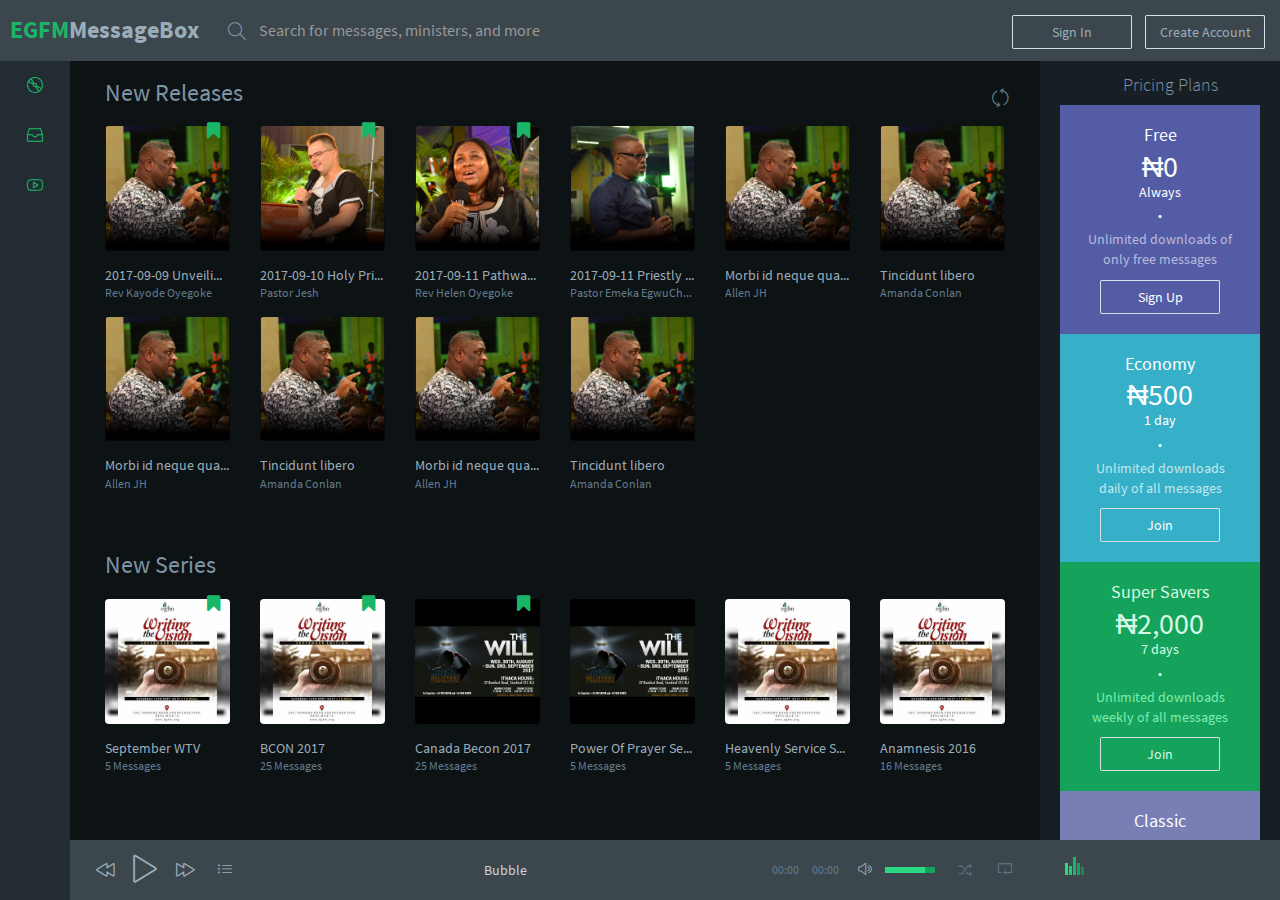
<file: index.html>
<!DOCTYPE html>
<html lang="en" class="app">

<head>
  <meta charset="utf-8" />
  <title>Musik | Web Application</title>
  <meta name="description" content="app, web app, responsive, admin dashboard, admin, flat, flat ui, ui kit, off screen nav"
  />
  <meta name="viewport" content="width=device-width, initial-scale=1, maximum-scale=1" />
  <link rel="stylesheet" href="js/jPlayer/jplayer.flat.css" type="text/css" />
  <link rel="stylesheet" href="css/bootstrap.css" type="text/css" />
  <link rel="stylesheet" href="css/animate.css" type="text/css" />
  <link rel="stylesheet" href="css/eomp.css" type="text/css" />
  <link rel="stylesheet" href="css/font-awesome.min.css" type="text/css" />
  <link rel="stylesheet" href="css/simple-line-icons.css" type="text/css" />
  <link rel="stylesheet" href="css/font.css" type="text/css" />
  <link rel="stylesheet" href="css/app.css" type="text/css" />
  <!--[if lt IE 9]>
    <script src="js/ie/html5shiv.js"></script>
    <script src="js/ie/respond.min.js"></script>
    <script src="js/ie/excanvas.js"></script>
  <![endif]-->
</head>

<body class="">
  <section class="vbox">
    <header class="bg-black lter header header-md navbar navbar-fixed-top-xs">
    
      <form class="navbar-form navbar-left input-s-xl m-t m-l-n-xs hidden-xs" role="search">

        <div class="form-group block">
          <div class="input-group">
            <a class=" input-group-btn" href="index.html">
      <span class="h3 font-bold text-success">EGFM</span>
      <span class="h3 font-bold ">MessageBox</span>
      </a>
            <span class="input-group-btn">
                <button type="submit" class="btn btn-lg bg-empty btn-icon rounded m-t-xs m-l" style="
                padding: 0px;
            "><i class="icon-magnifier"></i></button>
            </span>
            <input type="text" class="form-control input-sm no-border rounded bg-empty text-md text-white p-l-0" placeholder="Search for messages, ministers, and more">
          </div>
        </div>
      </form>
      <div class="navbar-right ">
          <a href="signin.html" class="btn btn-s-md m-t btn-transparent">Sign In</a>
          <a href="signup.html" class="btn btn-s-md m-t m-l-sm m-r btn-transparent">Create Account</a>
          
      </div>
    </header>
    <section>
      <section class="hbox stretch">
        <!-- .aside -->
        <aside class="bg-black bg nav-xs aside hidden-print" id="nav">
          <section class="vbox">
            <section class="w-f-md scrollable">
              <div class="slim-scroll" data-height="auto" data-disable-fade-out="true" data-distance="0" data-size="10px" data-railOpacity="0.2">



                <!-- nav -->
                <nav class="nav-primary hidden-xs">
                  <ul class="nav bg clearfix">
                    <li class="hidden-nav-xs padder m-t m-b-sm text-xs text-muted">
                      Discover
                    </li>
                    <li>
                      <a href="index.html">
                        <i class="icon-disc icon text-success"></i>
                        <span class="font-bold">New Releases</span>
                      </a>
                    </li>
                    <li>
                      <a href="genres.html">
                        <i class="icon-drawer icon text-success"></i>
                        <span class="font-bold">New Series</span>
                      </a>
                    </li>
                    <li>
                      <a href="video.html" data-target="#content" data-el="#bjax-el" data-replace="true">
                        <i class="icon-social-youtube icon  text-success"></i>
                        <span class="font-bold">Pricing Plans</span>
                      </a>
                    </li>
                    <li class="m-b hidden-nav-xs"></li>
                  </ul>
                  <ul class="nav" data-ride="collapse">
                    <li class="hidden-nav-xs padder m-t m-b-sm text-xs text-muted">
                      Subscription Plans
                    </li>

                  </ul>
                </nav>
                <!-- / nav -->
              </div>
            </section>

            <footer class="footer hidden-xs no-padder text-center-nav-xs">
              <div class="bg hidden-xs ">

              </div>
            </footer>
          </section>
        </aside>
        <!-- /.aside -->
        <section id="content">
          <section class="hbox stretch">
            <section>
              <section class="vbox bg-black dker">
                <section class="scrollable padder-lg w-f-md" id="bjax-target">
                  <a href="#" class="pull-right text-muted m-t-lg" data-toggle="class:fa-spin"><i class="icon-refresh i-lg  inline" id="refresh"></i></a>
                  <h3 class="font-normal m-b-md m-t-md" style="margin-left: 5px;">New Releases </h3>
                  <div class="row row-sm">
                    <div class="col-xs-6 col-sm-4 col-md-3 col-lg-2">
                      <div class="item">
                        <div class="pos-rlt w-90p ">
                          <div class="item-overlay opacity animated fadeInUp r r-2x bg-black">

                            <div class="center text-center m-t-n">
                              <a href="#" data-toggle="class">
                                <i class="icon-control-play i-2x text"></i>
                                <i class="icon-control-pause i-2x text-active"></i>                                
                              </a>
                            </div>
                            <div class="bottom padder m-b-sm">
                              <a href="#" class="pull-right">
                                    <i class="icon-cloud-download"></i>
                                  </a>
                              <a href="#">
                                    <span class="text-ellipsis text-xs">Free</span>
                                  </a>
                            </div>
                          </div>
                          <div class="top">
                            <span class="pull-right m-t-n-xs m-r-sm text-success">
                                    <i class="fa fa-bookmark i-lg"></i>
                                  </span>
                          </div>
                          <a href="#"><img src="images/a2.png" alt="" class="r r-2x img-full"></a>
                        </div>
                        <div class="padder-v">
                          <a href="#" class="text-ellipsis">2017-09-09 Unveiling The Mysteries Of God</a>
                          <a href="#" class="text-ellipsis text-xs text-muted">Rev Kayode Oyegoke</a>
                        </div>
                      </div>
                    </div>
                    <div class="col-xs-6 col-sm-4 col-md-3 col-lg-2">
                      <div class="item">
                        <div class="pos-rlt w-90p">
                          <div class="item-overlay opacity animated fadeInUp r r-2x bg-black">

                            <div class="center text-center m-t-n">
                              <a href="#"><i class="icon-control-play i-2x"></i></a>
                            </div>
                            <div class="bottom padder m-b-sm">
                              <a href="#" class="pull-right">
                                             <i class="icon-cloud-download"></i>
                                           </a>
                              <a href="#">
                                             <span class="text-ellipsis text-xs">Paid</span>
                                           </a>
                            </div>
                          </div>
                          <div class="top">
                            <span class="pull-right m-t-n-xs m-r-sm text-success">
                                  <i class="fa fa-bookmark i-lg"></i>
                                </span>
                          </div>
                          <a href="#"><img src="images/a0.png" alt="" class="r r-2x img-full"></a>
                        </div>
                        <div class="padder-v">
                          <a href="#" class="text-ellipsis">2017-09-10 Holy Priesthood</a>
                          <a href="#" class="text-ellipsis text-xs text-muted">Pastor Jesh</a>
                        </div>
                      </div>
                    </div>
                    <div class="clearfix visible-xs"></div>
                    <div class="col-xs-6 col-sm-4 col-md-3 col-lg-2">
                      <div class="item">
                        <div class="pos-rlt w-90p">
                          <div class="item-overlay opacity animated fadeInUp r r-2x bg-black">

                            <div class="center text-center m-t-n">
                              <a href="#"><i class="icon-control-play i-2x"></i></a>
                            </div>
                            <div class="bottom padder m-b-sm">
                              <a href="#" class="pull-right">
                                             <i class="icon-cloud-download"></i>
                                           </a>
                              <a href="#">
                                             <span class="text-ellipsis text-xs">Free</span>
                                           </a>
                            </div>
                          </div>
                          <div class="top">
                            <span class="pull-right m-t-n-xs m-r-sm text-success">
                                    <i class="fa fa-bookmark i-lg"></i>
                                  </span>
                          </div>
                          <a href="#"><img src="images/a1.png" alt="" class="r r-2x img-full"></a>
                        </div>
                        <div class="padder-v">
                          <a href="#" class="text-ellipsis">2017-09-11 Pathway Unto Righteousness</a>
                          <a href="#" class="text-ellipsis text-xs text-muted">Rev Helen Oyegoke</a>
                        </div>
                      </div>
                    </div>
                    <div class="col-xs-6 col-sm-4 col-md-3 col-lg-2">
                      <div class="item">
                        <div class="pos-rlt w-90p">
                          <div class="item-overlay opacity animated fadeInUp r r-2x bg-black">

                            <div class="center text-center m-t-n">
                              <a href="#"><i class="icon-control-play i-2x"></i></a>
                            </div>
                            <div class="bottom padder m-b-sm">
                              <a href="#" class="pull-right">
                                             <i class="icon-cloud-download"></i>
                                           </a>
                              <a href="#">
                                             <span class="text-ellipsis text-xs">Paid</span>
                                           </a>
                            </div>
                          </div>
                          <a href="#"><img src="images/a3.png" alt="" class="r r-2x img-full"></a>
                        </div>
                        <div class="padder-v">
                          <a href="#" class="text-ellipsis">2017-09-11 Priestly Service 1</a>
                          <a href="#" class="text-ellipsis text-xs text-muted">Pastor Emeka EgwuChukwu</a>
                        </div>
                      </div>
                    </div>
                    <div class="clearfix visible-xs"></div>
                    <div class="col-xs-6 col-sm-4 col-md-3 col-lg-2">
                      <div class="item">
                        <div class="pos-rlt w-90p">
                          <div class="item-overlay opacity animated fadeInUp r r-2x bg-black">

                            <div class="center text-center m-t-n">
                              <a href="#"><i class="icon-control-play i-2x"></i></a>
                            </div>
                            <div class="bottom padder m-b-sm">
                              <a href="#" class="pull-right">
                                             <i class="icon-cloud-download"></i>
                                           </a>
                              <a href="#">
                                             <span class="text-ellipsis text-xs">Free</span>
                                           </a>
                            </div>
                          </div>
                          <a href="#"><img src="images/a2.png" alt="" class="r r-2x img-full"></a>
                        </div>
                        <div class="padder-v">
                          <a href="#" class="text-ellipsis">Morbi id neque quam liquam sollicitudin</a>
                          <a href="#" class="text-ellipsis text-xs text-muted">Allen JH</a>
                        </div>
                      </div>
                    </div>
                    <div class="col-xs-6 col-sm-4 col-md-3 col-lg-2">
                      <div class="item">
                        <div class="pos-rlt w-90p">
                          <div class="item-overlay opacity animated fadeInUp r r-2x bg-black">

                            <div class="center text-center m-t-n">
                              <a href="#"><i class="icon-control-play i-2x"></i></a>
                            </div>
                            <div class="bottom padder m-b-sm">
                              <a href="#" class="pull-right">
                                             <i class="icon-cloud-download"></i>
                                           </a>
                              <a href="#">
                                             <span class="text-ellipsis text-xs">Paid</span>
                                           </a>
                            </div>
                          </div>
                          <a href="#"><img src="images/a2.png" alt="" class="r r-2x img-full"></a>
                        </div>
                        <div class="padder-v">
                          <a href="#" class="text-ellipsis">Tincidunt libero</a>
                          <a href="#" class="text-ellipsis text-xs text-muted">Amanda Conlan</a>
                        </div>
                      </div>
                    </div>
                    <div class="clearfix visible-xs"></div>
                    <div class="col-xs-6 col-sm-4 col-md-3 col-lg-2">
                      <div class="item">
                        <div class="pos-rlt w-90p">
                          <div class="item-overlay opacity animated fadeInUp r r-2x bg-black">

                            <div class="center text-center m-t-n">
                              <a href="#"><i class="icon-control-play i-2x"></i></a>
                            </div>
                            <div class="bottom padder m-b-sm">
                              <a href="#" class="pull-right">
                                             <i class="icon-cloud-download"></i>
                                           </a>
                              <a href="#">
                                             <span class="text-ellipsis text-xs">Free</span>
                                           </a>
                            </div>
                          </div>
                          <a href="#"><img src="images/a2.png" alt="" class="r r-2x img-full"></a>
                        </div>
                        <div class="padder-v">
                          <a href="#" class="text-ellipsis">Morbi id neque quam liquam sollicitudin</a>
                          <a href="#" class="text-ellipsis text-xs text-muted">Allen JH</a>
                        </div>
                      </div>
                    </div>
                    <div class="col-xs-6 col-sm-4 col-md-3 col-lg-2">
                      <div class="item">
                        <div class="pos-rlt w-90p">
                          <div class="item-overlay opacity animated fadeInUp r r-2x bg-black">

                            <div class="center text-center m-t-n">
                              <a href="#"><i class="icon-control-play i-2x"></i></a>
                            </div>
                            <div class="bottom padder m-b-sm">
                              <a href="#" class="pull-right">
                                             <i class="icon-cloud-download"></i>
                                           </a>
                              <a href="#">
                                             <span class="text-ellipsis text-xs">Paid</span>
                                           </a>
                            </div>
                          </div>
                          <a href="#"><img src="images/a2.png" alt="" class="r r-2x img-full"></a>
                        </div>
                        <div class="padder-v">
                          <a href="#" class="text-ellipsis">Tincidunt libero</a>
                          <a href="#" class="text-ellipsis text-xs text-muted">Amanda Conlan</a>
                        </div>
                      </div>
                    </div>
                    <div class="clearfix visible-xs"></div>
                    <div class="col-xs-6 col-sm-4 col-md-3 col-lg-2">
                      <div class="item">
                        <div class="pos-rlt w-90p">
                          <div class="item-overlay opacity animated fadeInUp r r-2x bg-black">

                            <div class="center text-center m-t-n">
                              <a href="#"><i class="icon-control-play i-2x"></i></a>
                            </div>
                            <div class="bottom padder m-b-sm">
                              <a href="#" class="pull-right">
                                             <i class="icon-cloud-download"></i>
                                           </a>
                              <a href="#">
                                             <span class="text-ellipsis text-xs">Free</span>
                                           </a>
                            </div>
                          </div>
                          <a href="#"><img src="images/a2.png" alt="" class="r r-2x img-full"></a>
                        </div>
                        <div class="padder-v">
                          <a href="#" class="text-ellipsis">Morbi id neque quam liquam sollicitudin</a>
                          <a href="#" class="text-ellipsis text-xs text-muted">Allen JH</a>
                        </div>
                      </div>
                    </div>
                    <div class="col-xs-6 col-sm-4 col-md-3 col-lg-2">
                      <div class="item">
                        <div class="pos-rlt w-90p">
                          <div class="item-overlay opacity animated fadeInUp r r-2x bg-black">

                            <div class="center text-center m-t-n">
                              <a href="#"><i class="icon-control-play i-2x"></i></a>
                            </div>
                            <div class="bottom padder m-b-sm">
                              <a href="#" class="pull-right">
                                             <i class="icon-cloud-download"></i>
                                           </a>
                              <a href="#">
                                             <span class="text-ellipsis text-xs">Free</span>
                                           </a>
                            </div>
                          </div>
                          <a href="#"><img src="images/a2.png" alt="" class="r r-2x img-full"></a>
                        </div>
                        <div class="padder-v">
                          <a href="#" class="text-ellipsis">Tincidunt libero</a>
                          <a href="#" class="text-ellipsis text-xs text-muted">Amanda Conlan</a>
                        </div>
                      </div>
                    </div>
                    <div class="clearfix visible-xs"></div>

                  </div>
                  <div class="row m-t">
                    <div class="col-md-12">
                      <h3 class="font-normal m-b-md m-t-lg " style="margin-left: 5px;">New Series </h3>
                      <div class="row row-sm">
                        <div class="col-xs-6 col-sm-4 col-md-3 col-lg-2">
                          <div class="item">
                            <div class="pos-rlt w-90p">
                              <div class="item-overlay opacity animated fadeInUp r r-2x bg-black">

                                <div class="center text-center m-t-n">
                                    <a href="#"><i class="icon-cloud-download i-2x"></i></a>
                                    
                                </div>
                              </div>
                              <div class="top">
                                <span class="pull-right m-t-n-xs m-r-sm text-success">
                                          <i class="fa fa-bookmark i-lg"></i>
                                        </span>
                              </div>
                              <a href="#"><img src="images/s0.jpeg" alt="" class="r r-2x img-full"></a>
                            </div>
                            <div class="padder-v">
                              <a href="#" class="text-ellipsis">September WTV</a>
                              <a href="#" class="text-ellipsis text-xs text-muted">5 Messages</a>                              
                              
                            </div>
                          </div>
                        </div>
                        <div class="col-xs-6 col-sm-4 col-md-3 col-lg-2">
                          <div class="item">
                            <div class="pos-rlt w-90p">
                              <div class="item-overlay opacity animated fadeInUp r r-2x bg-black">

                                <div class="center text-center m-t-n">
                                    <a href="#"><i class="icon-cloud-download i-2x"></i></a>
                                  </div>
                              </div>
                              <div class="top">
                                <span class="pull-right m-t-n-xs m-r-sm text-success">
                                        <i class="fa fa-bookmark i-lg"></i>
                                      </span>
                              </div>
                              <a href="#"><img src="images/s0.jpeg" alt="" class="r r-2x img-full"></a>
                            </div>
                            <div class="padder-v">
                              <a href="#" class="text-ellipsis">BCON 2017</a>
                              <a href="#" class="text-ellipsis text-xs text-muted">25 Messages</a>                              
                            </div>
                          </div>
                        </div>
                        <div class="clearfix visible-xs"></div>
                        <div class="col-xs-6 col-sm-4 col-md-3 col-lg-2">
                          <div class="item">
                            <div class="pos-rlt w-90p">
                              <div class="item-overlay opacity animated fadeInUp r r-2x bg-black">

                                <div class="center text-center m-t-n">
                                    <a href="#"><i class="icon-cloud-download i-2x"></i></a>
                                  </div>
                              </div>
                              <div class="top">
                                <span class="pull-right m-t-n-xs m-r-sm text-success">
                                          <i class="fa fa-bookmark i-lg"></i>
                                        </span>
                              </div>
                              <a href="#"><img src="images/s1.jpeg" alt="" class="r r-2x img-full"></a>
                            </div>
                            <div class="padder-v">
                              <a href="#" class="text-ellipsis">Canada Becon 2017</a>
                              <a href="#" class="text-ellipsis text-xs text-muted">25 Messages</a>
                            </div>
                          </div>
                        </div>
                        <div class="col-xs-6 col-sm-4 col-md-3 col-lg-2">
                          <div class="item">
                            <div class="pos-rlt w-90p">
                              <div class="item-overlay opacity animated fadeInUp r r-2x bg-black">

                                <div class="center text-center m-t-n">
                                  <a href="#"><i class="icon-cloud-download i-2x"></i></a>
                                </div>
                              </div>
                              <a href="#"><img src="images/s1.jpeg" alt="" class="r r-2x img-full"></a>
                            </div>
                            <div class="padder-v">
                                <a href="#" class="text-ellipsis">Power Of Prayer Series</a>
                                <a href="#" class="text-ellipsis text-xs text-muted">5 Messages</a>
                            </div>
                          </div>
                        </div>
                        <div class="clearfix visible-xs"></div>
                        <div class="col-xs-6 col-sm-4 col-md-3 col-lg-2">
                          <div class="item">
                            <div class="pos-rlt w-90p">
                              <div class="item-overlay opacity animated fadeInUp r r-2x bg-black">

                                <div class="center text-center m-t-n">
                                    <a href="#"><i class="icon-cloud-download i-2x"></i></a>
                                  </div>
                              </div>
                              <a href="#"><img src="images/s0.jpeg" alt="" class="r r-2x img-full"></a>
                            </div>
                            <div class="padder-v">
                                <a href="#" class="text-ellipsis">Heavenly Service Series</a>
                                <a href="#" class="text-ellipsis text-xs text-muted">5 Messages</a>
                            </div>
                          </div>
                        </div>
                        <div class="col-xs-6 col-sm-4 col-md-3 col-lg-2">
                          <div class="item">
                            <div class="pos-rlt w-90p">
                              <div class="item-overlay opacity animated fadeInUp r r-2x bg-black">

                                <div class="center text-center m-t-n">
                                    <a href="#"><i class="icon-cloud-download i-2x"></i></a>
                                  </div>
                              </div>
                              <a href="#"><img src="images/s0.jpeg" alt="" class="r r-2x img-full"></a>
                            </div>
                            <div class="padder-v">
                                <a href="#" class="text-ellipsis">Anamnesis 2016</a>
                                <a href="#" class="text-ellipsis text-xs text-muted">16 Messages</a>
                            </div>
                          </div>
                        </div>
                        <div class="clearfix visible-xs"></div>

                      </div>
                    </div>
                  </div>
                 
                </section>
                <footer class="footer bg-dark lter">
                  <div id="jp_container_N">
                    <div class="jp-type-playlist">
                      <div id="jplayer_N" class="jp-jplayer hide"></div>
                      <div class="jp-gui">
                        <div class="jp-video-play hide">
                          <a class="jp-video-play-icon">play</a>
                        </div>
                        <div class="jp-interface">
                          <div class="jp-controls">
                            <div><a class="jp-previous"><i class="icon-control-rewind i-lg"></i></a></div>
                            <div>
                              <a class="jp-play"><i class="icon-control-play i-2x"></i></a>
                              <a class="jp-pause hid"><i class="icon-control-pause i-2x"></i></a>
                            </div>
                            <div><a class="jp-next"><i class="icon-control-forward i-lg"></i></a></div>
                            <div class="hide"><a class="jp-stop"><i class="fa fa-stop"></i></a></div>
                            <div><a class="" data-toggle="dropdown" data-target="#playlist"><i class="icon-list"></i></a></div>
                            <div class="jp-progress hidden-xs">
                              <div class="jp-seek-bar lter">
                                <div class="jp-play-bar bg-success">
                                </div>
                                <div class="jp-title text-lt">
                                  <ul>
                                    <li></li>
                                  </ul>
                                </div>
                              </div>
                            </div>
                            <div class="hidden-xs hidden-sm jp-current-time text-xs text-muted"></div>
                            <div class="hidden-xs hidden-sm jp-duration text-xs text-muted"></div>
                            <div class="hidden-xs hidden-sm">
                              <a class="jp-mute" title="mute"><i class="icon-volume-2"></i></a>
                              <a class="jp-unmute hid" title="unmute"><i class="icon-volume-off"></i></a>
                            </div>
                            <div class="hidden-xs hidden-sm jp-volume bg-success bg-empty">
                              <div class="jp-volume-bar dk">
                                <div class="jp-volume-bar-value lter"></div>
                              </div>
                            </div>
                            <div>
                              <a class="jp-shuffle" title="shuffle"><i class="icon-shuffle text-muted"></i></a>
                              <a class="jp-shuffle-off hid" title="shuffle off"><i class="icon-shuffle text-lt"></i></a>
                            </div>
                            <div>
                              <a class="jp-repeat" title="repeat"><i class="icon-loop text-muted"></i></a>
                              <a class="jp-repeat-off hid" title="repeat off"><i class="icon-loop text-lt"></i></a>
                            </div>
                            <div class="hide">
                              <a class="jp-full-screen" title="full screen"><i class="fa fa-expand"></i></a>
                              <a class="jp-restore-screen" title="restore screen"><i class="fa fa-compress text-lt"></i></a>
                            </div>
                          </div>
                        </div>
                      </div>
                      <div class="jp-playlist dropup" id="playlist">
                        <ul class="dropdown-menu aside-xl dker">
                          <!-- The method Playlist.displayPlaylist() uses this unordered list -->
                          <li class="list-group-item"></li>
                        </ul>
                      </div>
                      <div class="jp-no-solution hide">
                        <span>Update Required</span> To play the media you will need to either update your browser to a recent
                        version or update your <a href="http://get.adobe.com/flashplayer/" target="_blank">Flash plugin</a>.
                      </div>
                    </div>
                  </div>
                </footer>
              </section>
            </section>
            <!-- side content -->
            <aside class="aside-md bg-black dk" id="sidebar">
              <section class="vbox animated fadeInRight">
                <section class="w-f-md scrollable hover">
                  <h4 class="font-thin m-l-md m-t text-center">Pricing Plans</h4>
                  <div class="col-md-12">
                    
                    <div class="row row-sm">
                      <div class="col-sm-12">
                        <div class="bg-primary wrapper-md  text-center ">
                          <a href="#">
                            <span class="h4 m-b-xs block">Free</span>
                            <span class="h2  block">₦0</span>
                            <span class="block m-b-xs">Always</span>    
                            <div class="text-sm block m-b-xs">•</div>         
                            <span class="text-muted">Unlimited downloads of only free messages</span>
                            </a><a href="#" class="btn btn-s-md m-t-sm btn-transparent">Sign Up</a>
                          
                        </div>
                      </div>
                      <div class="col-sm-12">
                        <div class="bg-info dk wrapper-md  text-center">
                          <a href="#">
                          <span class="h4 m-b-xs block">Economy</span>
                          <span class="h2  block">₦500</span>
                          <span class="block m-b-xs">1 day</span>    
                          <div class="text-sm block m-b-xs">•</div>                        
                          <span class="text-muted">Unlimited downloads daily of all messages</span>
                          </a><a href="#" class="btn btn-s-md m-t-sm btn-transparent">Join</a>
                          
                        
                        </div>
                      </div>
                      <div class="col-sm-12 ">
                        <div class="bg-success dk wrapper-md  text-center">
                          <a href="#">
                          <span class="h4 m-b-xs block">Super Savers</span>
                          <span class="h2  block">₦2,000</span>
                          <span class="block m-b-xs">7 days</span>    
                          <div class="text-sm block m-b-xs">•</div>     
                          <span class="text-muted">Unlimited downloads weekly of all messages</span>
                          </a><a href="#" class="btn btn-s-md m-t-sm btn-transparent">Join</a>
                          
                        
                        </div>
                      </div>
                      <div class="col-sm-12">
                        <div class="bg-primary lter wrapper-md  text-center">
                          <a href="#">
                            <span class="h4 m-b-xs block">Classic</span>
                            <span class="h2  block">₦10,000</span>
                            <span class="block m-b-xs">30 days</span>    
                            <div class="text-sm block m-b-xs">•</div>    
                            <span class="text-muted">Unlimited downloads monthly of all messages</span>
                            </a><a href="#" class="btn btn-s-md m-t-sm btn-transparent">Join</a>
                            
                          
                        </div>
                      </div>
                    </div>
                  </div>
                </section>
                <footer class="footer footer-md bg-black lter">
                  <span class="musicbar bg-success bg-empty inline m-l-sm m-t" style="width:20px;height:20px">
                        <span class="bar1 a1  lter"></span>
                  <span class="bar2 a2  lt"></span>
                  <span class="bar3 a3 bg"></span>
                  <span class="bar4 a4 dk"></span>
                  <span class="bar5 a5 dker"></span>
                  </span>
                </footer>
              </section>
            </aside>
            <!-- / side content -->
          </section>
          <a href="#" class="hide nav-off-screen-block" data-toggle="class:nav-off-screen,open" data-target="#nav,html"></a>
        </section>
      </section>
    </section>
  </section>
  <script src="js/jquery.min.js"></script>
  <!-- Bootstrap -->
  <script src="js/bootstrap.js"></script>
  <!-- App -->
  <script src="js/app.js"></script>
  <script src="js/slimscroll/jquery.slimscroll.min.js"></script>
  <script src="js/app.plugin.js"></script>
  <script type="text/javascript" src="js/jPlayer/jquery.jplayer.min.js"></script>
  <script type="text/javascript" src="js/jPlayer/add-on/jplayer.playlist.min.js"></script>
  <script type="text/javascript" src="js/jPlayer/demo.js"></script>
</body>

</html>
</file>
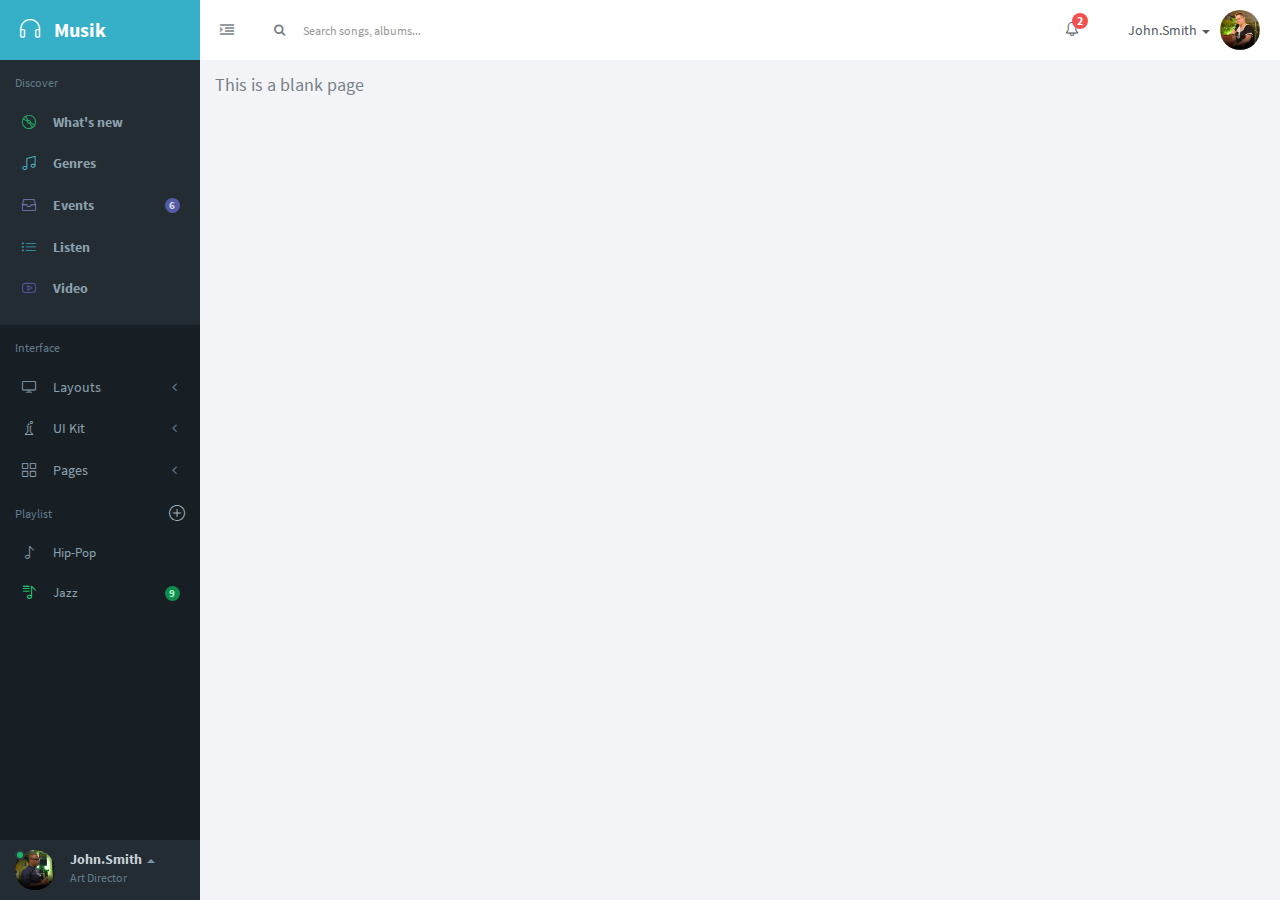
<file: blank.html>
<!DOCTYPE html>
<html lang="en" class="app">
<head>  
  <meta charset="utf-8" />
  <title>Musik | Web Application</title>
  <meta name="description" content="app, web app, responsive, admin dashboard, admin, flat, flat ui, ui kit, off screen nav" />
  <meta name="viewport" content="width=device-width, initial-scale=1, maximum-scale=1" />
  <link rel="stylesheet" href="js/jPlayer/jplayer.flat.css" type="text/css" />
  <link rel="stylesheet" href="css/bootstrap.css" type="text/css" />
  <link rel="stylesheet" href="css/animate.css" type="text/css" />
  <link rel="stylesheet" href="css/font-awesome.min.css" type="text/css" />
  <link rel="stylesheet" href="css/simple-line-icons.css" type="text/css" />
  <link rel="stylesheet" href="css/font.css" type="text/css" />
  <link rel="stylesheet" href="css/app.css" type="text/css" />  
    <!--[if lt IE 9]>
    <script src="js/ie/html5shiv.js"></script>
    <script src="js/ie/respond.min.js"></script>
    <script src="js/ie/excanvas.js"></script>
  <![endif]-->
</head>
<body class="">
  <section class="vbox">
    <header class="bg-white-only header header-md navbar navbar-fixed-top-xs">
      <div class="navbar-header aside bg-info dk">
        <a class="btn btn-link visible-xs" data-toggle="class:nav-off-screen,open" data-target="#nav,html">
          <i class="icon-list"></i>
        </a>
        <a href="index.html" class="navbar-brand text-lt">
          <i class="icon-earphones"></i>
          <img src="images/logo.png" alt="." class="hide">
          <span class="hidden-nav-xs m-l-sm">Musik</span>
        </a>
        <a class="btn btn-link visible-xs" data-toggle="dropdown" data-target=".user">
          <i class="icon-settings"></i>
        </a>
      </div>      <ul class="nav navbar-nav hidden-xs">
        <li>
          <a href="#nav,.navbar-header" data-toggle="class:nav-xs,nav-xs" class="text-muted">
            <i class="fa fa-indent text"></i>
            <i class="fa fa-dedent text-active"></i>
          </a>
        </li>
      </ul>
      <form class="navbar-form navbar-left input-s-lg m-t m-l-n-xs hidden-xs" role="search">
        <div class="form-group">
          <div class="input-group">
            <span class="input-group-btn">
              <button type="submit" class="btn btn-sm bg-white btn-icon rounded"><i class="fa fa-search"></i></button>
            </span>
            <input type="text" class="form-control input-sm no-border rounded" placeholder="Search songs, albums...">
          </div>
        </div>
      </form>
      <div class="navbar-right ">
        <ul class="nav navbar-nav m-n hidden-xs nav-user user">
          <li class="hidden-xs">
            <a href="#" class="dropdown-toggle lt" data-toggle="dropdown">
              <i class="icon-bell"></i>
              <span class="badge badge-sm up bg-danger count">2</span>
            </a>
            <section class="dropdown-menu aside-xl animated fadeInUp">
              <section class="panel bg-white">
                <div class="panel-heading b-light bg-light">
                  <strong>You have <span class="count">2</span> notifications</strong>
                </div>
                <div class="list-group list-group-alt">
                  <a href="#" class="media list-group-item">
                    <span class="pull-left thumb-sm">
                      <img src="images/a0.png" alt="..." class="img-circle">
                    </span>
                    <span class="media-body block m-b-none">
                      Use awesome animate.css<br>
                      <small class="text-muted">10 minutes ago</small>
                    </span>
                  </a>
                  <a href="#" class="media list-group-item">
                    <span class="media-body block m-b-none">
                      1.0 initial released<br>
                      <small class="text-muted">1 hour ago</small>
                    </span>
                  </a>
                </div>
                <div class="panel-footer text-sm">
                  <a href="#" class="pull-right"><i class="fa fa-cog"></i></a>
                  <a href="#notes" data-toggle="class:show animated fadeInRight">See all the notifications</a>
                </div>
              </section>
            </section>
          </li>
          <li class="dropdown">
            <a href="#" class="dropdown-toggle bg clear" data-toggle="dropdown">
              <span class="thumb-sm avatar pull-right m-t-n-sm m-b-n-sm m-l-sm">
                <img src="images/a0.png" alt="...">
              </span>
              John.Smith <b class="caret"></b>
            </a>
            <ul class="dropdown-menu animated fadeInRight">            
              <li>
                <span class="arrow top"></span>
                <a href="#">Settings</a>
              </li>
              <li>
                <a href="profile.html">Profile</a>
              </li>
              <li>
                <a href="#">
                  <span class="badge bg-danger pull-right">3</span>
                  Notifications
                </a>
              </li>
              <li>
                <a href="docs.html">Help</a>
              </li>
              <li class="divider"></li>
              <li>
                <a href="modal.lockme.html" data-toggle="ajaxModal" >Logout</a>
              </li>
            </ul>
          </li>
        </ul>
      </div>      
    </header>
    <section>
      <section class="hbox stretch">
        <!-- .aside -->
        <aside class="bg-black dk aside hidden-print" id="nav">          
          <section class="vbox">
            <section class="w-f-md scrollable">
              <div class="slim-scroll" data-height="auto" data-disable-fade-out="true" data-distance="0" data-size="10px" data-railOpacity="0.2">
                


                <!-- nav -->                 
                <nav class="nav-primary hidden-xs">
                  <ul class="nav bg clearfix">
                    <li class="hidden-nav-xs padder m-t m-b-sm text-xs text-muted">
                      Discover
                    </li>
                    <li>
                      <a href="index.html">
                        <i class="icon-disc icon text-success"></i>
                        <span class="font-bold">What's new</span>
                      </a>
                    </li>
                    <li>
                      <a href="genres.html">
                        <i class="icon-music-tone-alt icon text-info"></i>
                        <span class="font-bold">Genres</span>
                      </a>
                    </li>
                    <li>
                      <a href="events.html">
                        <i class="icon-drawer icon text-primary-lter"></i>
                        <b class="badge bg-primary pull-right">6</b>
                        <span class="font-bold">Events</span>
                      </a>
                    </li>
                    <li>
                      <a href="listen.html">
                        <i class="icon-list icon  text-info-dker"></i>
                        <span class="font-bold">Listen</span>
                      </a>
                    </li>
                    <li>
                      <a href="video.html" data-target="#content" data-el="#bjax-el" data-replace="true">
                        <i class="icon-social-youtube icon  text-primary"></i>
                        <span class="font-bold">Video</span>
                      </a>
                    </li>
                    <li class="m-b hidden-nav-xs"></li>
                  </ul>
                  <ul class="nav" data-ride="collapse">
                    <li class="hidden-nav-xs padder m-t m-b-sm text-xs text-muted">
                      Interface
                    </li>
                    <li >
                      <a href="#" class="auto">
                        <span class="pull-right text-muted">
                          <i class="fa fa-angle-left text"></i>
                          <i class="fa fa-angle-down text-active"></i>
                        </span>
                        <i class="icon-screen-desktop icon">
                        </i>
                        <span>Layouts</span>
                      </a>
                      <ul class="nav dk text-sm">
                        <li >
                          <a href="layout-color.html" class="auto">                                                        
                            <i class="fa fa-angle-right text-xs"></i>

                            <span>Color option</span>
                          </a>
                        </li>
                        <li >
                          <a href="layout-boxed.html" class="auto">                                                        
                            <i class="fa fa-angle-right text-xs"></i>

                            <span>Boxed layout</span>
                          </a>
                        </li>
                        <li >
                          <a href="layout-fluid.html" class="auto">                                                        
                            <i class="fa fa-angle-right text-xs"></i>

                            <span>Fluid layout</span>
                          </a>
                        </li>
                      </ul>
                    </li>
                    <li >
                      <a href="#" class="auto">
                        <span class="pull-right text-muted">
                          <i class="fa fa-angle-left text"></i>
                          <i class="fa fa-angle-down text-active"></i>
                        </span>
                        <i class="icon-chemistry icon">
                        </i>
                        <span>UI Kit</span>
                      </a>
                      <ul class="nav dk text-sm">
                        <li >
                          <a href="buttons.html" class="auto">                                                        
                            <i class="fa fa-angle-right text-xs"></i>

                            <span>Buttons</span>
                          </a>
                        </li>
                        <li >
                          <a href="icons.html" class="auto">                            
                            <b class="badge bg-info pull-right">369</b>                                                        
                            <i class="fa fa-angle-right text-xs"></i>

                            <span>Icons</span>
                          </a>
                        </li>
                        <li >
                          <a href="grid.html" class="auto">                                                        
                            <i class="fa fa-angle-right text-xs"></i>

                            <span>Grid</span>
                          </a>
                        </li>
                        <li >
                          <a href="widgets.html" class="auto">                            
                            <b class="badge bg-dark pull-right">8</b>                                                        
                            <i class="fa fa-angle-right text-xs"></i>

                            <span>Widgets</span>
                          </a>
                        </li>
                        <li >
                          <a href="components.html" class="auto">                                                        
                            <i class="fa fa-angle-right text-xs"></i>

                            <span>Components</span>
                          </a>
                        </li>
                        <li >
                          <a href="list.html" class="auto">                                                        
                            <i class="fa fa-angle-right text-xs"></i>

                            <span>List group</span>
                          </a>
                        </li>
                        <li >
                          <a href="#table" class="auto">                            
                            <span class="pull-right text-muted">
                              <i class="fa fa-angle-left text"></i>
                              <i class="fa fa-angle-down text-active"></i>
                            </span>                            
                            <i class="fa fa-angle-right text-xs"></i>

                            <span>Table</span>
                          </a>
                          <ul class="nav dker">
                            <li >
                              <a href="table-static.html">
                                <i class="fa fa-angle-right"></i>
                                <span>Table static</span>
                              </a>
                            </li>
                            <li >
                              <a href="table-datatable.html">
                                <i class="fa fa-angle-right"></i>
                                <span>Datatable</span>
                              </a>
                            </li>
                          </ul>
                        </li>
                        <li >
                          <a href="#form" class="auto">                            
                            <span class="pull-right text-muted">
                              <i class="fa fa-angle-left text"></i>
                              <i class="fa fa-angle-down text-active"></i>
                            </span>                            
                            <i class="fa fa-angle-right text-xs"></i>

                            <span>Form</span>
                          </a>
                          <ul class="nav dker">
                            <li >
                              <a href="form-elements.html">
                                <i class="fa fa-angle-right"></i>
                                <span>Form elements</span>
                              </a>
                            </li>
                            <li >
                              <a href="form-validation.html">
                                <i class="fa fa-angle-right"></i>
                                <span>Form validation</span>
                              </a>
                            </li>
                            <li >
                              <a href="form-wizard.html">
                                <i class="fa fa-angle-right"></i>
                                <span>Form wizard</span>
                              </a>
                            </li>
                          </ul>
                        </li>
                        <li >
                          <a href="chart.html" class="auto">                                                        
                            <i class="fa fa-angle-right text-xs"></i>

                            <span>Chart</span>
                          </a>
                        </li>
                        <li >
                          <a href="portlet.html" class="auto">                                                        
                            <i class="fa fa-angle-right text-xs"></i>

                            <span>Portlet</span>
                          </a>
                        </li>
                        <li >
                          <a href="timeline.html" class="auto">                                                        
                            <i class="fa fa-angle-right text-xs"></i>

                            <span>Timeline</span>
                          </a>
                        </li>
                      </ul>
                    </li>
                    <li >
                      <a href="#" class="auto">
                        <span class="pull-right text-muted">
                          <i class="fa fa-angle-left text"></i>
                          <i class="fa fa-angle-down text-active"></i>
                        </span>
                        <i class="icon-grid icon">
                        </i>
                        <span>Pages</span>
                      </a>
                      <ul class="nav dk text-sm">
                        <li >
                          <a href="profile.html" class="auto">                                                        
                            <i class="fa fa-angle-right text-xs"></i>

                            <span>Profile</span>
                          </a>
                        </li>
                        <li >
                          <a href="blog.html" class="auto">                                                        
                            <i class="fa fa-angle-right text-xs"></i>

                            <span>Blog</span>
                          </a>
                        </li>
                        <li >
                          <a href="invoice.html" class="auto">                                                        
                            <i class="fa fa-angle-right text-xs"></i>

                            <span>Invoice</span>
                          </a>
                        </li>
                        <li >
                          <a href="gmap.html" class="auto">                                                        
                            <i class="fa fa-angle-right text-xs"></i>

                            <span>Google Map</span>
                          </a>
                        </li>
                        <li >
                          <a href="jvectormap.html" class="auto">                                                        
                            <i class="fa fa-angle-right text-xs"></i>

                            <span>Vector Map</span>
                          </a>
                        </li>
                        <li >
                          <a href="signin.html" class="auto">                                                        
                            <i class="fa fa-angle-right text-xs"></i>

                            <span>Signin</span>
                          </a>
                        </li>
                        <li >
                          <a href="signup.html" class="auto">                                                        
                            <i class="fa fa-angle-right text-xs"></i>

                            <span>Signup</span>
                          </a>
                        </li>
                        <li >
                          <a href="404.html" class="auto">                                                        
                            <i class="fa fa-angle-right text-xs"></i>

                            <span>404</span>
                          </a>
                        </li>
                      </ul>
                    </li>
                  </ul>
                  <ul class="nav text-sm">
                    <li class="hidden-nav-xs padder m-t m-b-sm text-xs text-muted">
                      <span class="pull-right"><a href="#"><i class="icon-plus i-lg"></i></a></span>
                      Playlist
                    </li>
                    <li>
                      <a href="#">
                        <i class="icon-music-tone icon"></i>
                        <span>Hip-Pop</span>
                      </a>
                    </li>
                    <li>
                      <a href="#">
                        <i class="icon-playlist icon text-success-lter"></i>
                        <b class="badge bg-success dker pull-right">9</b>
                        <span>Jazz</span>
                      </a>
                    </li>
                  </ul>
                </nav>
                <!-- / nav -->
              </div>
            </section>
            
            <footer class="footer hidden-xs no-padder text-center-nav-xs">
              <div class="bg hidden-xs ">
                  <div class="dropdown dropup wrapper-sm clearfix">
                    <a href="#" class="dropdown-toggle" data-toggle="dropdown">
                      <span class="thumb-sm avatar pull-left m-l-xs">                        
                        <img src="images/a3.png" class="dker" alt="...">
                        <i class="on b-black"></i>
                      </span>
                      <span class="hidden-nav-xs clear">
                        <span class="block m-l">
                          <strong class="font-bold text-lt">John.Smith</strong> 
                          <b class="caret"></b>
                        </span>
                        <span class="text-muted text-xs block m-l">Art Director</span>
                      </span>
                    </a>
                    <ul class="dropdown-menu animated fadeInRight aside text-left">                      
                      <li>
                        <span class="arrow bottom hidden-nav-xs"></span>
                        <a href="#">Settings</a>
                      </li>
                      <li>
                        <a href="profile.html">Profile</a>
                      </li>
                      <li>
                        <a href="#">
                          <span class="badge bg-danger pull-right">3</span>
                          Notifications
                        </a>
                      </li>
                      <li>
                        <a href="docs.html">Help</a>
                      </li>
                      <li class="divider"></li>
                      <li>
                        <a href="modal.lockme.html" data-toggle="ajaxModal" >Logout</a>
                      </li>
                    </ul>
                  </div>
                </div>            </footer>
          </section>
        </aside>
        <!-- /.aside -->
        <section id="content">
          <section class="vbox">          
            <section class="scrollable wrapper">
              <p class="h4">This is a blank page</p>
            </section>
          </section>
          <a href="#" class="hide nav-off-screen-block" data-toggle="class:nav-off-screen,open" data-target="#nav,html"></a>
        </section>
      </section>
    </section>    
  </section>
  <script src="js/jquery.min.js"></script>
  <!-- Bootstrap -->
  <script src="js/bootstrap.js"></script>
  <!-- App -->
  <script src="js/app.js"></script>  
  <script src="js/slimscroll/jquery.slimscroll.min.js"></script>
    <script src="js/app.plugin.js"></script>
  <script type="text/javascript" src="js/jPlayer/jquery.jplayer.min.js"></script>
  <script type="text/javascript" src="js/jPlayer/add-on/jplayer.playlist.min.js"></script>
  <script type="text/javascript" src="js/jPlayer/demo.js"></script>
</body>
</html>
</file>
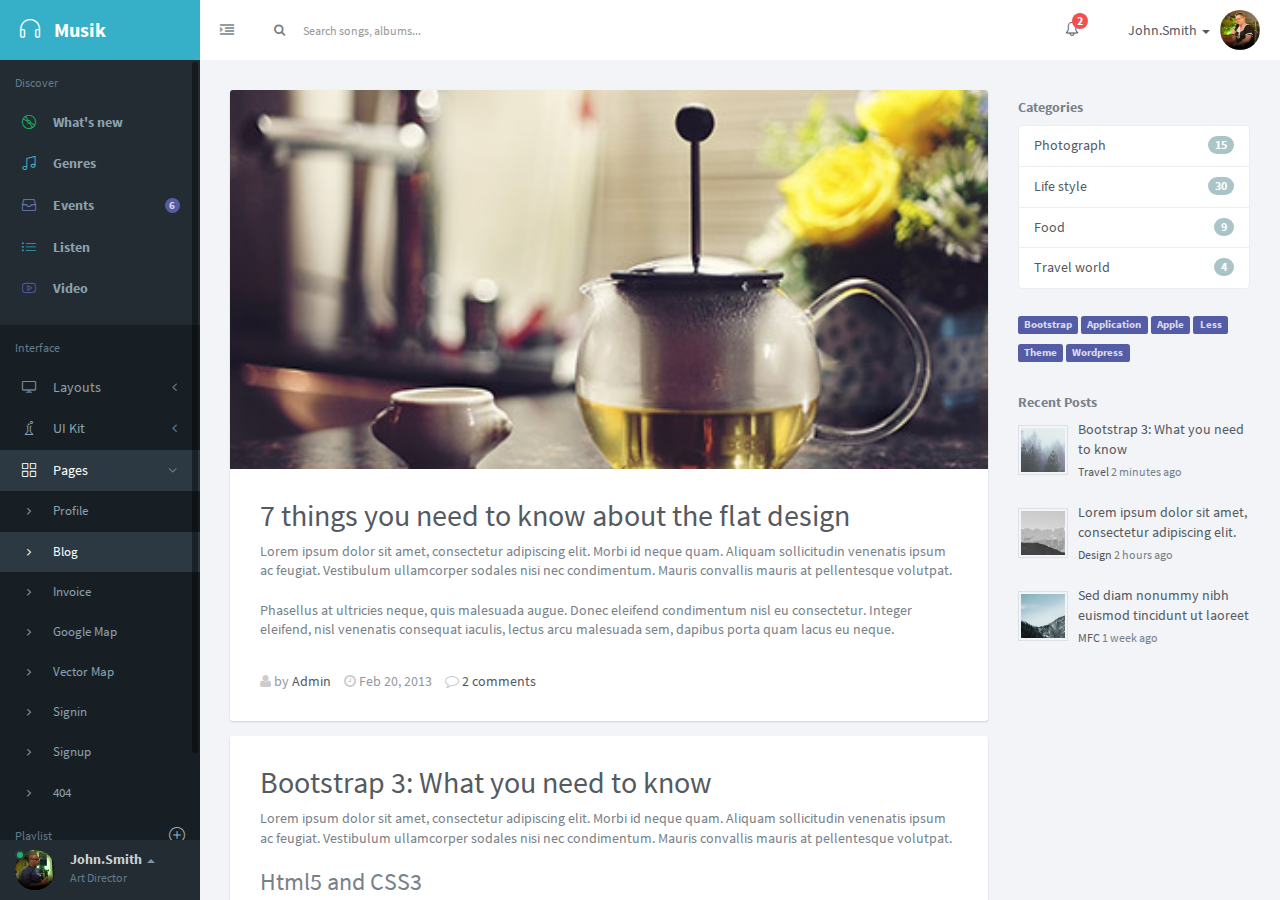
<file: blog.html>
<!DOCTYPE html>
<html lang="en" class="app">
<head>  
  <meta charset="utf-8" />
  <title>Musik | Web Application</title>
  <meta name="description" content="app, web app, responsive, admin dashboard, admin, flat, flat ui, ui kit, off screen nav" />
  <meta name="viewport" content="width=device-width, initial-scale=1, maximum-scale=1" />
  <link rel="stylesheet" href="js/jPlayer/jplayer.flat.css" type="text/css" />
  <link rel="stylesheet" href="css/bootstrap.css" type="text/css" />
  <link rel="stylesheet" href="css/animate.css" type="text/css" />
  <link rel="stylesheet" href="css/font-awesome.min.css" type="text/css" />
  <link rel="stylesheet" href="css/simple-line-icons.css" type="text/css" />
  <link rel="stylesheet" href="css/font.css" type="text/css" />
  <link rel="stylesheet" href="css/app.css" type="text/css" />  
  
  <!--[if lt IE 9]>
    <script src="js/ie/html5shiv.js"></script>
    <script src="js/ie/respond.min.js"></script>
    <script src="js/ie/excanvas.js"></script>
  <![endif]-->
</head>
<body class="">
  <section class="vbox">
    <header class="bg-white-only header header-md navbar navbar-fixed-top-xs">
      <div class="navbar-header aside bg-info dk">
        <a class="btn btn-link visible-xs" data-toggle="class:nav-off-screen,open" data-target="#nav,html">
          <i class="icon-list"></i>
        </a>
        <a href="index.html" class="navbar-brand text-lt">
          <i class="icon-earphones"></i>
          <img src="images/logo.png" alt="." class="hide">
          <span class="hidden-nav-xs m-l-sm">Musik</span>
        </a>
        <a class="btn btn-link visible-xs" data-toggle="dropdown" data-target=".user">
          <i class="icon-settings"></i>
        </a>
      </div>      <ul class="nav navbar-nav hidden-xs">
        <li>
          <a href="#nav,.navbar-header" data-toggle="class:nav-xs,nav-xs" class="text-muted">
            <i class="fa fa-indent text"></i>
            <i class="fa fa-dedent text-active"></i>
          </a>
        </li>
      </ul>
      <form class="navbar-form navbar-left input-s-lg m-t m-l-n-xs hidden-xs" role="search">
        <div class="form-group">
          <div class="input-group">
            <span class="input-group-btn">
              <button type="submit" class="btn btn-sm bg-white btn-icon rounded"><i class="fa fa-search"></i></button>
            </span>
            <input type="text" class="form-control input-sm no-border rounded" placeholder="Search songs, albums...">
          </div>
        </div>
      </form>
      <div class="navbar-right ">
        <ul class="nav navbar-nav m-n hidden-xs nav-user user">
          <li class="hidden-xs">
            <a href="#" class="dropdown-toggle lt" data-toggle="dropdown">
              <i class="icon-bell"></i>
              <span class="badge badge-sm up bg-danger count">2</span>
            </a>
            <section class="dropdown-menu aside-xl animated fadeInUp">
              <section class="panel bg-white">
                <div class="panel-heading b-light bg-light">
                  <strong>You have <span class="count">2</span> notifications</strong>
                </div>
                <div class="list-group list-group-alt">
                  <a href="#" class="media list-group-item">
                    <span class="pull-left thumb-sm">
                      <img src="images/a0.png" alt="..." class="img-circle">
                    </span>
                    <span class="media-body block m-b-none">
                      Use awesome animate.css<br>
                      <small class="text-muted">10 minutes ago</small>
                    </span>
                  </a>
                  <a href="#" class="media list-group-item">
                    <span class="media-body block m-b-none">
                      1.0 initial released<br>
                      <small class="text-muted">1 hour ago</small>
                    </span>
                  </a>
                </div>
                <div class="panel-footer text-sm">
                  <a href="#" class="pull-right"><i class="fa fa-cog"></i></a>
                  <a href="#notes" data-toggle="class:show animated fadeInRight">See all the notifications</a>
                </div>
              </section>
            </section>
          </li>
          <li class="dropdown">
            <a href="#" class="dropdown-toggle bg clear" data-toggle="dropdown">
              <span class="thumb-sm avatar pull-right m-t-n-sm m-b-n-sm m-l-sm">
                <img src="images/a0.png" alt="...">
              </span>
              John.Smith <b class="caret"></b>
            </a>
            <ul class="dropdown-menu animated fadeInRight">            
              <li>
                <span class="arrow top"></span>
                <a href="#">Settings</a>
              </li>
              <li>
                <a href="profile.html">Profile</a>
              </li>
              <li>
                <a href="#">
                  <span class="badge bg-danger pull-right">3</span>
                  Notifications
                </a>
              </li>
              <li>
                <a href="docs.html">Help</a>
              </li>
              <li class="divider"></li>
              <li>
                <a href="modal.lockme.html" data-toggle="ajaxModal" >Logout</a>
              </li>
            </ul>
          </li>
        </ul>
      </div>      
    </header>
    <section>
      <section class="hbox stretch">
        <!-- .aside -->
        <aside class="bg-black dk aside hidden-print" id="nav">          
          <section class="vbox">
            <section class="w-f-md scrollable">
              <div class="slim-scroll" data-height="auto" data-disable-fade-out="true" data-distance="0" data-size="10px" data-railOpacity="0.2">
                


                <!-- nav -->                 
                <nav class="nav-primary hidden-xs">
                  <ul class="nav bg clearfix">
                    <li class="hidden-nav-xs padder m-t m-b-sm text-xs text-muted">
                      Discover
                    </li>
                    <li>
                      <a href="index.html">
                        <i class="icon-disc icon text-success"></i>
                        <span class="font-bold">What's new</span>
                      </a>
                    </li>
                    <li>
                      <a href="genres.html">
                        <i class="icon-music-tone-alt icon text-info"></i>
                        <span class="font-bold">Genres</span>
                      </a>
                    </li>
                    <li>
                      <a href="events.html">
                        <i class="icon-drawer icon text-primary-lter"></i>
                        <b class="badge bg-primary pull-right">6</b>
                        <span class="font-bold">Events</span>
                      </a>
                    </li>
                    <li>
                      <a href="listen.html">
                        <i class="icon-list icon  text-info-dker"></i>
                        <span class="font-bold">Listen</span>
                      </a>
                    </li>
                    <li>
                      <a href="video.html" data-target="#content" data-el="#bjax-el" data-replace="true">
                        <i class="icon-social-youtube icon  text-primary"></i>
                        <span class="font-bold">Video</span>
                      </a>
                    </li>
                    <li class="m-b hidden-nav-xs"></li>
                  </ul>
                  <ul class="nav" data-ride="collapse">
                    <li class="hidden-nav-xs padder m-t m-b-sm text-xs text-muted">
                      Interface
                    </li>
                    <li >
                      <a href="#" class="auto">
                        <span class="pull-right text-muted">
                          <i class="fa fa-angle-left text"></i>
                          <i class="fa fa-angle-down text-active"></i>
                        </span>
                        <i class="icon-screen-desktop icon">
                        </i>
                        <span>Layouts</span>
                      </a>
                      <ul class="nav dk text-sm">
                        <li >
                          <a href="layout-color.html" class="auto">                                                        
                            <i class="fa fa-angle-right text-xs"></i>

                            <span>Color option</span>
                          </a>
                        </li>
                        <li >
                          <a href="layout-boxed.html" class="auto">                                                        
                            <i class="fa fa-angle-right text-xs"></i>

                            <span>Boxed layout</span>
                          </a>
                        </li>
                        <li >
                          <a href="layout-fluid.html" class="auto">                                                        
                            <i class="fa fa-angle-right text-xs"></i>

                            <span>Fluid layout</span>
                          </a>
                        </li>
                      </ul>
                    </li>
                    <li >
                      <a href="#" class="auto">
                        <span class="pull-right text-muted">
                          <i class="fa fa-angle-left text"></i>
                          <i class="fa fa-angle-down text-active"></i>
                        </span>
                        <i class="icon-chemistry icon">
                        </i>
                        <span>UI Kit</span>
                      </a>
                      <ul class="nav dk text-sm">
                        <li >
                          <a href="buttons.html" class="auto">                                                        
                            <i class="fa fa-angle-right text-xs"></i>

                            <span>Buttons</span>
                          </a>
                        </li>
                        <li >
                          <a href="icons.html" class="auto">                            
                            <b class="badge bg-info pull-right">369</b>                                                        
                            <i class="fa fa-angle-right text-xs"></i>

                            <span>Icons</span>
                          </a>
                        </li>
                        <li >
                          <a href="grid.html" class="auto">                                                        
                            <i class="fa fa-angle-right text-xs"></i>

                            <span>Grid</span>
                          </a>
                        </li>
                        <li >
                          <a href="widgets.html" class="auto">                            
                            <b class="badge bg-dark pull-right">8</b>                                                        
                            <i class="fa fa-angle-right text-xs"></i>

                            <span>Widgets</span>
                          </a>
                        </li>
                        <li >
                          <a href="components.html" class="auto">                                                        
                            <i class="fa fa-angle-right text-xs"></i>

                            <span>Components</span>
                          </a>
                        </li>
                        <li >
                          <a href="list.html" class="auto">                                                        
                            <i class="fa fa-angle-right text-xs"></i>

                            <span>List group</span>
                          </a>
                        </li>
                        <li >
                          <a href="#table" class="auto">                            
                            <span class="pull-right text-muted">
                              <i class="fa fa-angle-left text"></i>
                              <i class="fa fa-angle-down text-active"></i>
                            </span>                            
                            <i class="fa fa-angle-right text-xs"></i>

                            <span>Table</span>
                          </a>
                          <ul class="nav dker">
                            <li >
                              <a href="table-static.html">
                                <i class="fa fa-angle-right"></i>
                                <span>Table static</span>
                              </a>
                            </li>
                            <li >
                              <a href="table-datatable.html">
                                <i class="fa fa-angle-right"></i>
                                <span>Datatable</span>
                              </a>
                            </li>
                          </ul>
                        </li>
                        <li >
                          <a href="#form" class="auto">                            
                            <span class="pull-right text-muted">
                              <i class="fa fa-angle-left text"></i>
                              <i class="fa fa-angle-down text-active"></i>
                            </span>                            
                            <i class="fa fa-angle-right text-xs"></i>

                            <span>Form</span>
                          </a>
                          <ul class="nav dker">
                            <li >
                              <a href="form-elements.html">
                                <i class="fa fa-angle-right"></i>
                                <span>Form elements</span>
                              </a>
                            </li>
                            <li >
                              <a href="form-validation.html">
                                <i class="fa fa-angle-right"></i>
                                <span>Form validation</span>
                              </a>
                            </li>
                            <li >
                              <a href="form-wizard.html">
                                <i class="fa fa-angle-right"></i>
                                <span>Form wizard</span>
                              </a>
                            </li>
                          </ul>
                        </li>
                        <li >
                          <a href="chart.html" class="auto">                                                        
                            <i class="fa fa-angle-right text-xs"></i>

                            <span>Chart</span>
                          </a>
                        </li>
                        <li >
                          <a href="portlet.html" class="auto">                                                        
                            <i class="fa fa-angle-right text-xs"></i>

                            <span>Portlet</span>
                          </a>
                        </li>
                        <li >
                          <a href="timeline.html" class="auto">                                                        
                            <i class="fa fa-angle-right text-xs"></i>

                            <span>Timeline</span>
                          </a>
                        </li>
                      </ul>
                    </li>
                    <li  class="active">
                      <a href="#" class="auto">
                        <span class="pull-right text-muted">
                          <i class="fa fa-angle-left text"></i>
                          <i class="fa fa-angle-down text-active"></i>
                        </span>
                        <i class="icon-grid icon">
                        </i>
                        <span>Pages</span>
                      </a>
                      <ul class="nav dk text-sm">
                        <li >
                          <a href="profile.html" class="auto">                                                        
                            <i class="fa fa-angle-right text-xs"></i>

                            <span>Profile</span>
                          </a>
                        </li>
                        <li  class="active">
                          <a href="blog.html" class="auto">                                                        
                            <i class="fa fa-angle-right text-xs"></i>

                            <span>Blog</span>
                          </a>
                        </li>
                        <li >
                          <a href="invoice.html" class="auto">                                                        
                            <i class="fa fa-angle-right text-xs"></i>

                            <span>Invoice</span>
                          </a>
                        </li>
                        <li >
                          <a href="gmap.html" class="auto">                                                        
                            <i class="fa fa-angle-right text-xs"></i>

                            <span>Google Map</span>
                          </a>
                        </li>
                        <li >
                          <a href="jvectormap.html" class="auto">                                                        
                            <i class="fa fa-angle-right text-xs"></i>

                            <span>Vector Map</span>
                          </a>
                        </li>
                        <li >
                          <a href="signin.html" class="auto">                                                        
                            <i class="fa fa-angle-right text-xs"></i>

                            <span>Signin</span>
                          </a>
                        </li>
                        <li >
                          <a href="signup.html" class="auto">                                                        
                            <i class="fa fa-angle-right text-xs"></i>

                            <span>Signup</span>
                          </a>
                        </li>
                        <li >
                          <a href="404.html" class="auto">                                                        
                            <i class="fa fa-angle-right text-xs"></i>

                            <span>404</span>
                          </a>
                        </li>
                      </ul>
                    </li>
                  </ul>
                  <ul class="nav text-sm">
                    <li class="hidden-nav-xs padder m-t m-b-sm text-xs text-muted">
                      <span class="pull-right"><a href="#"><i class="icon-plus i-lg"></i></a></span>
                      Playlist
                    </li>
                    <li>
                      <a href="#">
                        <i class="icon-music-tone icon"></i>
                        <span>Hip-Pop</span>
                      </a>
                    </li>
                    <li>
                      <a href="#">
                        <i class="icon-playlist icon text-success-lter"></i>
                        <b class="badge bg-success dker pull-right">9</b>
                        <span>Jazz</span>
                      </a>
                    </li>
                  </ul>
                </nav>
                <!-- / nav -->
              </div>
            </section>
            
            <footer class="footer hidden-xs no-padder text-center-nav-xs">
              <div class="bg hidden-xs ">
                  <div class="dropdown dropup wrapper-sm clearfix">
                    <a href="#" class="dropdown-toggle" data-toggle="dropdown">
                      <span class="thumb-sm avatar pull-left m-l-xs">                        
                        <img src="images/a3.png" class="dker" alt="...">
                        <i class="on b-black"></i>
                      </span>
                      <span class="hidden-nav-xs clear">
                        <span class="block m-l">
                          <strong class="font-bold text-lt">John.Smith</strong> 
                          <b class="caret"></b>
                        </span>
                        <span class="text-muted text-xs block m-l">Art Director</span>
                      </span>
                    </a>
                    <ul class="dropdown-menu animated fadeInRight aside text-left">                      
                      <li>
                        <span class="arrow bottom hidden-nav-xs"></span>
                        <a href="#">Settings</a>
                      </li>
                      <li>
                        <a href="profile.html">Profile</a>
                      </li>
                      <li>
                        <a href="#">
                          <span class="badge bg-danger pull-right">3</span>
                          Notifications
                        </a>
                      </li>
                      <li>
                        <a href="docs.html">Help</a>
                      </li>
                      <li class="divider"></li>
                      <li>
                        <a href="modal.lockme.html" data-toggle="ajaxModal" >Logout</a>
                      </li>
                    </ul>
                  </div>
                </div>            </footer>
          </section>
        </aside>
        <!-- /.aside -->
        <section id="content">
          <section class="vbox">
            <section class="scrollable wrapper-lg">
              <div class="row">
                <div class="col-sm-9">
                  <div class="blog-post">                   
                    <div class="post-item">
                      <div class="post-media">
                        <img src="images/m42.jpg" class="img-full">
                      </div>
                      <div class="caption wrapper-lg">
                        <h2 class="post-title"><a href="#">7 things you need to know about the flat design</a></h2>
                        <div class="post-sum">
                          <p>Lorem ipsum dolor sit amet, consectetur adipiscing elit. Morbi id neque quam. Aliquam sollicitudin venenatis ipsum ac feugiat. Vestibulum ullamcorper sodales nisi nec condimentum. Mauris convallis mauris at pellentesque volutpat. 
                          <br><br>
                          Phasellus at ultricies neque, quis malesuada augue. Donec eleifend condimentum nisl eu consectetur. Integer eleifend, nisl venenatis consequat iaculis, lectus arcu malesuada sem, dapibus porta quam lacus eu neque.</p>
                        </div>
                        <div class="line line-lg"></div>
                        <div class="text-muted">
                          <i class="fa fa-user icon-muted"></i> by <a href="#" class="m-r-sm">Admin</a>
                          <i class="fa fa-clock-o icon-muted"></i> Feb 20, 2013
                          <a href="#" class="m-l-sm"><i class="fa fa-comment-o icon-muted"></i> 2 comments</a>
                        </div>
                      </div>
                    </div>
                    <div class="post-item">
                      <div class="caption wrapper-lg">
                        <h2 class="post-title"><a href="#">Bootstrap 3: What you need to know</a></h2>
                        <div class="post-sum">
                          <p>Lorem ipsum dolor sit amet, consectetur adipiscing elit. Morbi id neque quam. Aliquam sollicitudin venenatis ipsum ac feugiat. Vestibulum ullamcorper sodales nisi nec condimentum. Mauris convallis mauris at pellentesque volutpat. 
                          </p>
                          <h3>Html5 and CSS3</h3>
                          <p>
                          Phasellus at ultricies neque, quis malesuada augue. Donec eleifend condimentum nisl eu consectetur. Integer eleifend, nisl venenatis consequat iaculis, lectus arcu malesuada sem, dapibus porta quam lacus eu neque.</p>
                        </div>
                        <div class="line line-lg"></div>
                        <div class="text-muted">
                          <i class="fa fa-user icon-muted"></i> by <a href="#" class="m-r-sm">Admin</a>
                          <i class="fa fa-clock-o icon-muted"></i> Feb 15, 2013
                          <a href="#" class="m-l-sm"><i class="fa fa-comment-o icon-muted"></i> 4 comments</a>
                        </div>
                      </div>
                    </div>
                  </div>
                  <div class="text-center m-t-lg m-b-lg">
                    <ul class="pagination pagination-md">
                      <li><a href="#"><i class="fa fa-chevron-left"></i></a></li>
                      <li class="active"><a href="#">1</a></li>
                      <li><a href="#">2</a></li>
                      <li><a href="#">3</a></li>
                      <li><a href="#">4</a></li>
                      <li><a href="#">5</a></li>
                      <li><a href="#"><i class="fa fa-chevron-right"></i></a></li>
                    </ul>
                  </div>
                  <h4 class="m-t-lg m-b">3 Comments</h4>
                  <section class="comment-list block">
                    <article id="comment-id-1" class="comment-item">
                      <a class="pull-left thumb-sm">
                        <img src="images/a0.png" class="img-circle">
                      </a>
                      <section class="comment-body m-b">
                        <header>
                          <a href="#"><strong>John smith</strong></a>
                          <label class="label bg-info m-l-xs">Editor</label> 
                          <span class="text-muted text-xs block m-t-xs">
                            24 minutes ago
                          </span>
                        </header>
                        <div class="m-t-sm">Lorem ipsum dolor sit amet, consectetur adipiscing elit. Morbi id neque quam. Aliquam sollicitudin venenatis ipsum ac feugiat. Vestibulum.</div>
                      </section>
                    </article>
                    <!-- .comment-reply -->
                    <article id="comment-id-2" class="comment-item comment-reply">
                      <a class="pull-left thumb-sm">
                        <img src="images/a1.png" class="img-circle">
                      </a>
                      <section class="comment-body m-b">
                        <header>
                          <a href="#"><strong>John smith</strong></a>
                          <label class="label bg-dark m-l-xs">Admin</label> 
                          <span class="text-muted text-xs block m-t-xs">
                            26 minutes ago
                          </span>
                        </header>
                        <div class="m-t-sm">Lorem ipsum dolor sit amet, consecteter adipiscing elit, sed diam nonummy nibh euismod tincidunt ut laoreet.</div>
                      </section>
                    </article>
                    <!-- / .comment-reply -->
                    <article id="comment-id-2" class="comment-item">
                      <a class="pull-left thumb-sm">
                        <img src="images/a2.png" class="img-circle">
                      </a>
                      <section class="comment-body m-b">
                        <header>
                          <a href="#"><strong>John smith</strong></a>
                          <label class="label bg-dark m-l-xs">Admin</label> 
                          <span class="text-muted text-xs block m-t-xs">
                            26 minutes ago
                          </span>
                        </header>
                        <blockquote class="m-t">
                          <p>Lorem ipsum dolor sit amet, consectetur adipiscing elit. Integer posuere erat a ante.</p>
                          <small>Someone famous in <cite title="Source Title">Source Title</cite></small>
                        </blockquote>
                        <div class="m-t-sm">Lorem ipsum dolor sit amet, consecteter adipiscing elit, sed diam nonummy nibh euismod tincidunt ut laoreet.</div>
                      </section>
                    </article>
                  </section>
                  <h4 class="m-t-lg m-b">Leave a comment</h4>
                  <form>
                    <div class="form-group pull-in clearfix">
                      <div class="col-sm-6">
                        <label>Your name</label>
                        <input type="text" class="form-control" placeholder="Name">
                      </div>
                      <div class="col-sm-6">
                        <label >Email</label>
                        <input type="email" class="form-control" placeholder="Enter email">
                      </div>
                    </div>
                    <div class="form-group">
                      <label>Comment</label>
                      <textarea class="form-control" rows="5" placeholder="Type your comment"></textarea>
                    </div>
                    <div class="form-group">
                      <button type="submit" class="btn btn-success">Submit comment</button>
                    </div>
                  </form>
                </div>
                <div class="col-sm-3">
                  <h5 class="font-bold">Categories</h5>
                  <ul class="list-group">
                    <li class="list-group-item">
                      <a href="#">
                        <span class="badge pull-right">15</span>
                        Photograph
                      </a>
                    </li>
                    <li class="list-group-item">
                      <a href="#">
                        <span class="badge pull-right">30</span>
                        Life style
                      </a>
                    </li>
                    <li class="list-group-item">
                      <a href="#">
                        <span class="badge pull-right">9</span>
                        Food
                      </a>
                    </li>
                    <li class="list-group-item">
                      <a href="#">
                        <span class="badge pull-right">4</span>
                        Travel world
                      </a>
                    </li>
                  </ul>
                  <div class="tags m-b-lg l-h-2x">
                    <a href="#" class="label bg-primary">Bootstrap</a> <a href="#" class="label bg-primary">Application</a> <a href="#" class="label bg-primary">Apple</a> <a href="#" class="label bg-primary">Less</a> <a href="#" class="label bg-primary">Theme</a> <a href="#" class="label bg-primary">Wordpress</a>
                  </div>
                  <h5 class="font-bold">Recent Posts</h5>
                  <div>
                    <article class="media">
                      <a class="pull-left thumb thumb-wrapper m-t-xs">
                        <img src="images/m1.jpg">
                      </a>
                      <div class="media-body">                        
                        <a href="#" class="font-semibold">Bootstrap 3: What you need to know</a>
                        <div class="text-xs block m-t-xs"><a href="#">Travel</a> 2 minutes ago</div>
                      </div>
                    </article>
                    <div class="line"></div>
                    <article class="media m-t-none">
                      <a class="pull-left thumb thumb-wrapper m-t-xs">
                        <img src="images/m2.jpg">
                      </a>
                      <div class="media-body">                        
                        <a href="#" class="font-semibold">Lorem ipsum dolor sit amet, consectetur adipiscing elit.</a>
                        <div class="text-xs block m-t-xs"><a href="#">Design</a> 2 hours ago</div>
                      </div>
                    </article>
                    <div class="line"></div>
                    <article class="media m-t-none">
                      <a class="pull-left thumb thumb-wrapper m-t-xs">
                        <img src="images/m3.jpg">
                      </a>
                      <div class="media-body">                        
                        <a href="#" class="font-semibold">Sed diam nonummy nibh euismod tincidunt ut laoreet</a>
                        <div class="text-xs block m-t-xs"><a href="#">MFC</a> 1 week ago</div>
                      </div>
                    </article>
                  </div>
                </div>
              </div>
            </section>
          </section>
          <a href="#" class="hide nav-off-screen-block" data-toggle="class:nav-off-screen,open" data-target="#nav,html"></a>
        </section>
      </section>
    </section>    
  </section>
  <script src="js/jquery.min.js"></script>
  <!-- Bootstrap -->
  <script src="js/bootstrap.js"></script>
  <!-- App -->
  <script src="js/app.js"></script>  
  <script src="js/slimscroll/jquery.slimscroll.min.js"></script>
  
  <script src="js/app.plugin.js"></script>
  <script type="text/javascript" src="js/jPlayer/jquery.jplayer.min.js"></script>
  <script type="text/javascript" src="js/jPlayer/add-on/jplayer.playlist.min.js"></script>
  <script type="text/javascript" src="js/jPlayer/demo.js"></script>
</body>
</html>
</file>
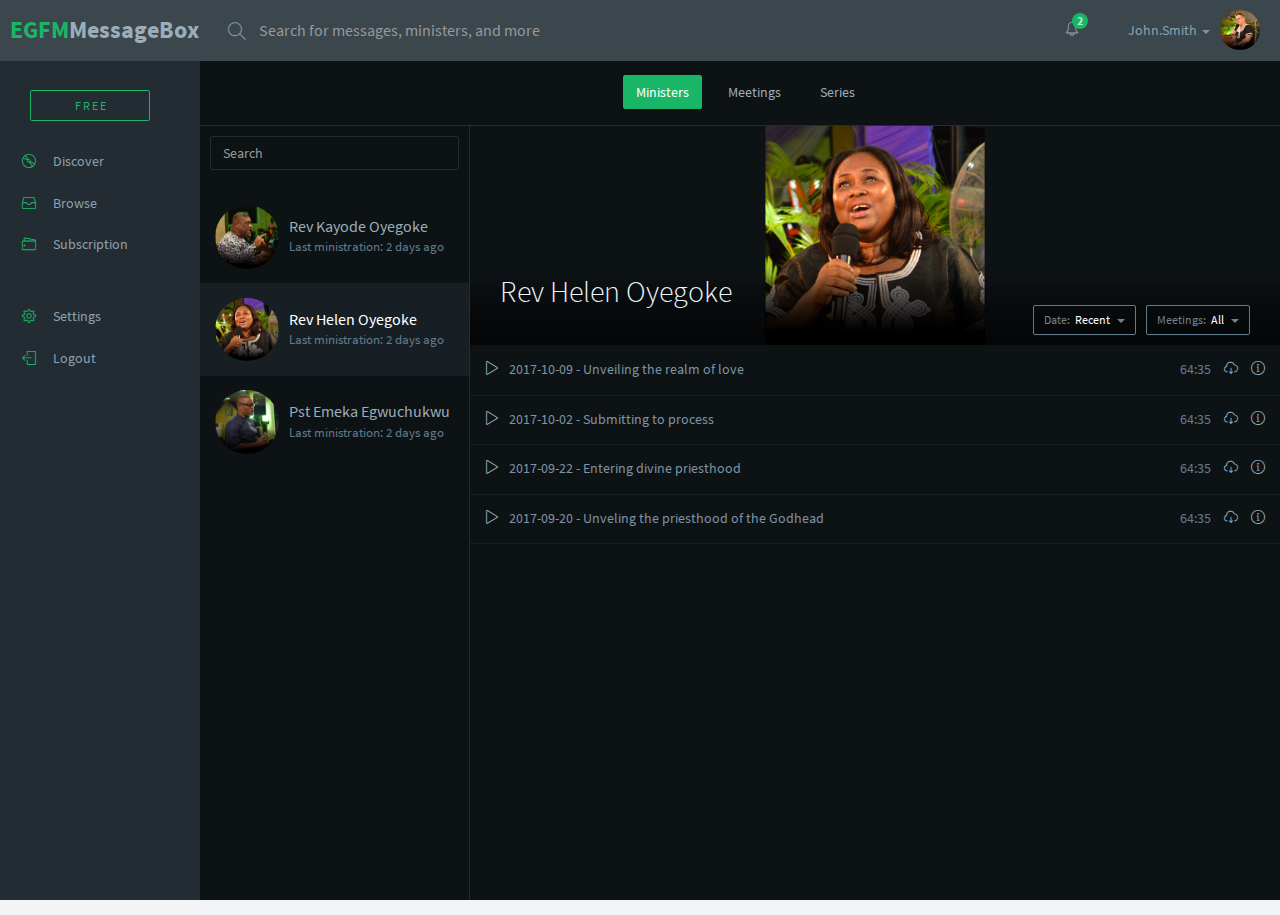
<file: browse-rev-helen.html>
<!DOCTYPE html>
<html lang="en" class="app">

<head>
  <meta charset="utf-8" />
  <title>Musik | Web Application</title>
  <meta name="description" content="app, web app, responsive, admin dashboard, admin, flat, flat ui, ui kit, off screen nav"
  />
  <meta name="viewport" content="width=device-width, initial-scale=1, maximum-scale=1" />
  <link rel="stylesheet" href="js/jPlayer/jplayer.flat.css" type="text/css" />
  <link rel="stylesheet" href="css/bootstrap.css" type="text/css" />
  <link rel="stylesheet" href="css/eomp.css" type="text/css" />
  <link rel="stylesheet" href="css/animate.css" type="text/css" />
  <link rel="stylesheet" href="css/font-awesome.min.css" type="text/css" />
  <link rel="stylesheet" href="css/simple-line-icons.css" type="text/css" />
  <link rel="stylesheet" href="css/font.css" type="text/css" />
  <link rel="stylesheet" href="css/app.css" type="text/css" />

  <!--[if lt IE 9]>
    <script src="js/ie/html5shiv.js"></script>
    <script src="js/ie/respond.min.js"></script>
    <script src="js/ie/excanvas.js"></script>
  <![endif]-->
</head>

<body class="">
  <section class="vbox">
    <header class="bg-black lter header header-md navbar navbar-fixed-top-xs">

      <form class="navbar-form navbar-left input-s-xl m-t m-l-n-xs hidden-xs" role="search">

        <div class="form-group block">
          <div class="input-group">
            <a class=" input-group-btn" href="index.html">
            <span class="h3 font-bold text-success">EGFM</span>
            <span class="h3 font-bold ">MessageBox</span>
            </a>
            <span class="input-group-btn">
                      <button type="submit" class="btn btn-lg bg-empty btn-icon rounded m-t-xs m-l" style="
                      padding: 0px;
                  "><i class="icon-magnifier"></i></button>
                  </span>
            <input type="text" class="form-control input-sm no-border rounded bg-empty text-md text-white p-l-0" placeholder="Search for messages, ministers, and more">
          </div>
        </div>
      </form>
      <div class="navbar-right ">
        <ul class="nav navbar-nav m-n hidden-xs nav-user user">
          <li class="hidden-xs">
            <a href="#" class="dropdown-toggle " data-toggle="dropdown">
                    <i class="icon-bell"></i>
                    <span class="badge badge-sm up bg-success count">2</span>
                  </a>
            <section class="dropdown-menu aside-xl animated fadeInUp">
              <section class="panel bg-white">
                <div class="panel-heading b-light bg-light">
                  <strong>You have <span class="count">2</span> notifications</strong>
                </div>
                <div class="list-group list-group-alt">
                  <a href="#" class="media list-group-item">
                          <span class="pull-left thumb-sm">
                            <img src="images/a0.png" alt="..." class="img-circle">
                          </span>
                          <span class="media-body block m-b-none">
                            Use awesome animate.css<br>
                            <small class="text-muted">10 minutes ago</small>
                          </span>
                        </a>
                  <a href="#" class="media list-group-item">
                          <span class="media-body block m-b-none">
                            1.0 initial released<br>
                            <small class="text-muted">1 hour ago</small>
                          </span>
                        </a>
                </div>
                <div class="panel-footer text-sm">
                  <a href="#" class="pull-right"><i class="fa fa-cog"></i></a>
                  <a href="#notes" data-toggle="class:show animated fadeInRight">See all the notifications</a>
                </div>
              </section>
            </section>
          </li>
          <li class="dropdown">
            <a href="#" class="dropdown-toggle  clear" data-toggle="dropdown">
                    <span class="thumb-sm avatar pull-right m-t-n-sm m-b-n-sm m-l-sm">
                      <img src="images/a0.png" alt="...">
                    </span>
                    John.Smith <b class="caret"></b>
                  </a>
            <ul class="dropdown-menu animated fadeInRight">
              <li>
                <span class="arrow top"></span>
                <a href="#">Settings</a>
              </li>
              <li>
                <a href="profile.html">Profile</a>
              </li>
              <li>
                <a href="#">
                        <span class="badge bg-danger pull-right">3</span>
                        Notifications
                      </a>
              </li>
              <li>
                <a href="docs.html">Help</a>
              </li>
              <li class="divider"></li>
              <li>
                <a href="modal.lockme.html" data-toggle="ajaxModal">Logout</a>
              </li>
            </ul>
          </li>
        </ul>
      </div>
    </header>
    <section>
      <section class="hbox stretch">
        <!-- .aside -->
        <aside class="bg-black bg  aside hidden-print" id="nav">
          <section class="vbox">
            <section class="w-f-md scrollable">
              <div class="slim-scroll" data-height="auto" data-disable-fade-out="true" data-distance="0" data-size="10px" data-railOpacity="0.2">



                <!-- nav -->
                <nav class="nav-primary hidden-xs">
                  <ul class="nav bg clearfix">
                    <a href="#" class="btn btn-s-md btn-success m-t-lg m-l-lg btn-transparent text-success text-xs">F R E E</a>
                    <li class="m-t-md">
                      <a href="dashboard.html">
                          <i class="icon-disc icon text-success"></i>
                          <span >Discover</span>
                        </a>
                    </li>
                    <li>
                      <a href="browse.html">
                          <i class="icon-drawer icon text-success"></i>
                          <span class="font-normal">Browse</span>
                        </a>
                    </li>
                    <li>
                      <a href="subscription.html" data-target="#content" data-el="#bjax-el" data-replace="true">
                          <i class="icon-wallet icon  text-success"></i>
                          <span ></span>Subscription</span>
                        </a>
                    </li>
                    <li class="m-t-lg">
                      <a href="video.html" data-target="#content" data-el="#bjax-el" data-replace="true">
                          <i class="icon-settings icon  text-success"></i>
                          <span ></span>Settings</span>
                        </a>
                    </li>
                    <li>
                      <a href="video.html" data-target="#content" data-el="#bjax-el" data-replace="true">
                          <i class="icon-logout icon  text-success"></i>
                          <span ></span>Logout</span>
                        </a>
                    </li>
                    <li class="m-b hidden-nav-xs"></li>
                  </ul>
                </nav>
                <!-- / nav -->
              </div>
            </section>

            <footer class="footer hidden-xs no-padder text-center-nav-xs">
              <div class="bg hidden-xs ">

              </div>
            </footer>
          </section>
        </aside>
        <!-- /.aside -->
        <section id="content">
          <section class="vbox bg-black dker">
            <header class="header text-center">
              <p>
                <a class="btn m-l-sm btn-success">
                    <span>Ministers</span>
                  </a>
                <a class="btn m-l-sm" href="./meetings.html">
                   <span>Meetings</span>
                  </a>
                <a class="btn m-l-sm">
                <span >Series</span>
                </a>

              </p>
            </header>
            <section class="">

              <section class="hbox stretch bg-black dker m-t border-top">
                <!-- side content -->
                <aside class="col-sm-3 fit no-padder left-column" id="sidebar">
                  <section class="vbox animated fadeInUp">
                    <section class="scrollable">
                      <div class="wrapper-sm">
                        <input class="form-control bg-empty border-muted-light" placeholder="Search">
                      </div>
                      <ul class="list-group list-group-lg no-bg auto m-b-none m-t-sm">
                        <li class="list-group-item  clear clearfix">
                          <a href="./browse.html" class="pull-left thumb-md m-r-sm avatar">
                                <img src="images/a2.png" alt="...">
                              </a>
                          <a class="clear m-t-sm" href="./browse.html">
                                <span class="block text-ellipsis text-md">Rev Kayode Oyegoke</span>
                                <small class="text-muted">Last ministration: 2 days ago</small>
                              </a>
                        </li>
                        <li class="list-group-item active clear clearfix">
                          <a href="#" class="pull-left thumb-md m-r-sm avatar">
                                  <img src="images/a1.png" alt="...">
                                </a>
                          <a class="clear m-t-sm" href="#">
                                  <span class="block text-ellipsis text-md">Rev Helen Oyegoke</span>
                                  <small class="text-muted">Last ministration: 2 days ago</small>
                                </a>
                        </li>
                        <li class="list-group-item  clear clearfix">
                          <a href="#" class="pull-left thumb-md m-r-sm avatar">
                                  <img src="images/a3.png" alt="...">
                                </a>
                          <a class="clear m-t-sm" href="#">
                                  <span class="block text-ellipsis text-md">Pst Emeka Egwuchukwu</span>
                                  <small class="text-muted">Last ministration: 2 days ago</small>
                                </a>
                        </li>
                      </ul>
                    </section>
                  </section>
                </aside>
                <!-- / side content -->
                <section class="col-sm-9 no-padder">
                  <section class="vbox animated fadeInUp">
                    <section class="scrollable">
                      <div class="m-t-n-xxs item pos-rlt text-center">
                        <div class="bottom gd bg-info padder-lg">
                          <div class="m-b-lg">
                            <!-- <a class="pull-right btn btn-xs m-t-sm btn-muted btn-transparent"><i class="fa fa-info-circle m-r-xs text-muted"></i><span class="text-sm text-muted override">Info</span></a> -->
                            <span class="pull-left h2 font-thin">Rev Helen Oyegoke</span>
                          </div>
                          <div class="btn-group m-b-sm pull-right">
                            <button class="btn btn-sm btn-muted btn-transparent dropdown-toggle" data-toggle="dropdown"><span>Meetings:</span><span class="text-white m-l-xs  m-r-xs">All</span> <span class="caret text-muted"></span></button>
                            <ul class="dropdown-menu">
                              <li><a href="#">TPM</a></li>
                              <li><a href="#">CPM</a></li>
                              <li><a href="#">SOS</a></li>
                            </ul>
                          </div>
                          <div class="btn-group m-b-sm pull-right m-r-sm">
                              <button class="btn btn-sm btn-muted btn-transparent dropdown-toggle" data-toggle="dropdown"><span>Date:</span><span class="text-white m-l-xs  m-r-xs">Recent</span> <span class="caret text-muted"></span></button>
                              <ul class="dropdown-menu">
                                <li><a href="#">Today</a></li>
                                <li><a href="#">Yesterday</a></li>
                                <li><a href="#">This Week</a></li>
                                <li><a href="#">This Month</a></li>                                
                                <li class="divider"></li>
                                <li><a href="#">Custom</a></li>
                              </ul>
                            </div>
                        </div>
                        <img class="" src="images/a1.png" alt="...">
                      </div>
                      <ul class="list-group list-group-lg no-radius no-border no-bg m-b-none auto">
                        <li class="list-group-item">
                          <div class="pull-right m-l">
                            <span class="text-muted m-r-sm">64:35</span>
                            <a href="#" class="m-r-sm"><i class="icon-cloud-download"></i></a>
                            <a href="#"><i class="icon-info"></i></a>
                          </div>
                          <a href="#" class="jp-play-me m-r-sm pull-left">
                                <i class="icon-control-play text"></i>
                                <i class="icon-control-pause text-active"></i>
                              </a>
                          <div class="clear text-ellipsis">
                            <span>2017-10-09 - Unveiling the realm of love</span>
                          </div>
                        </li>
                        <li class="list-group-item">
                          <div class="pull-right m-l">
                            <span class="text-muted m-r-sm">64:35</span>
                            <a href="#" class="m-r-sm"><i class="icon-cloud-download"></i></a>
                            <a href="#"><i class="icon-info"></i></a>
                          </div>
                          <a href="#" class="jp-play-me m-r-sm pull-left">
                                  <i class="icon-control-play text"></i>
                                  <i class="icon-control-pause text-active"></i>
                                </a>
                          <div class="clear text-ellipsis">
                            <span>2017-10-02 - Submitting to process</span>
                          </div>
                        </li>
                        <li class="list-group-item">
                          <div class="pull-right m-l">
                            <span class="text-muted m-r-sm">64:35</span>
                            <a href="#" class="m-r-sm"><i class="icon-cloud-download"></i></a>
                            <a href="#"><i class="icon-info"></i></a>
                          </div>
                          <a href="#" class="jp-play-me m-r-sm pull-left">
                                    <i class="icon-control-play text"></i>
                                    <i class="icon-control-pause text-active"></i>
                                  </a>
                          <div class="clear text-ellipsis">
                            <span>2017-09-22 - Entering divine priesthood</span>
                          </div>
                        </li>
                        <li class="list-group-item">
                          <div class="pull-right m-l">
                            <span class="text-muted m-r-sm">64:35</span>
                            <a href="#" class="m-r-sm"><i class="icon-cloud-download"></i></a>
                            <a href="#"><i class="icon-info"></i></a>
                          </div>
                          <a href="#" class="jp-play-me m-r-sm pull-left">
                                      <i class="icon-control-play text"></i>
                                      <i class="icon-control-pause text-active"></i>
                                    </a>
                          <div class="clear text-ellipsis">
                            <span>2017-09-20 - Unveling the priesthood of the Godhead</span>
                          </div>
                        </li>




                      </ul>
                    </section>
                  </section>
                </section>
              </section>
            </section>
          </section>
          <a href="#" class="hide nav-off-screen-block" data-toggle="class:nav-off-screen,open" data-target="#nav,html"></a>
        </section>
      </section>
    </section>
  </section>
  <script src="js/jquery.min.js"></script>
  <!-- Bootstrap -->
  <script src="js/bootstrap.js"></script>
  <!-- App -->
  <script src="js/app.js"></script>
  <script src="js/slimscroll/jquery.slimscroll.min.js"></script>
  <script src="js/app.plugin.js"></script>
  <script type="text/javascript" src="js/jPlayer/jquery.jplayer.min.js"></script>
  <script type="text/javascript" src="js/jPlayer/add-on/jplayer.playlist.min.js"></script>
  <script type="text/javascript" src="js/jPlayer/demo.js"></script>
</body>

</html>
</file>
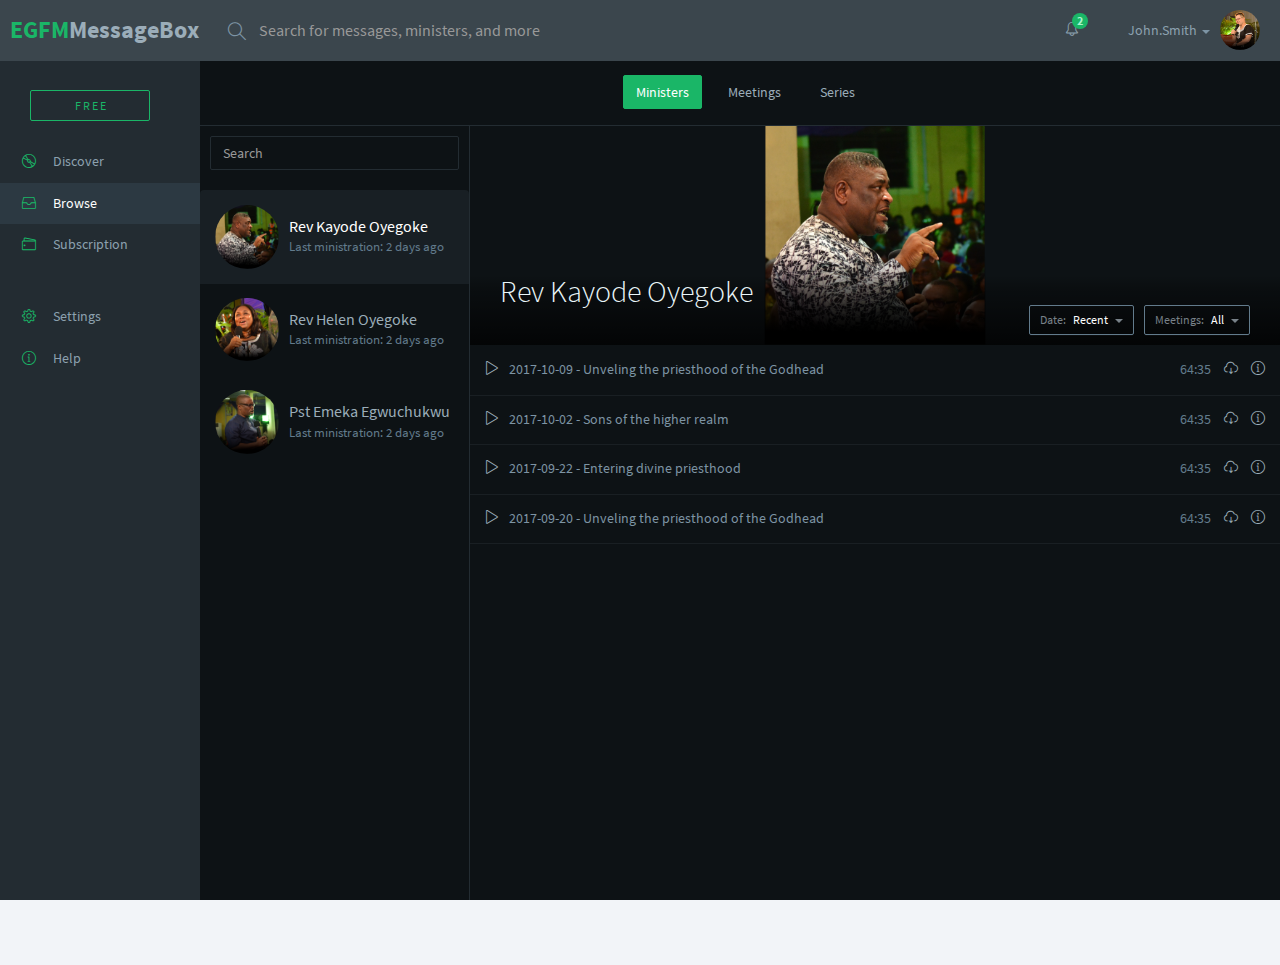
<file: browse.html>
<!DOCTYPE html>
<html lang="en" class="app">

<head>
  <meta charset="utf-8" />
  <title>Musik | Web Application</title>
  <meta name="description" content="app, web app, responsive, admin dashboard, admin, flat, flat ui, ui kit, off screen nav"
  />
  <meta name="viewport" content="width=device-width, initial-scale=1, maximum-scale=1" />
  <link rel="stylesheet" href="js/jPlayer/jplayer.flat.css" type="text/css" />
  <link rel="stylesheet" href="css/bootstrap.css" type="text/css" />
  <link rel="stylesheet" href="css/eomp.css" type="text/css" />
  <link rel="stylesheet" href="css/animate.css" type="text/css" />
  <link rel="stylesheet" href="css/font-awesome.min.css" type="text/css" />
  <link rel="stylesheet" href="css/simple-line-icons.css" type="text/css" />
  <link rel="stylesheet" href="css/font.css" type="text/css" />
  <link rel="stylesheet" href="css/app.css" type="text/css" />

  <!--[if lt IE 9]>
    <script src="js/ie/html5shiv.js"></script>
    <script src="js/ie/respond.min.js"></script>
    <script src="js/ie/excanvas.js"></script>
  <![endif]-->
</head>

<body class="">
  <section class="vbox">
    <header class="bg-black lter header header-md navbar navbar-fixed-top-xs">

      <form class="navbar-form navbar-left input-s-xl m-t m-l-n-xs hidden-xs" role="search">

        <div class="form-group block">
          <div class="input-group">
            <a class=" input-group-btn" href="index.html">
              <span class="h3 font-bold text-success">EGFM</span>
              <span class="h3 font-bold ">MessageBox</span>
            </a>
            <span class="input-group-btn">
              <button type="submit" class="btn btn-lg bg-empty btn-icon rounded m-t-xs m-l" style="
                      padding: 0px;
                  ">
                <i class="icon-magnifier"></i>
              </button>
            </span>
            <input type="text" class="form-control input-sm no-border rounded bg-empty text-md text-white p-l-0" placeholder="Search for messages, ministers, and more">
          </div>
        </div>
      </form>
      <div class="navbar-right ">
        <ul class="nav navbar-nav m-n hidden-xs nav-user user">
          <li class="hidden-xs">
            <a href="#" class="dropdown-toggle " data-toggle="dropdown">
              <i class="icon-bell"></i>
              <span class="badge badge-sm up bg-success count">2</span>
            </a>
            <section class="dropdown-menu aside-xl animated fadeInUp">
              <section class="panel bg-white">
                <div class="panel-heading b-light bg-light">
                  <strong>You have
                    <span class="count">2</span> notifications</strong>
                </div>
                <div class="list-group list-group-alt">
                  <a href="#" class="media list-group-item">
                    <span class="pull-left thumb-sm">
                      <img src="images/a0.png" alt="..." class="img-circle">
                    </span>
                    <span class="media-body block m-b-none">
                      Use awesome animate.css
                      <br>
                      <small class="text-muted">10 minutes ago</small>
                    </span>
                  </a>
                  <a href="#" class="media list-group-item">
                    <span class="media-body block m-b-none">
                      1.0 initial released
                      <br>
                      <small class="text-muted">1 hour ago</small>
                    </span>
                  </a>
                </div>
                <div class="panel-footer text-sm">
                  <a href="#" class="pull-right">
                    <i class="fa fa-cog"></i>
                  </a>
                  <a href="#notes" data-toggle="class:show animated fadeInRight">See all the notifications</a>
                </div>
              </section>
            </section>
          </li>
          <li class="dropdown">
            <a href="#" class="dropdown-toggle  clear" data-toggle="dropdown">
              <span class="thumb-sm avatar pull-right m-t-n-sm m-b-n-sm m-l-sm">
                <img src="images/a0.png" alt="...">
              </span>
              John.Smith
              <b class="caret"></b>
            </a>
            <ul class="dropdown-menu animated fadeInRight">
              <li>
                <span class="arrow top"></span>
                <a href="#">Settings</a>
              </li>
              <li>
                <a href="profile.html">Profile</a>
              </li>
              <li>
                <a href="#">
                  <span class="badge bg-danger pull-right">3</span>
                  Notifications
                </a>
              </li>
              <li>
                <a href="docs.html">Help</a>
              </li>
              <li class="divider"></li>
              <li>
                <a href="modal.lockme.html" data-toggle="ajaxModal">Logout</a>
              </li>
            </ul>
          </li>
        </ul>
      </div>
    </header>
    <section>
      <section class="hbox stretch">
        <!-- .aside -->
        <aside class="bg-black bg  aside hidden-print" id="nav">
          <section class="vbox">
            <section class="w-f-md scrollable">
              <div class="slim-scroll" data-height="auto" data-disable-fade-out="true" data-distance="0" data-size="10px" data-railOpacity="0.2">



                <!-- nav -->
                <nav class="nav-primary hidden-xs">
                  <ul class="nav bg clearfix">
                    <a href="subscription.html" class="btn btn-s-md btn-success m-t-lg m-l-lg btn-transparent text-success text-xs">F R E E</a>
                    <li class="m-t-md">
                      <a href="dashboard.html">
                        <i class="icon-disc icon text-success"></i>
                        <span>Discover</span>
                      </a>
                    </li>
                    <li class="active">
                      <a href="browse.html">
                        <i class="icon-drawer icon text-success"></i>
                        <span class="font-normal">Browse</span>
                      </a>
                    </li>
                    <li>
                      <a href="subscription.html">
                        <i class="icon-wallet icon  text-success"></i>
                        <span></span>Subscription</span>
                      </a>
                    </li>
                    <li class="m-t-lg">
                      <a href="">
                        <i class="icon-settings icon  text-success"></i>
                        <span></span>Settings</span>
                      </a>
                    </li>
                    <li>
                      <a href="">
                        <i class="icon-info icon  text-success"></i>
                        <span></span>Help</span>
                      </a>
                    </li>
                    <li class="m-b hidden-nav-xs"></li>
                  </ul>
                </nav>
                <!-- / nav -->
              </div>
            </section>

            <footer class="footer hidden-xs no-padder text-center-nav-xs">
              <div class="bg hidden-xs ">

              </div>
            </footer>
          </section>
        </aside>
        <!-- /.aside -->
        <section id="content">
          <section class="vbox bg-black dker">
            <header class="header text-center">
              <p>
                <a class="btn m-l-sm btn-success">
                  <span>Ministers</span>
                </a>
                <a class="btn m-l-sm" href="./meetings.html">
                  <span>Meetings</span>
                </a>
                <a class="btn m-l-sm">
                  <span>Series</span>
                </a>

              </p>
            </header>

            <section class="hbox stretch bg-black dker m-t border-top">
              <!-- side content -->
              <aside class="col-sm-3 fit no-padder left-column" id="sidebar">
                <section class="vbox animated fadeInUp">
                  <section class="scrollable">
                    <div class="wrapper-sm">
                      <input class="form-control bg-empty border-muted-light" placeholder="Search">
                    </div>
                    <ul class="list-group list-group-lg no-bg auto m-b-none m-t-sm">
                      <li class="list-group-item active clear clearfix">
                        <a href="#" class="pull-left thumb-md m-r-sm avatar">
                          <img src="images/a2.png" alt="...">
                        </a>
                        <a class="clear m-t-sm" href="#">
                          <span class="block text-ellipsis text-md">Rev Kayode Oyegoke</span>
                          <small class="text-muted">Last ministration: 2 days ago</small>
                        </a>
                      </li>
                      <li class="list-group-item clear clearfix">
                        <a href="./browse-rev-helen.html" class="pull-left thumb-md m-r-sm avatar">
                          <img src="images/a1.png" alt="...">
                        </a>
                        <a class="clear m-t-sm" href="./browse-rev-helen.html">
                          <span class="block text-ellipsis text-md">Rev Helen Oyegoke</span>
                          <small class="text-muted">Last ministration: 2 days ago</small>
                        </a>
                      </li>
                      <li class="list-group-item  clear clearfix">
                        <a href="#" class="pull-left thumb-md m-r-sm avatar">
                          <img src="images/a3.png" alt="...">
                        </a>
                        <a class="clear m-t-sm" href="#">
                          <span class="block text-ellipsis text-md">Pst Emeka Egwuchukwu</span>
                          <small class="text-muted">Last ministration: 2 days ago</small>
                        </a>
                      </li>
                    </ul>
                  </section>
                </section>
              </aside>
              <!-- / side content -->
              <section class="col-sm-9 no-padder">
                <section class="vbox animated fadeInUp">
                  <section class="scrollable">
                    <div class="m-t-n-xxs item pos-rlt text-center">
                      <div class="bottom gd bg-info padder-lg">
                        <div class="m-b-lg">
                          <!-- <a class="pull-right btn btn-xs m-t-sm btn-muted btn-transparent"><i class="fa fa-info-circle m-r-xs text-muted"></i><span class="text-sm text-muted override">Info</span></a> -->
                          <span class="pull-left h2 font-thin">Rev Kayode Oyegoke</span>
                        </div>
                        <div class="btn-group m-b-sm pull-right">
                          <button class="btn btn-sm btn-muted btn-transparent dropdown-toggle" data-toggle="dropdown">
                            <span>Meetings:</span>
                            <span class="text-white m-l-xs  m-r-xs">All</span>
                            <span class="caret text-muted"></span>
                          </button>
                          <ul class="dropdown-menu">
                            <li>
                              <a href="#">TPM</a>
                            </li>
                            <li>
                              <a href="#">CPM</a>
                            </li>
                            <li>
                              <a href="#">SOS</a>
                            </li>
                          </ul>
                        </div>
                        <div class="btn-group m-b-sm pull-right m-r-sm">
                          <button class="btn btn-sm btn-muted btn-transparent dropdown-toggle" data-toggle="dropdown">
                            <span>Date:</span>
                            <span class="text-white m-l-xs  m-r-xs">Recent</span>
                            <span class="caret text-muted"></span>
                          </button>
                          <ul class="dropdown-menu">
                            <li>
                              <a href="#">Today</a>
                            </li>
                            <li>
                              <a href="#">Yesterday</a>
                            </li>
                            <li>
                              <a href="#">This Week</a>
                            </li>
                            <li>
                              <a href="#">This Month</a>
                            </li>
                            <li class="divider"></li>
                            <li>
                              <a href="#">Custom</a>
                            </li>
                          </ul>
                        </div>
                      </div>
                      <img class="" src="images/a2.png" alt="...">
                    </div>
                    <ul class="list-group list-group-lg no-radius no-border no-bg m-b-none auto">
                      <li class="list-group-item">
                        <div class="pull-right m-l">
                          <span class="text-muted m-r-sm">64:35</span>
                          <a href="#" class="m-r-sm">
                            <i class="icon-cloud-download"></i>
                          </a>
                          <a href="#">
                            <i class="icon-info"></i>
                          </a>
                        </div>
                        <a href="#" class="jp-play-me m-r-sm pull-left">
                          <i class="icon-control-play text"></i>
                          <i class="icon-control-pause text-active"></i>
                        </a>
                        <div class="clear text-ellipsis">
                          <span>2017-10-09 - Unveling the priesthood of the Godhead</span>
                        </div>
                      </li>
                      <li class="list-group-item">
                        <div class="pull-right m-l">
                          <span class="text-muted m-r-sm">64:35</span>
                          <a href="#" class="m-r-sm">
                            <i class="icon-cloud-download"></i>
                          </a>
                          <a href="#">
                            <i class="icon-info"></i>
                          </a>
                        </div>
                        <a href="#" class="jp-play-me m-r-sm pull-left">
                          <i class="icon-control-play text"></i>
                          <i class="icon-control-pause text-active"></i>
                        </a>
                        <div class="clear text-ellipsis">
                          <span>2017-10-02 - Sons of the higher realm</span>
                        </div>
                      </li>
                      <li class="list-group-item">
                        <div class="pull-right m-l">
                          <span class="text-muted m-r-sm">64:35</span>
                          <a href="#" class="m-r-sm">
                            <i class="icon-cloud-download"></i>
                          </a>
                          <a href="#">
                            <i class="icon-info"></i>
                          </a>
                        </div>
                        <a href="#" class="jp-play-me m-r-sm pull-left">
                          <i class="icon-control-play text"></i>
                          <i class="icon-control-pause text-active"></i>
                        </a>
                        <div class="clear text-ellipsis">
                          <span>2017-09-22 - Entering divine priesthood</span>
                        </div>
                      </li>
                      <li class="list-group-item">
                        <div class="pull-right m-l">
                          <span class="text-muted m-r-sm">64:35</span>
                          <a href="#" class="m-r-sm">
                            <i class="icon-cloud-download"></i>
                          </a>
                          <a href="#">
                            <i class="icon-info"></i>
                          </a>
                        </div>
                        <a href="#" class="jp-play-me m-r-sm pull-left">
                          <i class="icon-control-play text"></i>
                          <i class="icon-control-pause text-active"></i>
                        </a>
                        <div class="clear text-ellipsis">
                          <span>2017-09-20 - Unveling the priesthood of the Godhead</span>
                        </div>
                      </li>




                    </ul>
                  </section>
                </section>
              </section>
            </section>
          </section>
          <a href="#" class="hide nav-off-screen-block" data-toggle="class:nav-off-screen,open" data-target="#nav,html"></a>
        </section>
      </section>
    </section>
  </section>
  <script src="js/jquery.min.js"></script>
  <!-- Bootstrap -->
  <script src="js/bootstrap.js"></script>
  <!-- App -->
  <script src="js/app.js"></script>
  <script src="js/slimscroll/jquery.slimscroll.min.js"></script>
  <script src="js/app.plugin.js"></script>
  <script type="text/javascript" src="js/jPlayer/jquery.jplayer.min.js"></script>
  <script type="text/javascript" src="js/jPlayer/add-on/jplayer.playlist.min.js"></script>
  <script type="text/javascript" src="js/jPlayer/demo.js"></script>
</body>

</html>
</file>
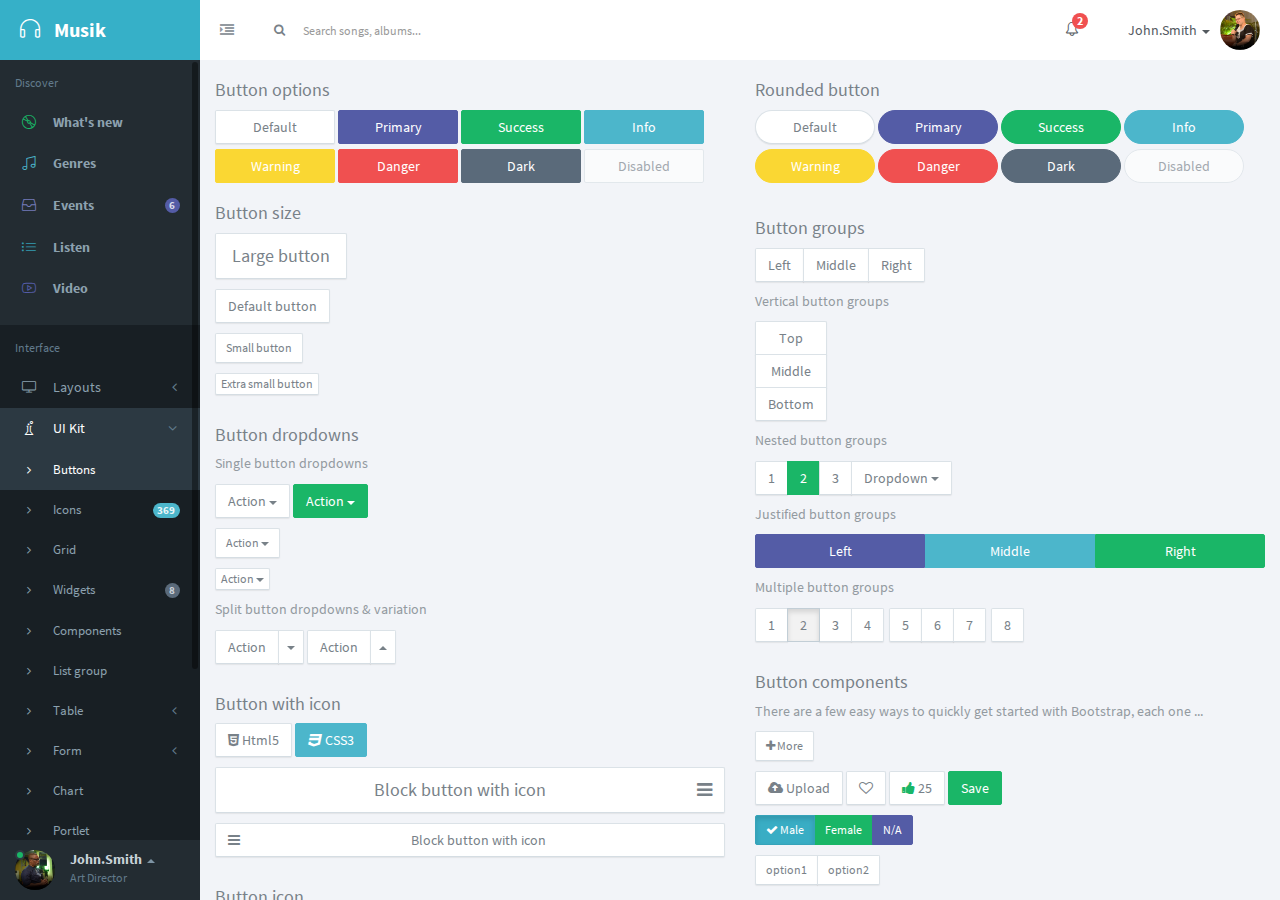
<file: buttons.html>
<!DOCTYPE html>
<html lang="en" class="app">
<head>  
  <meta charset="utf-8" />
  <title>Musik | Web Application</title>
  <meta name="description" content="app, web app, responsive, admin dashboard, admin, flat, flat ui, ui kit, off screen nav" />
  <meta name="viewport" content="width=device-width, initial-scale=1, maximum-scale=1" />
  <link rel="stylesheet" href="js/jPlayer/jplayer.flat.css" type="text/css" />
  <link rel="stylesheet" href="css/bootstrap.css" type="text/css" />
  <link rel="stylesheet" href="css/animate.css" type="text/css" />
  <link rel="stylesheet" href="css/font-awesome.min.css" type="text/css" />
  <link rel="stylesheet" href="css/simple-line-icons.css" type="text/css" />
  <link rel="stylesheet" href="css/font.css" type="text/css" />
  <link rel="stylesheet" href="css/app.css" type="text/css" />  
    <!--[if lt IE 9]>
    <script src="js/ie/html5shiv.js"></script>
    <script src="js/ie/respond.min.js"></script>
    <script src="js/ie/excanvas.js"></script>
  <![endif]-->
</head>
<body class="">
  <section class="vbox">
    <header class="bg-white-only header header-md navbar navbar-fixed-top-xs">
      <div class="navbar-header aside bg-info dk">
        <a class="btn btn-link visible-xs" data-toggle="class:nav-off-screen,open" data-target="#nav,html">
          <i class="icon-list"></i>
        </a>
        <a href="index.html" class="navbar-brand text-lt">
          <i class="icon-earphones"></i>
          <img src="images/logo.png" alt="." class="hide">
          <span class="hidden-nav-xs m-l-sm">Musik</span>
        </a>
        <a class="btn btn-link visible-xs" data-toggle="dropdown" data-target=".user">
          <i class="icon-settings"></i>
        </a>
      </div>      <ul class="nav navbar-nav hidden-xs">
        <li>
          <a href="#nav,.navbar-header" data-toggle="class:nav-xs,nav-xs" class="text-muted">
            <i class="fa fa-indent text"></i>
            <i class="fa fa-dedent text-active"></i>
          </a>
        </li>
      </ul>
      <form class="navbar-form navbar-left input-s-lg m-t m-l-n-xs hidden-xs" role="search">
        <div class="form-group">
          <div class="input-group">
            <span class="input-group-btn">
              <button type="submit" class="btn btn-sm bg-white btn-icon rounded"><i class="fa fa-search"></i></button>
            </span>
            <input type="text" class="form-control input-sm no-border rounded" placeholder="Search songs, albums...">
          </div>
        </div>
      </form>
      <div class="navbar-right ">
        <ul class="nav navbar-nav m-n hidden-xs nav-user user">
          <li class="hidden-xs">
            <a href="#" class="dropdown-toggle lt" data-toggle="dropdown">
              <i class="icon-bell"></i>
              <span class="badge badge-sm up bg-danger count">2</span>
            </a>
            <section class="dropdown-menu aside-xl animated fadeInUp">
              <section class="panel bg-white">
                <div class="panel-heading b-light bg-light">
                  <strong>You have <span class="count">2</span> notifications</strong>
                </div>
                <div class="list-group list-group-alt">
                  <a href="#" class="media list-group-item">
                    <span class="pull-left thumb-sm">
                      <img src="images/a0.png" alt="..." class="img-circle">
                    </span>
                    <span class="media-body block m-b-none">
                      Use awesome animate.css<br>
                      <small class="text-muted">10 minutes ago</small>
                    </span>
                  </a>
                  <a href="#" class="media list-group-item">
                    <span class="media-body block m-b-none">
                      1.0 initial released<br>
                      <small class="text-muted">1 hour ago</small>
                    </span>
                  </a>
                </div>
                <div class="panel-footer text-sm">
                  <a href="#" class="pull-right"><i class="fa fa-cog"></i></a>
                  <a href="#notes" data-toggle="class:show animated fadeInRight">See all the notifications</a>
                </div>
              </section>
            </section>
          </li>
          <li class="dropdown">
            <a href="#" class="dropdown-toggle bg clear" data-toggle="dropdown">
              <span class="thumb-sm avatar pull-right m-t-n-sm m-b-n-sm m-l-sm">
                <img src="images/a0.png" alt="...">
              </span>
              John.Smith <b class="caret"></b>
            </a>
            <ul class="dropdown-menu animated fadeInRight">            
              <li>
                <span class="arrow top"></span>
                <a href="#">Settings</a>
              </li>
              <li>
                <a href="profile.html">Profile</a>
              </li>
              <li>
                <a href="#">
                  <span class="badge bg-danger pull-right">3</span>
                  Notifications
                </a>
              </li>
              <li>
                <a href="docs.html">Help</a>
              </li>
              <li class="divider"></li>
              <li>
                <a href="modal.lockme.html" data-toggle="ajaxModal" >Logout</a>
              </li>
            </ul>
          </li>
        </ul>
      </div>      
    </header>
    <section>
      <section class="hbox stretch">
        <!-- .aside -->
        <aside class="bg-black dk aside hidden-print" id="nav">          
          <section class="vbox">
            <section class="w-f-md scrollable">
              <div class="slim-scroll" data-height="auto" data-disable-fade-out="true" data-distance="0" data-size="10px" data-railOpacity="0.2">
                


                <!-- nav -->                 
                <nav class="nav-primary hidden-xs">
                  <ul class="nav bg clearfix">
                    <li class="hidden-nav-xs padder m-t m-b-sm text-xs text-muted">
                      Discover
                    </li>
                    <li>
                      <a href="index.html">
                        <i class="icon-disc icon text-success"></i>
                        <span class="font-bold">What's new</span>
                      </a>
                    </li>
                    <li>
                      <a href="genres.html">
                        <i class="icon-music-tone-alt icon text-info"></i>
                        <span class="font-bold">Genres</span>
                      </a>
                    </li>
                    <li>
                      <a href="events.html">
                        <i class="icon-drawer icon text-primary-lter"></i>
                        <b class="badge bg-primary pull-right">6</b>
                        <span class="font-bold">Events</span>
                      </a>
                    </li>
                    <li>
                      <a href="listen.html">
                        <i class="icon-list icon  text-info-dker"></i>
                        <span class="font-bold">Listen</span>
                      </a>
                    </li>
                    <li>
                      <a href="video.html" data-target="#content" data-el="#bjax-el" data-replace="true">
                        <i class="icon-social-youtube icon  text-primary"></i>
                        <span class="font-bold">Video</span>
                      </a>
                    </li>
                    <li class="m-b hidden-nav-xs"></li>
                  </ul>
                  <ul class="nav" data-ride="collapse">
                    <li class="hidden-nav-xs padder m-t m-b-sm text-xs text-muted">
                      Interface
                    </li>
                    <li >
                      <a href="#" class="auto">
                        <span class="pull-right text-muted">
                          <i class="fa fa-angle-left text"></i>
                          <i class="fa fa-angle-down text-active"></i>
                        </span>
                        <i class="icon-screen-desktop icon">
                        </i>
                        <span>Layouts</span>
                      </a>
                      <ul class="nav dk text-sm">
                        <li >
                          <a href="layout-color.html" class="auto">                                                        
                            <i class="fa fa-angle-right text-xs"></i>

                            <span>Color option</span>
                          </a>
                        </li>
                        <li >
                          <a href="layout-boxed.html" class="auto">                                                        
                            <i class="fa fa-angle-right text-xs"></i>

                            <span>Boxed layout</span>
                          </a>
                        </li>
                        <li >
                          <a href="layout-fluid.html" class="auto">                                                        
                            <i class="fa fa-angle-right text-xs"></i>

                            <span>Fluid layout</span>
                          </a>
                        </li>
                      </ul>
                    </li>
                    <li  class="active">
                      <a href="#" class="auto">
                        <span class="pull-right text-muted">
                          <i class="fa fa-angle-left text"></i>
                          <i class="fa fa-angle-down text-active"></i>
                        </span>
                        <i class="icon-chemistry icon">
                        </i>
                        <span>UI Kit</span>
                      </a>
                      <ul class="nav dk text-sm">
                        <li  class="active">
                          <a href="buttons.html" class="auto">                                                        
                            <i class="fa fa-angle-right text-xs"></i>

                            <span>Buttons</span>
                          </a>
                        </li>
                        <li >
                          <a href="icons.html" class="auto">                            
                            <b class="badge bg-info pull-right">369</b>                                                        
                            <i class="fa fa-angle-right text-xs"></i>

                            <span>Icons</span>
                          </a>
                        </li>
                        <li >
                          <a href="grid.html" class="auto">                                                        
                            <i class="fa fa-angle-right text-xs"></i>

                            <span>Grid</span>
                          </a>
                        </li>
                        <li >
                          <a href="widgets.html" class="auto">                            
                            <b class="badge bg-dark pull-right">8</b>                                                        
                            <i class="fa fa-angle-right text-xs"></i>

                            <span>Widgets</span>
                          </a>
                        </li>
                        <li >
                          <a href="components.html" class="auto">                                                        
                            <i class="fa fa-angle-right text-xs"></i>

                            <span>Components</span>
                          </a>
                        </li>
                        <li >
                          <a href="list.html" class="auto">                                                        
                            <i class="fa fa-angle-right text-xs"></i>

                            <span>List group</span>
                          </a>
                        </li>
                        <li >
                          <a href="#table" class="auto">                            
                            <span class="pull-right text-muted">
                              <i class="fa fa-angle-left text"></i>
                              <i class="fa fa-angle-down text-active"></i>
                            </span>                            
                            <i class="fa fa-angle-right text-xs"></i>

                            <span>Table</span>
                          </a>
                          <ul class="nav dker">
                            <li >
                              <a href="table-static.html">
                                <i class="fa fa-angle-right"></i>
                                <span>Table static</span>
                              </a>
                            </li>
                            <li >
                              <a href="table-datatable.html">
                                <i class="fa fa-angle-right"></i>
                                <span>Datatable</span>
                              </a>
                            </li>
                          </ul>
                        </li>
                        <li >
                          <a href="#form" class="auto">                            
                            <span class="pull-right text-muted">
                              <i class="fa fa-angle-left text"></i>
                              <i class="fa fa-angle-down text-active"></i>
                            </span>                            
                            <i class="fa fa-angle-right text-xs"></i>

                            <span>Form</span>
                          </a>
                          <ul class="nav dker">
                            <li >
                              <a href="form-elements.html">
                                <i class="fa fa-angle-right"></i>
                                <span>Form elements</span>
                              </a>
                            </li>
                            <li >
                              <a href="form-validation.html">
                                <i class="fa fa-angle-right"></i>
                                <span>Form validation</span>
                              </a>
                            </li>
                            <li >
                              <a href="form-wizard.html">
                                <i class="fa fa-angle-right"></i>
                                <span>Form wizard</span>
                              </a>
                            </li>
                          </ul>
                        </li>
                        <li >
                          <a href="chart.html" class="auto">                                                        
                            <i class="fa fa-angle-right text-xs"></i>

                            <span>Chart</span>
                          </a>
                        </li>
                        <li >
                          <a href="portlet.html" class="auto">                                                        
                            <i class="fa fa-angle-right text-xs"></i>

                            <span>Portlet</span>
                          </a>
                        </li>
                        <li >
                          <a href="timeline.html" class="auto">                                                        
                            <i class="fa fa-angle-right text-xs"></i>

                            <span>Timeline</span>
                          </a>
                        </li>
                      </ul>
                    </li>
                    <li >
                      <a href="#" class="auto">
                        <span class="pull-right text-muted">
                          <i class="fa fa-angle-left text"></i>
                          <i class="fa fa-angle-down text-active"></i>
                        </span>
                        <i class="icon-grid icon">
                        </i>
                        <span>Pages</span>
                      </a>
                      <ul class="nav dk text-sm">
                        <li >
                          <a href="profile.html" class="auto">                                                        
                            <i class="fa fa-angle-right text-xs"></i>

                            <span>Profile</span>
                          </a>
                        </li>
                        <li >
                          <a href="blog.html" class="auto">                                                        
                            <i class="fa fa-angle-right text-xs"></i>

                            <span>Blog</span>
                          </a>
                        </li>
                        <li >
                          <a href="invoice.html" class="auto">                                                        
                            <i class="fa fa-angle-right text-xs"></i>

                            <span>Invoice</span>
                          </a>
                        </li>
                        <li >
                          <a href="gmap.html" class="auto">                                                        
                            <i class="fa fa-angle-right text-xs"></i>

                            <span>Google Map</span>
                          </a>
                        </li>
                        <li >
                          <a href="jvectormap.html" class="auto">                                                        
                            <i class="fa fa-angle-right text-xs"></i>

                            <span>Vector Map</span>
                          </a>
                        </li>
                        <li >
                          <a href="signin.html" class="auto">                                                        
                            <i class="fa fa-angle-right text-xs"></i>

                            <span>Signin</span>
                          </a>
                        </li>
                        <li >
                          <a href="signup.html" class="auto">                                                        
                            <i class="fa fa-angle-right text-xs"></i>

                            <span>Signup</span>
                          </a>
                        </li>
                        <li >
                          <a href="404.html" class="auto">                                                        
                            <i class="fa fa-angle-right text-xs"></i>

                            <span>404</span>
                          </a>
                        </li>
                      </ul>
                    </li>
                  </ul>
                  <ul class="nav text-sm">
                    <li class="hidden-nav-xs padder m-t m-b-sm text-xs text-muted">
                      <span class="pull-right"><a href="#"><i class="icon-plus i-lg"></i></a></span>
                      Playlist
                    </li>
                    <li>
                      <a href="#">
                        <i class="icon-music-tone icon"></i>
                        <span>Hip-Pop</span>
                      </a>
                    </li>
                    <li>
                      <a href="#">
                        <i class="icon-playlist icon text-success-lter"></i>
                        <b class="badge bg-success dker pull-right">9</b>
                        <span>Jazz</span>
                      </a>
                    </li>
                  </ul>
                </nav>
                <!-- / nav -->
              </div>
            </section>
            
            <footer class="footer hidden-xs no-padder text-center-nav-xs">
              <div class="bg hidden-xs ">
                  <div class="dropdown dropup wrapper-sm clearfix">
                    <a href="#" class="dropdown-toggle" data-toggle="dropdown">
                      <span class="thumb-sm avatar pull-left m-l-xs">                        
                        <img src="images/a3.png" class="dker" alt="...">
                        <i class="on b-black"></i>
                      </span>
                      <span class="hidden-nav-xs clear">
                        <span class="block m-l">
                          <strong class="font-bold text-lt">John.Smith</strong> 
                          <b class="caret"></b>
                        </span>
                        <span class="text-muted text-xs block m-l">Art Director</span>
                      </span>
                    </a>
                    <ul class="dropdown-menu animated fadeInRight aside text-left">                      
                      <li>
                        <span class="arrow bottom hidden-nav-xs"></span>
                        <a href="#">Settings</a>
                      </li>
                      <li>
                        <a href="profile.html">Profile</a>
                      </li>
                      <li>
                        <a href="#">
                          <span class="badge bg-danger pull-right">3</span>
                          Notifications
                        </a>
                      </li>
                      <li>
                        <a href="docs.html">Help</a>
                      </li>
                      <li class="divider"></li>
                      <li>
                        <a href="modal.lockme.html" data-toggle="ajaxModal" >Logout</a>
                      </li>
                    </ul>
                  </div>
                </div>            </footer>
          </section>
        </aside>
        <!-- /.aside -->
        <section id="content">
          <section class="vbox">
		        <section class="scrollable padder">
		          <div class="row m-t">
		            <div class="col-md-6">
		              <h4 class="m-t-xs">Button options</h4>
		              <div class="doc-buttons">
		                <a href="#" class="btn btn-s-md btn-default">Default</a>                
		                <a href="#" class="btn btn-s-md btn-primary">Primary</a>
		                <a href="#" class="btn btn-s-md btn-success">Success</a>
		                <a href="#" class="btn btn-s-md btn-info">Info</a>
		                <a href="#" class="btn btn-s-md btn-warning">Warning</a>
		                <a href="#" class="btn btn-s-md btn-danger">Danger</a>
		                <a href="#" class="btn btn-s-md btn-dark">Dark</a>
		                <a href="#" class="btn btn-s-md btn-default disabled">Disabled</a>
		              </div>    
		              
		              <h4 class="m-t">Button size</h4>
		              <p>
		                <a href="#" class="btn btn-default btn-lg">Large button</a>
		              </p>
		              <p>
		                <a href="#" class="btn btn-default">Default button</a>
		              </p>
		              <p>
		                <a href="#" class="btn btn-default btn-sm">Small button</a>
		              </p>
		              <p>
		                <a href="#" class="btn btn-default btn-xs">Extra small button</a>
		              </p>
		         
		              <h4 class="m-t-lg">Button dropdowns</h4>
		              <p class="text-muted">Single button dropdowns</p>
		              <div class="m-b-sm">
		                <div class="btn-group">
		                  <button class="btn btn-default dropdown-toggle" data-toggle="dropdown">Action <span class="caret"></span></button>
		                  <ul class="dropdown-menu">
		                    <li><a href="#">Action</a></li>
		                    <li><a href="#">Another action</a></li>
		                    <li><a href="#">Something else here</a></li>
		                    <li class="divider"></li>
		                    <li><a href="#">Separated link</a></li>
		                  </ul>
		                </div>
		                <div class="btn-group">
		                  <button class="btn btn-success dropdown-toggle" data-toggle="dropdown">Action <span class="caret"></span></button>
		                  <ul class="dropdown-menu">
		                    <li><a href="#">Action</a></li>
		                    <li><a href="#">Another action</a></li>
		                    <li><a href="#">Something else here</a></li>
		                    <li class="divider"></li>
		                    <li><a href="#">Separated link</a></li>
		                  </ul>
		                </div>
		              </div>
		              <div class="m-b-sm">
		                <div class="btn-group">
		                  <button class="btn btn-default btn-sm dropdown-toggle" data-toggle="dropdown">Action <span class="caret"></span></button>
		                  <ul class="dropdown-menu">
		                    <li><a href="#">Action</a></li>
		                    <li><a href="#">Another action</a></li>
		                    <li><a href="#">Something else here</a></li>
		                    <li class="divider"></li>
		                    <li><a href="#">Separated link</a></li>
		                  </ul>
		                </div>
		              </div>
		              <div class="m-b-sm">
		                <div class="btn-group">
		                  <button class="btn btn-default btn-xs dropdown-toggle" data-toggle="dropdown">Action <span class="caret"></span></button>
		                  <ul class="dropdown-menu">
		                    <li><a href="#">Action</a></li>
		                    <li><a href="#">Another action</a></li>
		                    <li><a href="#">Something else here</a></li>
		                    <li class="divider"></li>
		                    <li><a href="#">Separated link</a></li>
		                  </ul>
		                </div>
		              </div>
		              <p class="text-muted">Split button dropdowns & variation </p>
		              <div class="m-b-sm">
		                <div class="btn-group">
		                  <button class="btn btn-default">Action</button>
		                  <button class="btn btn-default dropdown-toggle" data-toggle="dropdown"><span class="caret"></span></button>
		                  <ul class="dropdown-menu">
		                    <li><a href="#">Action</a></li>
		                    <li><a href="#">Another action</a></li>
		                    <li><a href="#">Something else here</a></li>
		                    <li class="divider"></li>
		                    <li><a href="#">Separated link</a></li>
		                  </ul>
		                </div>
		                <div class="btn-group dropup">
		                  <button class="btn btn-default">Action</button>
		                  <button class="btn btn-default dropdown-toggle" data-toggle="dropdown"><span class="caret"></span></button>
		                  <ul class="dropdown-menu">
		                    <li><a href="#">Action</a></li>
		                    <li><a href="#">Another action</a></li>
		                    <li><a href="#">Something else here</a></li>
		                    <li class="divider"></li>
		                    <li><a href="#">Separated link</a></li>
		                  </ul>
		                </div>
		              </div>

		              <h4 class="m-t-lg">Button with icon</h4>
		              <p>
		                <a href="#" class="btn btn-default"><i class="fa fa-html5"></i> Html5</a>
		                <a href="#" class="btn btn-info"><i class="fa fa-css3"></i> CSS3</a>
		              </p>            
		              <p>
		                <a href="#" class="btn btn-default btn-lg btn-block"><i class="fa fa-bars pull-right"></i> Block button with icon</a>
		              </p>
		              <p>
		                <a href="#" class="btn btn-default btn-block"><i class="fa fa-bars pull-left"></i> Block button with icon</a>
		              </p>
		              <h4 class="m-t-lg">
		                Button icon
		              </h4>
		              <p>
		                <a href="#" class="btn btn-sm btn-icon btn-info"><i class="fa fa-twitter"></i></a>
		                <a href="#" class="btn btn-sm btn-icon btn-primary"><i class="fa fa-facebook"></i></a>
		                <a href="#" class="btn btn-sm btn-icon btn-danger"><i class="fa fa-google-plus"></i></a>
		              </p>
		              <h4 class="m-t-lg">
		                Button icon rounded
		              </h4>
		              <p>
		                <a href="#" class="btn btn-rounded btn-sm btn-icon btn-default"><i class="fa fa-twitter"></i></a>
		                <a href="#" class="btn btn-rounded btn-sm btn-icon btn-default"><i class="fa fa-facebook"></i></a>
		                <a href="#" class="btn btn-rounded btn-sm btn-icon btn-default"><i class="fa fa-google-plus"></i></a>
		              </p>       
		            </div>
		            <div class="col-md-6">
		              <h4 class="m-t-xs">Rounded button</h4>
		              <div class="doc-buttons">
		                <a href="#" class="btn btn-s-md btn-default btn-rounded">Default</a>
		                <a href="#" class="btn btn-s-md btn-primary btn-rounded">Primary</a>
		                <a href="#" class="btn btn-s-md btn-success btn-rounded">Success</a>
		                <a href="#" class="btn btn-s-md btn-info btn-rounded">Info</a>
		                <a href="#" class="btn btn-s-md btn-warning btn-rounded">Warning</a>
		                <a href="#" class="btn btn-s-md btn-danger btn-rounded">Danger</a>
		                <a href="#" class="btn btn-s-md btn-dark btn-rounded">Dark</a>
		                <a href="#" class="btn btn-s-md btn-default btn-rounded disabled">Disabled</a>
		              </div>

		              <h4 class="m-t-lg">Button groups</h4>
		              <div class="m-b-sm">
		                <div class="btn-group">
		                  <button type="button" class="btn btn-default">Left</button>
		                  <button type="button" class="btn btn-default">Middle</button>
		                  <button type="button" class="btn btn-default">Right</button>
		                </div>              
		              </div>
		              <p class="text-muted">Vertical button groups</p>
		              <div class="btn-group-vertical m-b-sm">
		                <button type="button" class="btn btn-default">Top</button>
		                <button type="button" class="btn btn-default">Middle</button>
		                <button type="button" class="btn btn-default">Bottom</button>
		              </div>
		              <p class="text-muted">Nested button groups</p>
		              <div class="btn-group m-b-sm">
		                <button type="button" class="btn btn-default">1</button>
		                <button type="button" class="btn btn-success">2</button>
		                <button type="button" class="btn btn-default">3</button>
		                <div class="btn-group">
		                  <button type="button" class="btn btn-default dropdown-toggle" data-toggle="dropdown">
		                    Dropdown
		                    <span class="caret"></span>
		                  </button>
		                    <ul class="dropdown-menu">
		                    <li><a href="#">Dropdown link</a></li>
		                    <li><a href="#">Dropdown link</a></li>
		                    <li><a href="#">Dropdown link</a></li>
		                  </ul>
		                </div>
		              </div>
		              <p class="text-muted">Justified button groups</p>
		              <div class="m-b-sm">
		                <div class="btn-group btn-group-justified">
		                  <a href="#" class="btn btn-primary">Left</a>
		                  <a href="#" class="btn btn-info">Middle</a>
		                  <a href="#" class="btn btn-success">Right</a>
		                </div>
		              </div>
		              <p class="text-muted">Multiple button groups</p>
		              <div class="btn-toolbar">
		                <div class="btn-group">
		                  <button type="button" class="btn btn-default">1</button>
		                  <button type="button" class="btn btn-default active">2</button>
		                  <button type="button" class="btn btn-default">3</button>
		                  <button type="button" class="btn btn-default">4</button>
		                </div>
		                <div class="btn-group">
		                  <button type="button" class="btn btn-default">5</button>
		                  <button type="button" class="btn btn-default">6</button>
		                  <button type="button" class="btn btn-default">7</button>
		                </div>
		                <div class="btn-group">
		                  <button type="button" class="btn btn-default">8</button>
		                </div>
		              </div>
		            
		              <h4 class="m-t-lg">Button components</h4>
		              <p class="text-muted">
		                <span>There are a few easy ways to quickly get started with Bootstrap, each one ...</span>
		                <span class="text-muted hide" id="moreless"> appealing to a different skill level and use case. Read through to see what suits your particular needs.</span>
		              </p>
		              <p>
		                <a href="#moreless" class="btn btn-sm btn-default" data-toggle="class:show">
		                  <i class="fa fa-plus text"></i>
		                  <span class="text">More</span>
		                  <i class="fa fa-minus text-active"></i>
		                  <span class="text-active">Less</span>
		                </a>
		              </p>
		              <p>
		                <a class="btn btn-default" id="btn-1" href="#btn-1" data-toggle="class:btn-success">
		                  <i class="fa fa-cloud-upload text"></i>
		                  <span class="text">Upload</span>
		                  <i class="fa fa-check text-active"></i>
		                  <span class="text-active">Success</span>
		                </a>
		                <a class="btn btn-default" data-toggle="button">
		                  <i class="fa fa-heart-o text"></i>
		                  <i class="fa fa-heart text-active text-danger"></i>
		                </a>
		                <a class="btn btn-default" data-toggle="button">
		                  <span class="text">
		                    <i class="fa fa-thumbs-up text-success"></i> 25
		                  </span>
		                  <span class="text-active">
		                    <i class="fa fa-thumbs-down text-danger"></i> 10
		                  </span>
		                </a>
		                <button class="btn btn-success" data-toggle="class:show inline" data-target="#spin" data-loading-text="Saving...">Save</button> <i class="fa fa-spin fa-spinner hide" id="spin"></i>
		              </p>
		              <div class="m-b-sm">
		                <div class="btn-group" data-toggle="buttons">
		                  <label class="btn btn-sm btn-info active">
		                    <input type="radio" name="options"><i class="fa fa-check text-active"></i> Male
		                  </label>
		                  <label class="btn btn-sm btn-success">
		                    <input type="radio" name="options"><i class="fa fa-check text-active"></i> Female
		                  </label>
		                  <label class="btn btn-sm btn-primary">
		                    <input type="radio" name="options"><i class="fa fa-check text-active"></i> N/A
		                  </label>
		                </div>
		              </div>

		              <div class="m-b-sm">
		                <div class="btn-group" data-toggle="buttons">
		                  <label class="btn btn-sm btn-default">
		                    <input type="checkbox" name="options"> option1
		                  </label>
		                  <label class="btn btn-sm btn-default">
		                    <input type="checkbox" name="options"> option2
		                  </label>
		                </div>                
		              </div>

		              <h5 class="m-t-lg">Select Button</h5>
	                  <div class="btn-group m-r">
	                    <button data-toggle="dropdown" class="btn btn-sm btn-default dropdown-toggle">
	                      <span class="dropdown-label">Option1</span> 
	                      <span class="caret"></span>
	                    </button>
	                    <ul class="dropdown-menu dropdown-select">
	                        <li class="active"><input type="radio" name="d-s-r" checked=""><a href="#">Option1</a></li>
	                        <li><input type="radio" name="d-s-r"><a href="#">Option2</a></li>
	                        <li><input type="radio" name="d-s-r"><a href="#">Option3</a></li>
	                        <li class="disabled"><input type="radio" name="d-s-r" disabled=""><a href="#">I'm disabled</a></li>
	                    </ul>
	                  </div>

		              <h4 class="m-t-lg">
		                <a href="#" class="pull-right text-sm" data-toggle="class:btn-rounded" data-target="#social-buttons a">Toggle</a>
		                Social buttons
		              </h4>
		              <p id="social-buttons">
		                <a href="#" class="btn btn-rounded btn-sm btn-info"><i class="fa fa-fw fa-twitter"></i> Twitter</a>
		                <a href="#" class="btn btn-rounded btn-sm btn-primary"><i class="fa fa-fw fa-facebook"></i> Facebook</a>
		                <a href="#" class="btn btn-rounded btn-sm btn-danger"><i class="fa fa-fw fa-google-plus"></i> Google+</a>
		              </p>
		            </div>
		          </div>
		        </section>
          </section>
          <a href="#" class="hide nav-off-screen-block" data-toggle="class:nav-off-screen,open" data-target="#nav,html"></a>
        </section>
      </section>
    </section>    
  </section>
  <script src="js/jquery.min.js"></script>
  <!-- Bootstrap -->
  <script src="js/bootstrap.js"></script>
  <!-- App -->
  <script src="js/app.js"></script>  
  <script src="js/slimscroll/jquery.slimscroll.min.js"></script>
    <script src="js/app.plugin.js"></script>
  <script type="text/javascript" src="js/jPlayer/jquery.jplayer.min.js"></script>
  <script type="text/javascript" src="js/jPlayer/add-on/jplayer.playlist.min.js"></script>
  <script type="text/javascript" src="js/jPlayer/demo.js"></script>
</body>
</html>
</file>
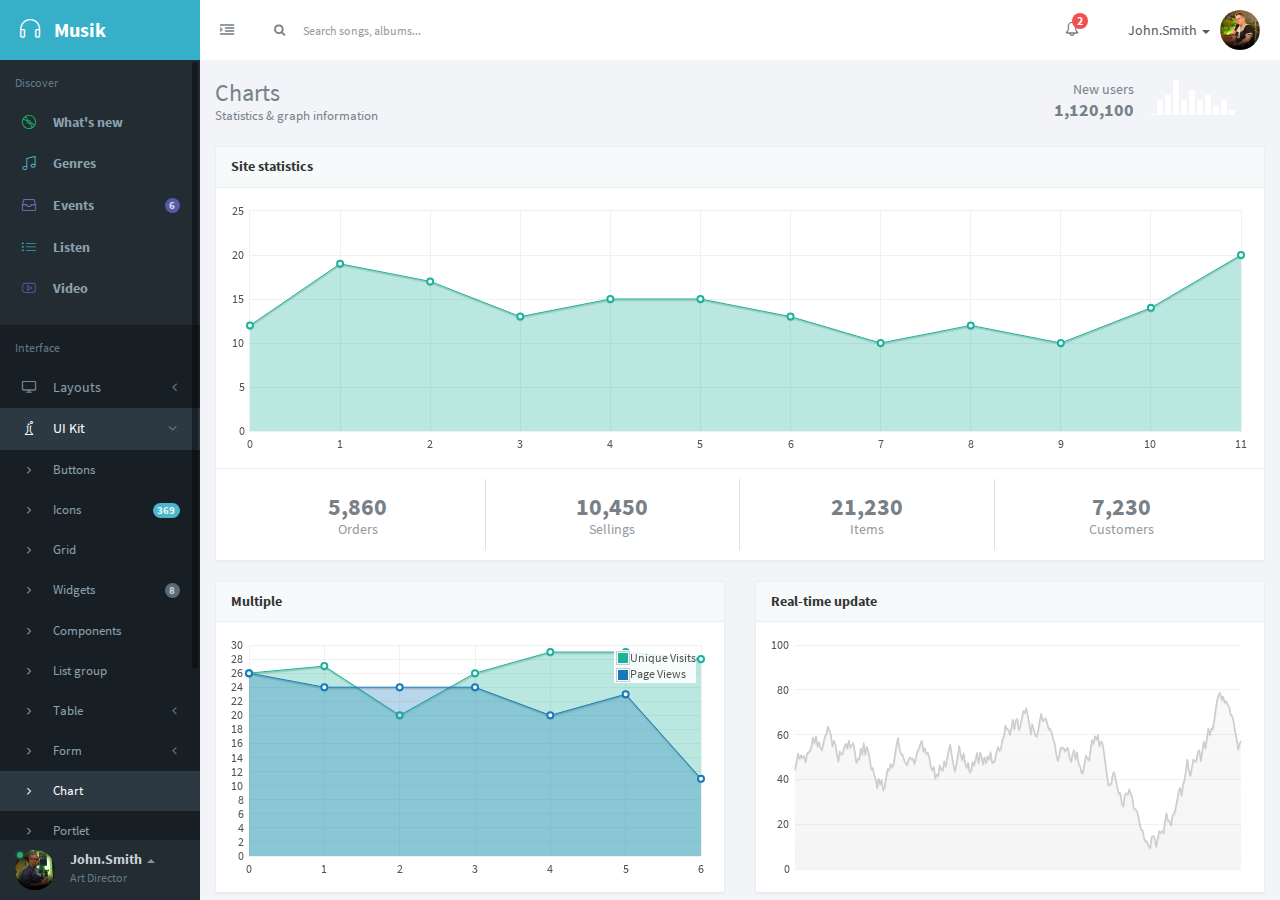
<file: chart.html>
<!DOCTYPE html>
<html lang="en" class="app">
<head>  
  <meta charset="utf-8" />
  <title>Musik | Web Application</title>
  <meta name="description" content="app, web app, responsive, admin dashboard, admin, flat, flat ui, ui kit, off screen nav" />
  <meta name="viewport" content="width=device-width, initial-scale=1, maximum-scale=1" />
  <link rel="stylesheet" href="js/jPlayer/jplayer.flat.css" type="text/css" />
  <link rel="stylesheet" href="css/bootstrap.css" type="text/css" />
  <link rel="stylesheet" href="css/animate.css" type="text/css" />
  <link rel="stylesheet" href="css/font-awesome.min.css" type="text/css" />
  <link rel="stylesheet" href="css/simple-line-icons.css" type="text/css" />
  <link rel="stylesheet" href="css/font.css" type="text/css" />
  <link rel="stylesheet" href="css/app.css" type="text/css" />  
  
  <!--[if lt IE 9]>
    <script src="js/ie/html5shiv.js"></script>
    <script src="js/ie/respond.min.js"></script>
    <script src="js/ie/excanvas.js"></script>
  <![endif]-->
</head>
<body class="">
  <section class="vbox">
    <header class="bg-white-only header header-md navbar navbar-fixed-top-xs">
      <div class="navbar-header aside bg-info dk">
        <a class="btn btn-link visible-xs" data-toggle="class:nav-off-screen,open" data-target="#nav,html">
          <i class="icon-list"></i>
        </a>
        <a href="index.html" class="navbar-brand text-lt">
          <i class="icon-earphones"></i>
          <img src="images/logo.png" alt="." class="hide">
          <span class="hidden-nav-xs m-l-sm">Musik</span>
        </a>
        <a class="btn btn-link visible-xs" data-toggle="dropdown" data-target=".user">
          <i class="icon-settings"></i>
        </a>
      </div>      <ul class="nav navbar-nav hidden-xs">
        <li>
          <a href="#nav,.navbar-header" data-toggle="class:nav-xs,nav-xs" class="text-muted">
            <i class="fa fa-indent text"></i>
            <i class="fa fa-dedent text-active"></i>
          </a>
        </li>
      </ul>
      <form class="navbar-form navbar-left input-s-lg m-t m-l-n-xs hidden-xs" role="search">
        <div class="form-group">
          <div class="input-group">
            <span class="input-group-btn">
              <button type="submit" class="btn btn-sm bg-white btn-icon rounded"><i class="fa fa-search"></i></button>
            </span>
            <input type="text" class="form-control input-sm no-border rounded" placeholder="Search songs, albums...">
          </div>
        </div>
      </form>
      <div class="navbar-right ">
        <ul class="nav navbar-nav m-n hidden-xs nav-user user">
          <li class="hidden-xs">
            <a href="#" class="dropdown-toggle lt" data-toggle="dropdown">
              <i class="icon-bell"></i>
              <span class="badge badge-sm up bg-danger count">2</span>
            </a>
            <section class="dropdown-menu aside-xl animated fadeInUp">
              <section class="panel bg-white">
                <div class="panel-heading b-light bg-light">
                  <strong>You have <span class="count">2</span> notifications</strong>
                </div>
                <div class="list-group list-group-alt">
                  <a href="#" class="media list-group-item">
                    <span class="pull-left thumb-sm">
                      <img src="images/a0.png" alt="..." class="img-circle">
                    </span>
                    <span class="media-body block m-b-none">
                      Use awesome animate.css<br>
                      <small class="text-muted">10 minutes ago</small>
                    </span>
                  </a>
                  <a href="#" class="media list-group-item">
                    <span class="media-body block m-b-none">
                      1.0 initial released<br>
                      <small class="text-muted">1 hour ago</small>
                    </span>
                  </a>
                </div>
                <div class="panel-footer text-sm">
                  <a href="#" class="pull-right"><i class="fa fa-cog"></i></a>
                  <a href="#notes" data-toggle="class:show animated fadeInRight">See all the notifications</a>
                </div>
              </section>
            </section>
          </li>
          <li class="dropdown">
            <a href="#" class="dropdown-toggle bg clear" data-toggle="dropdown">
              <span class="thumb-sm avatar pull-right m-t-n-sm m-b-n-sm m-l-sm">
                <img src="images/a0.png" alt="...">
              </span>
              John.Smith <b class="caret"></b>
            </a>
            <ul class="dropdown-menu animated fadeInRight">            
              <li>
                <span class="arrow top"></span>
                <a href="#">Settings</a>
              </li>
              <li>
                <a href="profile.html">Profile</a>
              </li>
              <li>
                <a href="#">
                  <span class="badge bg-danger pull-right">3</span>
                  Notifications
                </a>
              </li>
              <li>
                <a href="docs.html">Help</a>
              </li>
              <li class="divider"></li>
              <li>
                <a href="modal.lockme.html" data-toggle="ajaxModal" >Logout</a>
              </li>
            </ul>
          </li>
        </ul>
      </div>      
    </header>
    <section>
      <section class="hbox stretch">
        <!-- .aside -->
        <aside class="bg-black dk aside hidden-print" id="nav">          
          <section class="vbox">
            <section class="w-f-md scrollable">
              <div class="slim-scroll" data-height="auto" data-disable-fade-out="true" data-distance="0" data-size="10px" data-railOpacity="0.2">
                


                <!-- nav -->                 
                <nav class="nav-primary hidden-xs">
                  <ul class="nav bg clearfix">
                    <li class="hidden-nav-xs padder m-t m-b-sm text-xs text-muted">
                      Discover
                    </li>
                    <li>
                      <a href="index.html">
                        <i class="icon-disc icon text-success"></i>
                        <span class="font-bold">What's new</span>
                      </a>
                    </li>
                    <li>
                      <a href="genres.html">
                        <i class="icon-music-tone-alt icon text-info"></i>
                        <span class="font-bold">Genres</span>
                      </a>
                    </li>
                    <li>
                      <a href="events.html">
                        <i class="icon-drawer icon text-primary-lter"></i>
                        <b class="badge bg-primary pull-right">6</b>
                        <span class="font-bold">Events</span>
                      </a>
                    </li>
                    <li>
                      <a href="listen.html">
                        <i class="icon-list icon  text-info-dker"></i>
                        <span class="font-bold">Listen</span>
                      </a>
                    </li>
                    <li>
                      <a href="video.html" data-target="#content" data-el="#bjax-el" data-replace="true">
                        <i class="icon-social-youtube icon  text-primary"></i>
                        <span class="font-bold">Video</span>
                      </a>
                    </li>
                    <li class="m-b hidden-nav-xs"></li>
                  </ul>
                  <ul class="nav" data-ride="collapse">
                    <li class="hidden-nav-xs padder m-t m-b-sm text-xs text-muted">
                      Interface
                    </li>
                    <li >
                      <a href="#" class="auto">
                        <span class="pull-right text-muted">
                          <i class="fa fa-angle-left text"></i>
                          <i class="fa fa-angle-down text-active"></i>
                        </span>
                        <i class="icon-screen-desktop icon">
                        </i>
                        <span>Layouts</span>
                      </a>
                      <ul class="nav dk text-sm">
                        <li >
                          <a href="layout-color.html" class="auto">                                                        
                            <i class="fa fa-angle-right text-xs"></i>

                            <span>Color option</span>
                          </a>
                        </li>
                        <li >
                          <a href="layout-boxed.html" class="auto">                                                        
                            <i class="fa fa-angle-right text-xs"></i>

                            <span>Boxed layout</span>
                          </a>
                        </li>
                        <li >
                          <a href="layout-fluid.html" class="auto">                                                        
                            <i class="fa fa-angle-right text-xs"></i>

                            <span>Fluid layout</span>
                          </a>
                        </li>
                      </ul>
                    </li>
                    <li  class="active">
                      <a href="#" class="auto">
                        <span class="pull-right text-muted">
                          <i class="fa fa-angle-left text"></i>
                          <i class="fa fa-angle-down text-active"></i>
                        </span>
                        <i class="icon-chemistry icon">
                        </i>
                        <span>UI Kit</span>
                      </a>
                      <ul class="nav dk text-sm">
                        <li >
                          <a href="buttons.html" class="auto">                                                        
                            <i class="fa fa-angle-right text-xs"></i>

                            <span>Buttons</span>
                          </a>
                        </li>
                        <li >
                          <a href="icons.html" class="auto">                            
                            <b class="badge bg-info pull-right">369</b>                                                        
                            <i class="fa fa-angle-right text-xs"></i>

                            <span>Icons</span>
                          </a>
                        </li>
                        <li >
                          <a href="grid.html" class="auto">                                                        
                            <i class="fa fa-angle-right text-xs"></i>

                            <span>Grid</span>
                          </a>
                        </li>
                        <li >
                          <a href="widgets.html" class="auto">                            
                            <b class="badge bg-dark pull-right">8</b>                                                        
                            <i class="fa fa-angle-right text-xs"></i>

                            <span>Widgets</span>
                          </a>
                        </li>
                        <li >
                          <a href="components.html" class="auto">                                                        
                            <i class="fa fa-angle-right text-xs"></i>

                            <span>Components</span>
                          </a>
                        </li>
                        <li >
                          <a href="list.html" class="auto">                                                        
                            <i class="fa fa-angle-right text-xs"></i>

                            <span>List group</span>
                          </a>
                        </li>
                        <li >
                          <a href="#table" class="auto">                            
                            <span class="pull-right text-muted">
                              <i class="fa fa-angle-left text"></i>
                              <i class="fa fa-angle-down text-active"></i>
                            </span>                            
                            <i class="fa fa-angle-right text-xs"></i>

                            <span>Table</span>
                          </a>
                          <ul class="nav dker">
                            <li >
                              <a href="table-static.html">
                                <i class="fa fa-angle-right"></i>
                                <span>Table static</span>
                              </a>
                            </li>
                            <li >
                              <a href="table-datatable.html">
                                <i class="fa fa-angle-right"></i>
                                <span>Datatable</span>
                              </a>
                            </li>
                          </ul>
                        </li>
                        <li >
                          <a href="#form" class="auto">                            
                            <span class="pull-right text-muted">
                              <i class="fa fa-angle-left text"></i>
                              <i class="fa fa-angle-down text-active"></i>
                            </span>                            
                            <i class="fa fa-angle-right text-xs"></i>

                            <span>Form</span>
                          </a>
                          <ul class="nav dker">
                            <li >
                              <a href="form-elements.html">
                                <i class="fa fa-angle-right"></i>
                                <span>Form elements</span>
                              </a>
                            </li>
                            <li >
                              <a href="form-validation.html">
                                <i class="fa fa-angle-right"></i>
                                <span>Form validation</span>
                              </a>
                            </li>
                            <li >
                              <a href="form-wizard.html">
                                <i class="fa fa-angle-right"></i>
                                <span>Form wizard</span>
                              </a>
                            </li>
                          </ul>
                        </li>
                        <li  class="active">
                          <a href="chart.html" class="auto">                                                        
                            <i class="fa fa-angle-right text-xs"></i>

                            <span>Chart</span>
                          </a>
                        </li>
                        <li >
                          <a href="portlet.html" class="auto">                                                        
                            <i class="fa fa-angle-right text-xs"></i>

                            <span>Portlet</span>
                          </a>
                        </li>
                        <li >
                          <a href="timeline.html" class="auto">                                                        
                            <i class="fa fa-angle-right text-xs"></i>

                            <span>Timeline</span>
                          </a>
                        </li>
                      </ul>
                    </li>
                    <li >
                      <a href="#" class="auto">
                        <span class="pull-right text-muted">
                          <i class="fa fa-angle-left text"></i>
                          <i class="fa fa-angle-down text-active"></i>
                        </span>
                        <i class="icon-grid icon">
                        </i>
                        <span>Pages</span>
                      </a>
                      <ul class="nav dk text-sm">
                        <li >
                          <a href="profile.html" class="auto">                                                        
                            <i class="fa fa-angle-right text-xs"></i>

                            <span>Profile</span>
                          </a>
                        </li>
                        <li >
                          <a href="blog.html" class="auto">                                                        
                            <i class="fa fa-angle-right text-xs"></i>

                            <span>Blog</span>
                          </a>
                        </li>
                        <li >
                          <a href="invoice.html" class="auto">                                                        
                            <i class="fa fa-angle-right text-xs"></i>

                            <span>Invoice</span>
                          </a>
                        </li>
                        <li >
                          <a href="gmap.html" class="auto">                                                        
                            <i class="fa fa-angle-right text-xs"></i>

                            <span>Google Map</span>
                          </a>
                        </li>
                        <li >
                          <a href="jvectormap.html" class="auto">                                                        
                            <i class="fa fa-angle-right text-xs"></i>

                            <span>Vector Map</span>
                          </a>
                        </li>
                        <li >
                          <a href="signin.html" class="auto">                                                        
                            <i class="fa fa-angle-right text-xs"></i>

                            <span>Signin</span>
                          </a>
                        </li>
                        <li >
                          <a href="signup.html" class="auto">                                                        
                            <i class="fa fa-angle-right text-xs"></i>

                            <span>Signup</span>
                          </a>
                        </li>
                        <li >
                          <a href="404.html" class="auto">                                                        
                            <i class="fa fa-angle-right text-xs"></i>

                            <span>404</span>
                          </a>
                        </li>
                      </ul>
                    </li>
                  </ul>
                  <ul class="nav text-sm">
                    <li class="hidden-nav-xs padder m-t m-b-sm text-xs text-muted">
                      <span class="pull-right"><a href="#"><i class="icon-plus i-lg"></i></a></span>
                      Playlist
                    </li>
                    <li>
                      <a href="#">
                        <i class="icon-music-tone icon"></i>
                        <span>Hip-Pop</span>
                      </a>
                    </li>
                    <li>
                      <a href="#">
                        <i class="icon-playlist icon text-success-lter"></i>
                        <b class="badge bg-success dker pull-right">9</b>
                        <span>Jazz</span>
                      </a>
                    </li>
                  </ul>
                </nav>
                <!-- / nav -->
              </div>
            </section>
            
            <footer class="footer hidden-xs no-padder text-center-nav-xs">
              <div class="bg hidden-xs ">
                  <div class="dropdown dropup wrapper-sm clearfix">
                    <a href="#" class="dropdown-toggle" data-toggle="dropdown">
                      <span class="thumb-sm avatar pull-left m-l-xs">                        
                        <img src="images/a3.png" class="dker" alt="...">
                        <i class="on b-black"></i>
                      </span>
                      <span class="hidden-nav-xs clear">
                        <span class="block m-l">
                          <strong class="font-bold text-lt">John.Smith</strong> 
                          <b class="caret"></b>
                        </span>
                        <span class="text-muted text-xs block m-l">Art Director</span>
                      </span>
                    </a>
                    <ul class="dropdown-menu animated fadeInRight aside text-left">                      
                      <li>
                        <span class="arrow bottom hidden-nav-xs"></span>
                        <a href="#">Settings</a>
                      </li>
                      <li>
                        <a href="profile.html">Profile</a>
                      </li>
                      <li>
                        <a href="#">
                          <span class="badge bg-danger pull-right">3</span>
                          Notifications
                        </a>
                      </li>
                      <li>
                        <a href="docs.html">Help</a>
                      </li>
                      <li class="divider"></li>
                      <li>
                        <a href="modal.lockme.html" data-toggle="ajaxModal" >Logout</a>
                      </li>
                    </ul>
                  </div>
                </div>            </footer>
          </section>
        </aside>
        <!-- /.aside -->
        <section id="content">
          <section class="vbox">
            <section class="scrollable padder">
              <div class="m-b-md">
                <div class="row">
                  <div class="col-sm-6">
                    <h3 class="m-b-none">Charts</h3>
                    <small>Statistics & graph information</small>
                  </div>
                  <div class="col-sm-6">
                    <div class="text-right text-left-xs">
                      <div class="sparkline m-l m-r-lg pull-right" data-type="bar" data-height="35" data-bar-width="6" data-bar-spacing="2" data-bar-color="#fff">5,8,9,12,8,10,8,9,7,8,6</div>
                      <div class="m-t-md">
                        <span class="text-uc">New users</span>
                        <div class="h4 m-n"><strong>1,120,100</strong></div>
                      </div>                      
                    </div>
                  </div>
                </div>
              </div>
              <section class="panel panel-default">
                <header class="panel-heading font-bold">Site statistics</header>
                <div class="panel-body">
                  <div id="flot-1ine" style="height:250px"></div>
                </div>
                <footer class="panel-footer bg-white">
                  <div class="row text-center no-gutter">
                    <div class="col-xs-3 b-r b-light">
                      <p class="h3 font-bold m-t">5,860</p>
                      <p class="text-muted">Orders</p>
                    </div>
                    <div class="col-xs-3 b-r b-light">
                      <p class="h3 font-bold m-t">10,450</p>
                      <p class="text-muted">Sellings</p>
                    </div>
                    <div class="col-xs-3 b-r b-light">
                      <p class="h3 font-bold m-t">21,230</p>
                      <p class="text-muted">Items</p>
                    </div>
                    <div class="col-xs-3">
                      <p class="h3 font-bold m-t">7,230</p>
                      <p class="text-muted">Customers</p>                        
                    </div>
                  </div>
                </footer>
              </section>
              <div class="row">
                <div class="col-md-6">
                  <section class="panel panel-default">
                    <header class="panel-heading font-bold">Multiple</header>
                    <div class="panel-body">
                      <div id="flot-chart"  style="height:240px"></div>
                    </div>                  
                  </section>
                </div>
                <div class="col-md-6">
                  <section class="panel panel-default">
                    <header class="panel-heading font-bold">Real-time update</header>
                    <div class="panel-body">
                      <div id="flot-live"  style="height:240px"></div>
                    </div>
                  </section>
                </div>
              </div>
              <div class="row">
                <div class="col-md-6">
                  <section class="panel panel-default">
                    <header class="panel-heading font-bold">Vertical bar</header>
                    <div class="panel-body">
                      <div id="flot-bar"  style="height:240px"></div>
                    </div>                  
                  </section>
                </div>
                <div class="col-md-6">
                  <section class="panel panel-default">
                    <header class="panel-heading font-bold">Horizontal bar</header>
                    <div class="panel-body">
                      <div id="flot-bar-h"  style="height:240px"></div>
                    </div>
                  </section>
                </div>
              </div>
              <div class="row">
                <div class="col-md-6">
                  <section class="panel panel-default">
                    <header class="panel-heading font-bold">Pie Chart</header>
                    <div class="panel-body">
                      <div id="flot-pie"  style="height:240px"></div>
                    </div>                  
                  </section>
                </div>
                <div class="col-md-6">
                  <section class="panel panel-default">
                    <header class="panel-heading font-bold">Donut pie</header>
                    <div class="panel-body">
                      <div id="flot-pie-donut"  style="height:240px"></div>
                    </div>
                  </section>
                </div>
              </div>
              
              <div class="row">
                <div class="col-lg-4">
                  <section class="panel panel-default">
                    <header class="panel-heading">Pie</header>
                    <div class="panel-body text-center">              
                      <div class="sparkline inline" data-type="pie" data-height="154" data-slice-colors="['#1ccacc','#f2f2f2']">60,40</div>
                      <div class="line pull-in"></div>
                      <div class="text-xs">
                        <i class="fa fa-circle text-info"></i> 60%
                        <i class="fa fa-circle text-muted"></i> 40%
                      </div>
                    </div>
                  </section>
                </div>
                <div class="col-lg-4">
                  <section class="panel panel-default">
                    <header class="panel-heading font-bold">Data graph</header>
                    <div class="bg-light dk wrapper">
                      <span class="pull-right">Friday</span>
                      <span class="h4">$540</span>
                      <div class="text-center m-b-n m-t-sm">
                          <div class="sparkline" data-type="line" data-height="65" data-width="100%" data-line-width="2" data-line-color="#dddddd" data-spot-color="#bbbbbb" data-fill-color="" data-highlight-line-color="#fff" data-spot-radius="3" data-resize="true">280,320,220,385,450,320,345,250,250,250,400,380</div>
                          <div class="sparkline inline" data-type="bar" data-height="45" data-bar-width="6" data-bar-spacing="6" data-bar-color="#1ccc88">10,9,11,10,11,10,12,10,9,10,11,9,8</div>
                      </div>
                    </div>
                    <div class="panel-body">
                      <div class="row">
                        <div class="col-xs-4">
                          <small class="text-muted block">Market</small>
                          <span>$1500.00</span>
                        </div>
                        <div class="col-xs-4">
                          <small class="text-muted block">Referal</small>
                          <span>$600.00</span>
                        </div>
                        <div class="col-xs-4">
                          <small class="text-muted block">Affiliate</small>
                          <span>$400.00</span>
                        </div>
                      </div>
                    </div>
                  </section>
                </div>
                <div class="col-lg-4">
                  <section class="panel panel-default">
                    <header class="panel-heading">Stacked</header>
                    <div class="panel-body text-center">
                      <div class="sparkline inline" data-type="bar" data-height="193" data-bar-width="12" data-bar-spacing="10" data-stacked-bar-color="['#c9d0d7', '#eee']">5:5,8:4,12:5,10:6,11:7,12:2,8:6,9:3,5:5,4:9</div>
                    </div>
                  </section>
                </div>
              </div>
              <div class="row">
                <div class="col-lg-4">
                  <section class="panel panel-default">
                    <header class="panel-heading">
                      Conversion
                    </header>
                    <div class="panel-body text-center">
                      <h4>62.5<small> hrs</small></h4>
                      <small class="text-muted block">Updated at 2 minutes ago</small>
                      <div class="inline">
                        <div class="easypiechart" data-percent="75" data-bar-color="#fcc633" data-line-width="16" data-loop="false" data-size="188">
                          <div>
                            <span class="h2 m-l-sm step">75</span>%
                            <div class="text text-sm">new</div>
                          </div>
                        </div>
                      </div>                      
                    </div>
                    <div class="panel-footer"><small>% of avarage rate of the Conversion</small></div>
                  </section>
                </div>
                <div class="col-lg-4">
                  <section class="panel panel-default">
                    <header class="panel-heading">
                      Bounce rate
                    </header>
                    <div class="panel-body text-center">
                      <h4><small>last </small>12<small> hrs</small></h4>
                      <small class="text-muted block">yesterday: 20%</small>
                      <div class="inline">
                        <div class="easypiechart" data-percent="25" data-line-width="6" data-loop="false" data-size="188">
                          <div>
                            <span class="h2 m-l-sm step">25</span>%
                            <div class="text text-sm">today</div>
                          </div>
                        </div>
                      </div>
                    </div>
                    <div class="panel-footer"><small>% of change</small></div>
                  </section>
                </div>
                <div class="col-lg-4">
                  <section class="panel panel-default">
                    <header class="panel-heading">
                      New visitors
                    </header>
                    <div class="panel-body text-center">
                      <h4>3,450</h4>
                      <small class="text-muted block">Worldwide visitors</small>
                      <div class="inline">
                        <div class="easypiechart" data-percent="60" data-line-width="10" data-track-color="#eee" data-bar-color="#1ccc88" data-scale-color="#fff" data-size="188" data-line-cap='butt'>
                          <div>
                            <span class="h2 m-l-sm step">60</span>%
                            <div class="text text-sm">new visits</div>
                          </div>
                        </div>
                      </div>                      
                    </div>
                    <div class="panel-footer"><small>% of avarage rate of the visits</small></div>
                  </section>
                </div>
              </div>
            </section>
          </section>
          <a href="#" class="hide nav-off-screen-block" data-toggle="class:nav-off-screen,open" data-target="#nav,html"></a>
        </section>
      </section>
    </section>    
  </section>
  <script src="js/jquery.min.js"></script>
  <!-- Bootstrap -->
  <script src="js/bootstrap.js"></script>
  <!-- App -->
  <script src="js/app.js"></script>  
  <script src="js/slimscroll/jquery.slimscroll.min.js"></script>
    <!-- Sparkline Chart -->
  <script src="js/charts/sparkline/jquery.sparkline.min.js"></script>
  <!-- Easy Pie Chart -->
  <script src="js/charts/easypiechart/jquery.easy-pie-chart.js"></script>
  <!-- Flot -->
  <script src="js/charts/flot/jquery.flot.min.js"></script>
  <script src="js/charts/flot/jquery.flot.tooltip.min.js"></script>
  <script src="js/charts/flot/jquery.flot.resize.js"></script>
  <script src="js/charts/flot/jquery.flot.orderBars.js"></script>
  <script src="js/charts/flot/jquery.flot.pie.min.js"></script>
  <script src="js/charts/flot/jquery.flot.grow.js"></script>
  <script src="js/charts/flot/demo.js"></script>
  <script src="js/app.plugin.js"></script>
  <script type="text/javascript" src="js/jPlayer/jquery.jplayer.min.js"></script>
  <script type="text/javascript" src="js/jPlayer/add-on/jplayer.playlist.min.js"></script>
  <script type="text/javascript" src="js/jPlayer/demo.js"></script>
</body>
</html>
</file>
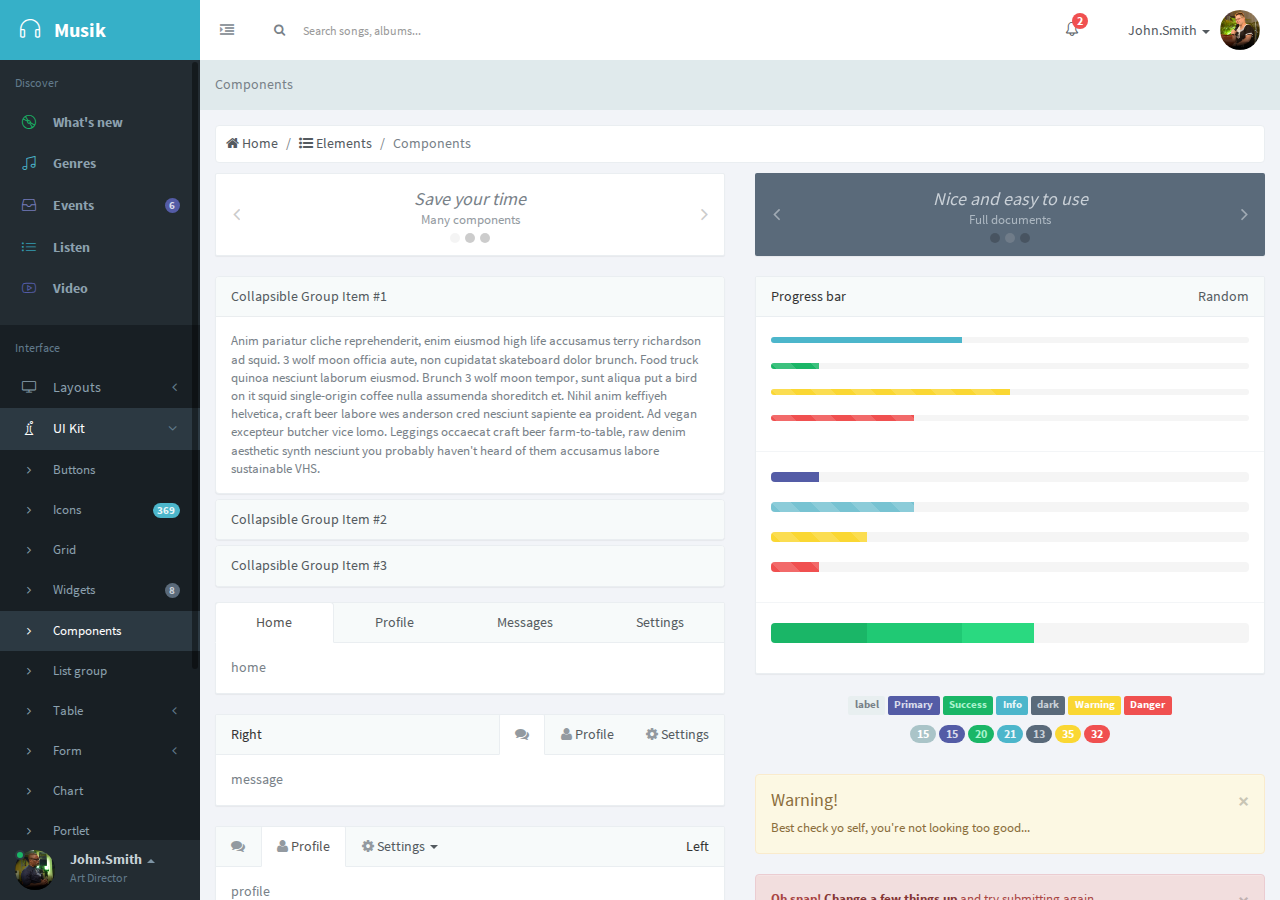
<file: components.html>
<!DOCTYPE html>
<html lang="en" class="app">
<head>  
  <meta charset="utf-8" />
  <title>Musik | Web Application</title>
  <meta name="description" content="app, web app, responsive, admin dashboard, admin, flat, flat ui, ui kit, off screen nav" />
  <meta name="viewport" content="width=device-width, initial-scale=1, maximum-scale=1" />
  <link rel="stylesheet" href="js/jPlayer/jplayer.flat.css" type="text/css" />
  <link rel="stylesheet" href="css/bootstrap.css" type="text/css" />
  <link rel="stylesheet" href="css/animate.css" type="text/css" />
  <link rel="stylesheet" href="css/font-awesome.min.css" type="text/css" />
  <link rel="stylesheet" href="css/simple-line-icons.css" type="text/css" />
  <link rel="stylesheet" href="css/font.css" type="text/css" />
  <link rel="stylesheet" href="css/app.css" type="text/css" />  
    <!--[if lt IE 9]>
    <script src="js/ie/html5shiv.js"></script>
    <script src="js/ie/respond.min.js"></script>
    <script src="js/ie/excanvas.js"></script>
  <![endif]-->
</head>
<body class="">
  <section class="vbox">
    <header class="bg-white-only header header-md navbar navbar-fixed-top-xs">
      <div class="navbar-header aside bg-info dk">
        <a class="btn btn-link visible-xs" data-toggle="class:nav-off-screen,open" data-target="#nav,html">
          <i class="icon-list"></i>
        </a>
        <a href="index.html" class="navbar-brand text-lt">
          <i class="icon-earphones"></i>
          <img src="images/logo.png" alt="." class="hide">
          <span class="hidden-nav-xs m-l-sm">Musik</span>
        </a>
        <a class="btn btn-link visible-xs" data-toggle="dropdown" data-target=".user">
          <i class="icon-settings"></i>
        </a>
      </div>      <ul class="nav navbar-nav hidden-xs">
        <li>
          <a href="#nav,.navbar-header" data-toggle="class:nav-xs,nav-xs" class="text-muted">
            <i class="fa fa-indent text"></i>
            <i class="fa fa-dedent text-active"></i>
          </a>
        </li>
      </ul>
      <form class="navbar-form navbar-left input-s-lg m-t m-l-n-xs hidden-xs" role="search">
        <div class="form-group">
          <div class="input-group">
            <span class="input-group-btn">
              <button type="submit" class="btn btn-sm bg-white btn-icon rounded"><i class="fa fa-search"></i></button>
            </span>
            <input type="text" class="form-control input-sm no-border rounded" placeholder="Search songs, albums...">
          </div>
        </div>
      </form>
      <div class="navbar-right ">
        <ul class="nav navbar-nav m-n hidden-xs nav-user user">
          <li class="hidden-xs">
            <a href="#" class="dropdown-toggle lt" data-toggle="dropdown">
              <i class="icon-bell"></i>
              <span class="badge badge-sm up bg-danger count">2</span>
            </a>
            <section class="dropdown-menu aside-xl animated fadeInUp">
              <section class="panel bg-white">
                <div class="panel-heading b-light bg-light">
                  <strong>You have <span class="count">2</span> notifications</strong>
                </div>
                <div class="list-group list-group-alt">
                  <a href="#" class="media list-group-item">
                    <span class="pull-left thumb-sm">
                      <img src="images/a0.png" alt="..." class="img-circle">
                    </span>
                    <span class="media-body block m-b-none">
                      Use awesome animate.css<br>
                      <small class="text-muted">10 minutes ago</small>
                    </span>
                  </a>
                  <a href="#" class="media list-group-item">
                    <span class="media-body block m-b-none">
                      1.0 initial released<br>
                      <small class="text-muted">1 hour ago</small>
                    </span>
                  </a>
                </div>
                <div class="panel-footer text-sm">
                  <a href="#" class="pull-right"><i class="fa fa-cog"></i></a>
                  <a href="#notes" data-toggle="class:show animated fadeInRight">See all the notifications</a>
                </div>
              </section>
            </section>
          </li>
          <li class="dropdown">
            <a href="#" class="dropdown-toggle bg clear" data-toggle="dropdown">
              <span class="thumb-sm avatar pull-right m-t-n-sm m-b-n-sm m-l-sm">
                <img src="images/a0.png" alt="...">
              </span>
              John.Smith <b class="caret"></b>
            </a>
            <ul class="dropdown-menu animated fadeInRight">            
              <li>
                <span class="arrow top"></span>
                <a href="#">Settings</a>
              </li>
              <li>
                <a href="profile.html">Profile</a>
              </li>
              <li>
                <a href="#">
                  <span class="badge bg-danger pull-right">3</span>
                  Notifications
                </a>
              </li>
              <li>
                <a href="docs.html">Help</a>
              </li>
              <li class="divider"></li>
              <li>
                <a href="modal.lockme.html" data-toggle="ajaxModal" >Logout</a>
              </li>
            </ul>
          </li>
        </ul>
      </div>      
    </header>
    <section>
      <section class="hbox stretch">
        <!-- .aside -->
        <aside class="bg-black dk aside hidden-print" id="nav">          
          <section class="vbox">
            <section class="w-f-md scrollable">
              <div class="slim-scroll" data-height="auto" data-disable-fade-out="true" data-distance="0" data-size="10px" data-railOpacity="0.2">
                


                <!-- nav -->                 
                <nav class="nav-primary hidden-xs">
                  <ul class="nav bg clearfix">
                    <li class="hidden-nav-xs padder m-t m-b-sm text-xs text-muted">
                      Discover
                    </li>
                    <li>
                      <a href="index.html">
                        <i class="icon-disc icon text-success"></i>
                        <span class="font-bold">What's new</span>
                      </a>
                    </li>
                    <li>
                      <a href="genres.html">
                        <i class="icon-music-tone-alt icon text-info"></i>
                        <span class="font-bold">Genres</span>
                      </a>
                    </li>
                    <li>
                      <a href="events.html">
                        <i class="icon-drawer icon text-primary-lter"></i>
                        <b class="badge bg-primary pull-right">6</b>
                        <span class="font-bold">Events</span>
                      </a>
                    </li>
                    <li>
                      <a href="listen.html">
                        <i class="icon-list icon  text-info-dker"></i>
                        <span class="font-bold">Listen</span>
                      </a>
                    </li>
                    <li>
                      <a href="video.html" data-target="#content" data-el="#bjax-el" data-replace="true">
                        <i class="icon-social-youtube icon  text-primary"></i>
                        <span class="font-bold">Video</span>
                      </a>
                    </li>
                    <li class="m-b hidden-nav-xs"></li>
                  </ul>
                  <ul class="nav" data-ride="collapse">
                    <li class="hidden-nav-xs padder m-t m-b-sm text-xs text-muted">
                      Interface
                    </li>
                    <li >
                      <a href="#" class="auto">
                        <span class="pull-right text-muted">
                          <i class="fa fa-angle-left text"></i>
                          <i class="fa fa-angle-down text-active"></i>
                        </span>
                        <i class="icon-screen-desktop icon">
                        </i>
                        <span>Layouts</span>
                      </a>
                      <ul class="nav dk text-sm">
                        <li >
                          <a href="layout-color.html" class="auto">                                                        
                            <i class="fa fa-angle-right text-xs"></i>

                            <span>Color option</span>
                          </a>
                        </li>
                        <li >
                          <a href="layout-boxed.html" class="auto">                                                        
                            <i class="fa fa-angle-right text-xs"></i>

                            <span>Boxed layout</span>
                          </a>
                        </li>
                        <li >
                          <a href="layout-fluid.html" class="auto">                                                        
                            <i class="fa fa-angle-right text-xs"></i>

                            <span>Fluid layout</span>
                          </a>
                        </li>
                      </ul>
                    </li>
                    <li  class="active">
                      <a href="#" class="auto">
                        <span class="pull-right text-muted">
                          <i class="fa fa-angle-left text"></i>
                          <i class="fa fa-angle-down text-active"></i>
                        </span>
                        <i class="icon-chemistry icon">
                        </i>
                        <span>UI Kit</span>
                      </a>
                      <ul class="nav dk text-sm">
                        <li >
                          <a href="buttons.html" class="auto">                                                        
                            <i class="fa fa-angle-right text-xs"></i>

                            <span>Buttons</span>
                          </a>
                        </li>
                        <li >
                          <a href="icons.html" class="auto">                            
                            <b class="badge bg-info pull-right">369</b>                                                        
                            <i class="fa fa-angle-right text-xs"></i>

                            <span>Icons</span>
                          </a>
                        </li>
                        <li >
                          <a href="grid.html" class="auto">                                                        
                            <i class="fa fa-angle-right text-xs"></i>

                            <span>Grid</span>
                          </a>
                        </li>
                        <li >
                          <a href="widgets.html" class="auto">                            
                            <b class="badge bg-dark pull-right">8</b>                                                        
                            <i class="fa fa-angle-right text-xs"></i>

                            <span>Widgets</span>
                          </a>
                        </li>
                        <li  class="active">
                          <a href="components.html" class="auto">                                                        
                            <i class="fa fa-angle-right text-xs"></i>

                            <span>Components</span>
                          </a>
                        </li>
                        <li >
                          <a href="list.html" class="auto">                                                        
                            <i class="fa fa-angle-right text-xs"></i>

                            <span>List group</span>
                          </a>
                        </li>
                        <li >
                          <a href="#table" class="auto">                            
                            <span class="pull-right text-muted">
                              <i class="fa fa-angle-left text"></i>
                              <i class="fa fa-angle-down text-active"></i>
                            </span>                            
                            <i class="fa fa-angle-right text-xs"></i>

                            <span>Table</span>
                          </a>
                          <ul class="nav dker">
                            <li >
                              <a href="table-static.html">
                                <i class="fa fa-angle-right"></i>
                                <span>Table static</span>
                              </a>
                            </li>
                            <li >
                              <a href="table-datatable.html">
                                <i class="fa fa-angle-right"></i>
                                <span>Datatable</span>
                              </a>
                            </li>
                          </ul>
                        </li>
                        <li >
                          <a href="#form" class="auto">                            
                            <span class="pull-right text-muted">
                              <i class="fa fa-angle-left text"></i>
                              <i class="fa fa-angle-down text-active"></i>
                            </span>                            
                            <i class="fa fa-angle-right text-xs"></i>

                            <span>Form</span>
                          </a>
                          <ul class="nav dker">
                            <li >
                              <a href="form-elements.html">
                                <i class="fa fa-angle-right"></i>
                                <span>Form elements</span>
                              </a>
                            </li>
                            <li >
                              <a href="form-validation.html">
                                <i class="fa fa-angle-right"></i>
                                <span>Form validation</span>
                              </a>
                            </li>
                            <li >
                              <a href="form-wizard.html">
                                <i class="fa fa-angle-right"></i>
                                <span>Form wizard</span>
                              </a>
                            </li>
                          </ul>
                        </li>
                        <li >
                          <a href="chart.html" class="auto">                                                        
                            <i class="fa fa-angle-right text-xs"></i>

                            <span>Chart</span>
                          </a>
                        </li>
                        <li >
                          <a href="portlet.html" class="auto">                                                        
                            <i class="fa fa-angle-right text-xs"></i>

                            <span>Portlet</span>
                          </a>
                        </li>
                        <li >
                          <a href="timeline.html" class="auto">                                                        
                            <i class="fa fa-angle-right text-xs"></i>

                            <span>Timeline</span>
                          </a>
                        </li>
                      </ul>
                    </li>
                    <li >
                      <a href="#" class="auto">
                        <span class="pull-right text-muted">
                          <i class="fa fa-angle-left text"></i>
                          <i class="fa fa-angle-down text-active"></i>
                        </span>
                        <i class="icon-grid icon">
                        </i>
                        <span>Pages</span>
                      </a>
                      <ul class="nav dk text-sm">
                        <li >
                          <a href="profile.html" class="auto">                                                        
                            <i class="fa fa-angle-right text-xs"></i>

                            <span>Profile</span>
                          </a>
                        </li>
                        <li >
                          <a href="blog.html" class="auto">                                                        
                            <i class="fa fa-angle-right text-xs"></i>

                            <span>Blog</span>
                          </a>
                        </li>
                        <li >
                          <a href="invoice.html" class="auto">                                                        
                            <i class="fa fa-angle-right text-xs"></i>

                            <span>Invoice</span>
                          </a>
                        </li>
                        <li >
                          <a href="gmap.html" class="auto">                                                        
                            <i class="fa fa-angle-right text-xs"></i>

                            <span>Google Map</span>
                          </a>
                        </li>
                        <li >
                          <a href="jvectormap.html" class="auto">                                                        
                            <i class="fa fa-angle-right text-xs"></i>

                            <span>Vector Map</span>
                          </a>
                        </li>
                        <li >
                          <a href="signin.html" class="auto">                                                        
                            <i class="fa fa-angle-right text-xs"></i>

                            <span>Signin</span>
                          </a>
                        </li>
                        <li >
                          <a href="signup.html" class="auto">                                                        
                            <i class="fa fa-angle-right text-xs"></i>

                            <span>Signup</span>
                          </a>
                        </li>
                        <li >
                          <a href="404.html" class="auto">                                                        
                            <i class="fa fa-angle-right text-xs"></i>

                            <span>404</span>
                          </a>
                        </li>
                      </ul>
                    </li>
                  </ul>
                  <ul class="nav text-sm">
                    <li class="hidden-nav-xs padder m-t m-b-sm text-xs text-muted">
                      <span class="pull-right"><a href="#"><i class="icon-plus i-lg"></i></a></span>
                      Playlist
                    </li>
                    <li>
                      <a href="#">
                        <i class="icon-music-tone icon"></i>
                        <span>Hip-Pop</span>
                      </a>
                    </li>
                    <li>
                      <a href="#">
                        <i class="icon-playlist icon text-success-lter"></i>
                        <b class="badge bg-success dker pull-right">9</b>
                        <span>Jazz</span>
                      </a>
                    </li>
                  </ul>
                </nav>
                <!-- / nav -->
              </div>
            </section>
            
            <footer class="footer hidden-xs no-padder text-center-nav-xs">
              <div class="bg hidden-xs ">
                  <div class="dropdown dropup wrapper-sm clearfix">
                    <a href="#" class="dropdown-toggle" data-toggle="dropdown">
                      <span class="thumb-sm avatar pull-left m-l-xs">                        
                        <img src="images/a3.png" class="dker" alt="...">
                        <i class="on b-black"></i>
                      </span>
                      <span class="hidden-nav-xs clear">
                        <span class="block m-l">
                          <strong class="font-bold text-lt">John.Smith</strong> 
                          <b class="caret"></b>
                        </span>
                        <span class="text-muted text-xs block m-l">Art Director</span>
                      </span>
                    </a>
                    <ul class="dropdown-menu animated fadeInRight aside text-left">                      
                      <li>
                        <span class="arrow bottom hidden-nav-xs"></span>
                        <a href="#">Settings</a>
                      </li>
                      <li>
                        <a href="profile.html">Profile</a>
                      </li>
                      <li>
                        <a href="#">
                          <span class="badge bg-danger pull-right">3</span>
                          Notifications
                        </a>
                      </li>
                      <li>
                        <a href="docs.html">Help</a>
                      </li>
                      <li class="divider"></li>
                      <li>
                        <a href="modal.lockme.html" data-toggle="ajaxModal" >Logout</a>
                      </li>
                    </ul>
                  </div>
                </div>            </footer>
          </section>
        </aside>
        <!-- /.aside -->
        <section id="content">
          <section class="vbox">
            <header class="header bg-light dk">
              <p>Components</p>
            </header>
            <section class="scrollable wrapper">
              <div class="row">
                <div class="col-lg-12">
                  <!-- .breadcrumb -->
                  <ul class="breadcrumb">
                    <li><a href="#"><i class="fa fa-home"></i> Home</a></li>
                    <li><a href="#"><i class="fa fa-list-ul"></i> Elements</a></li>
                    <li class="active">Components</li>
                  </ul>
                  <!-- / .breadcrumb -->
                </div>
                <div class="col-lg-6">
                  <!-- .crousel slide -->
                  <section class="panel panel-default">
                    <div class="carousel slide auto panel-body" id="c-slide">
                        <ol class="carousel-indicators out">
                          <li data-target="#c-slide" data-slide-to="0" class="active"></li>
                          <li data-target="#c-slide" data-slide-to="1" class=""></li>
                          <li data-target="#c-slide" data-slide-to="2" class=""></li>
                        </ol>
                        <div class="carousel-inner">
                          <div class="item active">
                            <p class="text-center">
                              <em class="h4 text-mute">Save your time</em><br>
                              <small class="text-muted">Many components</small>
                            </p>
                          </div>
                          <div class="item">
                            <p class="text-center">
                              <em class="h4 text-mute">Nice and easy to use</em><br>
                              <small class="text-muted">Full documents</small>
                            </p>
                          </div>
                          <div class="item">
                            <p class="text-center">
                              <em class="h4 text-mute">Mobile header first</em><br>
                              <small class="text-muted">Mobile/Tablet/Desktop</small>
                            </p>
                          </div>
                        </div>
                        <a class="left carousel-control" href="#c-slide" data-slide="prev">
                          <i class="fa fa-angle-left"></i>
                        </a>
                        <a class="right carousel-control" href="#c-slide" data-slide="next">
                          <i class="fa fa-angle-right"></i>
                        </a>
                    </div>
                  </section>
                  <!-- / .carousel slide -->
                </div>
                <div class="col-lg-6">
                  <!-- .crousel fade -->
                  <section class="panel bg-dark">
                    <div class="carousel slide carousel-fade panel-body" id="c-fade">
                        <ol class="carousel-indicators out">
                          <li data-target="#c-fade" data-slide-to="0" class=""></li>
                          <li data-target="#c-fade" data-slide-to="1" class="active"></li>
                          <li data-target="#c-fade" data-slide-to="2" class=""></li>
                        </ol>
                        <div class="carousel-inner">
                          <div class="item">
                            <p class="text-center">
                              <em class="h4 text-mute">Save your time</em><br>
                              <small class="text-muted">Many components</small>
                            </p>
                          </div>
                          <div class="item active">
                            <p class="text-center">
                              <em class="h4 text-mute">Nice and easy to use</em><br>
                              <small class="text-muted">Full documents</small>
                            </p>
                          </div>
                          <div class="item">
                            <p class="text-center">
                              <em class="h4 text-mute">Mobile header first</em><br>
                              <small class="text-muted">Mobile/Tablet/Desktop</small>
                            </p>
                          </div>
                        </div>
                        <a class="left carousel-control" href="#c-fade" data-slide="prev">
                          <i class="fa fa-angle-left"></i>
                        </a>
                        <a class="right carousel-control" href="#c-fade" data-slide="next">
                          <i class="fa fa-angle-right"></i>
                        </a>
                    </div>
                  </section>
                  <!-- / .carousel fade -->
                </div>
                <div class="col-lg-6">
                  <!-- .accordion -->
                  <div class="panel-group m-b" id="accordion2">
                    <div class="panel panel-default">
                      <div class="panel-heading">
                        <a class="accordion-toggle" data-toggle="collapse" data-parent="#accordion2" href="#collapseOne">
                          Collapsible Group Item #1
                        </a>
                      </div>
                      <div id="collapseOne" class="panel-collapse in">
                        <div class="panel-body text-sm">
                          Anim pariatur cliche reprehenderit, enim eiusmod high life accusamus terry richardson ad squid. 3 wolf moon officia aute, non cupidatat skateboard dolor brunch. Food truck quinoa nesciunt laborum eiusmod. Brunch 3 wolf moon tempor, sunt aliqua put a bird on it squid single-origin coffee nulla assumenda shoreditch et. Nihil anim keffiyeh helvetica, craft beer labore wes anderson cred nesciunt sapiente ea proident. Ad vegan excepteur butcher vice lomo. Leggings occaecat craft beer farm-to-table, raw denim aesthetic synth nesciunt you probably haven't heard of them accusamus labore sustainable VHS.
                        </div>
                      </div>
                    </div>
                    <div class="panel panel-default">
                      <div class="panel-heading">
                        <a class="accordion-toggle" data-toggle="collapse" data-parent="#accordion2" href="#collapseTwo">
                          Collapsible Group Item #2
                        </a>
                      </div>
                      <div id="collapseTwo" class="panel-collapse collapse">
                        <div class="panel-body text-sm">
                          Anim pariatur cliche reprehenderit, enim eiusmod high life accusamus terry richardson ad squid. 3 wolf moon officia aute, non cupidatat skateboard dolor brunch. Food truck quinoa nesciunt laborum eiusmod. Brunch 3 wolf moon tempor, sunt aliqua put a bird on it squid single-origin coffee nulla assumenda shoreditch et. Nihil anim keffiyeh helvetica, craft beer labore wes anderson cred nesciunt sapiente ea proident. Ad vegan excepteur butcher vice lomo. Leggings occaecat craft beer farm-to-table, raw denim aesthetic synth nesciunt you probably haven't heard of them accusamus labore sustainable VHS.
                        </div>
                      </div>
                    </div>
                    <div class="panel panel-default">
                      <div class="panel-heading">
                        <a class="accordion-toggle" data-toggle="collapse" data-parent="#accordion2" href="#collapseThree">
                          Collapsible Group Item #3
                        </a>
                      </div>
                      <div id="collapseThree" class="panel-collapse collapse">
                        <div class="panel-body text-sm">
                          Anim pariatur cliche reprehenderit, enim eiusmod high life accusamus terry richardson ad squid. 3 wolf moon officia aute, non cupidatat skateboard dolor brunch. Food truck quinoa nesciunt laborum eiusmod. Brunch 3 wolf moon tempor, sunt aliqua put a bird on it squid single-origin coffee nulla assumenda shoreditch et. Nihil anim keffiyeh helvetica, craft beer labore wes anderson cred nesciunt sapiente ea proident. Ad vegan excepteur butcher vice lomo. Leggings occaecat craft beer farm-to-table, raw denim aesthetic synth nesciunt you probably haven't heard of them accusamus labore sustainable VHS.
                        </div>
                      </div>
                    </div>
                  </div>
                  <!-- / .accordion -->
                  <!-- .nav-justified -->
                  <section class="panel panel-default">
                    <header class="panel-heading bg-light">
                      <ul class="nav nav-tabs nav-justified">
                        <li class="active"><a href="#home" data-toggle="tab">Home</a></li>
                        <li><a href="#profile" data-toggle="tab">Profile</a></li>
                        <li><a href="#messages" data-toggle="tab">Messages</a></li>
                        <li><a href="#settings" data-toggle="tab">Settings</a></li>
                      </ul>
                    </header>
                    <div class="panel-body">
                      <div class="tab-content">
                        <div class="tab-pane active" id="home">home</div>
                        <div class="tab-pane" id="profile">profile</div>
                        <div class="tab-pane" id="messages">message</div>
                        <div class="tab-pane" id="settings">settings</div>
                      </div>
                    </div>
                  </section>
                  <!-- / .nav-justified -->
                  <!-- left tab -->
                  <section class="panel panel-default">
                    <header class="panel-heading bg-light">
                      <ul class="nav nav-tabs pull-right">
                        <li class="active"><a href="#messages-1" data-toggle="tab"><i class="fa fa-comments text-muted"></i></a></li>
                        <li><a href="#profile-1" data-toggle="tab"><i class="fa fa-user text-muted"></i> Profile</a></li>
                        <li><a href="#settings-1" data-toggle="tab"><i class="fa fa-cog text-muted"></i> Settings</a></li>
                      </ul>
                      <span class="hidden-sm">Right</span>
                    </header>
                    <div class="panel-body">
                      <div class="tab-content">              
                        <div class="tab-pane active" id="messages-1">message</div>
                        <div class="tab-pane" id="profile-1">profile</div>
                        <div class="tab-pane" id="settings-1">settings</div>
                      </div>
                    </div>
                  </section>
                  <!-- / left tab -->
                  <!-- right tab -->
                  <section class="panel panel-default">
                    <header class="panel-heading text-right bg-light">
                      <ul class="nav nav-tabs pull-left">
                        <li><a href="#messages-2" data-toggle="tab"><i class="fa fa-comments text-muted"></i></a></li>
                        <li class="active"><a href="#profile-2" data-toggle="tab"><i class="fa fa-user text-muted"></i> Profile</a></li>
                        <li class="dropdown">
                          <a href="#" class="dropdown-toggle" data-toggle="dropdown"><i class="fa fa-cog text-muted"></i> Settings <b class="caret"></b></a>
                          <ul class="dropdown-menu text-left">
                            <li><a href="#dropdown1" data-toggle="tab">@fat</a></li>
                            <li><a href="#dropdown2" data-toggle="tab">@mdo</a></li>
                          </ul>
                        </li>
                      </ul>
                      <span class="hidden-sm">Left</span>
                    </header>
                    <div class="panel-body">
                      <div class="tab-content">              
                        <div class="tab-pane fade" id="messages-2">message</div>
                        <div class="tab-pane fade active in" id="profile-2">profile</div>
                        <div class="tab-pane fade" id="dropdown1">dropdown1</div>
                        <div class="tab-pane fade" id="dropdown2">dropdown2</div>
                      </div>
                    </div>
                  </section>
                  <!-- / right tab -->
                  <!-- .dropdown -->
                  <section class="panel panel-default pos-rlt clearfix">
                    <header class="panel-heading">
                      <ul class="nav nav-pills pull-right">
                        <li>
                          <a href="#" class="panel-toggle text-muted"><i class="fa fa-caret-down text-active"></i><i class="fa fa-caret-up text"></i></a>
                        </li>
                      </ul>
                      Dropdown
                    </header>
                    <div class="panel-body clearfix">
                      <div class="dropdown pull-left m-r">
                        <ul class="dropdown-menu pos-stc inline" role="menu">
                          <li><a tabindex="-1" href="#">Action</a></li>
                          <li><a tabindex="-1" href="#">Another action</a></li>
                          <li><a tabindex="-1" href="#">Something else here</a></li>
                          <li class="divider"></li>
                          <li class="dropdown-submenu">
                            <a tabindex="-1" href="#">Separated link</a>
                            <ul class="dropdown-menu" role="menu">
                              <li><a tabindex="-1" href="#">Action</a></li>
                              <li><a tabindex="-1" href="#">Another action</a></li>
                              <li><a tabindex="-1" href="#">Something else here</a></li>
                            </ul>
                          </li>
                        </ul>
                      </div>
                      <div class="dropdown dropup pull-left">
                        <ul class="dropdown-menu pos-stc inline" role="menu">
                          <li><a tabindex="-1" href="#">Action</a></li>
                          <li><a tabindex="-1" href="#">Another action</a></li>
                          <li><a tabindex="-1" href="#">Something else here</a></li>
                          <li class="divider"></li>
                          <li class="dropdown-submenu">
                            <a tabindex="-1" href="#">Separated link</a>
                            <ul class="dropdown-menu" role="menu">
                              <li class="dropdown-submenu  pull-left">
                                <a tabindex="-1" href="#">Action</a>
                                <ul class="dropdown-menu" role="menu">
                                  <li><a tabindex="-1" href="#">Action</a></li>
                                  <li><a tabindex="-1" href="#">Another action</a></li>
                                  <li><a tabindex="-1" href="#">Something else here</a></li>
                                </ul>
                              </li>
                              <li><a tabindex="-1" href="#">Another action</a></li>
                              <li><a tabindex="-1" href="#">Something else here</a></li>
                            </ul>
                          </li>
                        </ul>
                      </div>
                    </div>
                  </section>
                  <!-- / .dropmenu -->
                  <!-- .tooltip & popup -->
                  <section class="panel panel-default text-sm doc-buttons">
                    <div class="panel-body">
                      <button class="btn btn-sm btn-default" data-toggle="tooltip" data-placement="top" title="Tooltip on top">Tooltip on top</button>
                      <button class="btn btn-sm btn-default" data-toggle="tooltip" data-placement="right" title="Tooltip on right">On right</button>
                      <button class="btn btn-sm btn-default" data-toggle="tooltip" data-placement="bottom" title="Tooltip on bottom">On bottom</button>
                      <button class="btn btn-sm btn-default" data-toggle="tooltip" data-placement="left" title="Tooltip on left">On left</button>
                      <button class="btn btn-sm btn-info" data-toggle="popover" data-html="true" data-placement="top" data-content="<div class='scrollable' style='height:40px'>Vivamus sagittis lacus vel augue laoreet rutrum faucibus. Vivamus sagittis lacus vel augue laoreet rutrum faucibus.</div>" title="" data-original-title='<button type="button" class="close pull-right" data-dismiss="popover">&times;</button>Popover on top'>Popover on top</button>
                      <a href="modal.html" data-toggle="ajaxModal" class="btn btn-sm btn-default">Modal</a>
                    </div>
                  </section>
                </div>
                <div class="col-lg-6">
                  <section class="panel panel-default" id="progressbar">
                    <header class="panel-heading">
                      <ul class="nav nav-pills pull-right">
                        <li><a href="#" data-toggle="progress" data-target="#progressbar">Random</a></li>
                      </ul>
                      Progress bar
                    </header>
                    <ul class="list-group">
                      <li class="list-group-item">
                        <div class="progress progress-xs m-t-sm">
                          <div class="progress-bar bg-info" data-toggle="tooltip" data-original-title="40%" style="width: 40%"></div>
                        </div>
                        <div class="progress progress-xs progress-striped">
                          <div class="progress-bar bg-success" data-toggle="tooltip" data-original-title="10%" style="width: 10%"></div>
                        </div>
                        <div class="progress progress-xs progress-striped">
                          <div class="progress-bar bg-warning" data-toggle="tooltip" data-original-title="50%" style="width: 50%"></div>
                        </div>
                        <div class="progress progress-xs progress-striped active">
                          <div class="progress-bar bg-danger" data-toggle="tooltip" data-original-title="30%" style="width: 30%"></div>
                        </div>
                      </li>
                      <li class="list-group-item">
                        <div class="progress progress-sm m-t-sm">
                          <div class="progress-bar bg-primary" data-toggle="tooltip" data-original-title="10%" style="width: 10%"></div>
                        </div>
                        <div class="progress progress-sm progress-striped  active">
                          <div class="progress-bar bg-info lter" data-toggle="tooltip" data-original-title="30%" style="width: 30%"></div>
                        </div>
                        <div class="progress progress-sm progress-striped">
                          <div class="progress-bar bg-warning" data-toggle="tooltip" data-original-title="20%" style="width: 20%"></div>
                        </div>
                        <div class="progress progress-sm progress-striped">
                          <div class="progress-bar bg-danger" data-toggle="tooltip" data-original-title="10%" style="width: 10%"></div>
                        </div>
                      </li>
                      <li class="list-group-item">
                        <div class="progress m-t-sm">
                          <div class="progress-bar bg-success" data-toggle="tooltip" data-original-title="20%" style="width: 20%"></div>
                          <div class="progress-bar bg-success lt" data-toggle="tooltip" data-original-title="20%" style="width: 20%"></div>
                          <div class="progress-bar bg-success lter" data-toggle="tooltip" data-original-title="15%" style="width: 15%"></div>
                        </div>
                      </li>
                    </ul>
                  </section>
                </div>
                <div class="col-lg-6">
                  <!-- .label and .badge -->
                  <div class="m-b-lg text-center">
                    <p>
                      <span class="label bg-light">label</span>
                      <span class="label bg-primary">Primary</span>
                      <span class="label bg-success">Success</span>
                      <span class="label bg-info">Info</span>
                      <span class="label bg-dark">dark</span>
                      <span class="label bg-warning">Warning</span>
                      <span class="label bg-danger">Danger</span>
                    </p>
                    <p class="m-b-none">
                      <span class="badge">15</span>
                       <span class="badge bg-primary">15</span>
                      <span class="badge bg-success">20</span>
                      <span class="badge bg-info">21</span>
                      <span class="badge bg-dark">13</span>
                      <span class="badge bg-warning">35</span>
                      <span class="badge bg-danger">32</span>
                    </p>
                  </div>
                  <!-- / .label and .badge -->
                  <div class="alert alert-warning alert-block">
                    <button type="button" class="close" data-dismiss="alert">&times;</button>
                    <h4><i class="fa fa-bell-alt"></i>Warning!</h4>
                    <p>Best check yo self, you're not looking too good...</p>
                  </div>
                  <div class="alert alert-danger">
                    <button type="button" class="close" data-dismiss="alert">&times;</button>
                    <i class="fa fa-ban-circle"></i><strong>Oh snap!</strong> <a href="#" class="alert-link">Change a few things up</a> and try submitting again.
                  </div>
                  <div class="alert alert-success">
                    <button type="button" class="close" data-dismiss="alert">&times;</button>
                    <i class="fa fa-ok-sign"></i><strong>Well done!</strong> You successfully read <a href="#" class="alert-link">this important alert message</a>.
                  </div>
                  <div class="alert alert-info">
                    <button type="button" class="close" data-dismiss="alert">&times;</button>
                    <i class="fa fa-info-sign"></i><strong>Heads up!</strong> This <a href="#" class="alert-link">alert needs your attention</a>, but it's not super important.
                  </div>
                  <div class="text-center">
                    <ul class="pagination pagination-lg">
                      <li><a href="#"><i class="fa fa-chevron-left"></i></a></li>
                      <li class="active"><a href="#">1</a></li>
                      <li><a href="#">2</a></li>
                      <li><a href="#">3</a></li>
                      <li><a href="#">4</a></li>
                      <li><a href="#">5</a></li>
                      <li><a href="#"><i class="fa fa-chevron-right"></i></a></li>
                    </ul>
                  </div>
                  <div class="text-center">
                    <ul class="pagination pagination">
                      <li><a href="#"><i class="fa fa-chevron-left"></i></a></li>
                      <li><a href="#">1</a></li>
                      <li><a href="#">2</a></li>
                      <li><a href="#">3</a></li>
                      <li><a href="#">4</a></li>
                      <li><a href="#">5</a></li>
                      <li><a href="#"><i class="fa fa-chevron-right"></i></a></li>
                    </ul>
                  </div>
                  <div class="text-center">
                    <ul class="pagination pagination-sm">
                      <li><a href="#"><i class="fa fa-chevron-left"></i></a></li>
                      <li><a href="#">1</a></li>
                      <li><a href="#">2</a></li>
                      <li><a href="#">3</a></li>
                      <li><a href="#">4</a></li>
                      <li><a href="#">5</a></li>
                      <li><a href="#"><i class="fa fa-chevron-right"></i></a></li>
                    </ul>
                  </div>
                </div>
              </div>
            </section>
          </section>
          <a href="#" class="hide nav-off-screen-block" data-toggle="class:nav-off-screen,open" data-target="#nav,html"></a>
        </section>
      </section>
    </section>    
  </section>
  <script src="js/jquery.min.js"></script>
  <!-- Bootstrap -->
  <script src="js/bootstrap.js"></script>
  <!-- App -->
  <script src="js/app.js"></script>  
  <script src="js/slimscroll/jquery.slimscroll.min.js"></script>
  
  <script src="js/app.plugin.js"></script>
  <script type="text/javascript" src="js/jPlayer/jquery.jplayer.min.js"></script>
  <script type="text/javascript" src="js/jPlayer/add-on/jplayer.playlist.min.js"></script>
  <script type="text/javascript" src="js/jPlayer/demo.js"></script>
</body>
</html>
</file>
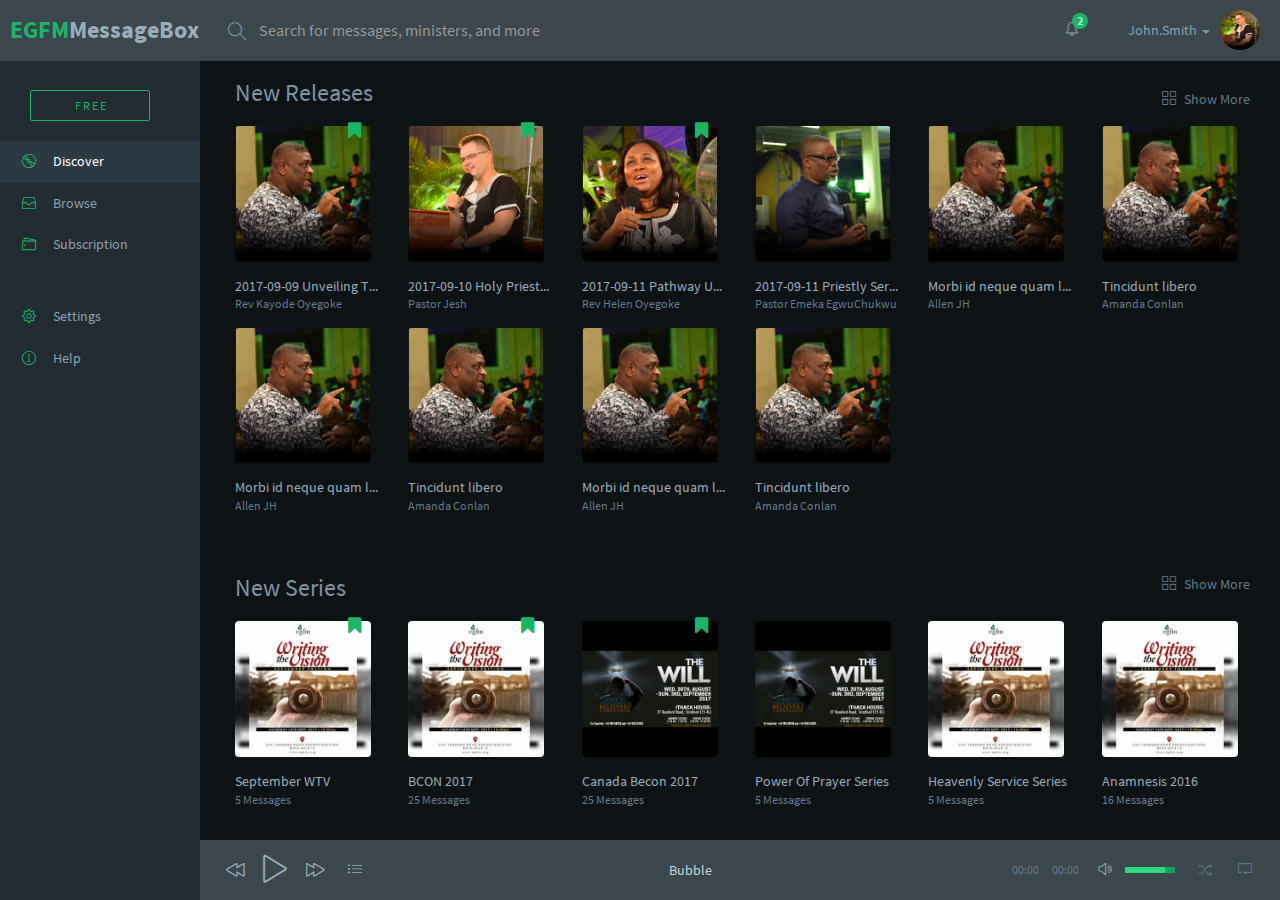
<file: dashboard.html>
<!DOCTYPE html>
<html lang="en" class="app">

<head>
  <meta charset="utf-8" />
  <title>Musik | Web Application</title>
  <meta name="description" content="app, web app, responsive, admin dashboard, admin, flat, flat ui, ui kit, off screen nav"
  />
  <meta name="viewport" content="width=device-width, initial-scale=1, maximum-scale=1" />
  <link rel="stylesheet" href="js/jPlayer/jplayer.flat.css" type="text/css" />
  <link rel="stylesheet" href="css/bootstrap.css" type="text/css" />
  <link rel="stylesheet" href="css/animate.css" type="text/css" />
  <link rel="stylesheet" href="css/eomp.css" type="text/css" />
  <link rel="stylesheet" href="css/font-awesome.min.css" type="text/css" />
  <link rel="stylesheet" href="css/simple-line-icons.css" type="text/css" />
  <link rel="stylesheet" href="css/font.css" type="text/css" />
  <link rel="stylesheet" href="css/app.css" type="text/css" />
  <!--[if lt IE 9]>
    <script src="js/ie/html5shiv.js"></script>
    <script src="js/ie/respond.min.js"></script>
    <script src="js/ie/excanvas.js"></script>
  <![endif]-->
</head>

<body class="">
  <section class="vbox">
    <header class="bg-black lter header header-md navbar navbar-fixed-top-xs">

      <form class="navbar-form navbar-left input-s-xl m-t m-l-n-xs hidden-xs" role="search">

        <div class="form-group block">
          <div class="input-group">
            <a class=" input-group-btn" href="index.html">
              <span class="h3 font-bold text-success">EGFM</span>
              <span class="h3 font-bold ">MessageBox</span>
            </a>
            <span class="input-group-btn">
              <button type="submit" class="btn btn-lg bg-empty btn-icon rounded m-t-xs m-l" style="
                padding: 0px;
            ">
                <i class="icon-magnifier"></i>
              </button>
            </span>
            <input type="text" class="form-control input-sm no-border rounded bg-empty text-md text-white p-l-0" placeholder="Search for messages, ministers, and more">
          </div>
        </div>
      </form>
      <div class="navbar-right ">
        <ul class="nav navbar-nav m-n hidden-xs nav-user user">
          <li class="hidden-xs">
            <a href="#" class="dropdown-toggle " data-toggle="dropdown">
              <i class="icon-bell"></i>
              <span class="badge badge-sm up bg-success count">2</span>
            </a>
            <section class="dropdown-menu aside-xl animated fadeInUp">
              <section class="panel bg-white">
                <div class="panel-heading b-light bg-light">
                  <strong>You have
                    <span class="count">2</span> notifications</strong>
                </div>
                <div class="list-group list-group-alt">
                  <a href="#" class="media list-group-item">
                    <span class="pull-left thumb-sm">
                      <img src="images/a0.png" alt="..." class="img-circle">
                    </span>
                    <span class="media-body block m-b-none">
                      Use awesome animate.css
                      <br>
                      <small class="text-muted">10 minutes ago</small>
                    </span>
                  </a>
                  <a href="#" class="media list-group-item">
                    <span class="media-body block m-b-none">
                      1.0 initial released
                      <br>
                      <small class="text-muted">1 hour ago</small>
                    </span>
                  </a>
                </div>
                <div class="panel-footer text-sm">
                  <a href="#" class="pull-right">
                    <i class="fa fa-cog"></i>
                  </a>
                  <a href="#notes" data-toggle="class:show animated fadeInRight">See all the notifications</a>
                </div>
              </section>
            </section>
          </li>
          <li class="dropdown">
            <a href="#" class="dropdown-toggle  clear" data-toggle="dropdown">
              <span class="thumb-sm avatar pull-right m-t-n-sm m-b-n-sm m-l-sm">
                <img src="images/a0.png" alt="...">
              </span>
              John.Smith
              <b class="caret"></b>
            </a>
            <ul class="dropdown-menu animated fadeInRight">
              <li>
                <span class="arrow top"></span>
                <a href="#">Settings</a>
              </li>
              <li>
                <a href="profile.html">Profile</a>
              </li>
              <li>
                <a href="#">
                  <span class="badge bg-danger pull-right">3</span>
                  Notifications
                </a>
              </li>
              <li>
                <a href="docs.html">Help</a>
              </li>
              <li class="divider"></li>
              <li>
                <a href="modal.lockme.html" data-toggle="ajaxModal">Logout</a>
              </li>
            </ul>
          </li>
        </ul>
      </div>
    </header>
    <section>
      <section class="hbox stretch">
        <!-- .aside -->
        <aside class="bg-black bg  aside hidden-print" id="nav">
          <section class="vbox">
            <section class="w-f-md scrollable">
              <div class="slim-scroll" data-height="auto" data-disable-fade-out="true" data-distance="0" data-size="10px" data-railOpacity="0.2">
                <!-- nav -->
                <nav class="nav-primary hidden-xs">
                  <ul class="nav bg clearfix">
                    <a href="subscription.html" class="btn btn-s-md btn-success m-t-lg m-l-lg btn-transparent text-success text-xs">F R E E</a>
                    <li class="m-t-md active">
                      <a href="index.html">
                        <i class="icon-disc icon text-success"></i>
                        <span>Discover</span>
                      </a>
                    </li>
                    <li>
                      <a href="browse.html">
                        <i class="icon-drawer icon text-success"></i>
                        <span class="font-normal">Browse</span>
                      </a>
                    </li>
                    <li>
                      <a href="subscription.html">
                        <i class="icon-wallet icon  text-success"></i>
                        <span></span>Subscription</span>
                      </a>
                    </li>
                    <li class="m-t-lg">
                      <a href="">
                        <i class="icon-settings icon  text-success"></i>
                        <span></span>Settings</span>
                      </a>
                    </li>
                    <li>
                      <a href="">
                        <i class="icon-info icon  text-success"></i>
                        <span></span>Help</span>
                      </a>
                    </li>
                    <li class="m-b hidden-nav-xs"></li>
                  </ul>
                </nav>
                <!-- / nav -->
              </div>
            </section>

            <footer class="footer hidden-xs no-padder text-center-nav-xs">
              <div class="bg hidden-xs ">

              </div>
            </footer>
          </section>
        </aside>
        <!-- /.aside -->
        <section id="content">
          <section class="hbox stretch">
            <section>
              <section class="vbox bg-black dker">
                <section class="scrollable padder-lg w-f-md" id="bjax-target">
                  <a href="#" class="pull-right text-muted m-t-lg" data-toggle="class:fa-spin">
                    <i class="icon-grid icon text-muted"></i>
                    <span class="text-muted m-l-xs m-b-lg">Show More</span>
                    </i>
                  </a>
                  <h3 class="font-normal m-b-md m-t-md" style="margin-left: 5px;">New Releases </h3>
                  <div class="row row-sm">
                    <div class="col-xs-6 col-sm-4 col-md-3 col-lg-2">
                      <div class="item">
                        <div class="pos-rlt w-95p ">
                          <div class="item-overlay opacity animated fadeInUp r r-2x bg-black">

                            <div class="center text-center m-t-n">
                              <a href="#" data-toggle="class">
                                <i class="icon-control-play i-2x text"></i>
                                <i class="icon-control-pause i-2x text-active"></i>
                              </a>
                            </div>
                            <div class="bottom padder m-b-sm">
                              <a href="#" class="pull-right">
                                <i class="icon-cloud-download"></i>
                              </a>
                              <a href="#">
                                <span class="text-ellipsis text-xs">12 MB</span>
                              </a>
                            </div>
                          </div>
                          <div class="top">
                            <span class="pull-right m-t-n-xs m-r-sm text-success">
                              <i class="fa fa-bookmark i-lg"></i>
                            </span>
                          </div>
                          <a href="#">
                            <img src="images/a2.png" alt="" class="r r-2x img-full">
                          </a>
                        </div>
                        <div class="padder-v">
                          <a href="#" class="text-ellipsis">2017-09-09 Unveiling The Mysteries Of God</a>
                          <a href="#" class="text-ellipsis text-xs text-muted">Rev Kayode Oyegoke</a>
                        </div>
                      </div>
                    </div>
                    <div class="col-xs-6 col-sm-4 col-md-3 col-lg-2">
                      <div class="item">
                        <div class="pos-rlt w-95p">
                          <div class="item-overlay opacity animated fadeInUp r r-2x bg-black">

                            <div class="center text-center m-t-n">
                              <a href="#">
                                <i class="icon-control-play i-2x"></i>
                              </a>
                            </div>
                            <div class="bottom padder m-b-sm">
                              <a href="#" class="pull-right">
                                <i class="icon-cloud-download"></i>
                              </a>
                              <a href="#">
                                <span class="text-ellipsis text-xs">12 MB</span>
                              </a>
                            </div>
                          </div>
                          <div class="top">
                            <span class="pull-right m-t-n-xs m-r-sm text-success">
                              <i class="fa fa-bookmark i-lg"></i>
                            </span>
                          </div>
                          <a href="#">
                            <img src="images/a0.png" alt="" class="r r-2x img-full">
                          </a>
                        </div>
                        <div class="padder-v">
                          <a href="#" class="text-ellipsis">2017-09-10 Holy Priesthood</a>
                          <a href="#" class="text-ellipsis text-xs text-muted">Pastor Jesh</a>
                        </div>
                      </div>
                    </div>
                    <div class="clearfix visible-xs"></div>
                    <div class="col-xs-6 col-sm-4 col-md-3 col-lg-2">
                      <div class="item">
                        <div class="pos-rlt w-95p">
                          <div class="item-overlay opacity animated fadeInUp r r-2x bg-black">

                            <div class="center text-center m-t-n">
                              <a href="#">
                                <i class="icon-control-play i-2x"></i>
                              </a>
                            </div>
                            <div class="bottom padder m-b-sm">
                              <a href="#" class="pull-right">
                                <span class="text-ellipsis text-xs">Paid</span>
                              </a>
                              <a href="#">
                                <span class="text-ellipsis text-xs">25 MB</span>
                              </a>
                            </div>
                          </div>
                          <div class="top">
                            <span class="pull-right m-t-n-xs m-r-sm text-success">
                              <i class="fa fa-bookmark i-lg"></i>
                            </span>
                          </div>
                          <a href="#">
                            <img src="images/a1.png" alt="" class="r r-2x img-full">
                          </a>
                        </div>
                        <div class="padder-v">
                          <a href="#" class="text-ellipsis">2017-09-11 Pathway Unto Righteousness</a>
                          <a href="#" class="text-ellipsis text-xs text-muted">Rev Helen Oyegoke</a>
                        </div>
                      </div>
                    </div>
                    <div class="col-xs-6 col-sm-4 col-md-3 col-lg-2">
                      <div class="item">
                        <div class="pos-rlt w-95p">
                          <div class="item-overlay opacity animated fadeInUp r r-2x bg-black">

                            <div class="center text-center m-t-n">
                              <a href="#">
                                <i class="icon-control-play i-2x"></i>
                              </a>
                            </div>
                            <div class="bottom padder m-b-sm">
                              <a href="#" class="pull-right">
                                <i class="icon-cloud-download"></i>
                              </a>
                              <a href="#">
                                <span class="text-ellipsis text-xs">12 MB</span>
                              </a>
                            </div>
                          </div>
                          <a href="#">
                            <img src="images/a3.png" alt="" class="r r-2x img-full">
                          </a>
                        </div>
                        <div class="padder-v">
                          <a href="#" class="text-ellipsis">2017-09-11 Priestly Service 1</a>
                          <a href="#" class="text-ellipsis text-xs text-muted">Pastor Emeka EgwuChukwu</a>
                        </div>
                      </div>
                    </div>
                    <div class="clearfix visible-xs"></div>
                    <div class="col-xs-6 col-sm-4 col-md-3 col-lg-2">
                      <div class="item">
                        <div class="pos-rlt w-95p">
                          <div class="item-overlay opacity animated fadeInUp r r-2x bg-black">

                            <div class="center text-center m-t-n">
                              <a href="#">
                                <i class="icon-control-play i-2x"></i>
                              </a>
                            </div>
                            <div class="bottom padder m-b-sm">
                              <a href="#" class="pull-right">
                                <i class="icon-cloud-download"></i>
                              </a>
                              <a href="#">
                                <span class="text-ellipsis text-xs">25 MB</span>
                              </a>
                            </div>
                          </div>
                          <a href="#">
                            <img src="images/a2.png" alt="" class="r r-2x img-full">
                          </a>
                        </div>
                        <div class="padder-v">
                          <a href="#" class="text-ellipsis">Morbi id neque quam liquam sollicitudin</a>
                          <a href="#" class="text-ellipsis text-xs text-muted">Allen JH</a>
                        </div>
                      </div>
                    </div>
                    <div class="col-xs-6 col-sm-4 col-md-3 col-lg-2">
                      <div class="item">
                        <div class="pos-rlt w-95p">
                          <div class="item-overlay opacity animated fadeInUp r r-2x bg-black">

                            <div class="center text-center m-t-n">
                              <a href="#">
                                <i class="icon-control-play i-2x"></i>
                              </a>
                            </div>
                            <div class="bottom padder m-b-sm">
                              <a href="#" class="pull-right">
                                <i class="icon-cloud-download"></i>
                              </a>
                              <a href="#">
                                <span class="text-ellipsis text-xs">12 MB</span>
                              </a>
                            </div>
                          </div>
                          <a href="#">
                            <img src="images/a2.png" alt="" class="r r-2x img-full">
                          </a>
                        </div>
                        <div class="padder-v">
                          <a href="#" class="text-ellipsis">Tincidunt libero</a>
                          <a href="#" class="text-ellipsis text-xs text-muted">Amanda Conlan</a>
                        </div>
                      </div>
                    </div>
                    <div class="clearfix visible-xs"></div>
                    <div class="col-xs-6 col-sm-4 col-md-3 col-lg-2">
                      <div class="item">
                        <div class="pos-rlt w-95p">
                          <div class="item-overlay opacity animated fadeInUp r r-2x bg-black">

                            <div class="center text-center m-t-n">
                              <a href="#">
                                <i class="icon-control-play i-2x"></i>
                              </a>
                            </div>
                            <div class="bottom padder m-b-sm">
                              <a href="#" class="pull-right">
                                <span class="text-ellipsis text-xs">Paid</span>
                              </a>
                              <a href="#">
                                <span class="text-ellipsis text-xs">25 MB</span>
                              </a>
                            </div>
                          </div>
                          <a href="#">
                            <img src="images/a2.png" alt="" class="r r-2x img-full">
                          </a>
                        </div>
                        <div class="padder-v">
                          <a href="#" class="text-ellipsis">Morbi id neque quam liquam sollicitudin</a>
                          <a href="#" class="text-ellipsis text-xs text-muted">Allen JH</a>
                        </div>
                      </div>
                    </div>
                    <div class="col-xs-6 col-sm-4 col-md-3 col-lg-2">
                      <div class="item">
                        <div class="pos-rlt w-95p">
                          <div class="item-overlay opacity animated fadeInUp r r-2x bg-black">

                            <div class="center text-center m-t-n">
                              <a href="#">
                                <i class="icon-control-play i-2x"></i>
                              </a>
                            </div>
                            <div class="bottom padder m-b-sm">
                              <a href="#" class="pull-right">
                                <i class="icon-cloud-download"></i>
                              </a>
                              <a href="#">
                                <span class="text-ellipsis text-xs">12 MB</span>
                              </a>
                            </div>
                          </div>
                          <a href="#">
                            <img src="images/a2.png" alt="" class="r r-2x img-full">
                          </a>
                        </div>
                        <div class="padder-v">
                          <a href="#" class="text-ellipsis">Tincidunt libero</a>
                          <a href="#" class="text-ellipsis text-xs text-muted">Amanda Conlan</a>
                        </div>
                      </div>
                    </div>
                    <div class="clearfix visible-xs"></div>
                    <div class="col-xs-6 col-sm-4 col-md-3 col-lg-2">
                      <div class="item">
                        <div class="pos-rlt w-95p">
                          <div class="item-overlay opacity animated fadeInUp r r-2x bg-black">

                            <div class="center text-center m-t-n">
                              <a href="#">
                                <i class="icon-control-play i-2x"></i>
                              </a>
                            </div>
                            <div class="bottom padder m-b-sm">
                              <a href="#" class="pull-right">
                                <span class="text-ellipsis text-xs">Paid</span>
                              </a>
                              <a href="#">
                                <span class="text-ellipsis text-xs">25 MB</span>
                              </a>
                            </div>
                          </div>
                          <a href="#">
                            <img src="images/a2.png" alt="" class="r r-2x img-full">
                          </a>
                        </div>
                        <div class="padder-v">
                          <a href="#" class="text-ellipsis">Morbi id neque quam liquam sollicitudin</a>
                          <a href="#" class="text-ellipsis text-xs text-muted">Allen JH</a>
                        </div>
                      </div>
                    </div>
                    <div class="col-xs-6 col-sm-4 col-md-3 col-lg-2">
                      <div class="item">
                        <div class="pos-rlt w-95p">
                          <div class="item-overlay opacity animated fadeInUp r r-2x bg-black">

                            <div class="center text-center m-t-n">
                              <a href="#">
                                <i class="icon-control-play i-2x"></i>
                              </a>
                            </div>
                            <div class="bottom padder m-b-sm">
                              <a href="#" class="pull-right">
                                <i class="icon-cloud-download"></i>
                              </a>
                              <a href="#">
                                <span class="text-ellipsis text-xs">25 MB</span>
                              </a>
                            </div>
                          </div>
                          <a href="#">
                            <img src="images/a2.png" alt="" class="r r-2x img-full">
                          </a>
                        </div>
                        <div class="padder-v">
                          <a href="#" class="text-ellipsis">Tincidunt libero</a>
                          <a href="#" class="text-ellipsis text-xs text-muted">Amanda Conlan</a>
                        </div>
                      </div>
                    </div>
                    <div class="clearfix visible-xs"></div>

                  </div>
                  <div class="row m-t">
                    <div class="col-md-12">
                      <a href="#" class="pull-right text-muted m-t-lg" data-toggle="class:fa-spin">
                        <i class="icon-grid icon text-muted"></i>
                        <span class="text-muted m-l-xs m-b-lg">Show More</span>
                        </i>
                      </a>
                      <h3 class="font-normal m-b-md m-t-lg " style="margin-left: 5px;">New Series </h3>
                      <div class="row row-sm">
                        <div class="col-xs-6 col-sm-4 col-md-3 col-lg-2">
                          <div class="item">
                            <div class="pos-rlt w-95p">
                              <div class="item-overlay opacity animated fadeInUp r r-2x bg-black">

                                <div class="center text-center m-t-n">
                                  <a href="#">
                                    <i class="icon-cloud-download i-2x"></i>
                                  </a>

                                </div>
                              </div>
                              <div class="top">
                                <span class="pull-right m-t-n-xs m-r-sm text-success">
                                  <i class="fa fa-bookmark i-lg"></i>
                                </span>
                              </div>
                              <a href="#">
                                <img src="images/s0.jpeg" alt="" class="r r-2x img-full">
                              </a>
                            </div>
                            <div class="padder-v">
                              <a href="#" class="text-ellipsis">September WTV</a>
                              <a href="#" class="text-ellipsis text-xs text-muted">5 Messages</a>

                            </div>
                          </div>
                        </div>
                        <div class="col-xs-6 col-sm-4 col-md-3 col-lg-2">
                          <div class="item">
                            <div class="pos-rlt w-95p">
                              <div class="item-overlay opacity animated fadeInUp r r-2x bg-black">

                                <div class="center text-center m-t-n">
                                  <a href="#">
                                    <i class="icon-cloud-download i-2x"></i>
                                  </a>
                                </div>
                              </div>
                              <div class="top">
                                <span class="pull-right m-t-n-xs m-r-sm text-success">
                                  <i class="fa fa-bookmark i-lg"></i>
                                </span>
                              </div>
                              <a href="#">
                                <img src="images/s0.jpeg" alt="" class="r r-2x img-full">
                              </a>
                            </div>
                            <div class="padder-v">
                              <a href="#" class="text-ellipsis">BCON 2017</a>
                              <a href="#" class="text-ellipsis text-xs text-muted">25 Messages</a>
                            </div>
                          </div>
                        </div>
                        <div class="clearfix visible-xs"></div>
                        <div class="col-xs-6 col-sm-4 col-md-3 col-lg-2">
                          <div class="item">
                            <div class="pos-rlt w-95p">
                              <div class="item-overlay opacity animated fadeInUp r r-2x bg-black">

                                <div class="center text-center m-t-n">
                                  <a href="#">
                                    <i class="icon-cloud-download i-2x"></i>
                                  </a>
                                </div>
                              </div>
                              <div class="top">
                                <span class="pull-right m-t-n-xs m-r-sm text-success">
                                  <i class="fa fa-bookmark i-lg"></i>
                                </span>
                              </div>
                              <a href="#">
                                <img src="images/s1.jpeg" alt="" class="r r-2x img-full">
                              </a>
                            </div>
                            <div class="padder-v">
                              <a href="#" class="text-ellipsis">Canada Becon 2017</a>
                              <a href="#" class="text-ellipsis text-xs text-muted">25 Messages</a>
                            </div>
                          </div>
                        </div>
                        <div class="col-xs-6 col-sm-4 col-md-3 col-lg-2">
                          <div class="item">
                            <div class="pos-rlt w-95p">
                              <div class="item-overlay opacity animated fadeInUp r r-2x bg-black">

                                <div class="center text-center m-t-n">
                                  <a href="#">
                                    <i class="icon-cloud-download i-2x"></i>
                                  </a>
                                </div>
                              </div>
                              <a href="#">
                                <img src="images/s1.jpeg" alt="" class="r r-2x img-full">
                              </a>
                            </div>
                            <div class="padder-v">
                              <a href="#" class="text-ellipsis">Power Of Prayer Series</a>
                              <a href="#" class="text-ellipsis text-xs text-muted">5 Messages</a>
                            </div>
                          </div>
                        </div>
                        <div class="clearfix visible-xs"></div>
                        <div class="col-xs-6 col-sm-4 col-md-3 col-lg-2">
                          <div class="item">
                            <div class="pos-rlt w-95p">
                              <div class="item-overlay opacity animated fadeInUp r r-2x bg-black">

                                <div class="center text-center m-t-n">
                                  <a href="#">
                                    <i class="icon-cloud-download i-2x"></i>
                                  </a>
                                </div>
                              </div>
                              <a href="#">
                                <img src="images/s0.jpeg" alt="" class="r r-2x img-full">
                              </a>
                            </div>
                            <div class="padder-v">
                              <a href="#" class="text-ellipsis">Heavenly Service Series</a>
                              <a href="#" class="text-ellipsis text-xs text-muted">5 Messages</a>
                            </div>
                          </div>
                        </div>
                        <div class="col-xs-6 col-sm-4 col-md-3 col-lg-2">
                          <div class="item">
                            <div class="pos-rlt w-95p">
                              <div class="item-overlay opacity animated fadeInUp r r-2x bg-black">

                                <div class="center text-center m-t-n">
                                  <a href="#">
                                    <i class="icon-cloud-download i-2x"></i>
                                  </a>
                                </div>
                              </div>
                              <a href="#">
                                <img src="images/s0.jpeg" alt="" class="r r-2x img-full">
                              </a>
                            </div>
                            <div class="padder-v">
                              <a href="#" class="text-ellipsis">Anamnesis 2016</a>
                              <a href="#" class="text-ellipsis text-xs text-muted">16 Messages</a>
                            </div>
                          </div>
                        </div>
                        <div class="clearfix visible-xs"></div>

                      </div>
                    </div>
                  </div>
                  <div class="row m-t m-b-lg">
                    <div class="col-md-12">
                      <div class="row row-sm">
                        <div class="col-sm-6 no-padder">
                          <h3 class="font-normal m-b-md m-t-lg " style="margin-left: 5px;">Top Downloads </h3>
                          <ul class="list-group list-group-lg no-bg auto m-b-none m-t-n-xxs">
                            <li class="list-group-item clearfix">

                              <a href="#" class="pull-right m-t-sm m-l text-md">
                                <i class="icon-cloud-download"></i>
                              </a>
                              <a href="#" class="jp-play-me pull-right m-t-sm m-l text-md">
                                <i class="icon-control-play text"></i>
                                <i class="icon-control-pause text-active"></i>
                              </a>
                              <a class="pull-right m-t-sm m-r-sm m-l-lg">
                                <small class="text-muted">52:71</small>
                              </a>
                              <a class="pull-left m-t-sm m-r-sm">
                                <small class="text-muted">01</small>
                              </a>
                              <a href="#" class="pull-left thumb-sm m-r">
                                <img src="images/a2.png" alt="...">
                              </a>
                              <a class="clear" href="#">
                                <span class="block text-ellipsis">2017-09-09 Unveiling The Mysteries Of God</span>
                                <small class="text-muted">Rev Kayode Oyegoke</small>
                              </a>
                            </li>
                            <li class="list-group-item clearfix">

                              <a href="#" class="pull-right m-t-sm m-l text-md">
                                <i class="icon-cloud-download"></i>
                              </a>
                              <a href="#" class="jp-play-me pull-right m-t-sm m-l text-md">
                                <i class="icon-control-play text"></i>
                                <i class="icon-control-pause text-active"></i>
                              </a>
                              <a class="pull-right m-t-sm m-r-sm m-l-lg">
                                <small class="text-muted">72:41</small>
                              </a>
                              <a class="pull-left m-t-sm m-r-sm">
                                <small class="text-muted">02</small>
                              </a>
                              <a href="#" class="pull-left thumb-sm m-r">
                                <img src="images/a0.png" alt="...">
                              </a>
                              <a class="clear" href="#">
                                <span class="block text-ellipsis">2016-06-09 Sounding The Mysteries Of God</span>
                                <small class="text-muted">Pastor Jesh</small>
                              </a>
                            </li>
                            <li class="list-group-item clearfix">

                              <a href="#" class="pull-right m-t-sm m-l text-md">
                                <i class="icon-cloud-download"></i>
                              </a>
                              <a href="#" class="jp-play-me pull-right m-t-sm m-l text-md">
                                <i class="icon-control-play text"></i>
                                <i class="icon-control-pause text-active"></i>
                              </a>
                              <a class="pull-right m-t-sm m-r-sm m-l-lg">
                                <small class="text-muted">92:71</small>
                              </a>
                              <a class="pull-left m-t-sm m-r-sm">
                                <small class="text-muted">03</small>
                              </a>
                              <a href="#" class="pull-left thumb-sm m-r">
                                <img src="images/a2.png" alt="...">
                              </a>
                              <a class="clear" href="#">
                                <span class="block text-ellipsis">2017-01-05 Sons of Thunder</span>
                                <small class="text-muted">Rev Kayode Oyegoke</small>
                              </a>
                            </li>
                            <li class="list-group-item clearfix">

                              <a href="#" class="pull-right m-t-sm m-l text-md">
                                <i class="icon-cloud-download"></i>
                              </a>
                              <a href="#" class="jp-play-me pull-right m-t-sm m-l text-md">
                                <i class="icon-control-play text"></i>
                                <i class="icon-control-pause text-active"></i>
                              </a>
                              <a class="pull-right m-t-sm m-r-sm m-l-lg">
                                <small class="text-muted">68:71</small>
                              </a>
                              <a class="pull-left m-t-sm m-r-sm">
                                <small class="text-muted">04</small>
                              </a>
                              <a href="#" class="pull-left thumb-sm m-r">
                                <img src="images/a1.png" alt="...">
                              </a>
                              <a class="clear" href="#">
                                <span class="block text-ellipsis">2017-09-09 The process of faith</span>
                                <small class="text-muted">Rev Helen Oyegoke</small>
                              </a>
                            </li>
                            <li class="list-group-item clearfix">

                              <a href="#" class="pull-right m-t-sm m-l text-md">
                                <i class="icon-cloud-download"></i>
                              </a>
                              <a href="#" class="jp-play-me pull-right m-t-sm m-l text-md">
                                <i class="icon-control-play text"></i>
                                <i class="icon-control-pause text-active"></i>
                              </a>
                              <a class="pull-right m-t-sm m-r-sm m-l-lg">
                                <small class="text-muted">52:71</small>
                              </a>
                              <a class="pull-left m-t-sm m-r-sm">
                                <small class="text-muted">05</small>
                              </a>
                              <a href="#" class="pull-left thumb-sm m-r">
                                <img src="images/a2.png" alt="...">
                              </a>
                              <a class="clear" href="#">
                                <span class="block text-ellipsis">2017-09-09 Unveiling The Mysteries Of God</span>
                                <small class="text-muted">Rev Kayode Oyegoke</small>
                              </a>
                            </li>
                          </ul>
                          <!-- <a href="#" class="text-center text-muted m-t-lg"> <span class="text-muted m-l-xs m-b-lg" >Show More</span><i class="icon-arrow-down icon text-muted"></i></a>                                                     -->
                        </div>
                        <div class="col-sm-6 no-padder">
                          <h3 class="font-normal m-b-md m-t-lg " style="margin-left: 5px;">Most Recommended </h3>
                          <ul class="list-group list-group-lg no-bg auto m-b-none m-t-n-xxs">
                            <li class="list-group-item clearfix">

                              <a href="#" class="pull-right m-t-sm m-l text-md">
                                <i class="icon-cloud-download"></i>
                              </a>
                              <a href="#" class="jp-play-me pull-right m-t-sm m-l text-md">
                                <i class="icon-control-play text"></i>
                                <i class="icon-control-pause text-active"></i>
                              </a>
                              <a class="pull-right m-t-sm m-r-sm m-l-lg">
                                <small class="text-muted">52:71</small>
                              </a>
                              <a class="pull-left m-t-sm m-r-sm">
                                <small class="text-muted">01</small>
                              </a>
                              <a href="#" class="pull-left thumb-sm m-r">
                                <img src="images/a2.png" alt="...">
                              </a>
                              <a class="clear" href="#">
                                <span class="block text-ellipsis">2017-09-09 Unveiling The Mysteries Of God</span>
                                <small class="text-muted">Rev Kayode Oyegoke</small>
                              </a>
                            </li>
                            <li class="list-group-item clearfix">

                              <a href="#" class="pull-right m-t-sm m-l text-md">
                                <i class="icon-cloud-download"></i>
                              </a>
                              <a href="#" class="jp-play-me pull-right m-t-sm m-l text-md">
                                <i class="icon-control-play text"></i>
                                <i class="icon-control-pause text-active"></i>
                              </a>
                              <a class="pull-right m-t-sm m-r-sm m-l-lg">
                                <small class="text-muted">72:41</small>
                              </a>
                              <a class="pull-left m-t-sm m-r-sm">
                                <small class="text-muted">02</small>
                              </a>
                              <a href="#" class="pull-left thumb-sm m-r">
                                <img src="images/a0.png" alt="...">
                              </a>
                              <a class="clear" href="#">
                                <span class="block text-ellipsis">2016-06-09 Sounding The Mysteries Of God</span>
                                <small class="text-muted">Pastor Jesh</small>
                              </a>
                            </li>
                            <li class="list-group-item clearfix">

                              <a href="#" class="pull-right m-t-sm m-l text-md">
                                <i class="icon-cloud-download"></i>
                              </a>
                              <a href="#" class="jp-play-me pull-right m-t-sm m-l text-md">
                                <i class="icon-control-play text"></i>
                                <i class="icon-control-pause text-active"></i>
                              </a>
                              <a class="pull-right m-t-sm m-r-sm m-l-lg">
                                <small class="text-muted">92:71</small>
                              </a>
                              <a class="pull-left m-t-sm m-r-sm">
                                <small class="text-muted">03</small>
                              </a>
                              <a href="#" class="pull-left thumb-sm m-r">
                                <img src="images/a2.png" alt="...">
                              </a>
                              <a class="clear" href="#">
                                <span class="block text-ellipsis">2017-01-05 Sons of Thunder</span>
                                <small class="text-muted">Rev Kayode Oyegoke</small>
                              </a>
                            </li>
                            <li class="list-group-item clearfix">

                              <a href="#" class="pull-right m-t-sm m-l text-md">
                                <i class="icon-cloud-download"></i>
                              </a>
                              <a href="#" class="jp-play-me pull-right m-t-sm m-l text-md">
                                <i class="icon-control-play text"></i>
                                <i class="icon-control-pause text-active"></i>
                              </a>
                              <a class="pull-right m-t-sm m-r-sm m-l-lg">
                                <small class="text-muted">68:71</small>
                              </a>
                              <a class="pull-left m-t-sm m-r-sm">
                                <small class="text-muted">04</small>
                              </a>
                              <a href="#" class="pull-left thumb-sm m-r">
                                <img src="images/a1.png" alt="...">
                              </a>
                              <a class="clear" href="#">
                                <span class="block text-ellipsis">2017-09-09 The process of faith</span>
                                <small class="text-muted">Rev Helen Oyegoke</small>
                              </a>
                            </li>
                            <li class="list-group-item clearfix">

                              <a href="#" class="pull-right m-t-sm m-l text-md">
                                <i class="icon-cloud-download"></i>
                              </a>
                              <a href="#" class="jp-play-me pull-right m-t-sm m-l text-md">
                                <i class="icon-control-play text"></i>
                                <i class="icon-control-pause text-active"></i>
                              </a>
                              <a class="pull-right m-t-sm m-r-sm m-l-lg">
                                <small class="text-muted">52:71</small>
                              </a>
                              <a class="pull-left m-t-sm m-r-sm">
                                <small class="text-muted">05</small>
                              </a>
                              <a href="#" class="pull-left thumb-sm m-r">
                                <img src="images/a2.png" alt="...">
                              </a>
                              <a class="clear" href="#">
                                <span class="block text-ellipsis">2017-09-09 Unveiling The Mysteries Of God</span>
                                <small class="text-muted">Rev Kayode Oyegoke</small>
                              </a>
                            </li>
                          </ul>
                        </div>
                      </div>
                    </div>
                  </div>

                </section>
                <footer class="footer bg-dark lter">
                  <div id="jp_container_N">
                    <div class="jp-type-playlist">
                      <div id="jplayer_N" class="jp-jplayer hide"></div>
                      <div class="jp-gui">
                        <div class="jp-video-play hide">
                          <a class="jp-video-play-icon">play</a>
                        </div>
                        <div class="jp-interface">
                          <div class="jp-controls">
                            <div>
                              <a class="jp-previous">
                                <i class="icon-control-rewind i-lg"></i>
                              </a>
                            </div>
                            <div>
                              <a class="jp-play">
                                <i class="icon-control-play i-2x"></i>
                              </a>
                              <a class="jp-pause hid">
                                <i class="icon-control-pause i-2x"></i>
                              </a>
                            </div>
                            <div>
                              <a class="jp-next">
                                <i class="icon-control-forward i-lg"></i>
                              </a>
                            </div>
                            <div class="hide">
                              <a class="jp-stop">
                                <i class="fa fa-stop"></i>
                              </a>
                            </div>
                            <div>
                              <a class="" data-toggle="dropdown" data-target="#playlist">
                                <i class="icon-list"></i>
                              </a>
                            </div>
                            <div class="jp-progress hidden-xs">
                              <div class="jp-seek-bar lter">
                                <div class="jp-play-bar bg-success">
                                </div>
                                <div class="jp-title text-lt">
                                  <ul>
                                    <li></li>
                                  </ul>
                                </div>
                              </div>
                            </div>
                            <div class="hidden-xs hidden-sm jp-current-time text-xs text-muted"></div>
                            <div class="hidden-xs hidden-sm jp-duration text-xs text-muted"></div>
                            <div class="hidden-xs hidden-sm">
                              <a class="jp-mute" title="mute">
                                <i class="icon-volume-2"></i>
                              </a>
                              <a class="jp-unmute hid" title="unmute">
                                <i class="icon-volume-off"></i>
                              </a>
                            </div>
                            <div class="hidden-xs hidden-sm jp-volume bg-success bg-empty">
                              <div class="jp-volume-bar dk">
                                <div class="jp-volume-bar-value lter"></div>
                              </div>
                            </div>
                            <div>
                              <a class="jp-shuffle" title="shuffle">
                                <i class="icon-shuffle text-muted"></i>
                              </a>
                              <a class="jp-shuffle-off hid" title="shuffle off">
                                <i class="icon-shuffle text-lt"></i>
                              </a>
                            </div>
                            <div>
                              <a class="jp-repeat" title="repeat">
                                <i class="icon-loop text-muted"></i>
                              </a>
                              <a class="jp-repeat-off hid" title="repeat off">
                                <i class="icon-loop text-lt"></i>
                              </a>
                            </div>
                            <div class="hide">
                              <a class="jp-full-screen" title="full screen">
                                <i class="fa fa-expand"></i>
                              </a>
                              <a class="jp-restore-screen" title="restore screen">
                                <i class="fa fa-compress text-lt"></i>
                              </a>
                            </div>
                          </div>
                        </div>
                      </div>
                      <div class="jp-playlist dropup" id="playlist">
                        <ul class="dropdown-menu aside-xl dker">
                          <!-- The method Playlist.displayPlaylist() uses this unordered list -->
                          <li class="list-group-item"></li>
                        </ul>
                      </div>
                      <div class="jp-no-solution hide">
                        <span>Update Required</span> To play the media you will need to either update your browser to a recent
                        version or update your
                        <a href="http://get.adobe.com/flashplayer/" target="_blank">Flash plugin</a>.
                      </div>
                    </div>
                  </div>
                </footer>
              </section>
            </section>

          </section>
          <a href="#" class="hide nav-off-screen-block" data-toggle="class:nav-off-screen,open" data-target="#nav,html"></a>
        </section>
      </section>
    </section>
  </section>
  <script src="js/jquery.min.js"></script>
  <!-- Bootstrap -->
  <script src="js/bootstrap.js"></script>
  <!-- App -->
  <script src="js/app.js"></script>
  <script src="js/slimscroll/jquery.slimscroll.min.js"></script>
  <script src="js/app.plugin.js"></script>
  <script type="text/javascript" src="js/jPlayer/jquery.jplayer.min.js"></script>
  <script type="text/javascript" src="js/jPlayer/add-on/jplayer.playlist.min.js"></script>
  <script type="text/javascript" src="js/jPlayer/demo.js"></script>
</body>

</html>
</file>
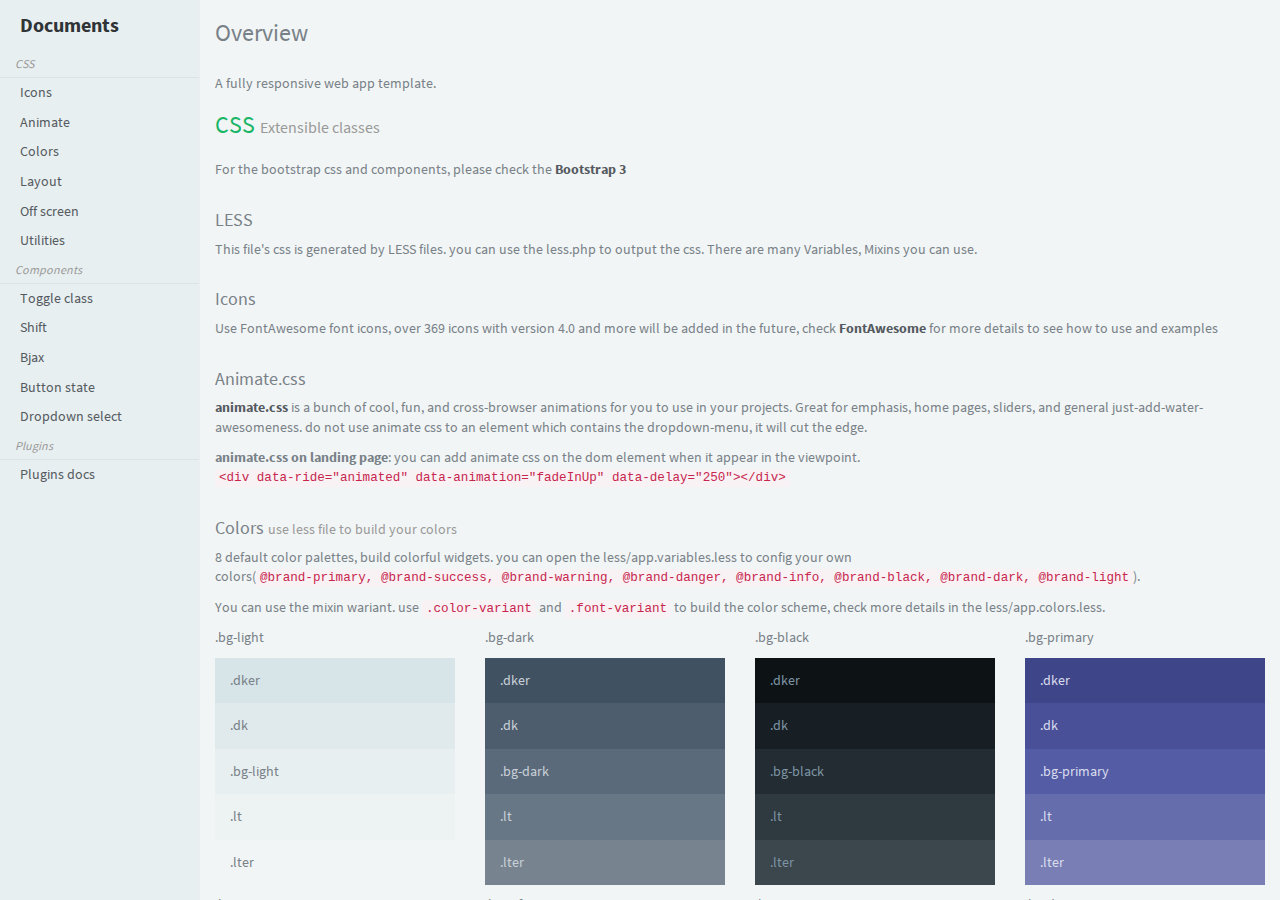
<file: docs.html>
<!DOCTYPE html>
<html lang="en" class="app">
<head>  
  <meta charset="utf-8" />
  <title>Musik | Web Application</title>
  <meta name="description" content="app, web app, responsive, admin dashboard, admin, flat, flat ui, ui kit, off screen nav" />
  <meta name="viewport" content="width=device-width, initial-scale=1, maximum-scale=1" />
  <link rel="stylesheet" href="js/jPlayer/jplayer.flat.css" type="text/css" />
  <link rel="stylesheet" href="css/bootstrap.css" type="text/css" />
  <link rel="stylesheet" href="css/animate.css" type="text/css" />
  <link rel="stylesheet" href="css/font-awesome.min.css" type="text/css" />
  <link rel="stylesheet" href="css/simple-line-icons.css" type="text/css" />
  <link rel="stylesheet" href="css/font.css" type="text/css" />
  <link rel="stylesheet" href="css/app.css" type="text/css" />  
    <!--[if lt IE 9]>
    <script src="js/ie/html5shiv.js"></script>
    <script src="js/ie/respond.min.js"></script>
    <script src="js/ie/excanvas.js"></script>
  <![endif]-->
</head>
<body class="">
    <section class="hbox stretch">
    <!-- .aside -->
    <aside class="bg-light aside b-r animated fadeInLeftBig">
      <section class="vbox">
        <header class="header b-b navbar">
          <a class="btn btn-link pull-right visible-xs" data-toggle="class:show" data-target=".nav-primary">
            <i class="fa fa-bars"></i>
          </a>
          <a href="index.html" class="navbar-brand">Documents</a>
        </header>
        <section class="scrollable">
          <nav class="nav-primary hidden-xs nav-docs">
            <ul class="nav">
              <li class="dropdown-header b-b b-light"><em>CSS</em></li>
              <li><a href="#icons">Icons</a></li>
              <li><a href="#animate">Animate</a></li>
              <li><a href="#colors">Colors</a></li>
              <li><a href="#layout">Layout</a></li> 
              <li><a href="#offscreen">Off screen</a></li>
              <li><a href="#utilities">Utilities</a></li>                           
              <li class="dropdown-header b-b b-light"><em>Components</em></li>
              <li><a href="#toggle-class">Toggle class</a></li>
              <li><a href="#shift">Shift</a></li>
              <li><a href="#bjax">Bjax</a></li>
              <li><a href="#button-state">Button state</a></li>
              <li><a href="#dropdown-select">Dropdown select</a></li>
              <li class="dropdown-header b-b b-light"><em>Plugins</em></li>
              <li><a href="#plugins">Plugins docs</a></li>
            </ul>
          </nav>
        </section>
      </section>
    </aside>
    <!-- /.aside -->
    <section id="content">
      <section class="vbox">
        <section class="scrollable bg-light lter" data-spy="scroll" data-target=".nav-primary">
          <section  id="docs">
            <div class="clearfix padder">
              <h3>Overview</h3>
              <h5 class="m-t-lg">A fully responsive web app template.</h5>
              <h3 class="text-success">CSS <small>Extensible classes</small></h3>
              <div class="line"></div>
              <p id="bootstrap">For the bootstrap css and components, please check the <strong><a href="http://getbootstrap.com">Bootstrap 3</a></strong></p>

              <h4 class="m-t-lg">LESS</h4>
              <p>This file's css is generated by LESS files. you can use the less.php to output the css. There are many Variables, Mixins you can use.</p>

              <h4 id="icons" class="m-t-lg">Icons</h4>
              <p>Use FontAwesome font icons, over 369 icons with version 4.0 and more will be added in the future, check <strong><a href="http://fortawesome.github.io/Font-Awesome/">FontAwesome</a></strong> for more details to see how to use and examples</p>

              <h4 id="animate" class="m-t-lg">Animate.css</h4>
              <p><a href="http://daneden.me/animate/"><strong>animate.css</strong></a> is a bunch of cool, fun, and cross-browser animations for you to use in your projects. Great for emphasis, home pages, sliders, and general just-add-water-awesomeness. do not use animate css to an element which contains the dropdown-menu, it will cut the edge.</p>
              <p><strong>animate.css on landing page</strong>: you can add animate css on the dom element when it appear in the viewpoint. <code>&lt;div data-ride="animated" data-animation="fadeInUp" data-delay="250">&lt;/div></code></p>

              <h4 id="colors" class="m-t-lg">Colors <small>use less file to build your colors</small></h4>
              <p>8 default color palettes, build colorful widgets. you can open the less/app.variables.less to config your own colors(<code>@brand-primary, @brand-success, @brand-warning, @brand-danger, @brand-info, @brand-black, @brand-dark, @brand-light</code>).
              </p>
              <p>You can use the mixin wariant. use <code>.color-variant</code> and <code>.font-variant</code> to build the color scheme, check more details in the less/app.colors.less.</p>
              <div class="row">
                <div class="col-sm-3">
                  <p>.bg-light</p>
                  <div class="bg-light">
                    <h5 class="dker m-n wrapper">.dker</h5>
                    <h5 class="dk m-n wrapper">.dk</h5>
                    <h5 class=" m-n wrapper">.bg-light</h5>
                    <h5 class="lt m-n wrapper">.lt</h5>
                    <h5 class="lter m-n wrapper">.lter</h5>
                  </div>
                </div>                
                <div class="col-sm-3">
                  <p>.bg-dark</p>
                  <div class="bg-dark">
                    <h5 class="dker m-n wrapper">.dker</h5>
                    <h5 class="dk m-n wrapper">.dk</h5>
                    <h5 class=" m-n wrapper">.bg-dark</h5>
                    <h5 class="lt m-n wrapper">.lt</h5>
                    <h5 class="lter m-n wrapper">.lter</h5>
                  </div>
                </div>
                <div class="col-sm-3">
                  <p>.bg-black</p>
                  <div class="bg-black">
                    <h5 class="dker m-n wrapper">.dker</h5>
                    <h5 class="dk m-n wrapper">.dk</h5>
                    <h5 class=" m-n wrapper">.bg-black</h5>
                    <h5 class="lt m-n wrapper">.lt</h5>
                    <h5 class="lter m-n wrapper">.lter</h5>
                  </div>
                </div>
                <div class="col-sm-3">
                  <p>.bg-primary</p>
                  <div class="bg-primary">
                    <h5 class="dker m-n wrapper">.dker</h5>
                    <h5 class="dk m-n wrapper">.dk</h5>
                    <h5 class=" m-n wrapper">.bg-primary</h5>
                    <h5 class="lt m-n wrapper">.lt</h5>
                    <h5 class="lter m-n wrapper">.lter</h5>
                  </div>
                </div>
              </div>
              <div class="row m-t-sm">                
                <div class="col-sm-3">
                  <p>.bg-success</p>
                  <div class="bg-success">
                    <h5 class="dker m-n wrapper">.dker</h5>
                    <h5 class="dk m-n wrapper">.dk</h5>
                    <h5 class=" m-n wrapper">.bg-success</h5>
                    <h5 class="lt m-n wrapper">.lt</h5>
                    <h5 class="lter m-n wrapper">.lter</h5>
                  </div>
                </div>
                <div class="col-sm-3">
                  <p>.bg-info</p>
                  <div class="bg-info">
                    <h5 class="dker m-n wrapper">.dker</h5>
                    <h5 class="dk m-n wrapper">.dk</h5>
                    <h5 class=" m-n wrapper">.bg-info</h5>
                    <h5 class="lt m-n wrapper">.lt</h5>
                    <h5 class="lter m-n wrapper">.lter</h5>
                  </div>
                </div>
                <div class="col-sm-3">
                  <p>.bg-warning</p>
                  <div class="bg-warning">
                    <h5 class="dker m-n wrapper">.dker</h5>
                    <h5 class="dk m-n wrapper">.dk</h5>
                    <h5 class=" m-n wrapper">.bg-warning</h5>
                    <h5 class="lt m-n wrapper">.lt</h5>
                    <h5 class="lter m-n wrapper">.lter</h5>
                  </div>
                </div>
                <div class="col-sm-3">
                  <p>.bg-danger</p>
                  <div class="bg-danger">
                    <h5 class="dker m-n wrapper">.dker</h5>
                    <h5 class="dk m-n wrapper">.dk</h5>
                    <h5 class=" m-n wrapper">.bg-danger</h5>
                    <h5 class="lt m-n wrapper">.lt</h5>
                    <h5 class="lter m-n wrapper">.lter</h5>
                  </div>
                </div>
              </div>
              <h4 id="layout" class="m-t-lg">Layout</h4>
              <p>use .vbox(vertical box) and .hbox(horizontal box) to build the web application layout. you can build the complicated layout as you want.</p>
              <h5><strong>hbox</strong></h5>
              <p>hbox is a horizontal wrapper that you can put columns in it. you can put <code>&lt;aside></code> and <code>&lt;section></code> in it. </p>
              <pre><code class="html">&lt;section class="hbox">&lt;aside class="aside-lg">&lt;/aside>&lt;section>&lt;/section>&lt;/section></code></pre>
              <p>you can use <code>.aside, .aside-sm, .aside-md, .aside-lg</code> to set the width of an aside wrapper. also you can use the Bootstrap grid system, like <code>.col-6, .col-7</code>...</p>
              <p>.stretch box has the 100% height. <code>&lt;section class="hbox stretch">&lt;/section></code></p>
              <h5><strong>vbox</strong></h5>
              <p>vbox is a vertical wrapper that you can put the row in it. </p>
              <pre><code class="html">&lt;section class="vbox">&lt;header class="header">&lt;/header>&lt;section class="w-f">&lt;/section>&lt;footer class="footer">&lt;/footer>&lt;/section></code></pre>
              <p>.w-f means this vbox have a footer</p>
              <p>.flex vbox let you put a flex height of the header/footer.</p>
              <pre><code class="html">&lt;section class="vbox flex">&lt;header>&lt;/header>&lt;section>&lt;section>&lt;section>&lt;/section>&lt;/section>&lt;/section>&lt;footer>&lt;/footer>&lt;/section></code></pre>
              <h5><strong>Example</strong></h5>
              <div class="row">
                <div class="col-sm-6">
                  <p>.hbox</p>
                  <div style="height:250px">
                    <div class="app">
                      <section class="hbox stretch bg-light">
                        <aside class="lt">aside</aside>
                        <section>section</section>
                        <aside class="dk">aside</aside>
                      </section>
                    </div>
                  </div>
                </div>
                <div class="col-sm-6">
                  <p>.vbox</p>
                  <div style="height:250px">
                    <div class="app">
                      <section class="vbox bg-light">
                        <header class="header lt"><span class="pull-in">header</span></header>
                        <footer class="footer dk"><span class="pull-in">footer</span></footer>
                        <section>section</section>                    
                      </section>
                    </div>
                  </div>
                </div>
              </div>
              <h5><strong>Application layout</strong></h5>
              <p>you can use the .app on the html tag to build the app layout <code>&lt;html class="app">&lt;/html></code></p>
              <h4 id="offscreen" class="m-t-lg">Off screen nav</h4>
              <p>Support three nav styles on mobile, "Pull down", "push left", "push right"</p>
              <h5><strong>Pull down</strong></h5>
              <p>use <code>data-toggle="class:show" data-target=".nav-primary"</code> to trigger the nav pull down in the header</p>
        <pre><code class="html"><a class="btn btn-link visible-xs" data-toggle="class:show" data-target=".nav-primary">
          <i class="icon-reorder"></i>
        </a></code></pre>
              <h5><strong>off screen push left</strong></h5>
              <p>use <code>data-toggle="class:nav-off-screen" data-target="#nav"</code> to trigger the off screen nav</p>
        <pre><code class="html"><a class="btn btn-link visible-xs" data-toggle="class:nav-off-screen" data-target="#nav">
        <i class="icon-reorder"></i>
        </a></code></pre>
              <p>use <code>data-toggle="class:nav-off-screen" data-target="#nav"</code> to toggle back in the body</p>
        <pre><code class="html"><a href="#" class="hide nav-off-screen-block" data-toggle="class:nav-off-screen" data-target="#nav"></a></code></pre>
              <h5><strong>off screen push right</strong></h5>
              <p>use <code>data-toggle="class:nav-off-screen push-right" data-target="body"</code></p>
        <pre><code class="html"><a class="btn btn-link visible-xs" data-toggle="class:nav-off-screen push-right" data-target="body">
        <i class="icon-reorder"></i>
        </a></code></pre>


              <h3 id="utilities" class="text-danger">CSS Utilities</h3>
              <table class="table table-border">
                <tbody>
                  <tr class="bg-light">
                    <td colspan="2">Button size <em>(Specific button size)</em></td>
                  </tr>
                  <tr>
                    <td>.btn-s-xs</td>
                    <td>width:90px</td>
                  </tr>
                  <tr>
                    <td>.btn-s-sm</td>
                    <td>width:100px</td>
                  </tr>
                  <tr>
                    <td>.btn-s-md</td>
                    <td>width:120px</td>
                  </tr>
                  <tr>
                    <td>.btn-s-lg</td>
                    <td>width:150px</td>
                  </tr>
                  <tr>
                    <td>.btn-s-xl</td>
                    <td>width:200px</td>
                  </tr>
                  <tr>
                    <td>.btn-rounded</td>
                    <td>rounded button</td>
                  </tr>
                  <tr>
                    <td>.btn-icon</td>
                    <td>square icon button</td>
                  </tr>
                  <tr class="bg-light">
                    <td colspan="2">Vertical align <em>(When you use the .hbox you can use these classes on the aside)</em></td>
                  </tr>
                  <tr>
                    <td>.v-middle</td>
                    <td>vertical align: middle</td>
                  </tr>
                  <tr>
                    <td>.v-top</td>
                    <td>vertical align: top</td>
                  </tr>
                  <tr>
                    <td>.v-bottom</td>
                    <td>vertical align: bottom</td>
                  </tr>
                  <tr class="bg-light">
                    <td colspan="2">Margin</td>
                  </tr>
                  <tr>
                    <td>.m</td>
                    <td>margin: 15px</td>
                  </tr>
                  <tr>
                    <td>.m-xs</td>
                    <td>margin: 5px</td>
                  </tr>
                  <tr>
                    <td>.m-sm</td>
                    <td>margin: 10px</td>
                  </tr>
                  <tr>
                    <td>.m-md</td>
                    <td>margin: 20px</td>
                  </tr>
                  <tr>
                    <td>.m-lg</td>
                    <td>margin: 30px</td>
                  </tr>
                  <tr>
                    <td>.m-n</td>
                    <td>margin: 0px</td>
                  </tr>
                  <tr>
                    <td>.m-l</td>
                    <td>margin-left: 15px</td>
                  </tr>
                  <tr>
                    <td>.m-l-xs</td>
                    <td>margin-left: 5px</td>
                  </tr>
                  <tr>
                    <td>.m-l-sm</td>
                    <td>margin-left: 10px</td>
                  </tr>
                  <tr>
                    <td>.m-l-md</td>
                    <td>margin-left: 20px</td>
                  </tr>
                  <tr>
                    <td>.m-l-lg</td>
                    <td>margin-left: 30px</td>
                  </tr>
                  <tr>
                    <td>.m-l-xl</td>
                    <td>margin-left: 40px</td>
                  </tr>
                  <tr>
                    <td>.m-l-none</td>
                    <td>margin-left: 0px</td>
                  </tr>
                  <tr>
                    <td>.m-l-n</td>
                    <td>margin-left: -15px</td>
                  </tr>
                  <tr>
                    <td>.m-l-n-xxs</td>
                    <td>margin-left: -1px</td>
                  </tr>
                  <tr>
                    <td>.m-l-n-xs</td>
                    <td>margin-left: -5px</td>
                  </tr>
                  <tr>
                    <td>.m-l-n-sm</td>
                    <td>margin-left: -10px</td>
                  </tr>
                  <tr>
                    <td>.m-l-n-md</td>
                    <td>margin-left: -20px</td>
                  </tr>
                  <tr>
                    <td>.m-l-n-lg</td>
                    <td>margin-left: -30px</td>
                  </tr>
                  <tr>
                    <td>.m-l-n-xl</td>
                    <td>margin-left: -40px</td>
                  </tr>
                  <tr>
                    <td colspan="2">.m-r <em>(margin right)</em> , m-t <em>(margin top)</em> , m-b <em>(margin bottom)</em> have the same classes as the .m-l.</td>
                  </tr>
                  <tr class="bg-light">
                    <td colspan="2">Border</td>
                  </tr>
                  <tr>
                    <td>.b-a</td>
                    <td>border:1px solid @border-color(see app.variables.less)</td>
                  </tr>
                  <tr>
                    <td>.b-l</td>
                    <td>border left</td>
                  </tr>
                  <tr>
                    <td>.b-t</td>
                    <td>border top</td>
                  </tr>
                  <tr>
                    <td>.b-r</td>
                    <td>border right</td>
                  </tr>
                  <tr>
                    <td>.b-b</td>
                    <td>border bottom</td>
                  </tr>
                  <tr>
                    <td>.b-light, .b-dark, .b-primary, .b-success, .b-info, .b-warning, .b-danger, .b-black, .b-white</td>
                    <td>border with specific color.</td>
                  </tr>
                  <tr>
                    <td>.b-2x</td>
                    <td>border width with 2px</td>
                  </tr>
                  <tr>
                    <td>.b-3x</td>
                    <td>border width with 3px</td>
                  </tr>
                  <tr class="bg-light">
                    <td colspan="2">Radius</td>
                  </tr>
                  <tr>
                    <td>.r</td>
                    <td>border-radius: @border-radius-base</td>
                  </tr>
                  <tr>
                    <td>.r-l</td>
                    <td>border-radius: @border-radius-base 0 0 @border-radius-base</td>
                  </tr>
                  <tr>
                    <td>.r-r</td>
                    <td>border-radius: 0 @border-radius-base @border-radius-base 0</td>
                  </tr>
                  <tr>
                    <td>.r-t</td>
                    <td>border-radius: @border-radius-base @border-radius-base 0 0</td>
                  </tr>
                  <tr>
                    <td>.r-b</td>
                    <td>border-radius: 0 0 @border-radius-base @border-radius-base</td>
                  </tr>
                  <tr class="bg-light">
                    <td colspan="2">Padder and Wrapper</td>
                  </tr>
                  <tr>
                    <td>.padder</td>
                    <td>padding-left: 15px; padding-right: 15px</td>
                  </tr>
                  <tr>
                    <td>.padder-v</td>
                    <td>padding-top: 15px; padding-bottom: 15px</td>
                  </tr>
                  <tr>
                    <td>.padder-md</td>
                    <td>padding-top: 20px; padding-bottom: 20px</td>
                  </tr>
                  <tr>
                    <td>.padder-lg</td>
                    <td>padding-top: 30px; padding-bottom: 30px</td>
                  </tr>
                  <tr>
                    <td>.no-padder</td>
                    <td>padding: 0</td>
                  </tr>
                  <tr>
                    <td>.wrapper</td>
                    <td>padding: 15px</td>
                  </tr>
                  <tr>
                    <td>.wrapper-sm</td>
                    <td>padding: 10px</td>
                  </tr>
                  <tr>
                    <td>.wrapper-xs</td>
                    <td>padding: 5px</td>
                  </tr>
                  <tr>
                    <td>.wrapper-md</td>
                    <td>padding: 20px</td>
                  </tr>
                  <tr>
                    <td>.wrapper-lg</td>
                    <td>padding: 30px</td>
                  </tr>
                  <tr>
                    <td>.wrapper-xl</td>
                    <td>padding: 50px</td>
                  </tr>
                  <tr class="bg-light">
                    <td colspan="2">Text</td>
                  </tr>
                  <tr>
                    <td>.text-u-c</td>
                    <td>text uppercase</td>
                  </tr>
                  <tr>
                    <td>.text-l-t</td>
                    <td>text line through</td>
                  </tr>
                  <tr>
                    <td>.text-u-l</td>
                    <td>text under line</td>
                  </tr>
                  <tr>
                    <td>.text-ellipsis</td>
                    <td>display text in one line with ellipsis</td>
                  </tr>
                  <tr>
                    <td>.text-center-xs</td>
                    <td>center text only on extra small devices</td>
                  </tr>
                  <tr>
                    <td>.text-left-xs</td>
                    <td>align text left only on extra small devices</td>
                  </tr>
                  <tr>
                    <td>.text-right-xs</td>
                    <td>align text right only on extra small devices</td>
                  </tr>
                  <tr class="bg-light">
                    <td colspan="2">Item</td>
                  </tr>
                  <tr>
                    <td>.item-overlay</td>
                    <td>overlay the element on an item, default display:none, with '.active' class will show</td>
                  </tr>
                  <tr>
                    <td>.opactiy</td>
                    <td>background with transparent</td>
                  </tr>
                  <tr>
                    <td>.gd</td>
                    <td>background with gradient</td>
                  </tr>
                  <tr>
                    <td>.top</td>
                    <td>top element on a item element</td>
                  </tr>
                  <tr>
                    <td>.bottom</td>
                    <td>bottom element on a item element</td>
                  </tr>
                  <tr>
                    <td>.center</td>
                    <td>center element on a item element</td>
                  </tr>
                  <tr class="bg-light">
                    <td colspan="2">Media</td>
                  </tr>
                  <tr>
                    <td>.img-full</td>
                    <td>width: 100%</td>
                  </tr>
                  <tr>
                    <td>.thumb-lg</td>
                    <td>width: 128px</td>
                  </tr>
                  <tr>
                    <td>.thumb-md</td>
                    <td>width: 64px</td>
                  </tr>
                  <tr>
                    <td>.thumb</td>
                    <td>width: 50px</td>
                  </tr>
                  <tr>
                    <td>.thumb-sm</td>
                    <td>width: 48px</td>
                  </tr>
                  <tr>
                    <td>.thumb-xs</td>
                    <td>width: 38px</td>
                  </tr>
                  <tr class="bg-light">
                    <td colspan="2">Avatar</td>
                  </tr>
                  <tr>
                    <td>.avatar</td>
                    <td>circle photo</td>
                  </tr>
                  <tr>
                    <td>status</td>
                    <td>status, '.on', '.off', '.busy', '.away'</td>
                  </tr>
                  <tr>
                    <td>status position</td>
                    <td>status position, '.right', '.bottom'</td>
                  </tr>
                  <tr>
                    <td>status size</td>
                    <td>status size, '.sm', '.md'</td>
                  </tr>
                </tbody>
              </table>

              <h3 class="text-info">Components <small>Lightweight components to best practice on mobile</small></h3>
              <div class="line"></div>


              <h4 id="toggle-class">Toggle class</h4>
              <p>It's easy to change a dom class by click on another dom element.</p>
              <h5><strong>Usage</strong></h5>
              <p>
                Add <code>data-toggle="class:className"</code> and <code>data-target="#target"</code> to a link or button to toggle a class.
              </p>
              <h5><strong>Example</strong></h5>
              <a href="#" class="btn btn-default m-b" data-toggle="class:btn-* btn-success">
                Toggle the background
              </a>
        <pre><code class="html"><button class="btn btn-default" data-toggle="class:btn-success" data-target="#btn">
          Toggle the background
        </button></code></pre>

              <h4 id="shift" class="m-t-lg">Shift</h4>
              <p>Shift js let you change the dom which have different position from mobile to desktop, it avoid to use duplicate elements.</p>
              <div id="shift-target"><strong>Usage</strong></div>
              <p>
                Add <code>data-toggle="shift:insertBefore"</code> and <code>data-target="#target"</code> to the dom that you want to shift.
              </p>
              <div class="panel shift b-light" data-toggle="shift:insertBefore" data-target="#shift-target"><div class="panel-body">Put me before "Usage" on mobile</div></div>
        <pre><code class="html">&lt;div class="shift" data-toggle="shift:insertBefore" data-target="#shift-target">
          Put me before "Usage" on mobile
        &lt;/div></code></pre>
              <p>it also support <code>data-toggle="shift:appendTo"</code>, <code>data-toggle="shift:prependTo"</code>, <code>data-toggle="shift:insertAfter"</code></p>


              <h4 id="bjax" class="m-t-lg">Bjax</h4>
              <p>Bjax let you load page via ajax method</p>
              <h5><strong>Usage</strong></h5>
              <p>
                Add <code>data-bjax</code> to a link or button.<br>
                <code>data-url</code> load content url<br>
                <code>data-target</code> load content to a target element<br>
                <code>data-el</code> just get element from the loaded content<br>
                <code>data-replace</code> replace the location<br>                
              </p>
              <h5><strong>Example</strong></h5>
              <a href="ajax.pie.html" data-bjax data-target="#bjax-target" class="btn btn-default">Load Me</a>
              <a href="blog.html" data-bjax data-target="#bjax-target" data-el="#content .row" class="btn btn-default">Load Page Element</a>
              <a href="index.html" data-bjax class="btn btn-default">Load Page</a>
              <div id="bjax-target" class="clearfix m-t m-b"></div>

              <pre><code class="html"><a href="blog.html" data-bjax data-target="#bjax-target" data-el="#content .row" class="btn btn-default">Load Page Element</a></code></pre>
              <h4 id="button-state" class="m-t-lg">Button state</h4>
              <p>Change the button state when click on it. add <code>.text</code> <code>.text-active</code></p>
              <h5><strong>Example</strong></h5>
              <button class="btn btn-default m-b" data-toggle="button">
                <span class="text">More</span>
                <span class="text-active">Less</span>
              </button>
        <pre><code class="html"><button class="btn btn-default" data-toggle="button">
        <span class="text">More</span>
        <span class="text-active">Less</span>
        </button></code></pre>
              <h5><strong>With icons</strong></h5>
              <button class="btn btn-default m-b" data-toggle="button">
                <span class="text">
                  <i class="fa fa-thumbs-up text-success"></i> 25
                </span>
                <span class="text-active">
                  <i class="fa fa-thumbs-down text-danger"></i> 10
                </span>
              </button>
        <pre><code class="html"><button class="btn btn-default" data-toggle="button">
        <span class="text">
          <i class="fa fa-thumbs-up text-success"></i> 25
        </span>
        <span class="text-active">
          <i class="fa fa-thumbs-down text-danger"></i> 10
        </span>
        </button></code></pre>

        <h4 id="dropdown-select" class="m-t-lg">Dropdown select</h4>
              <p>Support radio and checkbox dropdown select</p>
              <h5><strong>Usage</strong></h5>
              <p>add <code>.dropdown-menu</code> class on dropdown-menu.</p>
              <div class="btn-group">
                <button data-toggle="dropdown" class="btn btn-sm btn-default dropdown-toggle">
                  <span class="dropdown-label">Option1</span> 
                  <span class="caret"></span>
                </button>
                <ul class="dropdown-menu dropdown-select">
                    <li class="active"><input type="radio" name="d-s-r" checked=""><a href="#">Option1</a></li>
                    <li><input type="radio" name="d-s-r"><a href="#">Option2</a></li>
                    <li><input type="radio" name="d-s-r"><a href="#">Option3</a></li>
                    <li class="disabled"><input type="radio" name="d-s-r" disabled=""><a href="#">I'm disabled</a></li>
                </ul>
              </div>
        <pre class="m-t"><code class="html">&lt;div class="btn-group">
        <button data-toggle="dropdown" class="btn btn-sm btn-default dropdown-toggle">
          <span class="dropdown-label">Option1</span> 
          <span class="caret"></span>
        </button>
        &lt;ul class="dropdown-menu dropdown-select">
            &lt;li class="active"><input type="radio" name="d-s-r" checked=""><a href="#">Option1</a>&lt;/li>
            &lt;li><input type="radio" name="d-s-r"><a href="#">Option2</a>&lt;/li>
            &lt;li><input type="radio" name="d-s-r"><a href="#">Option3</a>&lt;/li>
            &lt;li class="disabled"><input type="radio" name="d-s-r" disabled=""><a href="#">I'm disabled</a>&lt;/li>
        &lt;/ul>
        &lt;/div>
        </code></pre>
        <div class="btn-group">
          <button data-toggle="dropdown" class="btn btn-sm btn-default dropdown-toggle">
            <span class="dropdown-label" data-placeholder="Please select">Please select</span> 
            <span class="caret"></span>
          </button>
          <ul class="dropdown-menu dropdown-select">
            <li><input type="checkbox" name="d-s-c-1"><a href="#">Option1</a></li>
            <li><input type="checkbox" name="d-s-c-2"><a href="#">Option2</a></li>
            <li><input type="checkbox" name="d-s-c-3"><a href="#">Option3</a></li>
            <li><input type="checkbox" name="d-s-c-4"><a href="#">Option4</a></li>
            <li><input type="checkbox" name="d-s-c-5"><a href="#">Option5</a></li>
          </ul>
        </div>
        <pre class="m-t"><code class="html">&lt;div class="btn-group">
        <button data-toggle="dropdown" class="btn btn-sm btn-default dropdown-toggle">
          <span class="dropdown-label" data-placeholder="Please select">Please select</span> 
          <span class="caret"></span>
        </button>
        &lt;ul class="dropdown-menu dropdown-select">
          &lt;li><input type="checkbox" name="d-s-c-1"><a href="#">Option1</a>&lt;/li>
          &lt;li><input type="checkbox" name="d-s-c-2"><a href="#">Option2</a>&lt;/li>
          &lt;li><input type="checkbox" name="d-s-c-3"><a href="#">Option3</a>&lt;/li>
          &lt;li><input type="checkbox" name="d-s-c-4"><a href="#">Option4</a>&lt;/li>
          &lt;li><input type="checkbox" name="d-s-c-5"><a href="#">Option5</a>&lt;/li>
        &lt;/ul>
        &lt;/div>
        </code></pre>
        <h3 class="text-info" id="plugins">Plugins</h3>
        <div class="line"></div>                   
        <div class="row">
          <div class="col-md-6">
              <h4 class="m-t-lg">jPlayer</h4>
              <p>Check the online <a href="http://jplayer.org/"><strong>document</strong></a>

              <h4 class="m-t-lg">Datatables</h4>
              <p>Check the online <a href="http://datatables.net/"><strong>document</strong></a>. </p>

              <h4 class="m-t-lg">Google map</h4>
              <p>Check the online <a href="http://hpneo.github.com/gmaps/"><strong>document</strong></a>. </p>

              <h4 class="m-t-lg">JvectorMap</h4>
              <p>Check the online <a href="http://jvectormap.com/"><strong>document</strong></a>. </p>

              <h4 class="m-t-lg">Markdown</h4>
              <p>Check the online <a href="https://github.com/OscarGodson/EpicEditor"><strong>document</strong></a>. </p>

              <h4 class="m-t-lg">Nestable</h4>
              <p>Check the online <a href="http://dbushell.github.io/Nestable/"><strong>document</strong></a>. </p>

              <h4 class="m-t-lg">Slider</h4>
              <p>Check the online <a href="http://www.eyecon.ro/bootstrap-slider"><strong>document</strong></a>. </p>

              <h4 class="m-t-lg">WYSISYG</h4>
              <p>Check the online <a href="http://github.com/mindmup/bootstrap-wysiwyg"><strong>document</strong></a>. </p>

              <h4 class="m-t-lg">Wizard</h4>
              <p>Check the online <a href="https://github.com/VinceG/twitter-bootstrap-wizard"><strong>document</strong></a>. </p>
          </div>
          <div class="col-md-6">
              <h4 class="m-t-lg">Tiles</h4>
              <p>Check the online <a href="https://github.com/thinkpixellab/tilesjs"><strong>document</strong></a>. </p>

              <h4 class="m-t-lg">Sortable</h4>
              <p>Check the online <a href="http://farhadi.ir/projects/html5sortable"><strong>document</strong></a>. </p>

              <h4 class="m-t-lg">Flotchart</h4>
              <p>Check the online <a href="http://www.flotcharts.org/"><strong>document</strong></a>. </p>

              <h4 class="m-t-lg">Sparklines</h4>
              <p>Check the online <a href="http://omnipotent.net/jquery.sparkline"><strong>document</strong></a>. </p>

              <h4 class="m-t-lg">Easy pie chart</h4>
              <p>Check the online <a href="http://rendro.github.io/easy-pie-chart"><strong>document</strong></a>. </p>

              <h4 class="m-t-lg">Parsley</h4>
              <p>Check the online <a href="http://parsleyjs.org/"><strong>document</strong></a>. </p>
              
              <h4 class="m-t-lg">Chosen</h4>
              <p>Check the online <a href="http://github.com/harvesthq/chosen"><strong>document</strong></a>. </p>
              
              <h4 class="m-t-lg">Datepicker</h4>
              <p>Check the online <a href="http://www.eyecon.ro/bootstrap-datepicker"><strong>document</strong></a>. </p>

              <h4 class="m-t-lg">File-input</h4>
              <p>Check the online <a href="http://dev.tudosobreweb.com.br/bootstrap-filestyle/"><strong>document</strong></a>. </p>
          </div>
        </div>
              <h4 class="m-t-lg">Cross browser compatibility</h4>
              <p>Use response.js to support IE8 media queries and html5.js to support html5 markups.</p>
        <pre><code class="html"><!--[if lt IE 9]>
        <script src="js/ie/respond.min.js"></script>
        <script src="js/ie/html5.js"></script>
        <script src="js/ie/excanvas.js"></script>
        <![endif]--></code></pre>       
            </div>
          </section>
        </section>
      </section>
    </section>
  </section>
  <script src="js/jquery.min.js"></script>
  <!-- Bootstrap -->
  <script src="js/bootstrap.js"></script>
  <!-- App -->
  <script src="js/app.js"></script>  
  <script src="js/slimscroll/jquery.slimscroll.min.js"></script>
    <!-- Easy Pie Chart -->
  <script src="js/charts/easypiechart/jquery.easy-pie-chart.js"></script>
  <script src="js/app.plugin.js"></script>
  <script type="text/javascript" src="js/jPlayer/jquery.jplayer.min.js"></script>
  <script type="text/javascript" src="js/jPlayer/add-on/jplayer.playlist.min.js"></script>
  <script type="text/javascript" src="js/jPlayer/demo.js"></script>
</body>
</html>
</file>
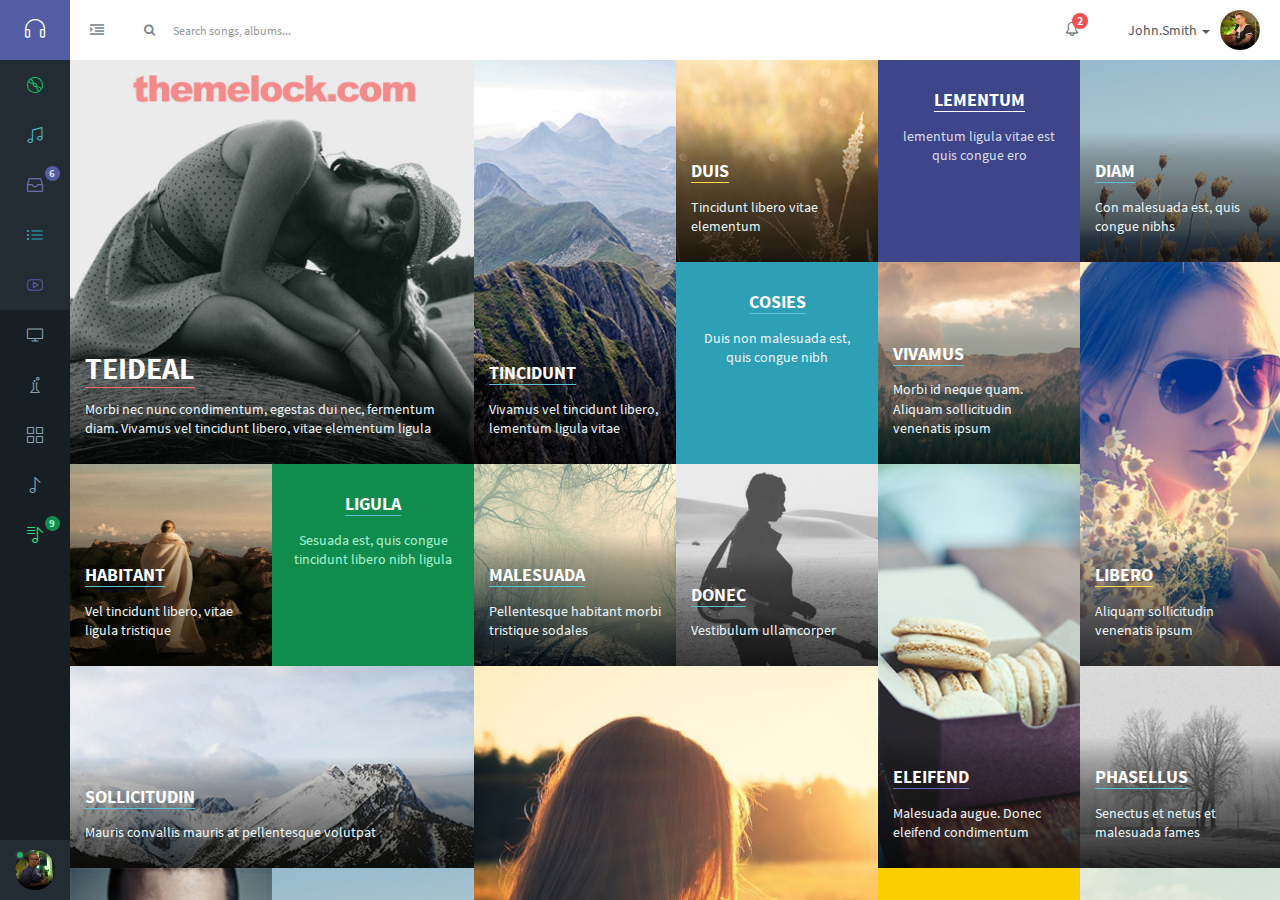
<file: events.html>
<!DOCTYPE html>
<html lang="en" class="app">
<head>  
  <meta charset="utf-8" />
  <title>Musik | Web Application</title>
  <meta name="description" content="app, web app, responsive, admin dashboard, admin, flat, flat ui, ui kit, off screen nav" />
  <meta name="viewport" content="width=device-width, initial-scale=1, maximum-scale=1" />
  <link rel="stylesheet" href="js/jPlayer/jplayer.flat.css" type="text/css" />
  <link rel="stylesheet" href="css/bootstrap.css" type="text/css" />
  <link rel="stylesheet" href="css/animate.css" type="text/css" />
  <link rel="stylesheet" href="css/font-awesome.min.css" type="text/css" />
  <link rel="stylesheet" href="css/simple-line-icons.css" type="text/css" />
  <link rel="stylesheet" href="css/font.css" type="text/css" />
  <link rel="stylesheet" href="css/app.css" type="text/css" />  
    <!--[if lt IE 9]>
    <script src="js/ie/html5shiv.js"></script>
    <script src="js/ie/respond.min.js"></script>
    <script src="js/ie/excanvas.js"></script>
  <![endif]-->
</head>
<body class="">
  <section class="vbox">
    <header class="bg-white-only header header-md navbar navbar-fixed-top-xs">
      <div class="navbar-header aside bg-primary nav-xs">
        <a class="btn btn-link visible-xs" data-toggle="class:nav-off-screen,open" data-target="#nav,html">
          <i class="icon-list"></i>
        </a>
        <a href="index.html" class="navbar-brand text-lt">
          <i class="icon-earphones"></i>
          <img src="images/logo.png" alt="." class="hide">
          <span class="hidden-nav-xs m-l-sm">Musik</span>
        </a>
        <a class="btn btn-link visible-xs" data-toggle="dropdown" data-target=".user">
          <i class="icon-settings"></i>
        </a>
      </div>      <ul class="nav navbar-nav hidden-xs">
        <li>
          <a href="#nav,.navbar-header" data-toggle="class:nav-xs,nav-xs" class="text-muted">
            <i class="fa fa-indent text"></i>
            <i class="fa fa-dedent text-active"></i>
          </a>
        </li>
      </ul>
      <form class="navbar-form navbar-left input-s-lg m-t m-l-n-xs hidden-xs" role="search">
        <div class="form-group">
          <div class="input-group">
            <span class="input-group-btn">
              <button type="submit" class="btn btn-sm bg-white btn-icon rounded"><i class="fa fa-search"></i></button>
            </span>
            <input type="text" class="form-control input-sm no-border rounded" placeholder="Search songs, albums...">
          </div>
        </div>
      </form>
      <div class="navbar-right ">
        <ul class="nav navbar-nav m-n hidden-xs nav-user user">
          <li class="hidden-xs">
            <a href="#" class="dropdown-toggle lt" data-toggle="dropdown">
              <i class="icon-bell"></i>
              <span class="badge badge-sm up bg-danger count">2</span>
            </a>
            <section class="dropdown-menu aside-xl animated fadeInUp">
              <section class="panel bg-white">
                <div class="panel-heading b-light bg-light">
                  <strong>You have <span class="count">2</span> notifications</strong>
                </div>
                <div class="list-group list-group-alt">
                  <a href="#" class="media list-group-item">
                    <span class="pull-left thumb-sm">
                      <img src="images/a0.png" alt="..." class="img-circle">
                    </span>
                    <span class="media-body block m-b-none">
                      Use awesome animate.css<br>
                      <small class="text-muted">10 minutes ago</small>
                    </span>
                  </a>
                  <a href="#" class="media list-group-item">
                    <span class="media-body block m-b-none">
                      1.0 initial released<br>
                      <small class="text-muted">1 hour ago</small>
                    </span>
                  </a>
                </div>
                <div class="panel-footer text-sm">
                  <a href="#" class="pull-right"><i class="fa fa-cog"></i></a>
                  <a href="#notes" data-toggle="class:show animated fadeInRight">See all the notifications</a>
                </div>
              </section>
            </section>
          </li>
          <li class="dropdown">
            <a href="#" class="dropdown-toggle bg clear" data-toggle="dropdown">
              <span class="thumb-sm avatar pull-right m-t-n-sm m-b-n-sm m-l-sm">
                <img src="images/a0.png" alt="...">
              </span>
              John.Smith <b class="caret"></b>
            </a>
            <ul class="dropdown-menu animated fadeInRight">            
              <li>
                <span class="arrow top"></span>
                <a href="#">Settings</a>
              </li>
              <li>
                <a href="profile.html">Profile</a>
              </li>
              <li>
                <a href="#">
                  <span class="badge bg-danger pull-right">3</span>
                  Notifications
                </a>
              </li>
              <li>
                <a href="docs.html">Help</a>
              </li>
              <li class="divider"></li>
              <li>
                <a href="modal.lockme.html" data-toggle="ajaxModal" >Logout</a>
              </li>
            </ul>
          </li>
        </ul>
      </div>      
    </header>
    <section>
      <section class="hbox stretch">
        <!-- .aside -->
        <aside class="bg-black dk nav-xs aside hidden-print" id="nav">          
          <section class="vbox">
            <section class="w-f-md scrollable">
              <div class="slim-scroll" data-height="auto" data-disable-fade-out="true" data-distance="0" data-size="10px" data-railOpacity="0.2">
                


                <!-- nav -->                 
                <nav class="nav-primary hidden-xs">
                  <ul class="nav bg clearfix">
                    <li class="hidden-nav-xs padder m-t m-b-sm text-xs text-muted">
                      Discover
                    </li>
                    <li>
                      <a href="index.html">
                        <i class="icon-disc icon text-success"></i>
                        <span class="font-bold">What's new</span>
                      </a>
                    </li>
                    <li>
                      <a href="genres.html">
                        <i class="icon-music-tone-alt icon text-info"></i>
                        <span class="font-bold">Genres</span>
                      </a>
                    </li>
                    <li>
                      <a href="events.html">
                        <i class="icon-drawer icon text-primary-lter"></i>
                        <b class="badge bg-primary pull-right">6</b>
                        <span class="font-bold">Events</span>
                      </a>
                    </li>
                    <li>
                      <a href="listen.html">
                        <i class="icon-list icon  text-info-dker"></i>
                        <span class="font-bold">Listen</span>
                      </a>
                    </li>
                    <li>
                      <a href="video.html" data-target="#content" data-el="#bjax-el" data-replace="true">
                        <i class="icon-social-youtube icon  text-primary"></i>
                        <span class="font-bold">Video</span>
                      </a>
                    </li>
                    <li class="m-b hidden-nav-xs"></li>
                  </ul>
                  <ul class="nav" data-ride="collapse">
                    <li class="hidden-nav-xs padder m-t m-b-sm text-xs text-muted">
                      Interface
                    </li>
                    <li >
                      <a href="#" class="auto">
                        <span class="pull-right text-muted">
                          <i class="fa fa-angle-left text"></i>
                          <i class="fa fa-angle-down text-active"></i>
                        </span>
                        <i class="icon-screen-desktop icon">
                        </i>
                        <span>Layouts</span>
                      </a>
                      <ul class="nav dk text-sm">
                        <li >
                          <a href="layout-color.html" class="auto">                                                        
                            <i class="fa fa-angle-right text-xs"></i>

                            <span>Color option</span>
                          </a>
                        </li>
                        <li >
                          <a href="layout-boxed.html" class="auto">                                                        
                            <i class="fa fa-angle-right text-xs"></i>

                            <span>Boxed layout</span>
                          </a>
                        </li>
                        <li >
                          <a href="layout-fluid.html" class="auto">                                                        
                            <i class="fa fa-angle-right text-xs"></i>

                            <span>Fluid layout</span>
                          </a>
                        </li>
                      </ul>
                    </li>
                    <li >
                      <a href="#" class="auto">
                        <span class="pull-right text-muted">
                          <i class="fa fa-angle-left text"></i>
                          <i class="fa fa-angle-down text-active"></i>
                        </span>
                        <i class="icon-chemistry icon">
                        </i>
                        <span>UI Kit</span>
                      </a>
                      <ul class="nav dk text-sm">
                        <li >
                          <a href="buttons.html" class="auto">                                                        
                            <i class="fa fa-angle-right text-xs"></i>

                            <span>Buttons</span>
                          </a>
                        </li>
                        <li >
                          <a href="icons.html" class="auto">                            
                            <b class="badge bg-info pull-right">369</b>                                                        
                            <i class="fa fa-angle-right text-xs"></i>

                            <span>Icons</span>
                          </a>
                        </li>
                        <li >
                          <a href="grid.html" class="auto">                                                        
                            <i class="fa fa-angle-right text-xs"></i>

                            <span>Grid</span>
                          </a>
                        </li>
                        <li >
                          <a href="widgets.html" class="auto">                            
                            <b class="badge bg-dark pull-right">8</b>                                                        
                            <i class="fa fa-angle-right text-xs"></i>

                            <span>Widgets</span>
                          </a>
                        </li>
                        <li >
                          <a href="components.html" class="auto">                                                        
                            <i class="fa fa-angle-right text-xs"></i>

                            <span>Components</span>
                          </a>
                        </li>
                        <li >
                          <a href="list.html" class="auto">                                                        
                            <i class="fa fa-angle-right text-xs"></i>

                            <span>List group</span>
                          </a>
                        </li>
                        <li >
                          <a href="#table" class="auto">                            
                            <span class="pull-right text-muted">
                              <i class="fa fa-angle-left text"></i>
                              <i class="fa fa-angle-down text-active"></i>
                            </span>                            
                            <i class="fa fa-angle-right text-xs"></i>

                            <span>Table</span>
                          </a>
                          <ul class="nav dker">
                            <li >
                              <a href="table-static.html">
                                <i class="fa fa-angle-right"></i>
                                <span>Table static</span>
                              </a>
                            </li>
                            <li >
                              <a href="table-datatable.html">
                                <i class="fa fa-angle-right"></i>
                                <span>Datatable</span>
                              </a>
                            </li>
                          </ul>
                        </li>
                        <li >
                          <a href="#form" class="auto">                            
                            <span class="pull-right text-muted">
                              <i class="fa fa-angle-left text"></i>
                              <i class="fa fa-angle-down text-active"></i>
                            </span>                            
                            <i class="fa fa-angle-right text-xs"></i>

                            <span>Form</span>
                          </a>
                          <ul class="nav dker">
                            <li >
                              <a href="form-elements.html">
                                <i class="fa fa-angle-right"></i>
                                <span>Form elements</span>
                              </a>
                            </li>
                            <li >
                              <a href="form-validation.html">
                                <i class="fa fa-angle-right"></i>
                                <span>Form validation</span>
                              </a>
                            </li>
                            <li >
                              <a href="form-wizard.html">
                                <i class="fa fa-angle-right"></i>
                                <span>Form wizard</span>
                              </a>
                            </li>
                          </ul>
                        </li>
                        <li >
                          <a href="chart.html" class="auto">                                                        
                            <i class="fa fa-angle-right text-xs"></i>

                            <span>Chart</span>
                          </a>
                        </li>
                        <li >
                          <a href="portlet.html" class="auto">                                                        
                            <i class="fa fa-angle-right text-xs"></i>

                            <span>Portlet</span>
                          </a>
                        </li>
                        <li >
                          <a href="timeline.html" class="auto">                                                        
                            <i class="fa fa-angle-right text-xs"></i>

                            <span>Timeline</span>
                          </a>
                        </li>
                      </ul>
                    </li>
                    <li >
                      <a href="#" class="auto">
                        <span class="pull-right text-muted">
                          <i class="fa fa-angle-left text"></i>
                          <i class="fa fa-angle-down text-active"></i>
                        </span>
                        <i class="icon-grid icon">
                        </i>
                        <span>Pages</span>
                      </a>
                      <ul class="nav dk text-sm">
                        <li >
                          <a href="profile.html" class="auto">                                                        
                            <i class="fa fa-angle-right text-xs"></i>

                            <span>Profile</span>
                          </a>
                        </li>
                        <li >
                          <a href="blog.html" class="auto">                                                        
                            <i class="fa fa-angle-right text-xs"></i>

                            <span>Blog</span>
                          </a>
                        </li>
                        <li >
                          <a href="invoice.html" class="auto">                                                        
                            <i class="fa fa-angle-right text-xs"></i>

                            <span>Invoice</span>
                          </a>
                        </li>
                        <li >
                          <a href="gmap.html" class="auto">                                                        
                            <i class="fa fa-angle-right text-xs"></i>

                            <span>Google Map</span>
                          </a>
                        </li>
                        <li >
                          <a href="jvectormap.html" class="auto">                                                        
                            <i class="fa fa-angle-right text-xs"></i>

                            <span>Vector Map</span>
                          </a>
                        </li>
                        <li >
                          <a href="signin.html" class="auto">                                                        
                            <i class="fa fa-angle-right text-xs"></i>

                            <span>Signin</span>
                          </a>
                        </li>
                        <li >
                          <a href="signup.html" class="auto">                                                        
                            <i class="fa fa-angle-right text-xs"></i>

                            <span>Signup</span>
                          </a>
                        </li>
                        <li >
                          <a href="404.html" class="auto">                                                        
                            <i class="fa fa-angle-right text-xs"></i>

                            <span>404</span>
                          </a>
                        </li>
                      </ul>
                    </li>
                  </ul>
                  <ul class="nav text-sm">
                    <li class="hidden-nav-xs padder m-t m-b-sm text-xs text-muted">
                      <span class="pull-right"><a href="#"><i class="icon-plus i-lg"></i></a></span>
                      Playlist
                    </li>
                    <li>
                      <a href="#">
                        <i class="icon-music-tone icon"></i>
                        <span>Hip-Pop</span>
                      </a>
                    </li>
                    <li>
                      <a href="#">
                        <i class="icon-playlist icon text-success-lter"></i>
                        <b class="badge bg-success dker pull-right">9</b>
                        <span>Jazz</span>
                      </a>
                    </li>
                  </ul>
                </nav>
                <!-- / nav -->
              </div>
            </section>
            
            <footer class="footer hidden-xs no-padder text-center-nav-xs">
              <div class="bg hidden-xs ">
                  <div class="dropdown dropup wrapper-sm clearfix">
                    <a href="#" class="dropdown-toggle" data-toggle="dropdown">
                      <span class="thumb-sm avatar pull-left m-l-xs">                        
                        <img src="images/a3.png" class="dker" alt="...">
                        <i class="on b-black"></i>
                      </span>
                      <span class="hidden-nav-xs clear">
                        <span class="block m-l">
                          <strong class="font-bold text-lt">John.Smith</strong> 
                          <b class="caret"></b>
                        </span>
                        <span class="text-muted text-xs block m-l">Art Director</span>
                      </span>
                    </a>
                    <ul class="dropdown-menu animated fadeInRight aside text-left">                      
                      <li>
                        <span class="arrow bottom hidden-nav-xs"></span>
                        <a href="#">Settings</a>
                      </li>
                      <li>
                        <a href="profile.html">Profile</a>
                      </li>
                      <li>
                        <a href="#">
                          <span class="badge bg-danger pull-right">3</span>
                          Notifications
                        </a>
                      </li>
                      <li>
                        <a href="docs.html">Help</a>
                      </li>
                      <li class="divider"></li>
                      <li>
                        <a href="modal.lockme.html" data-toggle="ajaxModal" >Logout</a>
                      </li>
                    </ul>
                  </div>
                </div>            </footer>
          </section>
        </aside>
        <!-- /.aside -->
        <section id="content">
          <section class="vbox">
          <section class="scrollable">
            <div id="masonry" class="pos-rlt animated fadeInUpBig">
              <div class="item">
                <div class="carousel slide auto" data-interval="3000">
                  <div class="carousel-inner">
                    <div class="item active">
                      <div class="item-overlay opacity animated fadeInDown wrapper bg-info">
                        <p class="text-white">N.01</p>
                        <div class="center text-center m-t-n">
                          <a href="#"><i class="icon-control-play i-2x"></i></a>
                        </div>
                      </div>
                      <div class="bottom wrapper bg-info gd">
                        <div class="m-t m-b"><a href="#" class="b-b b-danger h2 text-u-c text-lt font-bold">Teideal</a></div>
                        <p class="hidden-xs">Morbi nec nunc condimentum, egestas dui nec, fermentum diam. Vivamus vel tincidunt libero, vitae elementum ligula</p>
                      </div>
                      <a href="#"><img src="images/m20.jpg" alt="" class="img-full"></a>
                    </div>
                    <div class="item">
                      <div class="item-overlay opacity animated fadeInDown wrapper bg-info">
                        <p class="text-white">N.02</p>
                        <div class="center text-center m-t-n">
                          <a href="#"><i class="icon-control-play i-2x"></i></a>
                        </div>
                      </div>
                      <div class="bottom wrapper bg-info gd">
                        <div class="m-t m-b"><a href="#" class="b-b b-warning h2 text-u-c text-lt font-bold">Tincidunt</a></div>
                        <p class="hidden-xs">Gestas dui nec, fermentum diam. Vivamus vel tincidunt libero, vitae ligula elementum</p>
                      </div>
                      <a href="#"><img src="images/m22.jpg" alt="" class="img-full"></a>
                    </div>
                  </div>
                </div>
              </div>
              <div class="item">
                <div class="item-overlay gd animated fadeInUp wrapper bg-info">
                  <p class="text-white">Watch later</p>
                  <div class="center text-center m-t-n">
                    <a href="#"><i class="icon-control-play i-2x"></i></a>
                  </div>
                </div>
                <div class="bottom gd bg-info wrapper">
                  <div class="m-t m-b"><a href="#" class="b-b b-info h4 text-u-c text-lt font-bold">Tincidunt</a></div>
                  <p class="hidden-xs">Vivamus vel tincidunt libero, lementum ligula vitae</p>
                </div>
                <a href="#"><img src="images/m31.jpg" alt="" class="img-full"></a>
              </div>
              <div class="item">
                <div class="bottom gd bg-info wrapper">
                  <div class="m-t m-b"><a href="#" class="b-b b-warning h4 text-u-c text-lt font-bold">Duis</a></div>
                  <p class="hidden-xs">Tincidunt libero vitae elementum</p>
                </div>
                <a href="#"><img src="images/m10.jpg" alt="" class="img-full"></a>
              </div>
              <div class="item">
                <div class="item-overlay active bg-primary dker wrapper text-center">
                  <div class="m-t m-b"><a href="#" class="b-b b-white h4 text-u-c text-lt font-bold">lementum</a></div>
                  <p class="hidden-xs">lementum ligula vitae est quis congue ero</p>
                </div>
              </div>
              <div class="item">
                <div class="bottom gd bg-info wrapper">
                  <div class="m-t m-b"><a href="#" class="b-b b-info h4 text-u-c text-lt font-bold">Diam</a></div>
                  <p class="hidden-xs">Con malesuada est, quis congue nibhs</p>
                </div>
                <a href="#"><img src="images/m4.jpg" alt="" class="img-full"></a>
              </div>
              <div class="item">
                <div class="carousel carousel-fade bg-info slide auto" data-interval="6000">
                  <div class="carousel-inner">
                    <div class="item active">
                      <div class="item-overlay active dker wrapper text-center">
                        <div class="m-t m-b"><a href="#" class="b-b b-info h4 text-u-c text-lt font-bold">Cosies</a></div>
                        <p class="hidden-xs">Duis non malesuada est, quis congue nibh</p>
                      </div>
                      <a href="#"><img src="images/m4.jpg" alt="" class="img-full"></a>
                    </div>
                    <div class="item">
                      <div class="item-overlay active dk wrapper text-center">
                        <div class="m-t m-b"><a href="#" class="b-b b-info h4 text-u-c text-lt font-bold">Malesuada</a></div>
                        <p class="hidden-xs">Aliquam sollicitudin venenatis congue nibh</p>
                      </div>
                      <a href="#"><img src="images/m4.jpg" alt="" class="img-full"></a>
                    </div>
                  </div>
                </div>
              </div>
              <div class="item">
                <div class="bottom gd bg-info wrapper">
                  <div class="m-t m-b"><a href="#" class="b-b b-info h4 text-u-c text-lt font-bold">Vivamus</a></div>
                  <p class="hidden-xs">Morbi id neque quam. Aliquam sollicitudin venenatis ipsum</p>
                </div>
                <a href="#"><img src="images/m13.jpg" alt="" class="img-full"></a>
              </div>
              <div class="item">
                <div class="bottom gd bg-info wrapper">
                  <div class="m-t m-b"><a href="#" class="b-b b-warning h4 text-u-c text-lt font-bold">Libero</a></div>
                  <p class="hidden-xs">Aliquam sollicitudin venenatis ipsum</p>
                </div>
                <a href="#"><img src="images/m30.jpg" alt="" class="img-full"></a>
              </div>
              <div class="item">
                <div class="bottom gd bg-info wrapper">
                  <div class="m-t m-b"><a href="#" class="b-b b-info h4 text-u-c text-lt font-bold">habitant</a></div>
                  <p class="hidden-xs">Vel tincidunt libero, vitae ligula tristique</p>
                </div>
                <a href="#"><img src="images/m19.jpg" alt="" class="img-full"></a>
              </div>
              <div class="item">
                <div class="item-overlay active bg-success dker wrapper text-center">
                  <div class="m-t m-b"><a href="#" class="b-b b-info h4 text-u-c text-lt font-bold">Ligula</a></div>
                  <p class="hidden-xs">Sesuada est, quis congue tincidunt libero nibh ligula</p>
                </div>
              </div>
              <div class="item">
                <div class="bottom gd bg-info wrapper">
                  <div class="m-t m-b"><a href="#" class="b-b b-info h4 text-u-c text-lt font-bold">Malesuada</a></div>
                  <p class="hidden-xs">Pellentesque habitant morbi tristique sodales</p>
                </div>
                <a href="#"><img src="images/m7.jpg" alt="" class="img-full"></a>
              </div>
              <div class="item">
                <div class="bottom gd bg-info wrapper">
                  <div class="m-t m-b"><a href="#" class="b-b b-info h4 text-u-c text-lt font-bold">Donec</a></div>
                  <p class="hidden-xs">Vestibulum ullamcorper</p>
                </div>
                <a href="#"><img src="images/m18.jpg" alt="" class="img-full"></a>
              </div>
              <div class="item">
                <div class="bottom gd bg-info wrapper">
                  <div class="m-t m-b"><a href="#" class="b-b b-primary h4 text-u-c text-lt font-bold">Eleifend</a></div>
                  <p class="hidden-xs">Malesuada augue. Donec eleifend condimentum</p>
                </div>
                <a href="#"><img src="images/m32.jpg" alt="" class="img-full"></a>
              </div>
              <div class="item">
                <div class="bottom gd bg-info wrapper">
                  <div class="m-t m-b"><a href="#" class="b-b b-info h4 text-u-c text-lt font-bold">Sollicitudin </a></div>
                  <p class="hidden-xs">Mauris convallis mauris at pellentesque volutpat</p>
                </div>
                <a href="#"><img src="images/m40.jpg" alt="" class="img-full"></a>
              </div>
              <div class="item">
                <div class="bottom gd bg-info wrapper">
                  <div class="m-t m-b"><a href="#" class="b-b b-warning h2 text-u-c text-lt font-bold">Senectus </a></div>
                  <p class="hidden-xs">Fermentum diam. Vivamus vel tincidunt libero, vitae elementum ligula</p>
                </div>
                <a href="#"><img src="images/m21.jpg" alt="" class="img-full"></a>
              </div>
              <div class="item">
                <div class="bottom gd bg-info wrapper">
                  <div class="m-t m-b"><a href="#" class="b-b b-info h4 text-u-c text-lt font-bold">Phasellus</a></div>
                  <p class="hidden-xs">Senectus et netus et malesuada fames</p>
                </div>
                <a href="#"><img src="images/m5.jpg" alt="" class="img-full"></a>
              </div>
              <div class="item">
                <div class="bottom gd bg-info wrapper">
                  <div class="m-t m-b"><a href="#" class="b-b b-white h4 text-u-c text-lt font-bold">Neque</a></div>
                  <p class="hidden-xs">Consectetur adipiscing elit. Morbi id neque quam</p>
                </div>
                <a href="#"><img src="images/a10.png" alt="" class="img-full"></a>
              </div>
              <div class="item">
                <div class="bottom gd bg-info wrapper">
                  <div class="m-t m-b"><a href="#" class="b-b b-info h4 text-u-c text-lt font-bold">Nisi ne</a></div>
                  <p class="hidden-xs">Orbi tristique senectus et netus et malesuada</p>
                </div>
                <a href="#"><img src="images/m4.jpg" alt="" class="img-full"></a>
              </div>
              <div class="item">
                <div class="item-overlay active bg-warning dker wrapper text-center">
                  <div class="m-t m-b"><a href="#" class="b-b b-white h4 text-u-c text-lt font-bold">Morbi</a></div>
                  <p class="hidden-xs">Dolor sit amet, consectetur adipiscing elit.</p>
                </div>
              </div>
              <div class="item">
                <div class="bottom gd bg-info wrapper">
                  <div class="m-t m-b"><a href="#" class="b-b b-info h4 text-u-c text-lt font-bold">Congue</a></div>
                  <p class="hidden-xs">Malesuada est, quis congue nibh</p>
                </div>
                <a href="#"><img src="images/m6.jpg" alt="" class="img-full"></a>
              </div>
              <div class="item">
                <div class="item-overlay active bg-info lt wrapper text-center">
                  <div class="m-t m-b"><a href="#" class="b-b b-white h4 text-u-c text-lt font-bold">Csesoi</a></div>
                  <p class="hidden-xs">Dolor sit ectetur elit senectus et malesuada</p>
                </div>
              </div>
              <div class="item">
                <div class="bottom gd bg-info wrapper">
                  <div class="m-t m-b"><a href="#" class="b-b b-info h4 text-u-c text-lt font-bold">Consectetur</a></div>
                  <p class="hidden-xs">Adipiscing elit senectus et netus mal.</p>
                </div>
                <a href="#"><img src="images/m42.jpg" alt="" class="img-full"></a>
              </div>
              <div class="item">
                <div class="bottom gd bg-info wrapper">
                  <div class="m-t m-b"><a href="#" class="b-b b-info h4 text-u-c text-lt font-bold">Morbi</a></div>
                  <p class="hidden-xs">Dolor sit amet, consectetur adipiscing elit.</p>
                </div>
                <a href="#"><img src="images/m9.jpg" alt="" class="img-full"></a>
              </div>
              <div class="item">
                <div class="bottom gd bg-info wrapper">
                  <div class="m-t m-b"><a href="#" class="b-b b-info h4 text-u-c text-lt font-bold">Soesle</a></div>
                  <p class="hidden-xs">Adipiscing elituis congue</p>
                </div>
                <a href="#"><img src="images/a7.png" alt="" class="img-full"></a>
              </div>
              <div class="item">
                <div class="bottom gd bg-info wrapper">
                  <div class="m-t m-b"><a href="#" class="b-b b-info h4 text-u-c text-lt font-bold">Congue</a></div>
                  <p class="hidden-xs">Malesuada est, congue nibh quis elituis</p>
                </div>
                <a href="#"><img src="images/m12.jpg" alt="" class="img-full"></a>
              </div>
            </div>
          </section>
        </section>
          <a href="#" class="hide nav-off-screen-block" data-toggle="class:nav-off-screen,open" data-target="#nav,html"></a>
        </section>
      </section>
    </section>    
  </section>
  <script src="js/jquery.min.js"></script>
  <!-- Bootstrap -->
  <script src="js/bootstrap.js"></script>
  <!-- App -->
  <script src="js/app.js"></script>  
  <script src="js/slimscroll/jquery.slimscroll.min.js"></script>
    <script src="js/masonry/tiles.min.js"></script>
  <script src="js/masonry/demo.js"></script>
  <script src="js/app.plugin.js"></script>
  <script type="text/javascript" src="js/jPlayer/jquery.jplayer.min.js"></script>
  <script type="text/javascript" src="js/jPlayer/add-on/jplayer.playlist.min.js"></script>
  <script type="text/javascript" src="js/jPlayer/demo.js"></script>
</body>
</html>
</file>
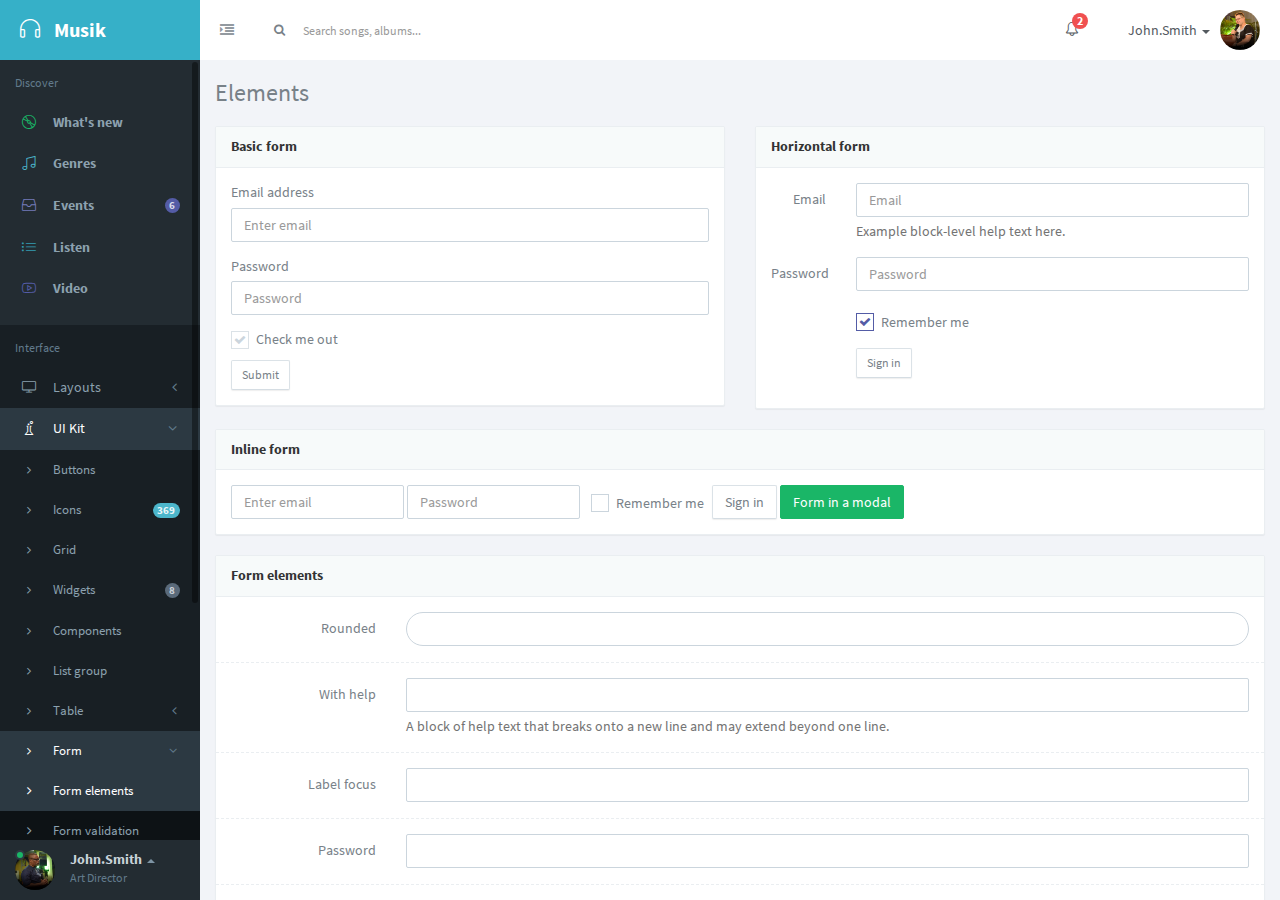
<file: form-elements.html>
<!DOCTYPE html>
<html lang="en" class="app">
<head>  
  <meta charset="utf-8" />
  <title>Musik | Web Application</title>
  <meta name="description" content="app, web app, responsive, admin dashboard, admin, flat, flat ui, ui kit, off screen nav" />
  <meta name="viewport" content="width=device-width, initial-scale=1, maximum-scale=1" />
  <link rel="stylesheet" href="js/jPlayer/jplayer.flat.css" type="text/css" />
  <link rel="stylesheet" href="css/bootstrap.css" type="text/css" />
  <link rel="stylesheet" href="css/animate.css" type="text/css" />
  <link rel="stylesheet" href="css/font-awesome.min.css" type="text/css" />
  <link rel="stylesheet" href="css/simple-line-icons.css" type="text/css" />
  <link rel="stylesheet" href="css/font.css" type="text/css" />
  <link rel="stylesheet" href="css/app.css" type="text/css" />  
  <link rel="stylesheet" href="js/datepicker/datepicker.css" type="text/css" />
<link rel="stylesheet" href="js/slider/slider.css" type="text/css" />
<link rel="stylesheet" href="js/chosen/chosen.css" type="text/css" />
  <!--[if lt IE 9]>
    <script src="js/ie/html5shiv.js"></script>
    <script src="js/ie/respond.min.js"></script>
    <script src="js/ie/excanvas.js"></script>
  <![endif]-->
</head>
<body class="">
  <section class="vbox">
    <header class="bg-white-only header header-md navbar navbar-fixed-top-xs">
      <div class="navbar-header aside bg-info dk">
        <a class="btn btn-link visible-xs" data-toggle="class:nav-off-screen,open" data-target="#nav,html">
          <i class="icon-list"></i>
        </a>
        <a href="index.html" class="navbar-brand text-lt">
          <i class="icon-earphones"></i>
          <img src="images/logo.png" alt="." class="hide">
          <span class="hidden-nav-xs m-l-sm">Musik</span>
        </a>
        <a class="btn btn-link visible-xs" data-toggle="dropdown" data-target=".user">
          <i class="icon-settings"></i>
        </a>
      </div>      <ul class="nav navbar-nav hidden-xs">
        <li>
          <a href="#nav,.navbar-header" data-toggle="class:nav-xs,nav-xs" class="text-muted">
            <i class="fa fa-indent text"></i>
            <i class="fa fa-dedent text-active"></i>
          </a>
        </li>
      </ul>
      <form class="navbar-form navbar-left input-s-lg m-t m-l-n-xs hidden-xs" role="search">
        <div class="form-group">
          <div class="input-group">
            <span class="input-group-btn">
              <button type="submit" class="btn btn-sm bg-white btn-icon rounded"><i class="fa fa-search"></i></button>
            </span>
            <input type="text" class="form-control input-sm no-border rounded" placeholder="Search songs, albums...">
          </div>
        </div>
      </form>
      <div class="navbar-right ">
        <ul class="nav navbar-nav m-n hidden-xs nav-user user">
          <li class="hidden-xs">
            <a href="#" class="dropdown-toggle lt" data-toggle="dropdown">
              <i class="icon-bell"></i>
              <span class="badge badge-sm up bg-danger count">2</span>
            </a>
            <section class="dropdown-menu aside-xl animated fadeInUp">
              <section class="panel bg-white">
                <div class="panel-heading b-light bg-light">
                  <strong>You have <span class="count">2</span> notifications</strong>
                </div>
                <div class="list-group list-group-alt">
                  <a href="#" class="media list-group-item">
                    <span class="pull-left thumb-sm">
                      <img src="images/a0.png" alt="..." class="img-circle">
                    </span>
                    <span class="media-body block m-b-none">
                      Use awesome animate.css<br>
                      <small class="text-muted">10 minutes ago</small>
                    </span>
                  </a>
                  <a href="#" class="media list-group-item">
                    <span class="media-body block m-b-none">
                      1.0 initial released<br>
                      <small class="text-muted">1 hour ago</small>
                    </span>
                  </a>
                </div>
                <div class="panel-footer text-sm">
                  <a href="#" class="pull-right"><i class="fa fa-cog"></i></a>
                  <a href="#notes" data-toggle="class:show animated fadeInRight">See all the notifications</a>
                </div>
              </section>
            </section>
          </li>
          <li class="dropdown">
            <a href="#" class="dropdown-toggle bg clear" data-toggle="dropdown">
              <span class="thumb-sm avatar pull-right m-t-n-sm m-b-n-sm m-l-sm">
                <img src="images/a0.png" alt="...">
              </span>
              John.Smith <b class="caret"></b>
            </a>
            <ul class="dropdown-menu animated fadeInRight">            
              <li>
                <span class="arrow top"></span>
                <a href="#">Settings</a>
              </li>
              <li>
                <a href="profile.html">Profile</a>
              </li>
              <li>
                <a href="#">
                  <span class="badge bg-danger pull-right">3</span>
                  Notifications
                </a>
              </li>
              <li>
                <a href="docs.html">Help</a>
              </li>
              <li class="divider"></li>
              <li>
                <a href="modal.lockme.html" data-toggle="ajaxModal" >Logout</a>
              </li>
            </ul>
          </li>
        </ul>
      </div>      
    </header>
    <section>
      <section class="hbox stretch">
        <!-- .aside -->
        <aside class="bg-black dk aside hidden-print" id="nav">          
          <section class="vbox">
            <section class="w-f-md scrollable">
              <div class="slim-scroll" data-height="auto" data-disable-fade-out="true" data-distance="0" data-size="10px" data-railOpacity="0.2">
                


                <!-- nav -->                 
                <nav class="nav-primary hidden-xs">
                  <ul class="nav bg clearfix">
                    <li class="hidden-nav-xs padder m-t m-b-sm text-xs text-muted">
                      Discover
                    </li>
                    <li>
                      <a href="index.html">
                        <i class="icon-disc icon text-success"></i>
                        <span class="font-bold">What's new</span>
                      </a>
                    </li>
                    <li>
                      <a href="genres.html">
                        <i class="icon-music-tone-alt icon text-info"></i>
                        <span class="font-bold">Genres</span>
                      </a>
                    </li>
                    <li>
                      <a href="events.html">
                        <i class="icon-drawer icon text-primary-lter"></i>
                        <b class="badge bg-primary pull-right">6</b>
                        <span class="font-bold">Events</span>
                      </a>
                    </li>
                    <li>
                      <a href="listen.html">
                        <i class="icon-list icon  text-info-dker"></i>
                        <span class="font-bold">Listen</span>
                      </a>
                    </li>
                    <li>
                      <a href="video.html" data-target="#content" data-el="#bjax-el" data-replace="true">
                        <i class="icon-social-youtube icon  text-primary"></i>
                        <span class="font-bold">Video</span>
                      </a>
                    </li>
                    <li class="m-b hidden-nav-xs"></li>
                  </ul>
                  <ul class="nav" data-ride="collapse">
                    <li class="hidden-nav-xs padder m-t m-b-sm text-xs text-muted">
                      Interface
                    </li>
                    <li >
                      <a href="#" class="auto">
                        <span class="pull-right text-muted">
                          <i class="fa fa-angle-left text"></i>
                          <i class="fa fa-angle-down text-active"></i>
                        </span>
                        <i class="icon-screen-desktop icon">
                        </i>
                        <span>Layouts</span>
                      </a>
                      <ul class="nav dk text-sm">
                        <li >
                          <a href="layout-color.html" class="auto">                                                        
                            <i class="fa fa-angle-right text-xs"></i>

                            <span>Color option</span>
                          </a>
                        </li>
                        <li >
                          <a href="layout-boxed.html" class="auto">                                                        
                            <i class="fa fa-angle-right text-xs"></i>

                            <span>Boxed layout</span>
                          </a>
                        </li>
                        <li >
                          <a href="layout-fluid.html" class="auto">                                                        
                            <i class="fa fa-angle-right text-xs"></i>

                            <span>Fluid layout</span>
                          </a>
                        </li>
                      </ul>
                    </li>
                    <li  class="active">
                      <a href="#" class="auto">
                        <span class="pull-right text-muted">
                          <i class="fa fa-angle-left text"></i>
                          <i class="fa fa-angle-down text-active"></i>
                        </span>
                        <i class="icon-chemistry icon">
                        </i>
                        <span>UI Kit</span>
                      </a>
                      <ul class="nav dk text-sm">
                        <li >
                          <a href="buttons.html" class="auto">                                                        
                            <i class="fa fa-angle-right text-xs"></i>

                            <span>Buttons</span>
                          </a>
                        </li>
                        <li >
                          <a href="icons.html" class="auto">                            
                            <b class="badge bg-info pull-right">369</b>                                                        
                            <i class="fa fa-angle-right text-xs"></i>

                            <span>Icons</span>
                          </a>
                        </li>
                        <li >
                          <a href="grid.html" class="auto">                                                        
                            <i class="fa fa-angle-right text-xs"></i>

                            <span>Grid</span>
                          </a>
                        </li>
                        <li >
                          <a href="widgets.html" class="auto">                            
                            <b class="badge bg-dark pull-right">8</b>                                                        
                            <i class="fa fa-angle-right text-xs"></i>

                            <span>Widgets</span>
                          </a>
                        </li>
                        <li >
                          <a href="components.html" class="auto">                                                        
                            <i class="fa fa-angle-right text-xs"></i>

                            <span>Components</span>
                          </a>
                        </li>
                        <li >
                          <a href="list.html" class="auto">                                                        
                            <i class="fa fa-angle-right text-xs"></i>

                            <span>List group</span>
                          </a>
                        </li>
                        <li >
                          <a href="#table" class="auto">                            
                            <span class="pull-right text-muted">
                              <i class="fa fa-angle-left text"></i>
                              <i class="fa fa-angle-down text-active"></i>
                            </span>                            
                            <i class="fa fa-angle-right text-xs"></i>

                            <span>Table</span>
                          </a>
                          <ul class="nav dker">
                            <li >
                              <a href="table-static.html">
                                <i class="fa fa-angle-right"></i>
                                <span>Table static</span>
                              </a>
                            </li>
                            <li >
                              <a href="table-datatable.html">
                                <i class="fa fa-angle-right"></i>
                                <span>Datatable</span>
                              </a>
                            </li>
                          </ul>
                        </li>
                        <li  class="active">
                          <a href="#form" class="auto">                            
                            <span class="pull-right text-muted">
                              <i class="fa fa-angle-left text"></i>
                              <i class="fa fa-angle-down text-active"></i>
                            </span>                            
                            <i class="fa fa-angle-right text-xs"></i>

                            <span>Form</span>
                          </a>
                          <ul class="nav dker">
                            <li  class="active">
                              <a href="form-elements.html">
                                <i class="fa fa-angle-right"></i>
                                <span>Form elements</span>
                              </a>
                            </li>
                            <li >
                              <a href="form-validation.html">
                                <i class="fa fa-angle-right"></i>
                                <span>Form validation</span>
                              </a>
                            </li>
                            <li >
                              <a href="form-wizard.html">
                                <i class="fa fa-angle-right"></i>
                                <span>Form wizard</span>
                              </a>
                            </li>
                          </ul>
                        </li>
                        <li >
                          <a href="chart.html" class="auto">                                                        
                            <i class="fa fa-angle-right text-xs"></i>

                            <span>Chart</span>
                          </a>
                        </li>
                        <li >
                          <a href="portlet.html" class="auto">                                                        
                            <i class="fa fa-angle-right text-xs"></i>

                            <span>Portlet</span>
                          </a>
                        </li>
                        <li >
                          <a href="timeline.html" class="auto">                                                        
                            <i class="fa fa-angle-right text-xs"></i>

                            <span>Timeline</span>
                          </a>
                        </li>
                      </ul>
                    </li>
                    <li >
                      <a href="#" class="auto">
                        <span class="pull-right text-muted">
                          <i class="fa fa-angle-left text"></i>
                          <i class="fa fa-angle-down text-active"></i>
                        </span>
                        <i class="icon-grid icon">
                        </i>
                        <span>Pages</span>
                      </a>
                      <ul class="nav dk text-sm">
                        <li >
                          <a href="profile.html" class="auto">                                                        
                            <i class="fa fa-angle-right text-xs"></i>

                            <span>Profile</span>
                          </a>
                        </li>
                        <li >
                          <a href="blog.html" class="auto">                                                        
                            <i class="fa fa-angle-right text-xs"></i>

                            <span>Blog</span>
                          </a>
                        </li>
                        <li >
                          <a href="invoice.html" class="auto">                                                        
                            <i class="fa fa-angle-right text-xs"></i>

                            <span>Invoice</span>
                          </a>
                        </li>
                        <li >
                          <a href="gmap.html" class="auto">                                                        
                            <i class="fa fa-angle-right text-xs"></i>

                            <span>Google Map</span>
                          </a>
                        </li>
                        <li >
                          <a href="jvectormap.html" class="auto">                                                        
                            <i class="fa fa-angle-right text-xs"></i>

                            <span>Vector Map</span>
                          </a>
                        </li>
                        <li >
                          <a href="signin.html" class="auto">                                                        
                            <i class="fa fa-angle-right text-xs"></i>

                            <span>Signin</span>
                          </a>
                        </li>
                        <li >
                          <a href="signup.html" class="auto">                                                        
                            <i class="fa fa-angle-right text-xs"></i>

                            <span>Signup</span>
                          </a>
                        </li>
                        <li >
                          <a href="404.html" class="auto">                                                        
                            <i class="fa fa-angle-right text-xs"></i>

                            <span>404</span>
                          </a>
                        </li>
                      </ul>
                    </li>
                  </ul>
                  <ul class="nav text-sm">
                    <li class="hidden-nav-xs padder m-t m-b-sm text-xs text-muted">
                      <span class="pull-right"><a href="#"><i class="icon-plus i-lg"></i></a></span>
                      Playlist
                    </li>
                    <li>
                      <a href="#">
                        <i class="icon-music-tone icon"></i>
                        <span>Hip-Pop</span>
                      </a>
                    </li>
                    <li>
                      <a href="#">
                        <i class="icon-playlist icon text-success-lter"></i>
                        <b class="badge bg-success dker pull-right">9</b>
                        <span>Jazz</span>
                      </a>
                    </li>
                  </ul>
                </nav>
                <!-- / nav -->
              </div>
            </section>
            
            <footer class="footer hidden-xs no-padder text-center-nav-xs">
              <div class="bg hidden-xs ">
                  <div class="dropdown dropup wrapper-sm clearfix">
                    <a href="#" class="dropdown-toggle" data-toggle="dropdown">
                      <span class="thumb-sm avatar pull-left m-l-xs">                        
                        <img src="images/a3.png" class="dker" alt="...">
                        <i class="on b-black"></i>
                      </span>
                      <span class="hidden-nav-xs clear">
                        <span class="block m-l">
                          <strong class="font-bold text-lt">John.Smith</strong> 
                          <b class="caret"></b>
                        </span>
                        <span class="text-muted text-xs block m-l">Art Director</span>
                      </span>
                    </a>
                    <ul class="dropdown-menu animated fadeInRight aside text-left">                      
                      <li>
                        <span class="arrow bottom hidden-nav-xs"></span>
                        <a href="#">Settings</a>
                      </li>
                      <li>
                        <a href="profile.html">Profile</a>
                      </li>
                      <li>
                        <a href="#">
                          <span class="badge bg-danger pull-right">3</span>
                          Notifications
                        </a>
                      </li>
                      <li>
                        <a href="docs.html">Help</a>
                      </li>
                      <li class="divider"></li>
                      <li>
                        <a href="modal.lockme.html" data-toggle="ajaxModal" >Logout</a>
                      </li>
                    </ul>
                  </div>
                </div>            </footer>
          </section>
        </aside>
        <!-- /.aside -->
        <section id="content">
          <section class="vbox">
            <section class="scrollable padder">
              <div class="m-b-md">
                <h3 class="m-b-none">Elements</h3>
              </div>
              <div class="row">
                <div class="col-sm-6">
                  <section class="panel panel-default">
                    <header class="panel-heading font-bold">Basic form</header>
                    <div class="panel-body">
                      <form role="form">
                        <div class="form-group">
                          <label>Email address</label>
                          <input type="email" class="form-control" placeholder="Enter email">
                        </div>
                        <div class="form-group">
                          <label>Password</label>
                          <input type="password" class="form-control" placeholder="Password">
                        </div>
                        <div class="checkbox i-checks">
                          <label>
                            <input type="checkbox" checked disabled><i></i> Check me out
                          </label>
                        </div>
                        <button type="submit" class="btn btn-sm btn-default">Submit</button>
                      </form>
                    </div>
                  </section>
                </div>
                <div class="col-sm-6">
                  <section class="panel panel-default">
                    <header class="panel-heading font-bold">Horizontal form</header>
                    <div class="panel-body">
                      <form class="bs-example form-horizontal">
                        <div class="form-group">
                          <label class="col-lg-2 control-label">Email</label>
                          <div class="col-lg-10">
                            <input type="email" class="form-control" placeholder="Email">
                            <span class="help-block m-b-none">Example block-level help text here.</span>
                          </div>
                        </div>
                        <div class="form-group">
                          <label class="col-lg-2 control-label">Password</label>
                          <div class="col-lg-10">
                            <input type="password" class="form-control" placeholder="Password">
                          </div>
                        </div>
                        <div class="form-group">
                          <div class="col-lg-offset-2 col-lg-10">
                            <div class="checkbox i-checks">
                              <label>
                                <input type="checkbox" checked><i></i> Remember me
                              </label>
                            </div>
                          </div>
                        </div>
                        <div class="form-group">
                          <div class="col-lg-offset-2 col-lg-10">
                            <button type="submit" class="btn btn-sm btn-default">Sign in</button>
                          </div>
                        </div>
                      </form>
                    </div>
                  </section>
                </div>
              </div>
              <section class="panel panel-default">
                <header class="panel-heading font-bold">                  
                  Inline form
                </header>
                <div class="panel-body">
                  <form class="form-inline" role="form">
                    <div class="form-group">
                      <label class="sr-only" for="exampleInputEmail2">Email address</label>
                      <input type="email" class="form-control" id="exampleInputEmail2" placeholder="Enter email">
                    </div>
                    <div class="form-group">
                      <label class="sr-only" for="exampleInputPassword2">Password</label>
                      <input type="password" class="form-control" id="exampleInputPassword2" placeholder="Password">
                    </div>
                    <div class="checkbox m-l m-r-xs">
                      <label class="i-checks">
                        <input type="checkbox"><i></i> Remember me
                      </label>
                    </div>
                    <button type="submit" class="btn btn-default">Sign in</button>
                    <a href="#modal-form" class="btn btn-success" data-toggle="modal">Form in a modal</a>
                  </form>                  
                </div>
              </section>
              <section class="panel panel-default">
                <header class="panel-heading font-bold">
                  Form elements
                </header>
                <div class="panel-body">
                  <form class="form-horizontal" method="get">
                    <div class="form-group">
                      <label class="col-sm-2 control-label">Rounded</label>
                      <div class="col-sm-10">
                        <input type="text" class="form-control rounded">                        
                      </div>
                    </div>
                    <div class="line line-dashed b-b line-lg pull-in"></div>
                    <div class="form-group">
                      <label class="col-sm-2 control-label">With help</label>
                      <div class="col-sm-10">
                        <input type="text" class="form-control">
                        <span class="help-block m-b-none">A block of help text that breaks onto a new line and may extend beyond one line.</span>
                      </div>
                    </div>
                    <div class="line line-dashed b-b line-lg pull-in"></div>
                    <div class="form-group">
                      <label class="col-sm-2 control-label" for="input-id-1">Label focus</label>
                      <div class="col-sm-10">
                        <input type="text" class="form-control" id="input-id-1">
                      </div>
                    </div>
                    <div class="line line-dashed b-b line-lg pull-in"></div>
                    <div class="form-group">
                      <label class="col-sm-2 control-label">Password</label>
                      <div class="col-sm-10">
                        <input type="password" name="password" class="form-control">
                      </div>
                    </div>
                    <div class="line line-dashed b-b line-lg pull-in"></div>
                    <div class="form-group">
                      <label class="col-sm-2 control-label">Placeholder</label>
                      <div class="col-sm-10">
                        <input type="text"  class="form-control" placeholder="placeholder">
                      </div>
                    </div>
                    <div class="line line-dashed b-b line-lg pull-in"></div>
                    <div class="form-group">
                      <label class="col-lg-2 control-label">Disabled</label>
                      <div class="col-lg-10">
                        <input class="form-control" type="text" placeholder="Disabled input here..." disabled>
                      </div>
                    </div>
                    <div class="line line-dashed b-b line-lg pull-in"></div>
                    <div class="form-group">
                      <label class="col-lg-2 control-label">Static control</label>
                      <div class="col-lg-10">
                        <p class="form-control-static">email@example.com</p>
                      </div>
                    </div>                    
                    <div class="line line-dashed b-b line-lg pull-in"></div>
                    <div class="form-group">
                      <label class="col-sm-2 control-label">Checkboxes and radios</label>
                      <div class="col-sm-10">
                        <div class="checkbox">
                          <label>
                            <input type="checkbox" value="">
                            Option one is this and that&mdash;be sure to include why it's great
                          </label>
                        </div>

                        <div class="radio">
                          <label>
                            <input type="radio" name="optionsRadios" id="optionsRadios1" value="option1" checked>
                            Option one is this and that&mdash;be sure to include why it's great
                          </label>
                        </div>
                        <div class="radio">
                          <label>
                            <input type="radio" name="optionsRadios" id="optionsRadios2" value="option2">
                            Option two can be something else and selecting it will deselect option one
                          </label>
                        </div>
                      </div>
                    </div>
                    <div class="line line-dashed b-b line-lg pull-in"></div>
                    <div class="form-group">
                      <label class="col-sm-2 control-label">Inline checkboxes</label>
                      <div class="col-sm-10">
                        <label class="checkbox-inline">
                          <input type="checkbox" value="option1"> a
                        </label>
                        <label class="checkbox-inline">
                          <input type="checkbox" value="option2"> b
                        </label>
                        <label class="checkbox-inline">
                          <input type="checkbox" value="option3"> c
                        </label>
                      </div>
                    </div>
                    <div class="line line-dashed b-b line-lg pull-in"></div>
                    <div class="form-group">
                      <label class="col-sm-2 control-label">Custom Checkboxes & radios</label>
                      <div class="col-sm-10">
                        <div class="checkbox i-checks">
                          <label>
                            <input type="checkbox" value="">
                            <i></i>
                            Option one
                          </label>
                        </div>
                        <div class="checkbox i-checks">
                          <label>
                            <input type="checkbox" checked value="">
                            <i></i>
                            Option two checked
                          </label>
                        </div>
                        <div class="checkbox i-checks">
                          <label>
                            <input type="checkbox" checked disabled value="">
                            <i></i>
                            Option three checked and disabled
                          </label>
                        </div>
                        <div class="checkbox i-checks">
                          <label>
                            <input type="checkbox" disabled value="">
                            <i></i>
                            Option four disabled
                          </label>
                        </div>
                        <div class="radio i-checks">
                          <label>
                            <input type="radio" name="a" value="option1">
                            <i></i>
                            Option one
                          </label>
                        </div>
                        <div class="radio i-checks">
                          <label>
                            <input type="radio" name="a" value="option2" checked>
                            <i></i>
                            Option two checked
                          </label>
                        </div>
                        <div class="radio i-checks">
                          <label>
                            <input type="radio" value="option2" checked disabled>
                            <i></i>
                            Option three checked and disabled
                          </label>
                        </div>
                        <div class="radio i-checks">
                          <label>
                            <input type="radio" name="a" disabled>
                            <i></i>
                            Option four disabled
                          </label>
                        </div>
                      </div>
                    </div>
                    <div class="line line-dashed b-b line-lg pull-in"></div>
                    <div class="form-group">
                      <label class="col-sm-2 control-label">Inline checkboxes</label>
                      <div class="col-sm-10">
                        <label class="checkbox-inline i-checks">
                          <input type="checkbox" value="option1"><i></i> a
                        </label>
                        <label class="checkbox-inline i-checks">
                          <input type="checkbox" value="option2"><i></i> b
                        </label>
                        <label class="checkbox-inline i-checks">
                          <input type="checkbox" value="option3"><i></i> c
                        </label>
                      </div>
                    </div>          
                    <div class="line line-dashed b-b line-lg pull-in"></div>
                    <div class="form-group">
                      <label class="col-sm-2 control-label">Select</label>
                      <div class="col-sm-10">
                        <select name="account" class="form-control m-b">
                          <option>option 1</option>
                          <option>option 2</option>
                          <option>option 3</option>
                          <option>option 4</option>
                        </select>
                        <div class="col-lg-4 m-l-n">
                          <select multiple class="form-control">
                            <option>option 1</option>
                            <option>option 2</option>
                            <option>option 3</option>
                            <option>option 4</option>
                          </select>
                        </div>
                      </div>
                    </div>
                    <div class="line line-dashed b-b line-lg pull-in"></div>
                    <div class="form-group has-success">
                      <label class="col-sm-2 control-label">Input with success</label>
                      <div class="col-sm-10">
                        <input type="text" class="form-control">
                      </div>
                    </div>
                    <div class="line line-dashed b-b line-lg pull-in"></div>
                    <div class="form-group has-warning">
                      <label class="col-sm-2 control-label">Input with warning</label>
                      <div class="col-sm-10">
                        <input type="text" class="form-control">
                      </div>
                    </div>
                    <div class="line line-dashed b-b line-lg pull-in"></div>
                    <div class="form-group has-error">
                      <label class="col-sm-2 control-label">Input with error</label>
                      <div class="col-sm-10">
                        <input type="text" class="form-control">
                      </div>
                    </div>
                    <div class="line line-dashed b-b line-lg pull-in"></div>
                    <div class="form-group">
                      <label class="col-sm-2 control-label">Control sizing</label>
                      <div class="col-sm-10">
                        <input class="form-control input-lg m-b" type="text" placeholder=".input-lg">
                        <input class="form-control m-b" type="text" placeholder="Default input">
                        <input class="form-control input-sm" type="text" placeholder=".input-sm">
                      </div>
                    </div>
                    <div class="line line-dashed b-b line-lg pull-in"></div>
                    <div class="form-group">
                      <label class="col-sm-2 control-label">Column sizing</label>
                      <div class="col-sm-10">
                        <div class="row">
                          <div class="col-md-2">
                            <input type="text" class="form-control" placeholder=".col-md-2">
                          </div>
                          <div class="col-md-3">
                            <input type="text" class="form-control" placeholder=".col-md-3">
                          </div>
                          <div class="col-md-4">
                            <input type="text" class="form-control" placeholder=".col-md-4">
                          </div>
                        </div>
                      </div>
                    </div>
                    <div class="line line-dashed b-b line-lg pull-in"></div>
                    <div class="form-group">
                      <label class="col-sm-2 control-label">Input groups</label>
                      <div class="col-sm-10">
                        <div class="input-group m-b">
                          <span class="input-group-addon">@</span>
                          <input type="text" class="form-control" placeholder="Username">
                        </div>
                        <div class="input-group m-b">
                          <input type="text" class="form-control">
                          <span class="input-group-addon">.00</span>
                        </div>
                        <div class="input-group m-b">
                          <span class="input-group-addon">$</span>
                          <input type="text" class="form-control">
                          <span class="input-group-addon">.00</span>
                        </div>
                        <div class="input-group m-b">
                          <span class="input-group-addon">
                            <input type="checkbox">
                          </span>
                          <input type="text" class="form-control">
                        </div>
                        <div class="input-group">
                          <span class="input-group-addon">
                            <input type="radio">
                          </span>
                          <input type="text" class="form-control">
                        </div>
                      </div>
                    </div>
                    <div class="line line-dashed b-b line-lg pull-in"></div>
                    <div class="form-group">
                      <label class="col-sm-2 control-label">Button addons</label>
                      <div class="col-sm-10">
                        <div class="input-group m-b">
                          <span class="input-group-btn">
                            <button class="btn btn-default" type="button">Go!</button>
                          </span>
                          <input type="text" class="form-control">
                        </div>
                        <div class="input-group">
                          <input type="text" class="form-control">
                          <span class="input-group-btn">
                            <button class="btn btn-default" type="button">Go!</button>
                          </span>
                        </div>
                      </div>
                    </div>
                    <div class="line line-dashed b-b line-lg pull-in"></div>
                    <div class="form-group">
                      <label class="col-sm-2 control-label">With dropdowns</label>
                      <div class="col-sm-10">
                        <div class="input-group m-b">
                          <div class="input-group-btn">
                            <button type="button" class="btn btn-default dropdown-toggle" data-toggle="dropdown">Action <span class="caret"></span></button>
                            <ul class="dropdown-menu">
                              <li><a href="#">Action</a></li>
                              <li><a href="#">Another action</a></li>
                              <li><a href="#">Something else here</a></li>
                              <li class="divider"></li>
                              <li><a href="#">Separated link</a></li>
                            </ul>
                          </div><!-- /btn-group -->
                          <input type="text" class="form-control">
                        </div>
                        <div class="input-group">
                          <input type="text" class="form-control">
                          <div class="input-group-btn">
                            <button type="button" class="btn btn-default dropdown-toggle" data-toggle="dropdown">Action <span class="caret"></span></button>
                            <ul class="dropdown-menu pull-right">
                              <li><a href="#">Action</a></li>
                              <li><a href="#">Another action</a></li>
                              <li><a href="#">Something else here</a></li>
                              <li class="divider"></li>
                              <li><a href="#">Separated link</a></li>
                            </ul>
                          </div><!-- /btn-group -->
                        </div>
                      </div>
                    </div>
                    <div class="line line-dashed b-b line-lg pull-in"></div>
                    <div class="form-group">
                      <label class="col-sm-2 control-label">Segmented</label>
                      <div class="col-sm-10">
                        <div class="input-group m-b">
                          <div class="input-group-btn">
                            <button type="button" class="btn btn-default" tabindex="-1">Action</button>
                            <button type="button" class="btn btn-default dropdown-toggle" data-toggle="dropdown"><span class="caret"></span></button>
                            <ul class="dropdown-menu">
                              <li><a href="#">Action</a></li>
                              <li><a href="#">Another action</a></li>
                              <li><a href="#">Something else here</a></li>
                              <li class="divider"></li>
                              <li><a href="#">Separated link</a></li>
                            </ul>
                          </div><!-- /btn-group -->
                          <input type="text" class="form-control">
                        </div>
                        <div class="input-group">
                          <input type="text" class="form-control">
                          <div class="input-group-btn">
                            <button type="button" class="btn btn-default" tabindex="-1">Action</button>
                            <button type="button" class="btn btn-default dropdown-toggle" data-toggle="dropdown"><span class="caret"></span></button>
                            <ul class="dropdown-menu pull-right">
                              <li><a href="#">Action</a></li>
                              <li><a href="#">Another action</a></li>
                              <li><a href="#">Something else here</a></li>
                              <li class="divider"></li>
                              <li><a href="#">Separated link</a></li>
                            </ul>
                          </div><!-- /btn-group -->
                        </div>
                      </div>
                    </div>
                    
                    
                    <div class="line line-dashed b-b line-lg pull-in"></div>
                    <div class="form-group">
                      <label class="col-sm-2 control-label">Dropdown select</label>
                      <div class="col-sm-10">              
                        <div class="btn-group m-r">
                          <button data-toggle="dropdown" class="btn btn-sm btn-default dropdown-toggle">
                            <span class="dropdown-label">Option1</span> 
                            <span class="caret"></span>
                          </button>
                          <ul class="dropdown-menu dropdown-select">
                              <li class="active"><input type="radio" name="d-s-r" checked=""><a href="#">Option1</a></li>
                              <li><input type="radio" name="d-s-r"><a href="#">Option2</a></li>
                              <li><input type="radio" name="d-s-r"><a href="#">Option3</a></li>
                              <li class="disabled"><input type="radio" name="d-s-r" disabled=""><a href="#">I'm disabled</a></li>
                          </ul>
                        </div>
                        <div class="btn-group m-r">
                          <button data-toggle="dropdown" class="btn btn-sm btn-default dropdown-toggle">
                            <span class="dropdown-label" data-placeholder="Please select">Please select</span> 
                            <span class="caret"></span>
                          </button>
                          <ul class="dropdown-menu dropdown-select">
                              <li><input type="checkbox" name="d-s-c-1"><a href="#">Option1</a></li>
                              <li><input type="checkbox" name="d-s-c-2"><a href="#">Option2</a></li>
                              <li><input type="checkbox" name="d-s-c-3"><a href="#">Option3</a></li>
                              <li><input type="checkbox" name="d-s-c-4"><a href="#">Option4</a></li>
                              <li><input type="checkbox" name="d-s-c-5"><a href="#">Option5</a></li>
                          </ul>
                        </div>
                        <div class="inline v-middle">
                          <div class="input-group input-s-sm">
                              <input type="text" id="appendedInput" class="input-sm form-control">
                              <div class="input-group-btn">
                                <button class="btn btn-default btn-sm dropdown-toggle" data-toggle="dropdown">
                                  <span class="dropdown-label">USD</span>  
                                  <span class="caret"></span>
                                </button>
                                <ul class="dropdown-menu dropdown-select pull-right">
                                  <li class="active">
                                    <input type="radio" value="USD" name="pay_unit" checked=""><a href="#">USD</a>
                                  </li>
                                  <li>
                                    <input type="radio" value="GBP" name="pay_unit"><a href="#">GBP</a>
                                  </li>
                                </ul>
                              </div>
                          </div>
                        </div>
                      </div>
                    </div>

                    <div class="line line-dashed b-b line-lg pull-in"></div>
                    <div class="form-group">
                      <label class="col-sm-2 control-label">Slider</label>
                      <div class="col-sm-10">
                        <input class="slider slider-horizontal form-control" type="text" value="" data-slider-min="5" data-slider-max="20" data-slider-step="1" data-slider-value="10" data-slider-orientation="horizontal" >
                      </div>
                    </div>

                    <div class="line line-dashed b-b line-lg pull-in"></div>
                    <div class="form-group">
                      <label class="col-sm-2 control-label">Vertical slider</label>
                      <div class="col-sm-10">
                        <input class="slider slider-vertical form-control" type="text" value="" data-slider-min="5" data-slider-max="20" data-slider-step="1" data-slider-value="10" data-slider-orientation="vertical">
                        <input class="slider slider-vertical form-control" type="text" value="" data-slider-min="5" data-slider-max="20" data-slider-step="1" data-slider-value="15" data-slider-orientation="vertical">
                        <input class="slider slider-vertical form-control" type="text" value="" data-slider-min="5" data-slider-max="20" data-slider-step="1" data-slider-value="10" data-slider-orientation="vertical">
                      </div>
                    </div>

                    <div class="line line-dashed b-b line-lg pull-in"></div>
                    <div class="form-group">
                      <label class="col-sm-2 control-label">Range selector</label>
                      <div class="col-sm-10">
                        <input type="text" class="slider form-control" value="" data-slider-min="10" data-slider-max="1000" data-slider-step="5" data-slider-value="[250,750]" id="sl2" >
                      </div>
                    </div>

                    <div class="line line-dashed b-b line-lg pull-in"></div>
                    <div class="form-group">
                      <label class="col-sm-2 control-label">Switch</label>
                      <div class="col-sm-10">
                        <label class="switch">
                          <input type="checkbox">
                          <span></span>
                        </label>
                      </div>
                    </div>

                    <div class="line line-dashed b-b line-lg pull-in"></div>
                    <div class="form-group">
                      <label class="col-sm-2 control-label">Chosen</label>
                      <div class="col-sm-10">
                        <select style="width:260px" class="chosen-select">
                            <optgroup label="Alaskan/Hawaiian Time Zone">
                                <option value="AK">Alaska</option>
                                <option value="HI">Hawaii</option>
                            </optgroup>
                            <optgroup label="Pacific Time Zone">
                                <option value="CA">California</option>
                                <option value="NV">Nevada</option>
                                <option value="OR">Oregon</option>
                                <option value="WA">Washington</option>
                            </optgroup>
                            <optgroup label="Mountain Time Zone">
                                <option value="AZ">Arizona</option>
                                <option value="CO">Colorado</option>
                                <option value="ID">Idaho</option>
                                <option value="MT">Montana</option><option value="NE">Nebraska</option>
                                <option value="NM">New Mexico</option>
                                <option value="ND">North Dakota</option>
                                <option value="UT">Utah</option>
                                <option value="WY">Wyoming</option>
                            </optgroup>
                            <optgroup label="Central Time Zone">
                                <option value="AL">Alabama</option>
                                <option value="AR">Arkansas</option>
                                <option value="IL">Illinois</option>
                                <option value="IA">Iowa</option>
                                <option value="KS">Kansas</option>
                                <option value="KY">Kentucky</option>
                                <option value="LA">Louisiana</option>
                                <option value="MN">Minnesota</option>
                                <option value="MS">Mississippi</option>
                                <option value="MO">Missouri</option>
                                <option value="OK">Oklahoma</option>
                                <option value="SD">South Dakota</option>
                                <option value="TX">Texas</option>
                                <option value="TN">Tennessee</option>
                                <option value="WI">Wisconsin</option>
                            </optgroup>
                            <optgroup label="Eastern Time Zone">
                                <option value="CT">Connecticut</option>
                                <option value="DE">Delaware</option>
                                <option value="FL">Florida</option>
                                <option value="GA">Georgia</option>
                                <option value="IN">Indiana</option>
                                <option value="ME">Maine</option>
                                <option value="MD">Maryland</option>
                                <option value="MA">Massachusetts</option>
                                <option value="MI">Michigan</option>
                                <option value="NH">New Hampshire</option><option value="NJ">New Jersey</option>
                                <option value="NY">New York</option>
                                <option value="NC">North Carolina</option>
                                <option value="OH">Ohio</option>
                                <option value="PA">Pennsylvania</option><option value="RI">Rhode Island</option><option value="SC">South Carolina</option>
                                <option value="VT">Vermont</option><option value="VA">Virginia</option>
                                <option value="WV">West Virginia</option>
                            </optgroup>
                        </select>
                      </div>
                    </div>

                    <div class="line line-dashed b-b line-lg pull-in"></div>
                    <div class="form-group">
                      <label class="col-sm-2 control-label">Chosen multiple</label>
                      <div class="col-sm-10">
                        <select style="width:260px" multiple class="chosen-select">
                          <option value="AK">Alaska</option>
                          <option value="HI">Hawaii</option>
                          <option value="CA">California</option>
                          <option value="NV">Nevada</option>
                          <option value="OR">Oregon</option>
                          <option value="WA">Washington</option>
                        </select>
                      </div>
                    </div>

                    <div class="line line-dashed b-b line-lg pull-in"></div>
                    <div class="form-group">
                      <label class="col-sm-2 control-label">Datepicker</label>
                      <div class="col-sm-10">
                        <input class="input-sm input-s datepicker-input form-control" size="16" type="text" value="12-02-2013" data-date-format="dd-mm-yyyy" >
                      </div>
                    </div>

                    <div class="line line-dashed b-b line-lg pull-in"></div>
                    <div class="form-group">
                      <label class="col-sm-2 control-label">File input</label>
                      <div class="col-sm-10">
                        <input type="file" class="filestyle" data-icon="false" data-classButton="btn btn-default" data-classInput="form-control inline v-middle input-s">
                      </div>
                    </div>
                    <div class="line line-dashed b-b line-lg pull-in"></div>
                    <div class="form-group">
                      <label class="col-sm-2 control-label">Markdown</label>
                      <div id="epiceditor" class="col-lg-10"></div>
                    </div>
                    <div class="line line-dashed b-b line-lg pull-in"></div>
                    <div class="form-group">
                      <label class="col-sm-2 control-label">Wysiwyg</label>
                      <div class="col-sm-10">
                        <div class="btn-toolbar m-b-sm btn-editor" data-role="editor-toolbar" data-target="#editor">
                          <div class="btn-group">
                            <a class="btn btn-default btn-sm dropdown-toggle" data-toggle="dropdown" title="Font"><i class="fa fa-font"></i><b class="caret"></b></a>
                              <ul class="dropdown-menu">
                              </ul>
                          </div>
                          <div class="btn-group">
                            <a class="btn btn-default btn-sm dropdown-toggle" data-toggle="dropdown" title="Font Size"><i class="fa fa-text-height"></i>&nbsp;<b class="caret"></b></a>
                              <ul class="dropdown-menu">
                              <li><a data-edit="fontSize 5" style="font-size:24px">Huge</a></li>
                              <li><a data-edit="fontSize 3" style="font-size:18px">Normal</a></li>
                              <li><a data-edit="fontSize 1" style="font-size:14px">Small</a></li>
                              </ul>
                          </div>
                          <div class="btn-group">
                            <a class="btn btn-default btn-sm" data-edit="bold" title="Bold (Ctrl/Cmd+B)"><i class="fa fa-bold"></i></a>
                            <a class="btn btn-default btn-sm" data-edit="italic" title="Italic (Ctrl/Cmd+I)"><i class="fa fa-italic"></i></a>
                            <a class="btn btn-default btn-sm" data-edit="strikethrough" title="Strikethrough"><i class="fa fa-strikethrough"></i></a>
                            <a class="btn btn-default btn-sm" data-edit="underline" title="Underline (Ctrl/Cmd+U)"><i class="fa fa-underline"></i></a>
                          </div>
                          <div class="btn-group">
                            <a class="btn btn-default btn-sm" data-edit="insertunorderedlist" title="Bullet list"><i class="fa fa-list-ul"></i></a>
                            <a class="btn btn-default btn-sm" data-edit="insertorderedlist" title="Number list"><i class="fa fa-list-ol"></i></a>
                            <a class="btn btn-default btn-sm" data-edit="outdent" title="Reduce indent (Shift+Tab)"><i class="fa fa-dedent"></i></a>
                            <a class="btn btn-default btn-sm" data-edit="indent" title="Indent (Tab)"><i class="fa fa-indent"></i></a>
                          </div>
                          <div class="btn-group">
                            <a class="btn btn-default btn-sm" data-edit="justifyleft" title="Align Left (Ctrl/Cmd+L)"><i class="fa fa-align-left"></i></a>
                            <a class="btn btn-default btn-sm" data-edit="justifycenter" title="Center (Ctrl/Cmd+E)"><i class="fa fa-align-center"></i></a>
                            <a class="btn btn-default btn-sm" data-edit="justifyright" title="Align Right (Ctrl/Cmd+R)"><i class="fa fa-align-right"></i></a>
                            <a class="btn btn-default btn-sm" data-edit="justifyfull" title="Justify (Ctrl/Cmd+J)"><i class="fa fa-align-justify"></i></a>
                          </div>
                          <div class="btn-group">
                            <a class="btn btn-default btn-sm dropdown-toggle" data-toggle="dropdown" title="Hyperlink"><i class="fa fa-link"></i></a>
                            <div class="dropdown-menu">
                              <div class="input-group m-l-xs m-r-xs">
                                <input class="form-control input-sm" placeholder="URL" type="text" data-edit="createLink"/>
                                <div class="input-group-btn">
                                  <button class="btn btn-default btn-sm" type="button">Add</button>
                                </div>
                              </div>
                            </div>
                            <a class="btn btn-default btn-sm" data-edit="unlink" title="Remove Hyperlink"><i class="fa fa-cut"></i></a>
                          </div>
                          
                          <div class="btn-group hide">
                            <a class="btn btn-default btn-sm" title="Insert picture (or just drag & drop)" id="pictureBtn"><i class="fa fa-picture-o"></i></a>
                            <input type="file" data-role="magic-overlay" data-target="#pictureBtn" data-edit="insertImage" />
                          </div>
                          <div class="btn-group">
                            <a class="btn btn-default btn-sm" data-edit="undo" title="Undo (Ctrl/Cmd+Z)"><i class="fa fa-undo"></i></a>
                            <a class="btn btn-default btn-sm" data-edit="redo" title="Redo (Ctrl/Cmd+Y)"><i class="fa fa-repeat"></i></a>
                          </div>
                        </div>
                        <div id="editor" class="form-control" style="overflow:scroll;height:150px;max-height:150px">
                          Go ahead&hellip;
                        </div>
                      </div>
                    </div>

                    <div class="line line-dashed b-b line-lg pull-in"></div>
                    <div class="form-group">
                      <label class="col-sm-2 control-label">Drag and Drop</label>
                      <div class="col-sm-10">
                        <div class="dropfile visible-lg">
                          <small>Drag and Drop file here</small>
                        </div>
                      </div>
                    </div>
                    
                    <div class="line line-dashed b-b line-lg pull-in"></div>
                    <div class="form-group">
                      <div class="col-sm-4 col-sm-offset-2">
                        <button type="submit" class="btn btn-default">Cancel</button>
                        <button type="submit" class="btn btn-primary">Save changes</button>
                      </div>
                    </div>
                  </form>
                </div>
              </section>
            </section>
          </section>
          <a href="#" class="hide nav-off-screen-block" data-toggle="class:nav-off-screen,open" data-target="#nav,html"></a>
        </section>
      </section>
    </section>    
  </section>
  <script src="js/jquery.min.js"></script>
  <!-- Bootstrap -->
  <script src="js/bootstrap.js"></script>
  <!-- App -->
  <script src="js/app.js"></script>  
  <script src="js/slimscroll/jquery.slimscroll.min.js"></script>
    <div class="modal fade" id="modal-form">
    <div class="modal-dialog">
      <div class="modal-content">
        <div class="modal-body wrapper-lg">
          <div class="row">
            <div class="col-sm-6 b-r">
              <h3 class="m-t-none m-b">Sign in</h3>
              <p>Sign in to meet your friends.</p>
              <form role="form">
                <div class="form-group">
                  <label>Email</label>
                  <input type="email" class="form-control" placeholder="Enter email">
                </div>
                <div class="form-group">
                  <label>Password</label>
                  <input type="password" class="form-control" placeholder="Password">
                </div>
                <div class="checkbox m-t-lg">
                  <button type="submit" class="btn btn-sm btn-success pull-right text-uc m-t-n-xs"><strong>Log in</strong></button>
                  <label>
                    <input type="checkbox"> Remember me
                  </label>
                </div>                
              </form>
            </div>
            <div class="col-sm-6">
              <h4>Not a member?</h4>
              <p>You can create an account <a href="#" class="text-info">here</a></p>
              <p>OR</p>
              <a href="#" class="btn btn-primary btn-block m-b-sm"><i class="fa fa-facebook pull-left"></i>Sign in with Facebook</a>
              <a href="#" class="btn btn-info btn-block m-b-sm"><i class="fa fa-twitter pull-left"></i>Sign in with Twitter</a>
              <a href="#" class="btn btn-danger btn-block"><i class="fa fa-google-plus pull-left"></i>Sign in with Google+</a>
            </div>
          </div>          
        </div>
      </div><!-- /.modal-content -->
    </div><!-- /.modal-dialog -->
  </div>
  <!-- datepicker -->
  <script src="js/datepicker/bootstrap-datepicker.js"></script>
  <!-- slider -->
  <script src="js/slider/bootstrap-slider.js"></script>
  <!-- file input -->  
  <script src="js/file-input/bootstrap-filestyle.min.js"></script>
  <!-- wysiwyg -->
  <script src="js/wysiwyg/jquery.hotkeys.js"></script>
  <script src="js/wysiwyg/bootstrap-wysiwyg.js"></script>
  <script src="js/wysiwyg/demo.js"></script>
  <!-- markdown -->
  <script src="js/markdown/epiceditor.min.js"></script>
  <script src="js/markdown/demo.js"></script>

  <script src="js/chosen/chosen.jquery.min.js"></script>
  <script src="js/app.plugin.js"></script>
  <script type="text/javascript" src="js/jPlayer/jquery.jplayer.min.js"></script>
  <script type="text/javascript" src="js/jPlayer/add-on/jplayer.playlist.min.js"></script>
  <script type="text/javascript" src="js/jPlayer/demo.js"></script>
</body>
</html>
</file>
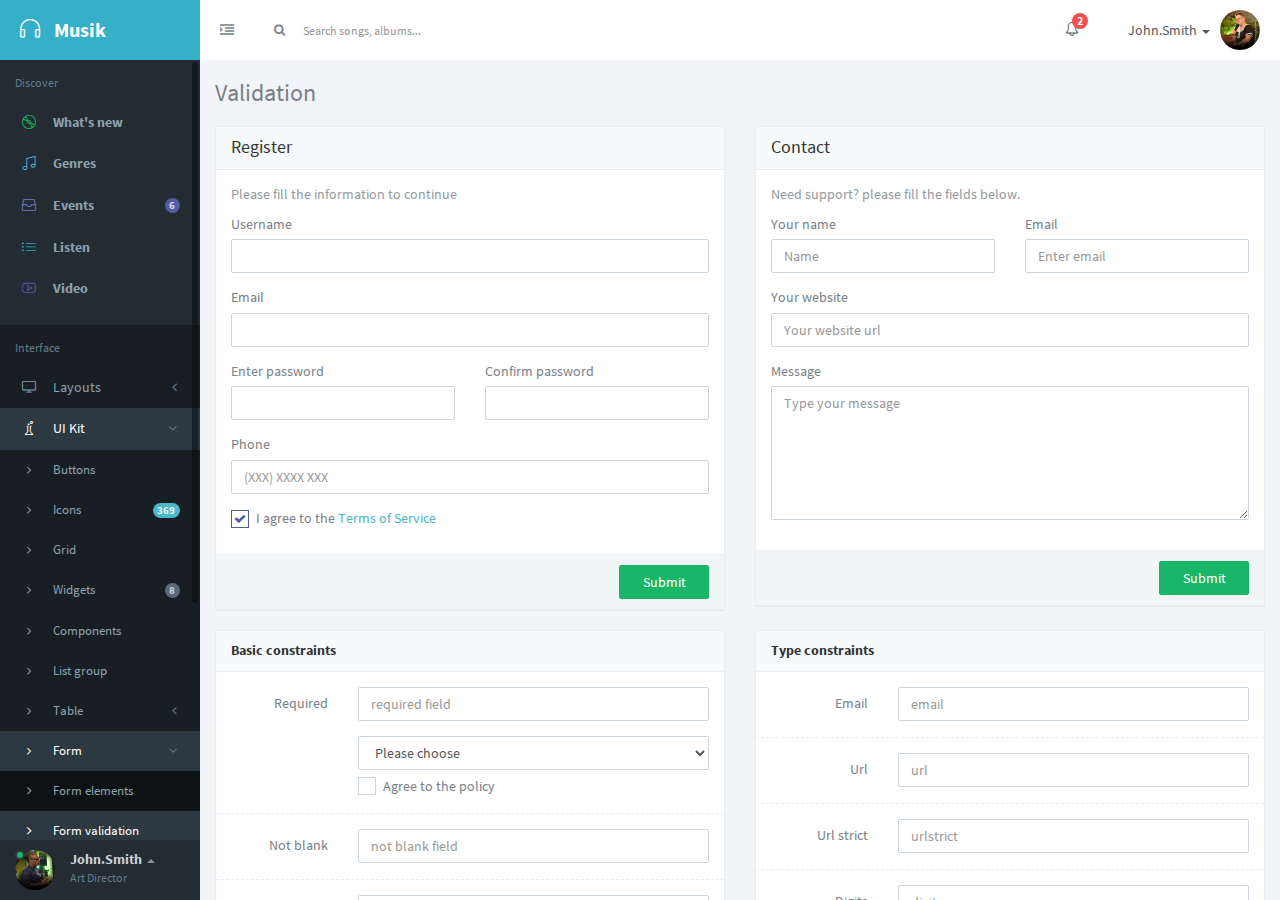
<file: form-validation.html>
<!DOCTYPE html>
<html lang="en" class="app">
<head>  
  <meta charset="utf-8" />
  <title>Musik | Web Application</title>
  <meta name="description" content="app, web app, responsive, admin dashboard, admin, flat, flat ui, ui kit, off screen nav" />
  <meta name="viewport" content="width=device-width, initial-scale=1, maximum-scale=1" />
  <link rel="stylesheet" href="js/jPlayer/jplayer.flat.css" type="text/css" />
  <link rel="stylesheet" href="css/bootstrap.css" type="text/css" />
  <link rel="stylesheet" href="css/animate.css" type="text/css" />
  <link rel="stylesheet" href="css/font-awesome.min.css" type="text/css" />
  <link rel="stylesheet" href="css/simple-line-icons.css" type="text/css" />
  <link rel="stylesheet" href="css/font.css" type="text/css" />
  <link rel="stylesheet" href="css/app.css" type="text/css" />  
  
  <!--[if lt IE 9]>
    <script src="js/ie/html5shiv.js"></script>
    <script src="js/ie/respond.min.js"></script>
    <script src="js/ie/excanvas.js"></script>
  <![endif]-->
</head>
<body class="">
  <section class="vbox">
    <header class="bg-white-only header header-md navbar navbar-fixed-top-xs">
      <div class="navbar-header aside bg-info dk">
        <a class="btn btn-link visible-xs" data-toggle="class:nav-off-screen,open" data-target="#nav,html">
          <i class="icon-list"></i>
        </a>
        <a href="index.html" class="navbar-brand text-lt">
          <i class="icon-earphones"></i>
          <img src="images/logo.png" alt="." class="hide">
          <span class="hidden-nav-xs m-l-sm">Musik</span>
        </a>
        <a class="btn btn-link visible-xs" data-toggle="dropdown" data-target=".user">
          <i class="icon-settings"></i>
        </a>
      </div>      <ul class="nav navbar-nav hidden-xs">
        <li>
          <a href="#nav,.navbar-header" data-toggle="class:nav-xs,nav-xs" class="text-muted">
            <i class="fa fa-indent text"></i>
            <i class="fa fa-dedent text-active"></i>
          </a>
        </li>
      </ul>
      <form class="navbar-form navbar-left input-s-lg m-t m-l-n-xs hidden-xs" role="search">
        <div class="form-group">
          <div class="input-group">
            <span class="input-group-btn">
              <button type="submit" class="btn btn-sm bg-white btn-icon rounded"><i class="fa fa-search"></i></button>
            </span>
            <input type="text" class="form-control input-sm no-border rounded" placeholder="Search songs, albums...">
          </div>
        </div>
      </form>
      <div class="navbar-right ">
        <ul class="nav navbar-nav m-n hidden-xs nav-user user">
          <li class="hidden-xs">
            <a href="#" class="dropdown-toggle lt" data-toggle="dropdown">
              <i class="icon-bell"></i>
              <span class="badge badge-sm up bg-danger count">2</span>
            </a>
            <section class="dropdown-menu aside-xl animated fadeInUp">
              <section class="panel bg-white">
                <div class="panel-heading b-light bg-light">
                  <strong>You have <span class="count">2</span> notifications</strong>
                </div>
                <div class="list-group list-group-alt">
                  <a href="#" class="media list-group-item">
                    <span class="pull-left thumb-sm">
                      <img src="images/a0.png" alt="..." class="img-circle">
                    </span>
                    <span class="media-body block m-b-none">
                      Use awesome animate.css<br>
                      <small class="text-muted">10 minutes ago</small>
                    </span>
                  </a>
                  <a href="#" class="media list-group-item">
                    <span class="media-body block m-b-none">
                      1.0 initial released<br>
                      <small class="text-muted">1 hour ago</small>
                    </span>
                  </a>
                </div>
                <div class="panel-footer text-sm">
                  <a href="#" class="pull-right"><i class="fa fa-cog"></i></a>
                  <a href="#notes" data-toggle="class:show animated fadeInRight">See all the notifications</a>
                </div>
              </section>
            </section>
          </li>
          <li class="dropdown">
            <a href="#" class="dropdown-toggle bg clear" data-toggle="dropdown">
              <span class="thumb-sm avatar pull-right m-t-n-sm m-b-n-sm m-l-sm">
                <img src="images/a0.png" alt="...">
              </span>
              John.Smith <b class="caret"></b>
            </a>
            <ul class="dropdown-menu animated fadeInRight">            
              <li>
                <span class="arrow top"></span>
                <a href="#">Settings</a>
              </li>
              <li>
                <a href="profile.html">Profile</a>
              </li>
              <li>
                <a href="#">
                  <span class="badge bg-danger pull-right">3</span>
                  Notifications
                </a>
              </li>
              <li>
                <a href="docs.html">Help</a>
              </li>
              <li class="divider"></li>
              <li>
                <a href="modal.lockme.html" data-toggle="ajaxModal" >Logout</a>
              </li>
            </ul>
          </li>
        </ul>
      </div>      
    </header>
    <section>
      <section class="hbox stretch">
        <!-- .aside -->
        <aside class="bg-black dk aside hidden-print" id="nav">          
          <section class="vbox">
            <section class="w-f-md scrollable">
              <div class="slim-scroll" data-height="auto" data-disable-fade-out="true" data-distance="0" data-size="10px" data-railOpacity="0.2">
                


                <!-- nav -->                 
                <nav class="nav-primary hidden-xs">
                  <ul class="nav bg clearfix">
                    <li class="hidden-nav-xs padder m-t m-b-sm text-xs text-muted">
                      Discover
                    </li>
                    <li>
                      <a href="index.html">
                        <i class="icon-disc icon text-success"></i>
                        <span class="font-bold">What's new</span>
                      </a>
                    </li>
                    <li>
                      <a href="genres.html">
                        <i class="icon-music-tone-alt icon text-info"></i>
                        <span class="font-bold">Genres</span>
                      </a>
                    </li>
                    <li>
                      <a href="events.html">
                        <i class="icon-drawer icon text-primary-lter"></i>
                        <b class="badge bg-primary pull-right">6</b>
                        <span class="font-bold">Events</span>
                      </a>
                    </li>
                    <li>
                      <a href="listen.html">
                        <i class="icon-list icon  text-info-dker"></i>
                        <span class="font-bold">Listen</span>
                      </a>
                    </li>
                    <li>
                      <a href="video.html" data-target="#content" data-el="#bjax-el" data-replace="true">
                        <i class="icon-social-youtube icon  text-primary"></i>
                        <span class="font-bold">Video</span>
                      </a>
                    </li>
                    <li class="m-b hidden-nav-xs"></li>
                  </ul>
                  <ul class="nav" data-ride="collapse">
                    <li class="hidden-nav-xs padder m-t m-b-sm text-xs text-muted">
                      Interface
                    </li>
                    <li >
                      <a href="#" class="auto">
                        <span class="pull-right text-muted">
                          <i class="fa fa-angle-left text"></i>
                          <i class="fa fa-angle-down text-active"></i>
                        </span>
                        <i class="icon-screen-desktop icon">
                        </i>
                        <span>Layouts</span>
                      </a>
                      <ul class="nav dk text-sm">
                        <li >
                          <a href="layout-color.html" class="auto">                                                        
                            <i class="fa fa-angle-right text-xs"></i>

                            <span>Color option</span>
                          </a>
                        </li>
                        <li >
                          <a href="layout-boxed.html" class="auto">                                                        
                            <i class="fa fa-angle-right text-xs"></i>

                            <span>Boxed layout</span>
                          </a>
                        </li>
                        <li >
                          <a href="layout-fluid.html" class="auto">                                                        
                            <i class="fa fa-angle-right text-xs"></i>

                            <span>Fluid layout</span>
                          </a>
                        </li>
                      </ul>
                    </li>
                    <li  class="active">
                      <a href="#" class="auto">
                        <span class="pull-right text-muted">
                          <i class="fa fa-angle-left text"></i>
                          <i class="fa fa-angle-down text-active"></i>
                        </span>
                        <i class="icon-chemistry icon">
                        </i>
                        <span>UI Kit</span>
                      </a>
                      <ul class="nav dk text-sm">
                        <li >
                          <a href="buttons.html" class="auto">                                                        
                            <i class="fa fa-angle-right text-xs"></i>

                            <span>Buttons</span>
                          </a>
                        </li>
                        <li >
                          <a href="icons.html" class="auto">                            
                            <b class="badge bg-info pull-right">369</b>                                                        
                            <i class="fa fa-angle-right text-xs"></i>

                            <span>Icons</span>
                          </a>
                        </li>
                        <li >
                          <a href="grid.html" class="auto">                                                        
                            <i class="fa fa-angle-right text-xs"></i>

                            <span>Grid</span>
                          </a>
                        </li>
                        <li >
                          <a href="widgets.html" class="auto">                            
                            <b class="badge bg-dark pull-right">8</b>                                                        
                            <i class="fa fa-angle-right text-xs"></i>

                            <span>Widgets</span>
                          </a>
                        </li>
                        <li >
                          <a href="components.html" class="auto">                                                        
                            <i class="fa fa-angle-right text-xs"></i>

                            <span>Components</span>
                          </a>
                        </li>
                        <li >
                          <a href="list.html" class="auto">                                                        
                            <i class="fa fa-angle-right text-xs"></i>

                            <span>List group</span>
                          </a>
                        </li>
                        <li >
                          <a href="#table" class="auto">                            
                            <span class="pull-right text-muted">
                              <i class="fa fa-angle-left text"></i>
                              <i class="fa fa-angle-down text-active"></i>
                            </span>                            
                            <i class="fa fa-angle-right text-xs"></i>

                            <span>Table</span>
                          </a>
                          <ul class="nav dker">
                            <li >
                              <a href="table-static.html">
                                <i class="fa fa-angle-right"></i>
                                <span>Table static</span>
                              </a>
                            </li>
                            <li >
                              <a href="table-datatable.html">
                                <i class="fa fa-angle-right"></i>
                                <span>Datatable</span>
                              </a>
                            </li>
                          </ul>
                        </li>
                        <li  class="active">
                          <a href="#form" class="auto">                            
                            <span class="pull-right text-muted">
                              <i class="fa fa-angle-left text"></i>
                              <i class="fa fa-angle-down text-active"></i>
                            </span>                            
                            <i class="fa fa-angle-right text-xs"></i>

                            <span>Form</span>
                          </a>
                          <ul class="nav dker">
                            <li >
                              <a href="form-elements.html">
                                <i class="fa fa-angle-right"></i>
                                <span>Form elements</span>
                              </a>
                            </li>
                            <li  class="active">
                              <a href="form-validation.html">
                                <i class="fa fa-angle-right"></i>
                                <span>Form validation</span>
                              </a>
                            </li>
                            <li >
                              <a href="form-wizard.html">
                                <i class="fa fa-angle-right"></i>
                                <span>Form wizard</span>
                              </a>
                            </li>
                          </ul>
                        </li>
                        <li >
                          <a href="chart.html" class="auto">                                                        
                            <i class="fa fa-angle-right text-xs"></i>

                            <span>Chart</span>
                          </a>
                        </li>
                        <li >
                          <a href="portlet.html" class="auto">                                                        
                            <i class="fa fa-angle-right text-xs"></i>

                            <span>Portlet</span>
                          </a>
                        </li>
                        <li >
                          <a href="timeline.html" class="auto">                                                        
                            <i class="fa fa-angle-right text-xs"></i>

                            <span>Timeline</span>
                          </a>
                        </li>
                      </ul>
                    </li>
                    <li >
                      <a href="#" class="auto">
                        <span class="pull-right text-muted">
                          <i class="fa fa-angle-left text"></i>
                          <i class="fa fa-angle-down text-active"></i>
                        </span>
                        <i class="icon-grid icon">
                        </i>
                        <span>Pages</span>
                      </a>
                      <ul class="nav dk text-sm">
                        <li >
                          <a href="profile.html" class="auto">                                                        
                            <i class="fa fa-angle-right text-xs"></i>

                            <span>Profile</span>
                          </a>
                        </li>
                        <li >
                          <a href="blog.html" class="auto">                                                        
                            <i class="fa fa-angle-right text-xs"></i>

                            <span>Blog</span>
                          </a>
                        </li>
                        <li >
                          <a href="invoice.html" class="auto">                                                        
                            <i class="fa fa-angle-right text-xs"></i>

                            <span>Invoice</span>
                          </a>
                        </li>
                        <li >
                          <a href="gmap.html" class="auto">                                                        
                            <i class="fa fa-angle-right text-xs"></i>

                            <span>Google Map</span>
                          </a>
                        </li>
                        <li >
                          <a href="jvectormap.html" class="auto">                                                        
                            <i class="fa fa-angle-right text-xs"></i>

                            <span>Vector Map</span>
                          </a>
                        </li>
                        <li >
                          <a href="signin.html" class="auto">                                                        
                            <i class="fa fa-angle-right text-xs"></i>

                            <span>Signin</span>
                          </a>
                        </li>
                        <li >
                          <a href="signup.html" class="auto">                                                        
                            <i class="fa fa-angle-right text-xs"></i>

                            <span>Signup</span>
                          </a>
                        </li>
                        <li >
                          <a href="404.html" class="auto">                                                        
                            <i class="fa fa-angle-right text-xs"></i>

                            <span>404</span>
                          </a>
                        </li>
                      </ul>
                    </li>
                  </ul>
                  <ul class="nav text-sm">
                    <li class="hidden-nav-xs padder m-t m-b-sm text-xs text-muted">
                      <span class="pull-right"><a href="#"><i class="icon-plus i-lg"></i></a></span>
                      Playlist
                    </li>
                    <li>
                      <a href="#">
                        <i class="icon-music-tone icon"></i>
                        <span>Hip-Pop</span>
                      </a>
                    </li>
                    <li>
                      <a href="#">
                        <i class="icon-playlist icon text-success-lter"></i>
                        <b class="badge bg-success dker pull-right">9</b>
                        <span>Jazz</span>
                      </a>
                    </li>
                  </ul>
                </nav>
                <!-- / nav -->
              </div>
            </section>
            
            <footer class="footer hidden-xs no-padder text-center-nav-xs">
              <div class="bg hidden-xs ">
                  <div class="dropdown dropup wrapper-sm clearfix">
                    <a href="#" class="dropdown-toggle" data-toggle="dropdown">
                      <span class="thumb-sm avatar pull-left m-l-xs">                        
                        <img src="images/a3.png" class="dker" alt="...">
                        <i class="on b-black"></i>
                      </span>
                      <span class="hidden-nav-xs clear">
                        <span class="block m-l">
                          <strong class="font-bold text-lt">John.Smith</strong> 
                          <b class="caret"></b>
                        </span>
                        <span class="text-muted text-xs block m-l">Art Director</span>
                      </span>
                    </a>
                    <ul class="dropdown-menu animated fadeInRight aside text-left">                      
                      <li>
                        <span class="arrow bottom hidden-nav-xs"></span>
                        <a href="#">Settings</a>
                      </li>
                      <li>
                        <a href="profile.html">Profile</a>
                      </li>
                      <li>
                        <a href="#">
                          <span class="badge bg-danger pull-right">3</span>
                          Notifications
                        </a>
                      </li>
                      <li>
                        <a href="docs.html">Help</a>
                      </li>
                      <li class="divider"></li>
                      <li>
                        <a href="modal.lockme.html" data-toggle="ajaxModal" >Logout</a>
                      </li>
                    </ul>
                  </div>
                </div>            </footer>
          </section>
        </aside>
        <!-- /.aside -->
        <section id="content">
          <section class="vbox">
            <section class="scrollable padder">
              <div class="m-b-md">
                <h3 class="m-b-none">Validation</h3>
              </div>
              <div class="row">
                <div class="col-sm-6">
                  <form data-validate="parsley">
                    <section class="panel panel-default">
                      <header class="panel-heading">
                        <span class="h4">Register</span>
                      </header>
                      <div class="panel-body">
                        <p class="text-muted">Please fill the information to continue</p>
                        <div class="form-group">
                          <label>Username</label>
                          <input type="text" class="form-control" data-required="true">                        
                        </div>
                        <div class="form-group">
                          <label>Email</label>
                          <input type="text" class="form-control" data-type="email" data-required="true">                        
                        </div>
                        <div class="form-group pull-in clearfix">
                          <div class="col-sm-6">
                            <label>Enter password</label>
                            <input type="password" class="form-control" data-required="true" id="pwd">   
                          </div>
                          <div class="col-sm-6">
                            <label>Confirm password</label>
                            <input type="password" class="form-control" data-equalto="#pwd" data-required="true">      
                          </div>   
                        </div>
                        <div class="form-group">
                          <label>Phone</label>
                          <input type="text" class="form-control" data-type="phone" placeholder="(XXX) XXXX XXX" data-required="true">
                        </div>
                        <div class="checkbox i-checks">
                          <label>
                            <input type="checkbox" name="check" checked data-required="true"><i></i> I agree to the <a href="#" class="text-info">Terms of Service</a>
                          </label>
                        </div>
                      </div>
                      <footer class="panel-footer text-right bg-light lter">
                        <button type="submit" class="btn btn-success btn-s-xs">Submit</button>
                      </footer>
                    </section>
                  </form>
                </div>
                <div class="col-sm-6">
                  <form data-validate="parsley">
                    <section class="panel panel-default">
                      <header class="panel-heading">
                        <span class="h4">Contact</span>
                      </header>
                      <div class="panel-body">
                        <p class="text-muted">Need support? please fill the fields below.</p>                        
                          <div class="form-group pull-in clearfix">
                            <div class="col-sm-6">
                              <label>Your name</label>
                              <input type="text" class="form-control" placeholder="Name" data-required="true">
                            </div>
                            <div class="col-sm-6">
                              <label>Email</label>
                              <input type="email" class="form-control" placeholder="Enter email" data-required="true">
                            </div>
                          </div>
                          <div class="form-group">
                            <label>Your website</label>
                            <input type="text" data-type="url"  data-required="true" class="form-control" placeholder="Your website url">
                          </div>
                          <div class="form-group">
                            <label>Message</label>
                            <textarea class="form-control" rows="6" data-minwords="6" data-required="true" placeholder="Type your message"></textarea>
                          </div>
                      </div>
                      <footer class="panel-footer text-right bg-light lter">
                        <button type="submit" class="btn btn-success btn-s-xs">Submit</button>
                      </footer>
                    </section>
                  </form>
                </div>
              </div>
              <div class="row">
                <div class="col-sm-6">
                  <form class="form-horizontal" data-validate="parsley">
                    <section class="panel panel-default">
                      <header class="panel-heading">
                        <strong>Basic constraints</strong>
                      </header>
                      <div class="panel-body">                    
                        <div class="form-group">
                          <label class="col-sm-3 control-label">Required</label>
                          <div class="col-sm-9">
                            <input type="text" class="form-control" data-required="true" placeholder="required field">
                            <select data-required="true" class="form-control m-t">
                                <option value="">Please choose</option>
                                <option value="foo">Foo</option>
                                <option value="bar">Bar</option>
                            </select>
                            <label class="checkbox i-checks">
                              <input type="checkbox" name="inlineCheckbox1" value="option1" data-required="true" data-error-message="You must agree to the site policy."><i></i> Agree to the policy
                            </label>
                          </div>
                        </div>
                        <div class="line line-dashed b-b line-lg pull-in"></div>
                        <div class="form-group">
                          <label class="col-sm-3 control-label">Not blank</label>
                          <div class="col-sm-9">
                            <input type="text" data-notblank="true" class="form-control" placeholder="not blank field">
                          </div>
                        </div>
                        <div class="line line-dashed b-b line-lg pull-in"></div>
                        <div class="form-group">
                          <label class="col-sm-3 control-label">Min Length</label>
                          <div class="col-sm-9">
                            <input type="text" data-minlength="6" class="form-control" placeholder="minlength = 6">
                          </div>
                        </div>
                        <div class="line line-dashed b-b line-lg pull-in"></div>
                        <div class="form-group">
                          <label class="col-sm-3 control-label">Max Length</label>
                          <div class="col-sm-9">
                            <input type="text" data-maxlength="6" class="form-control" placeholder="maxlength = 6">
                          </div>
                        </div>
                        <div class="line line-dashed b-b line-lg pull-in"></div>
                        <div class="form-group">
                          <label class="col-sm-3 control-label">Range Length</label>
                          <div class="col-sm-9">
                            <input type="text" data-rangelength="[5,10]" class="form-control" placeholder="data-rangelength = [5,10]">
                          </div>
                        </div>
                        <div class="line line-dashed b-b line-lg pull-in"></div>
                        <div class="form-group">
                          <label class="col-sm-3 control-label">Min</label>
                          <div class="col-sm-9">
                            <input type="text" data-min="6" class="form-control" placeholder="min = 6">
                          </div>
                        </div>
                        <div class="line line-dashed b-b line-lg pull-in"></div>
                        <div class="form-group">
                          <label class="col-sm-3 control-label">Max</label>
                          <div class="col-sm-9">
                            <input type="text" data-max="100" class="form-control" placeholder="max = 100">
                          </div>
                        </div>
                        <div class="line line-dashed b-b line-lg pull-in"></div>
                        <div class="form-group">
                          <label class="col-sm-3 control-label">Range</label>
                          <div class="col-sm-9">
                            <input type="text" data-range="[6, 100]" class="form-control" placeholder="data-range = [6, 100]">
                          </div>
                        </div>
                        <div class="line line-dashed b-b line-lg pull-in"></div>
                        <div class="form-group">
                          <label class="col-sm-3 control-label">RegExp</label>
                          <div class="col-sm-9">
                            <input type="text" data-regexp="#[A-Fa-f0-9]{6}" class="form-control" placeholder="hexa color code">
                          </div>
                        </div>
                        <div class="line line-dashed b-b line-lg pull-in"></div>
                        <div class="form-group">
                          <label class="col-sm-3 control-label">Equal To</label>
                          <div class="col-sm-9">
                            <div class="row">
                              <div class="col-sm-6"><input type="text" value="foo" id="foo" class="form-control"></div>
                              <div class="col-sm-6"><input type="text" data-equalto="#foo" placeholder="equal to foo" class="form-control"></div>
                            </div>                            
                          </div>
                        </div>
                      </div>
                      <footer class="panel-footer text-right bg-light lter">
                        <button type="submit" class="btn btn-success btn-s-xs">Submit</button>
                      </footer>
                    </section>
                  </form>
                </div>
                <div class="col-sm-6">
                  <form class="form-horizontal" data-validate="parsley">
                    <section class="panel panel-default">
                      <header class="panel-heading">
                        <strong>Type constraints</strong>
                      </header>
                      <div class="panel-body">                    
                        <div class="form-group">
                          <label class="col-sm-3 control-label">Email</label>
                          <div class="col-sm-9">
                            <input type="text" class="form-control" data-type="email" data-required="true" placeholder="email">    
                          </div>
                        </div>
                        <div class="line line-dashed b-b line-lg pull-in"></div>
                        <div class="form-group">
                          <label class="col-sm-3 control-label">Url</label>
                          <div class="col-sm-9">
                            <input type="text" data-type="url" class="form-control" placeholder="url">
                          </div>
                        </div>
                        <div class="line line-dashed b-b line-lg pull-in"></div>
                        <div class="form-group">
                          <label class="col-sm-3 control-label">Url strict</label>
                          <div class="col-sm-9">
                            <input type="text" data-type="urlstrict" class="form-control" placeholder="urlstrict">
                          </div>
                        </div>
                        <div class="line line-dashed b-b line-lg pull-in"></div>
                        <div class="form-group">
                          <label class="col-sm-3 control-label">Digits</label>
                          <div class="col-sm-9">
                            <input type="text" data-type="digits" class="form-control" placeholder="digits">
                          </div>
                        </div>
                        <div class="line line-dashed b-b line-lg pull-in"></div>
                        <div class="form-group">
                          <label class="col-sm-3 control-label">Number</label>
                          <div class="col-sm-9">
                            <input type="text" data-type="number" class="form-control" placeholder="number">
                          </div>
                        </div>
                        <div class="line line-dashed b-b line-lg pull-in"></div>
                        <div class="form-group">
                          <label class="col-sm-3 control-label">Alphanum</label>
                          <div class="col-sm-9">
                            <input type="text" data-type="alphanum" class="form-control" placeholder="alphanumeric string">
                          </div>
                        </div>
                        <div class="line line-dashed b-b line-lg pull-in"></div>
                        <div class="form-group">
                          <label class="col-sm-3 control-label">Date Iso</label>
                          <div class="col-sm-9">
                            <input type="text" data-type="dateIso" class="form-control" placeholder="YYYY-MM-DD">
                          </div>
                        </div>
                        <div class="line line-dashed b-b line-lg pull-in"></div>
                        <div class="form-group">
                          <label class="col-sm-3 control-label">Phone</label>
                          <div class="col-sm-9">
                            <input type="text" data-type="phone" class="form-control" placeholder="(XXX) XXXX XXX">
                          </div>
                        </div>
                        <div class="line line-dashed b-b line-lg pull-in"></div>
                        <div class="form-group">
                          <label class="col-sm-3 control-label">Min Words</label>
                          <div class="col-sm-9">
                            <input type="text" data-minwords="6" class="form-control" placeholder="min 6 words">
                          </div>
                        </div>
                        <div class="line line-dashed b-b line-lg pull-in"></div>
                        <div class="form-group">
                          <label class="col-sm-3 control-label">Max Words</label>
                          <div class="col-sm-9">
                            <input type="text" data-maxwords="6" class="form-control" placeholder="max 6 words">                         
                          </div>
                        </div>
                        <div class="line line-dashed b-b line-lg pull-in"></div>
                        <div class="form-group">
                          <label class="col-sm-3 control-label">Range Words</label>
                          <div class="col-sm-9">
                            <input type="text" data-rangewords="[6,10]" class="form-control" placeholder="min 6 words & max 10 words">
                          </div>
                        </div>
                      </div>
                      <footer class="panel-footer text-right bg-light lter">
                        <button type="submit" class="btn btn-success btn-s-xs">Submit</button>
                      </footer>
                    </section>
                  </form>
                </div>
              </div>
            </section>
          </section>
          <a href="#" class="hide nav-off-screen-block" data-toggle="class:nav-off-screen,open" data-target="#nav,html"></a>
        </section>
      </section>
    </section>    
  </section>
  <script src="js/jquery.min.js"></script>
  <!-- Bootstrap -->
  <script src="js/bootstrap.js"></script>
  <!-- App -->
  <script src="js/app.js"></script>  
  <script src="js/slimscroll/jquery.slimscroll.min.js"></script>
  <!-- parsley -->
<script src="js/parsley/parsley.min.js"></script>
<script src="js/parsley/parsley.extend.js"></script>
  <script src="js/app.plugin.js"></script>
  <script type="text/javascript" src="js/jPlayer/jquery.jplayer.min.js"></script>
  <script type="text/javascript" src="js/jPlayer/add-on/jplayer.playlist.min.js"></script>
  <script type="text/javascript" src="js/jPlayer/demo.js"></script>
</body>
</html>
</file>
<file: js/jPlayer/jplayer.flat.css>
/*controls*/
.jp-controls {
	display: table;
	table-layout: fixed;
	border-spacing: 0;
	width: 100%;
}
.jp-controls a{
	cursor: pointer;
	display: inline-block;
	padding: 10px 5px;
}

.jp-controls a i{
	line-height: inherit;
}
.jp-controls > div{
	display: table-cell;
	vertical-align: middle;
	text-align: center;
	width: 40px;
	height: 60px;
}
div.jp-progress{
	width: auto;
	padding: 0 15px;
	vertical-align: top;
	position: relative;
}
.jp-seek-bar{
	position: relative;
}
.jp-title{
	position: absolute;
	left: 25px;
	top: 0;
	right: 25px;
	display: block !important;
	line-height: 60px;
}
.jp-title ul{
	list-style: none;
	margin: 0;
	padding: 0;	
}

.jp-title li{
	overflow: hidden;
	text-overflow: ellipsis;
	white-space: nowrap;
}
.jp-artist{
	opacity: 0.6;
}

.jp-play-bar{
	height: 60px;
}
.jp-volume{
	width: 60px !important;
	padding-right:10px !important;
}
.jp-volume-bar-value{
  height: 6px;
}
a.hid{
	display: none;
}

/*video*/
.jp-video{
	font-size: 0;
	line-height: 0;
	min-height: 160px;
}
.jp-video-play{
	display: inline-block;
	position: absolute;
	left: 50%;
	top: 50%;
	cursor: pointer;
	margin-left: -30px;
	margin-top: -65px;
}
.jp-video-full {
	/* Rules for IE6 (full-screen) */
	width:480px;
	height:270px;
	/* Rules for IE7 (full-screen) - Otherwise the relative container causes other page items that are not position:static (default) to appear over the video/gui. */
	position:static !important; position:relative;
}

/* The z-index rule is defined in this manner to enable Popcorn plugins that add overlays to video area. EG. Subtitles. */
.jp-video-full div div {
	z-index:1000;
}

.jp-video-full .jp-jplayer {
	top: 0;
	left: 0;
	position: fixed !important; position: relative; /* Rules for IE6 (full-screen) */
	overflow: hidden;
}

.jp-video-full .jp-gui {
	position: fixed !important; position: static; /* Rules for IE6 (full-screen) */
	top: 0;
	left: 0;
	width:100%;
	height:100%;
	z-index:1001; /* 1 layer above the others. */
}

.jp-video-full .jp-interface {
	position: absolute !important; position: relative; /* Rules for IE6 (full-screen) */
	bottom: 0;
	left: 0;
}


/*playlist*/

.jp-playlist ul{
	max-height: 320px;
	overflow-x: hidden;
	overflow-y: auto; 
	padding: 0;
	display: none !important;
}

.jp-playlist.open ul{
	display: block !important;
	bottom: 60px;
	left: 180px;
}

.jp-playlist li{
	list-style: none;
	position: relative;
}

.jp-playlist-item{	
	display: block;
	overflow: hidden;
	text-overflow: ellipsis;
	white-space: nowrap;
	border-top: 1px solid rgba(255, 255, 255, .1);
	padding: 12px 40px 12px 8px;
}
.jp-playlist-item:focus{
	outline: 0;
}

.jp-playlist-item:before{
	display: inline-block;
	text-align: center;
	width: 30px;
	font-family: FontAwesome;
	content:"\f0da";
	opacity: 0.6;
}

a.jp-playlist-current:before{
	content:"\f144";
	opacity: 1;
}

.jp-playlist li:first-child .jp-playlist-item{
	border-width: 0;
}

.jp-playlist-item-remove{
	font-size: 15px;
	display: block;
	position: absolute;
	right: 0;
	top: 0;
	padding: 11px 18px;
	opacity: 0.6;
}


@media (max-width: 767px) {
	.footer .jp-gui{
		margin: 0 -10px;
	}
	div.jp-progress{
		padding: 0 10px;
	}
	.jp-playlist.open ul{
		display: block !important;
		bottom: 60px;
		left: 0px;
		right: 0px;
	}
}
</file>
<file: css/simple-line-icons.css>
@font-face {
	font-family: 'Simple-Line-Icons';
	src:url('../fonts/Simple-Line-Icons.eot');
	src:url('../fonts/Simple-Line-Icons.eot?#iefix') format('embedded-opentype'),
		url('../fonts/Simple-Line-Icons.woff') format('woff'),
		url('../fonts/Simple-Line-Icons.ttf') format('truetype'),
		url('../fonts/Simple-Line-Icons.svg#Simple-Line-Icons') format('svg');
	font-weight: normal;
	font-style: normal;
}

/* Use the following CSS code if you want to use data attributes for inserting your icons */
[data-icon]:before {
	font-family: 'Simple-Line-Icons';
	content: attr(data-icon);
	speak: none;
	font-weight: normal;
	font-variant: normal;
	text-transform: none;
	line-height: 1;
	-webkit-font-smoothing: antialiased;
	-moz-osx-font-smoothing: grayscale;
}

/* Use the following CSS code if you want to have a class per icon */
/*
Instead of a list of all class selectors,
you can use the generic selector below, but it's slower:
[class*="icon-"] {
*/
.icon-user-female, .icon-user-follow, .icon-user-following, .icon-user-unfollow, .icon-trophy, .icon-screen-smartphone, .icon-screen-desktop, .icon-plane, .icon-notebook, .icon-moustache, .icon-mouse, .icon-magnet, .icon-energy, .icon-emoticon-smile, .icon-disc, .icon-cursor-move, .icon-crop, .icon-credit-card, .icon-chemistry, .icon-user, .icon-speedometer, .icon-social-youtube, .icon-social-twitter, .icon-social-tumblr, .icon-social-facebook, .icon-social-dropbox, .icon-social-dribbble, .icon-shield, .icon-screen-tablet, .icon-magic-wand, .icon-hourglass, .icon-graduation, .icon-ghost, .icon-game-controller, .icon-fire, .icon-eyeglasses, .icon-envelope-open, .icon-envelope-letter, .icon-bell, .icon-badge, .icon-anchor, .icon-wallet, .icon-vector, .icon-speech, .icon-puzzle, .icon-printer, .icon-present, .icon-playlist, .icon-pin, .icon-picture, .icon-map, .icon-layers, .icon-handbag, .icon-globe-alt, .icon-globe, .icon-frame, .icon-folder-alt, .icon-film, .icon-feed, .icon-earphones-alt, .icon-earphones, .icon-drop, .icon-drawer, .icon-docs, .icon-directions, .icon-direction, .icon-diamond, .icon-cup, .icon-compass, .icon-call-out, .icon-call-in, .icon-call-end, .icon-calculator, .icon-bubbles, .icon-briefcase, .icon-book-open, .icon-basket-loaded, .icon-basket, .icon-bag, .icon-action-undo, .icon-action-redo, .icon-wrench, .icon-umbrella, .icon-trash, .icon-tag, .icon-support, .icon-size-fullscreen, .icon-size-actual, .icon-shuffle, .icon-share-alt, .icon-share, .icon-rocket, .icon-question, .icon-pie-chart, .icon-pencil, .icon-note, .icon-music-tone-alt, .icon-music-tone, .icon-microphone, .icon-loop, .icon-logout, .icon-login, .icon-list, .icon-like, .icon-home, .icon-grid, .icon-graph, .icon-equalizer, .icon-dislike, .icon-cursor, .icon-control-start, .icon-control-rewind, .icon-control-play, .icon-control-pause, .icon-control-forward, .icon-control-end, .icon-calendar, .icon-bulb, .icon-bar-chart, .icon-arrow-up, .icon-arrow-right, .icon-arrow-left, .icon-arrow-down, .icon-ban, .icon-bubble, .icon-camcorder, .icon-camera, .icon-check, .icon-clock, .icon-close, .icon-cloud-download, .icon-cloud-upload, .icon-doc, .icon-envelope, .icon-eye, .icon-flag, .icon-folder, .icon-heart, .icon-info, .icon-key, .icon-link, .icon-lock, .icon-lock-open, .icon-magnifier, .icon-magnifier-add, .icon-magnifier-remove, .icon-paper-clip, .icon-paper-plane, .icon-plus, .icon-pointer, .icon-power, .icon-refresh, .icon-reload, .icon-settings, .icon-star, .icon-symbol-female, .icon-symbol-male, .icon-target, .icon-volume-1, .icon-volume-2, .icon-volume-off, .icon-users {
	font-family: 'Simple-Line-Icons';
	speak: none;
	font-style: normal;
	font-weight: normal;
	font-variant: normal;
	text-transform: none;
	line-height: 1;
	-webkit-font-smoothing: antialiased;
}
.icon-user-female:before {
	content: "\e000";
}
.icon-user-follow:before {
	content: "\e002";
}
.icon-user-following:before {
	content: "\e003";
}
.icon-user-unfollow:before {
	content: "\e004";
}
.icon-trophy:before {
	content: "\e006";
}
.icon-screen-smartphone:before {
	content: "\e010";
}
.icon-screen-desktop:before {
	content: "\e011";
}
.icon-plane:before {
	content: "\e012";
}
.icon-notebook:before {
	content: "\e013";
}
.icon-moustache:before {
	content: "\e014";
}
.icon-mouse:before {
	content: "\e015";
}
.icon-magnet:before {
	content: "\e016";
}
.icon-energy:before {
	content: "\e020";
}
.icon-emoticon-smile:before {
	content: "\e021";
}
.icon-disc:before {
	content: "\e022";
}
.icon-cursor-move:before {
	content: "\e023";
}
.icon-crop:before {
	content: "\e024";
}
.icon-credit-card:before {
	content: "\e025";
}
.icon-chemistry:before {
	content: "\e026";
}
.icon-user:before {
	content: "\e005";
}
.icon-speedometer:before {
	content: "\e007";
}
.icon-social-youtube:before {
	content: "\e008";
}
.icon-social-twitter:before {
	content: "\e009";
}
.icon-social-tumblr:before {
	content: "\e00a";
}
.icon-social-facebook:before {
	content: "\e00b";
}
.icon-social-dropbox:before {
	content: "\e00c";
}
.icon-social-dribbble:before {
	content: "\e00d";
}
.icon-shield:before {
	content: "\e00e";
}
.icon-screen-tablet:before {
	content: "\e00f";
}
.icon-magic-wand:before {
	content: "\e017";
}
.icon-hourglass:before {
	content: "\e018";
}
.icon-graduation:before {
	content: "\e019";
}
.icon-ghost:before {
	content: "\e01a";
}
.icon-game-controller:before {
	content: "\e01b";
}
.icon-fire:before {
	content: "\e01c";
}
.icon-eyeglasses:before {
	content: "\e01d";
}
.icon-envelope-open:before {
	content: "\e01e";
}
.icon-envelope-letter:before {
	content: "\e01f";
}
.icon-bell:before {
	content: "\e027";
}
.icon-badge:before {
	content: "\e028";
}
.icon-anchor:before {
	content: "\e029";
}
.icon-wallet:before {
	content: "\e02a";
}
.icon-vector:before {
	content: "\e02b";
}
.icon-speech:before {
	content: "\e02c";
}
.icon-puzzle:before {
	content: "\e02d";
}
.icon-printer:before {
	content: "\e02e";
}
.icon-present:before {
	content: "\e02f";
}
.icon-playlist:before {
	content: "\e030";
}
.icon-pin:before {
	content: "\e031";
}
.icon-picture:before {
	content: "\e032";
}
.icon-map:before {
	content: "\e033";
}
.icon-layers:before {
	content: "\e034";
}
.icon-handbag:before {
	content: "\e035";
}
.icon-globe-alt:before {
	content: "\e036";
}
.icon-globe:before {
	content: "\e037";
}
.icon-frame:before {
	content: "\e038";
}
.icon-folder-alt:before {
	content: "\e039";
}
.icon-film:before {
	content: "\e03a";
}
.icon-feed:before {
	content: "\e03b";
}
.icon-earphones-alt:before {
	content: "\e03c";
}
.icon-earphones:before {
	content: "\e03d";
}
.icon-drop:before {
	content: "\e03e";
}
.icon-drawer:before {
	content: "\e03f";
}
.icon-docs:before {
	content: "\e040";
}
.icon-directions:before {
	content: "\e041";
}
.icon-direction:before {
	content: "\e042";
}
.icon-diamond:before {
	content: "\e043";
}
.icon-cup:before {
	content: "\e044";
}
.icon-compass:before {
	content: "\e045";
}
.icon-call-out:before {
	content: "\e046";
}
.icon-call-in:before {
	content: "\e047";
}
.icon-call-end:before {
	content: "\e048";
}
.icon-calculator:before {
	content: "\e049";
}
.icon-bubbles:before {
	content: "\e04a";
}
.icon-briefcase:before {
	content: "\e04b";
}
.icon-book-open:before {
	content: "\e04c";
}
.icon-basket-loaded:before {
	content: "\e04d";
}
.icon-basket:before {
	content: "\e04e";
}
.icon-bag:before {
	content: "\e04f";
}
.icon-action-undo:before {
	content: "\e050";
}
.icon-action-redo:before {
	content: "\e051";
}
.icon-wrench:before {
	content: "\e052";
}
.icon-umbrella:before {
	content: "\e053";
}
.icon-trash:before {
	content: "\e054";
}
.icon-tag:before {
	content: "\e055";
}
.icon-support:before {
	content: "\e056";
}
.icon-size-fullscreen:before {
	content: "\e057";
}
.icon-size-actual:before {
	content: "\e058";
}
.icon-shuffle:before {
	content: "\e059";
}
.icon-share-alt:before {
	content: "\e05a";
}
.icon-share:before {
	content: "\e05b";
}
.icon-rocket:before {
	content: "\e05c";
}
.icon-question:before {
	content: "\e05d";
}
.icon-pie-chart:before {
	content: "\e05e";
}
.icon-pencil:before {
	content: "\e05f";
}
.icon-note:before {
	content: "\e060";
}
.icon-music-tone-alt:before {
	content: "\e061";
}
.icon-music-tone:before {
	content: "\e062";
}
.icon-microphone:before {
	content: "\e063";
}
.icon-loop:before {
	content: "\e064";
}
.icon-logout:before {
	content: "\e065";
}
.icon-login:before {
	content: "\e066";
}
.icon-list:before {
	content: "\e067";
}
.icon-like:before {
	content: "\e068";
}
.icon-home:before {
	content: "\e069";
}
.icon-grid:before {
	content: "\e06a";
}
.icon-graph:before {
	content: "\e06b";
}
.icon-equalizer:before {
	content: "\e06c";
}
.icon-dislike:before {
	content: "\e06d";
}
.icon-cursor:before {
	content: "\e06e";
}
.icon-control-start:before {
	content: "\e06f";
}
.icon-control-rewind:before {
	content: "\e070";
}
.icon-control-play:before {
	content: "\e071";
}
.icon-control-pause:before {
	content: "\e072";
}
.icon-control-forward:before {
	content: "\e073";
}
.icon-control-end:before {
	content: "\e074";
}
.icon-calendar:before {
	content: "\e075";
}
.icon-bulb:before {
	content: "\e076";
}
.icon-bar-chart:before {
	content: "\e077";
}
.icon-arrow-up:before {
	content: "\e078";
}
.icon-arrow-right:before {
	content: "\e079";
}
.icon-arrow-left:before {
	content: "\e07a";
}
.icon-arrow-down:before {
	content: "\e07b";
}
.icon-ban:before {
	content: "\e07c";
}
.icon-bubble:before {
	content: "\e07d";
}
.icon-camcorder:before {
	content: "\e07e";
}
.icon-camera:before {
	content: "\e07f";
}
.icon-check:before {
	content: "\e080";
}
.icon-clock:before {
	content: "\e081";
}
.icon-close:before {
	content: "\e082";
}
.icon-cloud-download:before {
	content: "\e083";
}
.icon-cloud-upload:before {
	content: "\e084";
}
.icon-doc:before {
	content: "\e085";
}
.icon-envelope:before {
	content: "\e086";
}
.icon-eye:before {
	content: "\e087";
}
.icon-flag:before {
	content: "\e088";
}
.icon-folder:before {
	content: "\e089";
}
.icon-heart:before {
	content: "\e08a";
}
.icon-info:before {
	content: "\e08b";
}
.icon-key:before {
	content: "\e08c";
}
.icon-link:before {
	content: "\e08d";
}
.icon-lock:before {
	content: "\e08e";
}
.icon-lock-open:before {
	content: "\e08f";
}
.icon-magnifier:before {
	content: "\e090";
}
.icon-magnifier-add:before {
	content: "\e091";
}
.icon-magnifier-remove:before {
	content: "\e092";
}
.icon-paper-clip:before {
	content: "\e093";
}
.icon-paper-plane:before {
	content: "\e094";
}
.icon-plus:before {
	content: "\e095";
}
.icon-pointer:before {
	content: "\e096";
}
.icon-power:before {
	content: "\e097";
}
.icon-refresh:before {
	content: "\e098";
}
.icon-reload:before {
	content: "\e099";
}
.icon-settings:before {
	content: "\e09a";
}
.icon-star:before {
	content: "\e09b";
}
.icon-symbol-female:before {
	content: "\e09c";
}
.icon-symbol-male:before {
	content: "\e09d";
}
.icon-target:before {
	content: "\e09e";
}
.icon-volume-1:before {
	content: "\e09f";
}
.icon-volume-2:before {
	content: "\e0a0";
}
.icon-volume-off:before {
	content: "\e0a1";
}
.icon-users:before {
	content: "\e001";
}
</file>
<file: css/font.css>
@font-face {
  font-family: 'Source Sans Pro';
  font-style: normal;
  font-weight: 300;
  src: local('Source Sans Pro Light'), local('SourceSansPro-Light'), url('../fonts/sourcesanspro/sourcesanspro-light.woff') format('woff');
}
@font-face {
  font-family: 'Source Sans Pro';
  font-style: normal;
  font-weight: 400;
  src: local('Source Sans Pro'), local('SourceSansPro-Regular'), url('../fonts/sourcesanspro/sourcesanspro.woff') format('woff');
}
@font-face {
  font-family: 'Source Sans Pro';
  font-style: normal;
  font-weight: 700;
  src: local('Source Sans Pro Bold'), local('SourceSansPro-Bold'), url('../fonts/sourcesanspro/sourcesanspro-bold.woff') format('woff');
}
</file>
<file: css/app.css>
html {
  background-color: #f2f4f8;
  overflow-x: hidden;
}
body {
  font-family: "Source Sans Pro", "Helvetica Neue", Helvetica, Arial, sans-serif;
  font-size: 14px;
  color: #788188;
  background-color: transparent;
  -webkit-font-smoothing: antialiased;
  line-height: 1.40;
}
.h1,
.h2,
.h3,
.h4,
.h5,
.h6 {
  margin: 0;
}
a {
  color: #545a5f;
  text-decoration: none;
}
a:hover,
a:focus {
  color: #303437;
  text-decoration: none;
}
label {
  font-weight: normal;
}
small,
.small {
  font-size: 13px;
}
.badge,
.label {
  font-weight: bold;
}
.badge {
  background-color: #aac4c8;
}
.badge.up {
  position: relative;
  top: -10px;
  padding: 3px 6px;
  margin-left: -10px;
}
.badge-sm {
  font-size: 85%;
  padding: 2px 5px !important;
}
.label-sm {
  padding-top: 0;
  padding-bottom: 0;
}
.badge-white {
  background-color: transparent;
  border: 1px solid rgba(255,255,255,0.35);
  padding: 2px 6px;
}
.badge-empty {
  background-color: transparent;
  border: 1px solid rgba(0,0,0,0.15);
  color: inherit;
}
.caret-white {
  border-top-color: #fff;
  border-top-color: rgba(255,255,255,0.65);
}
a:hover .caret-white {
  border-top-color: #fff;
}
.tooltip-inner {
  background-color: rgba(0,0,0,0.9);
  background-color: #5a6a7a;
}
.tooltip.top .tooltip-arrow {
  border-top-color: rgba(0,0,0,0.9);
  border-top-color: #5a6a7a;
}
.tooltip.right .tooltip-arrow {
  border-right-color: rgba(0,0,0,0.9);
  border-right-color: #5a6a7a;
}
.tooltip.bottom .tooltip-arrow {
  border-bottom-color: rgba(0,0,0,0.9);
  border-bottom-color: #5a6a7a;
}
.tooltip.left .tooltip-arrow {
  border-left-color: rgba(0,0,0,0.9);
  border-left-color: #5a6a7a;
}
.thumbnail {
  border-color: #eaeef1;
}
.popover-content {
  font-size: 12px;
  line-height: 1.5;
}
.progress-xs {
  height: 6px;
}
.progress-sm {
  height: 10px;
}
.progress-sm .progress-bar {
  font-size: 10px;
  line-height: 1em;
}
.progress,
.progress-bar {
  -webkit-box-shadow: none;
  box-shadow: none;
}
.breadcrumb {
  background-color: #fff;
  border: 1px solid #eaeef1;
  padding-left: 10px;
  margin-bottom: 10px;
}
.breadcrumb > li + li:before,
.breadcrumb > .active {
  color: inherit;
}
.accordion-group,
.accordion-inner {
  border-color: #eaeef1;
  border-radius: 2px;
}
.alert {
  font-size: 13px;
  box-shadow: inset 0 1px 0 rgba(255,255,255,0.2);
}
.alert .close i {
  font-size: 12px;
  font-weight: normal;
  display: block;
}
.form-control {
  border-color: #cbd5dd;
  border-radius: 2px;
}
.form-control,
.form-control:focus {
  -webkit-box-shadow: none;
  box-shadow: none;
}
.form-control:focus {
  border-color: #545ca6;
}
.input-s-sm {
  width: 120px;
}
.input-s {
  width: 200px;
}
.input-s-lg {
  width: 250px;
}
.input-lg {
  height: 45px;
}
.input-group-addon {
  border-color: #cbd5dd;
  background-color: #f1f5f6;
}
.list-group {
  border-radius: 2px;
}
.list-group.no-radius .list-group-item {
  border-radius: 0 !important;
}
.list-group.no-borders .list-group-item {
  border: none;
}
.list-group.no-border .list-group-item {
  border-width: 1px 0;
}
.list-group.no-bg .list-group-item {
  background-color: transparent;
}
.list-group-item {
  border-color: #eaeef1;
  padding-right: 15px;
}
a.list-group-item:hover,
a.list-group-item:focus {
  background-color: #eef3f4;
}
.list-group-item.media {
  margin-top: 0;
}
.list-group-item.active {
  color: #fff;
  border-color: #4cb6cb !important;
  background-color: #4cb6cb !important;
}
.list-group-item.active .text-muted {
  color: #c3e6ed;
}
.list-group-item.active a {
  color: #fff;
}
.list-group-alt .list-group-item:nth-child(2n+2) {
  background-color: rgba(0,0,0,0.02) !important;
}
.list-group-lg .list-group-item {
  padding-top: 15px;
  padding-bottom: 15px;
}
.list-group-sp .list-group-item {
  margin-bottom: 5px;
  border-radius: 3px;
}
.list-group-item > .badge {
  margin-right: 0;
}
.list-group-item > .fa-chevron-right {
  float: right;
  margin-top: 4px;
  margin-right: -5px;
}
.list-group-item > .fa-chevron-right + .badge {
  margin-right: 5px;
}
.nav-pills.no-radius > li > a {
  border-radius: 0;
}
.nav-pills > li.active > a {
  color: #fff !important;
  background-color: #4cb6cb;
}
.nav > li > a:hover,
.nav > li > a:focus {
  background-color: #edf2f3;
}
.nav.nav-sm > li > a {
  padding: 6px 8px;
}
.nav .open > a,
.nav .open > a:hover,
.nav .open > a:focus {
  background-color: #edf2f3;
}
.nav-tabs {
  border-color: #eaeef1;
}
.nav-tabs > li > a {
  border-radius: 2px 2px 0 0;
  border-bottom-color: #eaeef1 !important;
}
.nav-tabs > li.active > a {
  border-color: #eaeef1 !important;
  border-bottom-color: #fff !important;
}
.pagination > li > a {
  border-color: #eaeef1;
}
.pagination > li > a:hover,
.pagination > li > a:focus {
  border-color: #eaeef1;
  background-color: #e8eff0;
}
.panel {
  border-radius: 2px;
}
.panel.panel-default {
  border-color: #eaeef1;
}
.panel.panel-default > .panel-heading,
.panel.panel-default > .panel-footer {
  border-color: #eaeef1;
}
.panel .list-group-item {
  border-color: #f3f5f7;
}
.panel.no-borders {
  border-width: 0;
}
.panel.no-borders .panel-heading,
.panel.no-borders .panel-footer {
  border-width: 0;
}
.panel .table td,
.panel .table th {
  padding: 8px 15px;
  border-top: 1px solid #eaeef1;
}
.panel .table thead > tr > th {
  border-bottom: 1px solid #eaeef1;
}
.panel .table-striped > tbody > tr:nth-child(odd) > td,
.panel .table-striped > tbody > tr:nth-child(odd) > th {
  background-color: #f7fafa;
}
.panel .table-striped > thead th {
  background-color: #f7fafa;
  border-right: 1px solid #eaeef1;
}
.panel .table-striped > thead th:last-child {
  border-right: none;
}
.panel-heading {
  border-radius: 2px 2px 0 0;
}
.panel-default .panel-heading {
  background-color: #f7fafa;
}
.panel-heading.no-border {
  margin: -1px -1px 0 -1px;
  border: none;
}
.panel-heading .nav {
  margin: -10px -15px;
}
.panel-heading .nav-tabs {
  margin: -11px -16px;
}
.panel-heading .nav-tabs.nav-justified {
  width: auto;
}
.panel-heading .nav-tabs > li > a {
  margin: 0;
  padding-top: 9px;
}
.panel-heading .list-group {
  background: transparent;
}
.panel-footer {
  border-color: #eaeef1;
  border-radius: 0 0 2px 2px;
  background-color: #f7fafa;
}
.panel-group .panel-heading + .panel-collapse .panel-body {
  border-top: 1px solid #eaedef;
}
.open {
  z-index: 1050;
  position: relative;
}
.dropdown-menu {
  border-radius: 2px;
  -webkit-box-shadow: 0 2px 6px rgba(0,0,0,0.1);
  box-shadow: 0 2px 6px rgba(0,0,0,0.1);
  border: 1px solid #ddd;
  border: 1px solid rgba(0,0,0,0.1);
}
.dropdown-menu.pull-left {
  left: 100%;
}
.dropdown-menu > .panel {
  border: none;
  margin: -5px 0;
}
.dropdown-menu > li > a {
  padding: 5px 15px;
}
.dropdown-menu > li > a:hover,
.dropdown-menu > li > a:focus,
.dropdown-menu > .active > a,
.dropdown-menu > .active > a:hover,
.dropdown-menu > .active > a:focus {
  background-image: none;
  filter: none;
  background-color: #e8eff0 !important;
  color: #303437;
}
.dropdown-header {
  padding: 5px 15px;
}
.dropdown-submenu {
  position: relative;
}
.dropdown-submenu:hover > a,
.dropdown-submenu:focus > a {
  background-color: #e8eff0 !important;
  color: #788188;
}
.dropdown-submenu:hover > .dropdown-menu,
.dropdown-submenu:focus > .dropdown-menu {
  display: block;
}
.dropdown-submenu.pull-left {
  float: none !important;
}
.dropdown-submenu.pull-left > .dropdown-menu {
  left: -100%;
  margin-left: 10px;
}
.dropdown-submenu .dropdown-menu {
  left: 100%;
  top: 0;
  margin-top: -6px;
  margin-left: -1px;
}
.dropup .dropdown-submenu > .dropdown-menu {
  top: auto;
  bottom: 0;
}
.dropdown-select > li input {
  position: absolute;
  left: -9999em;
}
.carousel-control {
  width: 40px;
  color: #999;
  text-shadow: none;
}
.carousel-control:hover,
.carousel-control:focus {
  color: #ccc;
  text-decoration: none;
  opacity: 0.9;
  filter: alpha(opacity=90);
}
.carousel-control.left,
.carousel-control.right {
  background-image: none;
  filter: none;
}
.carousel-control i {
  position: absolute;
  top: 50%;
  left: 50%;
  z-index: 5;
  display: inline-block;
  width: 20px;
  height: 20px;
  margin-top: -10px;
  margin-left: -10px;
}
.carousel-indicators.out {
  bottom: -5px;
}
.carousel-indicators li {
  -webkit-transition: background-color .25s;
  transition: background-color .25s;
  background: #ddd;
  background-color: rgba(0,0,0,0.2);
  border: none;
}
.carousel-indicators .active {
  background: #f0f0f0;
  background-color: rgba(200,200,200,0.2);
  width: 10px;
  height: 10px;
  margin: 1px;
}
.carousel.carousel-fade .item {
  -webkit-transition: opacity .25s;
  transition: opacity .25s;
  -webkit-backface-visibility: hidden;
  -moz-backface-visibility: hidden;
  backface-visibility: hidden;
  opacity: 0;
  filter: alpha(opacity=0);
}
.carousel.carousel-fade .active {
  opacity: 1;
  filter: alpha(opacity=1);
}
.carousel.carousel-fade .active.left,
.carousel.carousel-fade .active.right {
  left: 0;
  z-index: 2;
  opacity: 0;
  filter: alpha(opacity=0);
}
.carousel.carousel-fade .next,
.carousel.carousel-fade .prev {
  left: 0;
  z-index: 1;
}
.carousel.carousel-fade .carousel-control {
  z-index: 3;
}
.col-lg-2-4 {
  position: relative;
  min-height: 1px;
  padding-left: 15px;
  padding-right: 15px;
}
.col-0 {
  clear: left;
}
.row.no-gutter {
  margin-left: 0;
  margin-right: 0;
}
.no-gutter [class*="col"] {
  padding: 0;
}
.modal-backdrop {
  background-color: #5a6a7a;
}
.modal-backdrop.in {
  opacity: 0.8;
  filter: alpha(opacity=80);
}
.modal-over {
  width: 100%;
  height: 100%;
  position: relative;
  background: #5a6a7a;
}
.modal-center {
  position: absolute;
  left: 50%;
  top: 50%;
}
.modal-content {
  -webkit-box-shadow: 0 2px 10px rgba(0,0,0,0.25);
  box-shadow: 0 2px 10px rgba(0,0,0,0.25);
}
.icon-muted {
  color: #ccc;
}
.navbar-inverse .navbar-collapse,
.navbar-inverse .navbar-form {
  border-color: transparent;
}
.navbar-fixed-top,
.navbar-fixed-bottom {
  position: fixed !important;
}
.navbar-fixed-top + * {
  padding-top: 50px;
}
.navbar-fixed-top.header-md + * {
  padding-top: 60px;
}
.header,
.footer {
  min-height: 50px;
  padding: 0 15px;
}
.header > p,
.footer > p {
  margin-top: 15px;
  display: inline-block;
}
.header > .btn,
.header > .btn-group,
.header > .btn-toolbar,
.footer > .btn,
.footer > .btn-group,
.footer > .btn-toolbar {
  margin-top: 10px;
}
.header > .btn-lg,
.footer > .btn-lg {
  margin-top: 0;
}
.header .nav-tabs,
.footer .nav-tabs {
  border: none;
  margin-left: -15px;
  margin-right: -15px;
}
.header .nav-tabs > li a,
.footer .nav-tabs > li a {
  border: none !important;
  border-radius: 0;
  padding-top: 15px;
  padding-bottom: 15px;
  line-height: 20px;
}
.header .nav-tabs > li a:hover,
.header .nav-tabs > li a:focus,
.footer .nav-tabs > li a:hover,
.footer .nav-tabs > li a:focus {
  background-color: transparent;
}
.header .nav-tabs > li.active a,
.footer .nav-tabs > li.active a {
  color: #788188;
}
.header .nav-tabs > li.active a,
.header .nav-tabs > li.active a:hover,
.footer .nav-tabs > li.active a,
.footer .nav-tabs > li.active a:hover {
  background-color: #f2f4f8;
}
.header .nav-tabs.nav-white > li.active a,
.header .nav-tabs.nav-white > li.active a:hover,
.footer .nav-tabs.nav-white > li.active a,
.footer .nav-tabs.nav-white > li.active a:hover {
  background-color: #fff;
}
.header.navbar,
.footer.navbar {
  border-radius: 0;
  border: none;
  margin-bottom: 0;
  padding: 0;
  position: relative;
  z-index: 1000;
}
body.container {
  padding: 0;
}
@media (orientation: landscape) {
  html.ios7.ipad > body {
    padding-bottom: 20px;
  }
}
@media (min-width: 768px) {
  body.container {
    -webkit-box-shadow: 0 3px 60px rgba(0,0,0,0.3);
    box-shadow: 0 3px 60px rgba(0,0,0,0.3);
    border-left: 1px solid #cbd5dd;
    border-right: 1px solid #cbd5dd;
  }
  .app,
  .app body {
    height: 100%;
    overflow: hidden;
  }
  .app .hbox.stretch {
    height: 100%;
  }
  .app .vbox > section,
  .app .vbox > footer {
    position: absolute;
  }
  .app .vbox.flex > section > section {
    overflow: auto;
  }
  .hbox {
    display: table;
    table-layout: fixed;
    border-spacing: 0;
    width: 100%;
  }
  .hbox > aside,
  .hbox > section {
    display: table-cell;
    vertical-align: top;
    height: 100%;
    float: none;
  }
  .hbox > aside.show,
  .hbox > aside.hidden-sm,
  .hbox > section.show,
  .hbox > section.hidden-sm {
    display: table-cell !important;
  }
  .vbox {
    display: table;
    border-spacing: 0;
    position: relative;
    height: 100%;
    width: 100%;
  }
  .vbox > section,
  .vbox > footer {
    top: 0;
    bottom: 0;
    width: 100%;
  }
  .vbox > header ~ section {
    top: 50px;
  }
  .vbox > header.header-md ~ section {
    top: 60px;
  }
  .vbox > section.w-f {
    bottom: 50px;
  }
  .vbox > section.w-f-md {
    bottom: 60px;
  }
  .vbox > footer {
    top: auto;
    z-index: 1000;
  }
  .vbox.flex > header,
  .vbox.flex > section,
  .vbox.flex > footer {
    position: inherit;
  }
  .vbox.flex > section {
    display: table-row;
    height: 100%;
  }
  .vbox.flex > section > section {
    position: relative;
    height: 100%;
    -webkit-overflow-scrolling: touch;
  }
  .ie .vbox.flex > section > section {
    display: table-cell;
  }
  .vbox.flex > section > section > section {
    position: absolute;
    top: 0;
    bottom: 0;
    left: 0;
    right: 0;
  }
  .aside-xs {
    width: 60px;
  }
  .aside-sm {
    width: 150px;
  }
  .aside {
    width: 200px;
  }
  .aside-md {
    width: 240px;
  }
  .aside-lg {
    width: 300px;
  }
  .aside-xl {
    width: 360px;
  }
  .aside-xxl {
    width: 480px;
  }
  .header-md {
    min-height: 60px;
  }
  .header-md .navbar-form {
    margin-top: 15px;
    margin-bottom: 15px;
  }
  .footer-md {
    min-height: 60px;
  }
  .scrollable {
    -webkit-overflow-scrolling: touch;
  }
  ::-webkit-scrollbar {
    width: 10px;
    height: 10px;
  }
  ::-webkit-scrollbar-thumb {
    background-color: rgba(50,50,50,0.25);
    border: 2px solid transparent;
    border-radius: 10px;
    background-clip: padding-box;
  }
  ::-webkit-scrollbar-thumb:hover {
    background-color: rgba(50,50,50,0.5);
  }
  ::-webkit-scrollbar-track {
    background-color: rgba(50,50,50,0.05);
  }
}
.scrollable {
  overflow-x: hidden;
  overflow-y: auto;
}
.no-touch .scrollable.hover {
  overflow-y: hidden;
}
.no-touch .scrollable.hover:hover {
  overflow: visible;
  overflow-y: auto;
}
.no-touch ::-webkit-scrollbar-button {
  width: 10px;
  height: 6px;
  background-color: rgba(50,50,50,0.05);
}
.slimScrollBar {
  border-radius: 5px;
  border: 2px solid transparent;
  border-radius: 10px;
  background-clip: padding-box !important;
}
@media print {
  html,
  body,
  .hbox,
  .vbox {
    height: auto;
  }
  .vbox > section,
  .vbox > footer {
    position: relative;
  }
}
.navbar-header {
  position: relative;
}
.navbar-header > .btn {
  position: absolute;
  font-size: 1.3em;
  padding: 9px 16px;
  line-height: 30px;
  left: 0;
  text-decoration: none !important;
}
.navbar-header .navbar-brand + .btn {
  right: 0;
  top: 0;
  left: auto;
}
.navbar-brand {
  float: none;
  text-align: center;
  font-size: 20px;
  font-weight: 700;
  height: auto;
  line-height: 50px;
  display: inline-block;
  padding: 0 20px;
}
.navbar-brand:hover {
  text-decoration: none;
}
.navbar-brand img {
  max-height: 20px;
  margin-top: -4px;
  vertical-align: middle;
}
.nav-primary li > a > i {
  margin: -10px -10px;
  line-height: 38px;
  width: 38px;
  float: left;
  margin-right: 5px;
  text-align: center;
  position: relative;
  overflow: hidden;
}
.nav-primary li > a > i:before {
  position: relative;
  z-index: 2;
}
.nav-primary ul.nav > li > a {
  padding: 11px 20px;
  position: relative;
  -webkit-transition: background-color .2s ease-in-out 0s;
  transition: background-color .2s ease-in-out 0s;
}
.no-borders .nav-primary ul.nav > li > a {
  border-width: 0 !important;
}
.nav-primary ul.nav > li > a > .badge {
  font-size: 11px;
  padding: 2px 5px 2px 4px;
  margin-top: 2px;
}
.nav-primary ul.nav > li > a > .text-muted {
  margin: 0 3px;
}
.nav-primary ul.nav > li > a.active .text {
  display: none;
}
.nav-primary ul.nav > li > a.active .text-active {
  display: inline-block !important;
}
.nav-primary ul.nav > li li a {
  font-weight: normal;
  text-transform: none;
}
.nav-primary ul.nav > li.active > ul {
  display: block;
}
.nav-primary ul.nav ul {
  display: none;
}
@media (min-width: 768px) {
  .visible-nav-xs {
    display: none;
  }
  .nav-xs {
    width: 70px;
  }
  .nav-xs .slimScrollDiv,
  .nav-xs .slim-scroll {
    overflow: visible !important;
  }
  .nav-xs .slimScrollBar,
  .nav-xs .slimScrollRail {
    display: none !important;
  }
  .nav-xs .scrollable {
    overflow: visible;
  }
  .nav-xs .nav-primary > ul > li > a {
    position: relative;
    padding: 0;
    font-size: 11px;
    text-align: center;
    height: 50px;
    overflow-y: hidden;
    border: none;
  }
  .nav-xs .nav-primary > ul > li > a span {
    display: table-cell;
    vertical-align: middle;
    height: 50px;
    width: 70px;
    padding: 0 5px;
  }
  .nav-xs .nav-primary > ul > li > a span.pull-right {
    display: none !important;
  }
  .nav-xs .nav-primary > ul > li > a i {
    width: auto;
    float: none;
    display: block;
    font-size: 16px;
    margin: 0;
    line-height: 50px;
    border: none !important;
    -webkit-transition: margin-top 0.2s;
    transition: margin-top 0.2s;
  }
  .nav-xs .nav-primary > ul > li > a i b {
    left: 0 !important;
  }
  .nav-xs .nav-primary > ul > li > a .badge {
    position: absolute;
    right: 10px;
    top: 4px;
    z-index: 3;
  }
  .nav-xs .nav-primary > ul > li:hover > a i,
  .nav-xs .nav-primary > ul > li:focus > a i,
  .nav-xs .nav-primary > ul > li:active > a i,
  .nav-xs .nav-primary > ul > li.active > a i {
    margin-top: -50px;
  }
  .nav-xs .nav-primary > ul ul {
    display: none !important;
    position: absolute;
    left: 100%;
    top: 0;
    z-index: 1050;
    width: 220px;
    -webkit-box-shadow: 0 2px 6px rgba(0,0,0,0.1);
    box-shadow: 0 2px 6px rgba(0,0,0,0.1);
  }
  .nav-xs .nav-primary li:hover > ul,
  .nav-xs .nav-primary li:focus > ul,
  .nav-xs .nav-primary li:active > ul {
    display: block !important;
  }
  .nav-xs.nav-xs-right .nav-primary > ul ul {
    left: auto;
    right: 100%;
  }
  .nav-xs > .vbox > .header,
  .nav-xs > .vbox > .footer {
    padding: 0 20px;
  }
  .nav-xs .hidden-nav-xs {
    display: none;
  }
  .nav-xs .visible-nav-xs {
    display: inherit;
  }
  .nav-xs .text-center-nav-xs {
    text-align: center;
  }
  .nav-xs .nav-user {
    padding-left: 0;
    padding-right: 0;
  }
  .nav-xs .nav-user .avatar {
    float: none !important;
    margin-right: 0;
  }
  .nav-xs .nav-user .dropdown > a {
    display: block;
    text-align: center;
  }
  .nav-xs .navbar-header {
    float: none;
  }
  .nav-xs .navbar-brand {
    display: block;
    padding: 0;
  }
  .nav-xs .navbar-brand img {
    margin-right: 0;
  }
  .nav-xs .navbar {
    padding: 0;
  }
  .header-md .navbar-brand {
    line-height: 60px;
  }
  .header-md .navbar-brand img {
    max-height: 30px;
  }
  .header-md .navbar-nav > li > a {
    padding: 20px;
  }
}
@media (max-width: 767px) {
  .navbar-fixed-top-xs {
    position: fixed !important;
    left: 0;
    width: 100%;
    z-index: 1100;
  }
  .navbar-fixed-top-xs + * {
    padding-top: 50px !important;
  }
  .nav-bar-fixed-bottom {
    position: fixed;
    left: 0;
    bottom: 0;
    width: 100%;
    z-index: 1100;
  }
  html,
  body {
    overflow-x: hidden;
    min-height: 100%;
  }
  .open,
  .open body {
    height: 100%;
  }
  .nav-primary .dropdown-menu {
    position: relative;
    float: none;
    left: 0;
    margin-left: 0;
    padding: 0;
  }
  .nav-primary .dropdown-menu a {
    padding: 15px;
    border-bottom: 1px solid #eee;
  }
  .nav-primary .dropdown-menu li:last-child a {
    border-bottom: none;
  }
  .navbar-header {
    text-align: center;
  }
  .nav-user {
    margin: 0;
    padding: 15px;
  }
  .nav-user.open {
    display: inherit !important;
  }
  .nav-user .dropdown-menu {
    display: block;
    position: static;
    float: none;
  }
  .nav-user .dropdown > a {
    display: block;
    text-align: center;
    font-size: 18px;
    padding-bottom: 10px;
  }
  .nav-user .avatar {
    width: 160px !important;
    float: none !important;
    display: block;
    margin: 20px auto;
    padding: 5px;
    background-color: rgba(255,255,255,0.1);
    position: relative;
  }
  .nav-user .avatar:before {
    content: "";
    position: absolute;
    left: 5px;
    right: 5px;
    bottom: 5px;
    top: 5px;
    border: 4px solid #fff;
    border-radius: 500px;
  }
  .nav-off-screen {
    display: block !important;
    position: absolute;
    left: 0;
    top: 0px;
    bottom: 0;
    width: 75%;
    visibility: visible;
    overflow-x: hidden;
    overflow-y: auto;
    -webkit-overflow-scrolling: touch;
  }
  .nav-off-screen .nav-primary {
    display: block !important;
  }
  .nav-off-screen .navbar-fixed-top-xs {
    width: 75%;
  }
  .nav-off-screen.push-right .navbar-fixed-top-xs {
    left: 25%;
  }
  .nav-off-screen.push-right {
    left: auto;
    right: 0;
  }
  .nav-off-screen.push-right + * {
    -webkit-transform: translate3d(-75%,0px,0px);
    transform: translate3d(-75%,0px,0px);
  }
  .nav-off-screen + * {
    background-color: #f2f4f8;
    -webkit-transition: -webkit-transform 0.2s ease-in-out;
    -moz-transition: -moz-transform 0.2s ease-in-out;
    -o-transition: -o-transform 0.2s ease-in-out;
    transition: transform 0.2s ease-in-out;
    -webkit-transition-delay: 0s;
    transition-delay: 0s;
    -webkit-transform: translate3d(0px,0px,0px);
    transform: translate3d(0px,0px,0px);
    -webkit-backface-visibility: hidden;
    -moz-backface-visibility: hidden;
    backface-visibility: hidden;
    -webkit-transform: translate3d(75%,0px,0px);
    transform: translate3d(75%,0px,0px);
    overflow: hidden;
    position: absolute;
    width: 100%;
    top: 0px;
    bottom: 0;
    left: 0;
    right: 0;
    z-index: 2;
  }
  .nav-off-screen + * .nav-off-screen-block {
    display: block !important;
    position: absolute;
    left: 0;
    right: 0;
    top: 0;
    bottom: 0;
    z-index: 1950;
  }
  .navbar + section .nav-off-screen {
    top: 50px;
  }
  .navbar + section .nav-off-screen + * {
    top: 50px;
  }
  .slimScrollDiv,
  .slim-scroll {
    overflow: visible !important;
    height: auto !important;
  }
  .slimScrollBar,
  .slimScrollRail {
    display: none !important;
  }
}
.arrow {
  border-width: 8px;
  z-index: 10;
}
.arrow,
.arrow:after {
  position: absolute;
  display: block;
  width: 0;
  height: 0;
  border-color: transparent;
  border-style: solid;
}
.arrow:after {
  border-width: 7px;
  content: "";
}
.arrow.top {
  left: 50%;
  margin-left: -8px;
  border-top-width: 0;
  border-bottom-color: #eee;
  border-bottom-color: rgba(0,0,0,0.1);
  top: -8px;
}
.arrow.top:after {
  content: " ";
  top: 1px;
  margin-left: -7px;
  border-top-width: 0;
  border-bottom-color: #fff;
}
.arrow.right {
  top: 50%;
  right: -8px;
  margin-top: -8px;
  border-right-width: 0;
  border-left-color: #eee;
  border-left-color: rgba(0,0,0,0.1);
}
.arrow.right:after {
  content: " ";
  right: 1px;
  border-right-width: 0;
  border-left-color: #fff;
  bottom: -7px;
}
.arrow.bottom {
  left: 50%;
  margin-left: -8px;
  border-bottom-width: 0;
  border-top-color: #eee;
  border-top-color: rgba(0,0,0,0.1);
  bottom: -8px;
}
.arrow.bottom:after {
  content: " ";
  bottom: 1px;
  margin-left: -7px;
  border-bottom-width: 0;
  border-top-color: #fff;
}
.arrow.left {
  top: 50%;
  left: -8px;
  margin-top: -8px;
  border-left-width: 0;
  border-right-color: #eee;
  border-right-color: rgba(0,0,0,0.1);
}
.arrow.left:after {
  content: " ";
  left: 1px;
  border-left-width: 0;
  border-right-color: #fff;
  bottom: -7px;
}
.btn-link {
  color: #788188;
}
.btn-link.active {
  webkit-box-shadow: none;
  box-shadow: none;
}
.btn-default {
  color: #788188 !important;
  background-color: #fff;
  border-color: #dbe2e7;
  border-bottom-color: #d5dde3;
  -webkit-box-shadow: 0 1px 1px rgba(90,90,90,0.1);
  box-shadow: 0 1px 1px rgba(90,90,90,0.1);
}
.btn-default:hover,
.btn-default:focus,
.btn-default:active,
.btn-default.active,
.open .dropdown-toggle.btn-default {
  color: #788188 !important;
  background-color: #f2f2f2;
  border-color: #c2ced6;
}
.btn-default:active,
.btn-default.active,
.open .dropdown-toggle.btn-default {
  background-image: none;
}
.btn-default.disabled,
.btn-default.disabled:hover,
.btn-default.disabled:focus,
.btn-default.disabled:active,
.btn-default.disabled.active,
.btn-default[disabled],
.btn-default[disabled]:hover,
.btn-default[disabled]:focus,
.btn-default[disabled]:active,
.btn-default[disabled].active,
fieldset[disabled] .btn-default,
fieldset[disabled] .btn-default:hover,
fieldset[disabled] .btn-default:focus,
fieldset[disabled] .btn-default:active,
fieldset[disabled] .btn-default.active {
  background-color: #fff;
  border-color: #dbe2e7;
}
.btn-default.btn-bg {
  border-color: rgba(0,0,0,0.1);
  background-clip: padding-box;
}
.btn-primary {
  color: #fff !important;
  background-color: #545ca6;
  border-color: #545ca6;
}
.btn-primary:hover,
.btn-primary:focus,
.btn-primary:active,
.btn-primary.active,
.open .dropdown-toggle.btn-primary {
  color: #fff !important;
  background-color: #4b5395;
  border-color: #464d8b;
}
.btn-primary:active,
.btn-primary.active,
.open .dropdown-toggle.btn-primary {
  background-image: none;
}
.btn-primary.disabled,
.btn-primary.disabled:hover,
.btn-primary.disabled:focus,
.btn-primary.disabled:active,
.btn-primary.disabled.active,
.btn-primary[disabled],
.btn-primary[disabled]:hover,
.btn-primary[disabled]:focus,
.btn-primary[disabled]:active,
.btn-primary[disabled].active,
fieldset[disabled] .btn-primary,
fieldset[disabled] .btn-primary:hover,
fieldset[disabled] .btn-primary:focus,
fieldset[disabled] .btn-primary:active,
fieldset[disabled] .btn-primary.active {
  background-color: #545ca6;
  border-color: #545ca6;
}
.btn-success {
  color: #fff !important;
  background-color: #1ab667;
  border-color: #1ab667;
}
.btn-success:hover,
.btn-success:focus,
.btn-success:active,
.btn-success.active,
.open .dropdown-toggle.btn-success {
  color: #fff !important;
  background-color: #17a05a;
  border-color: #159253;
  outline: none !important;
}
.btn-success:active,
.btn-success.active,
.open .dropdown-toggle.btn-success {
  background-image: none;
  outline: none !important;
}
.btn-success.disabled,
.btn-success.disabled:hover,
.btn-success.disabled:focus,
.btn-success.disabled:active,
.btn-success.disabled.active,
.btn-success[disabled],
.btn-success[disabled]:hover,
.btn-success[disabled]:focus,
.btn-success[disabled]:active,
.btn-success[disabled].active,
fieldset[disabled] .btn-success,
fieldset[disabled] .btn-success:hover,
fieldset[disabled] .btn-success:focus,
fieldset[disabled] .btn-success:active,
fieldset[disabled] .btn-success.active {
  background-color: #1ab667;
  border-color: #1ab667;
}
.btn-info {
  color: #fff !important;
  background-color: #4cb6cb;
  border-color: #4cb6cb;
}
.btn-info:hover,
.btn-info:focus,
.btn-info:active,
.btn-info.active,
.open .dropdown-toggle.btn-info {
  color: #fff !important;
  background-color: #39adc4;
  border-color: #36a3b9;
}
.btn-info:active,
.btn-info.active,
.open .dropdown-toggle.btn-info {
  background-image: none;
}
.btn-info.disabled,
.btn-info.disabled:hover,
.btn-info.disabled:focus,
.btn-info.disabled:active,
.btn-info.disabled.active,
.btn-info[disabled],
.btn-info[disabled]:hover,
.btn-info[disabled]:focus,
.btn-info[disabled]:active,
.btn-info[disabled].active,
fieldset[disabled] .btn-info,
fieldset[disabled] .btn-info:hover,
fieldset[disabled] .btn-info:focus,
fieldset[disabled] .btn-info:active,
fieldset[disabled] .btn-info.active {
  background-color: #4cb6cb;
  border-color: #4cb6cb;
}
.btn-warning {
  color: #fff !important;
  background-color: #fad733;
  border-color: #fad733;
}
.btn-warning:hover,
.btn-warning:focus,
.btn-warning:active,
.btn-warning.active,
.open .dropdown-toggle.btn-warning {
  color: #fff !important;
  background-color: #f9d21a;
  border-color: #f9cf0b;
}
.btn-warning:active,
.btn-warning.active,
.open .dropdown-toggle.btn-warning {
  background-image: none;
}
.btn-warning.disabled,
.btn-warning.disabled:hover,
.btn-warning.disabled:focus,
.btn-warning.disabled:active,
.btn-warning.disabled.active,
.btn-warning[disabled],
.btn-warning[disabled]:hover,
.btn-warning[disabled]:focus,
.btn-warning[disabled]:active,
.btn-warning[disabled].active,
fieldset[disabled] .btn-warning,
fieldset[disabled] .btn-warning:hover,
fieldset[disabled] .btn-warning:focus,
fieldset[disabled] .btn-warning:active,
fieldset[disabled] .btn-warning.active {
  background-color: #fad733;
  border-color: #fad733;
}
.btn-danger {
  color: #fff !important;
  background-color: #f05050;
  border-color: #f05050;
}
.btn-danger:hover,
.btn-danger:focus,
.btn-danger:active,
.btn-danger.active,
.open .dropdown-toggle.btn-danger {
  color: #fff !important;
  background-color: #ee3939;
  border-color: #ed2a2a;
}
.btn-danger:active,
.btn-danger.active,
.open .dropdown-toggle.btn-danger {
  background-image: none;
}
.btn-danger.disabled,
.btn-danger.disabled:hover,
.btn-danger.disabled:focus,
.btn-danger.disabled:active,
.btn-danger.disabled.active,
.btn-danger[disabled],
.btn-danger[disabled]:hover,
.btn-danger[disabled]:focus,
.btn-danger[disabled]:active,
.btn-danger[disabled].active,
fieldset[disabled] .btn-danger,
fieldset[disabled] .btn-danger:hover,
fieldset[disabled] .btn-danger:focus,
fieldset[disabled] .btn-danger:active,
fieldset[disabled] .btn-danger.active {
  background-color: #f05050;
  border-color: #f05050;
}
.btn-dark {
  color: #fff !important;
  background-color: #5a6a7a;
  border-color: #5a6a7a;
}
.btn-dark:hover,
.btn-dark:focus,
.btn-dark:active,
.btn-dark.active,
.open .dropdown-toggle.btn-dark {
  color: #fff !important;
  background-color: #4f5d6b;
  border-color: #495663;
}
.btn-dark:active,
.btn-dark.active,
.open .dropdown-toggle.btn-dark {
  background-image: none;
}
.btn-dark.disabled,
.btn-dark.disabled:hover,
.btn-dark.disabled:focus,
.btn-dark.disabled:active,
.btn-dark.disabled.active,
.btn-dark[disabled],
.btn-dark[disabled]:hover,
.btn-dark[disabled]:focus,
.btn-dark[disabled]:active,
.btn-dark[disabled].active,
fieldset[disabled] .btn-dark,
fieldset[disabled] .btn-dark:hover,
fieldset[disabled] .btn-dark:focus,
fieldset[disabled] .btn-dark:active,
fieldset[disabled] .btn-dark.active {
  background-color: #5a6a7a;
  border-color: #5a6a7a;
}
.btn {
  font-weight: 500;
  border-radius: 2px;
}
.btn-icon {
  padding-left: 0 !important;
  padding-right: 0 !important;
  width: 34px;
  text-align: center;
}
.btn-icon.b-2x {
  width: 36px;
}
.btn-icon.btn-sm {
  width: 30px;
}
.btn-icon.btn-sm.b-2x {
  width: 32px;
}
.btn-icon.btn-lg {
  width: 45px;
}
.btn-icon.btn-lg.b-2x {
  width: 47px;
}
.btn-group-justified {
  border-collapse: separate;
}
.btn-rounded {
  border-radius: 50px;
  padding-left: 15px;
  padding-right: 15px;
}
.btn-rounded.btn-lg {
  padding-left: 25px;
  padding-right: 25px;
}
.btn > i.pull-left,
.btn > i.pull-right {
  line-height: 1.428571429;
}
.btn-block {
  padding-left: 12px;
  padding-right: 12px;
}
.btn-group-vertical > .btn:first-child:not(:last-child) {
  border-top-right-radius: 2px;
}
.btn-group-vertical > .btn:last-child:not(:first-child) {
  border-bottom-left-radius: 2px;
}
.btn-inactive {
  -webkit-box-shadow: none !important;
  box-shadow: none !important;
}
.chat-item:before,
.chat-item:after {
  content: " ";
  display: table;
}
.chat-item:after {
  clear: both;
}
.chat-item .arrow {
  top: 20px;
}
.chat-item .arrow.right:after {
  border-left-color: #e8eff0;
}
.chat-item .chat-body {
  position: relative;
  margin-left: 50px;
  min-height: 30px;
}
.chat-item .chat-body .panel {
  margin: 0 -1px;
}
.chat-item.right .chat-body {
  margin-left: 0;
  margin-right: 50px;
}
.chat-item+.chat-item {
  margin-top: 15px;
}
.comment-list {
  position: relative;
}
.comment-list .comment-item {
  margin-top: 0;
  position: relative;
}
.comment-list .comment-item > .thumb-sm {
  width: 36px;
}
.comment-list .comment-item .arrow.left {
  top: 20px;
  left: 39px;
}
.comment-list .comment-item .comment-body {
  margin-left: 46px;
}
.comment-list .comment-item .panel-body {
  padding: 10px 15px;
}
.comment-list .comment-item .panel-heading,
.comment-list .comment-item .panel-footer {
  position: relative;
  font-size: 12px;
  background-color: #fff;
}
.comment-list .comment-reply {
  margin-left: 46px;
}
.comment-list:before {
  position: absolute;
  top: 0;
  bottom: 35px;
  left: 18px;
  width: 1px;
  background: #e0e4e8;
  content: '';
}
.timeline {
  display: table;
  width: 100%;
  border-spacing: 0;
  table-layout: fixed;
  position: relative;
  border-collapse: collapse;
}
.timeline:before {
  content: "";
  width: 1px;
  margin-left: -1px;
  position: absolute;
  left: 50%;
  top: 0;
  bottom: 30px;
  background-color: #ddd;
  z-index: 0;
}
.timeline .timeline-date {
  position: absolute;
  width: 150px;
  left: -200px;
  top: 50%;
  margin-top: -9px;
  text-align: right;
}
.timeline .timeline-icon {
  position: absolute;
  left: -41px;
  top: -2px;
  top: 50%;
  margin-top: -15px;
}
.timeline .time-icon {
  width: 30px;
  height: 30px;
  line-height: 30px;
  display: inline-block !important;
  z-index: 10;
  border-radius: 20px;
  text-align: center;
}
.timeline .time-icon:before {
  font-size: 14px;
  margin-top: 5px;
}
.timeline-item {
  display: table-row;
}
.timeline-item:before,
.timeline-item.alt:after {
  content: "";
  display: block;
  width: 50%;
}
.timeline-item.alt {
  text-align: right;
}
.timeline-item.alt:before {
  display: none;
}
.timeline-item.alt .panel {
  margin-right: 25px;
  margin-left: 0;
}
.timeline-item.alt .timeline-date {
  left: auto;
  right: -200px;
  text-align: left;
}
.timeline-item.alt .timeline-icon {
  left: auto;
  right: -41px;
}
.timeline-item.active {
  display: table-caption;
  text-align: center;
}
.timeline-item.active:before {
  width: 1%;
}
.timeline-item.active .timeline-caption {
  display: inline-block;
  width: auto;
}
.timeline-item.active .timeline-caption h5 span {
  color: #fff;
}
.timeline-item.active .panel {
  margin-left: 0;
}
.timeline-item.active .timeline-date,
.timeline-item.active .timeline-icon {
  position: static;
  margin-bottom: 10px;
  display: inline-block;
  width: auto;
}
.timeline-caption {
  display: table-cell;
  vertical-align: top;
  width: 50%;
}
.timeline-caption .panel {
  position: relative;
  margin-left: 25px;
  text-align: left;
}
.timeline-caption h5 {
  margin: 0;
}
.timeline-caption h5 span {
  display: block;
  color: #999;
  margin-bottom: 4px;
  font-size: 12px;
}
.timeline-caption p {
  font-size: 12px;
  margin-bottom: 0;
  margin-top: 10px;
}
.timeline-footer {
  display: table-row;
}
.timeline-footer a {
  display: table-cell;
  text-align: right;
}
.timeline-footer .time-icon {
  margin-right: -15px;
  z-index: 5;
}
.post-item {
  border-radius: 3px;
  background-color: #fff;
  -webkit-box-shadow: 0px 1px 2px rgba(0,0,0,0.15);
  box-shadow: 0px 1px 2px rgba(0,0,0,0.15);
  margin-bottom: 15px;
}
.post-item .post-title {
  margin-top: 0;
}
.post-item .post-media {
  text-align: center;
}
.post-item .post-media img {
  border-radius: 3px 3px 0 0;
}
.i-fw {
  width: 1.2857142857143em;
  text-align: center;
}
.i-lg {
  font-size: 1.3333333333333em;
  line-height: 0.75em;
  vertical-align: -15%;
}
.i-md {
  font-size: 1.2em;
}
.i-sm {
  font-size: 0.75em;
}
.i-1x {
  font-size: 1em;
}
.i-2x {
  font-size: 2em;
}
.i-3x {
  font-size: 3em;
}
.i-4x {
  font-size: 4em;
}
.i-5x {
  font-size: 5em;
}
.i-s {
  position: relative;
  display: inline-block;
  vertical-align: middle;
}
.i-s > i {
  position: absolute;
  left: 0;
  width: 100%;
  text-align: center;
  line-height: inherit;
}
.i-s-2x {
  width: 2em;
  height: 2em;
  font-size: 2em;
  line-height: 2em;
}
.i-s-2x .i-s-base {
  font-size: 2em;
}
.i-s-3x {
  width: 2.5em;
  height: 2.5em;
  font-size: 2.5em;
  line-height: 2.5em;
}
.i-s-3x .i-s-base {
  font-size: 2.5em;
}
.i-s-4x {
  width: 3em;
  height: 3em;
  font-size: 3em;
  line-height: 3em;
}
.i-s-4x .i-s-base {
  font-size: 3em;
}
.i-s-5x {
  width: 3.5em;
  height: 3.5em;
  font-size: 3.5em;
  line-height: 3.5em;
}
.i-s-5x .i-s-base {
  font-size: 3.5em;
}
.switch {
  cursor: pointer;
  position: relative;
}
.switch input {
  position: absolute;
  opacity: 0;
  filter: alpha(opacity=0);
}
.switch input:checked + span {
  background-color: #1ab667;
}
.switch input:checked + span:after {
  left: 31px;
}
.switch span {
  position: relative;
  width: 60px;
  height: 30px;
  border-radius: 30px;
  background-color: #fff;
  border: 1px solid #eee;
  border-color: rgba(0,0,0,0.1);
  display: inline-block;
  -webkit-transition: background-color 0.2s;
  transition: background-color 0.2s;
}
.switch span:after {
  content: "";
  position: absolute;
  background-color: #fff;
  width: 26px;
  top: 1px;
  bottom: 1px;
  border-radius: 30px;
  -webkit-box-shadow: 1px 1px 3px rgba(0,0,0,0.25);
  box-shadow: 1px 1px 3px rgba(0,0,0,0.25);
  -webkit-transition: left 0.2s;
  transition: left 0.2s;
}
.nav-docs > ul > li > a {
  padding-top: 5px !important;
  padding-bottom: 5px !important;
}
.dropfile {
  border: 2px dashed #e0e4e8;
  text-align: center;
  min-height: 20px;
}
.dropfile.hover {
  border-color: #aac3cc;
}
.dropfile small {
  margin: 50px 0;
  display: block;
}
.portlet {
  min-height: 30px;
}
.jqstooltip {
  -webkit-box-sizing: content-box;
  -moz-box-sizing: content-box;
  box-sizing: content-box;
}
.easypiechart {
  position: relative;
  text-align: center;
}
.easypiechart > div {
  position: relative;
  z-index: 1;
}
.easypiechart > div .text {
  position: absolute;
  width: 100%;
  top: 60%;
  line-height: 1;
}
.easypiechart > div img {
  margin-top: -4px;
}
.easypiechart canvas {
  position: absolute;
  top: 0;
  left: 0;
  z-index: 0;
}
.flot-legend .legend > div {
  display: none;
}
.flot-legend .legend .legendColorBox > div {
  border: none !important;
  margin: 5px;
}
.flot-legend .legend .legendColorBox > div > div {
  border-radius: 10px;
}
.doc-buttons .btn {
  margin-bottom: 5px;
}
.list-icon i {
  font-size: 14px;
  width: 40px;
  vertical-align: middle;
  margin: 0;
  display: inline-block;
  text-align: center;
  -webkit-transition: font-size .2s;
  transition: font-size .2s;
}
.list-icon div {
  line-height: 40px;
  white-space: nowrap;
}
.list-icon div:hover i {
  font-size: 26px;
}
.th-sortable {
  cursor: pointer;
}
.th-sortable .th-sort {
  float: right;
  position: relative;
}
.th-sort i {
  position: relative;
  z-index: 1;
}
.th-sort .fa-sort {
  position: absolute;
  left: 0;
  top: 3px;
  color: #bac3cc;
  z-index: 0;
}
.th-sortable.active .text {
  display: none !important;
}
.th-sortable.active .text-active {
  display: inline-block !important;
}
.sortable-placeholder {
  list-style: none;
  border: 1px dashed #CCC;
  min-height: 50px;
  margin-bottom: 5px;
}
.input-append.date .add-on i,
.input-prepend.date .add-on i {
  display: block;
  cursor: pointer;
  width: 16px;
  height: 16px;
}
.parsley-error-list {
  margin: 0;
  padding: 0;
  list-style: none;
  margin-top: 6px;
  font-size: 12px;
}
.parsley-error {
  border-color: #ff5f5f !important;
}
.datepicker td.active,
.datepicker td.active:hover,
.datepicker td.active:hover.active,
.datepicker td.active.active {
  background: #545ca6;
}
#flotTip {
  padding: 3px 5px;
  background-color: #000;
  z-index: 100;
  color: #fff;
  opacity: .7;
  filter: alpha(opacity=70);
  -webkit-border-radius: 4px;
  -moz-border-radius: 4px;
  border-radius: 4px;
}
.bg-gradient {
  background-image: -webkit-gradient(linear,left 0,left 100%,from(rgba(40,50,60,0)),to(rgba(40,50,60,0.05)));
  background-image: -webkit-linear-gradient(top,rgba(40,50,60,0),0,rgba(40,50,60,0.05),100%);
  background-image: -moz-linear-gradient(top,rgba(40,50,60,0) 0,rgba(40,50,60,0.05) 100%);
  background-image: linear-gradient(to bottom,rgba(40,50,60,0) 0,rgba(40,50,60,0.05) 100%);
  background-repeat: repeat-x;
  filter: progid:DXImageTransform.Microsoft.gradient(startColorstr='#0028323c', endColorstr='#0c28323c', GradientType=0);
  filter: none;
}
.bg-light {
  background-color: #e8eff0;
  color: #788188;
}
.bg-light.lt,
.bg-light .lt {
  background-color: #edf2f3;
}
.bg-light.lter,
.bg-light .lter {
  background-color: #f2f5f5;
}
.bg-light.dk,
.bg-light .dk {
  background-color: #e0eaec;
}
.bg-light.dker,
.bg-light .dker {
  background-color: #d7e5e8;
}
.bg-light.bg,
.bg-light .bg {
  background-color: #e8eff0;
}
.bg-dark {
  background-color: #5a6a7a;
  color: #c9d0d7;
}
.bg-dark.lt,
.bg-dark .lt {
  background-color: #687786;
}
.bg-dark.lter,
.bg-dark .lter {
  background-color: #778490;
}
.bg-dark.dk,
.bg-dark .dk {
  background-color: #4d5d6e;
}
.bg-dark.dker,
.bg-dark .dker {
  background-color: #405161;
}
.bg-dark.bg,
.bg-dark .bg {
  background-color: #5a6a7a;
}
.bg-dark a {
  color: #e6eaed;
}
.bg-dark a:hover {
  color: #fff;
}
.bg-dark a.list-group-item:hover,
.bg-dark a.list-group-item:focus {
  background-color: inherit;
}
.bg-dark .nav > li:hover > a,
.bg-dark .nav > li:focus > a,
.bg-dark .nav > li:active > a,
.bg-dark .nav > li.active > a {
  color: #fff;
  background-color: #62778c;
}
.bg-dark .nav > li > a {
  color: #d8dde2;
}
.bg-dark .nav > li > a:hover,
.bg-dark .nav > li > a:focus {
  background-color: #62778c;
}
.bg-dark .nav .open > a {
  background-color: #62778c;
}
.bg-dark .caret {
  border-top-color: #c9d0d7;
  border-bottom-color: #c9d0d7;
}
.bg-dark.navbar .nav > li.active > a {
  color: #fff;
  background-color: #4d5d6e;
}
.bg-dark .open > a,
.bg-dark .open > a:hover,
.bg-dark .open > a:focus {
  color: #fff;
}
.bg-dark .text-muted {
  color: #acb7c1 !important;
}
.bg-dark .text-lt {
  color: #ffffff !important;
}
.bg-dark .icon-muted {
  color: #acb7c1 !important;
}
.bg-dark.auto .list-group-item,
.bg-dark .auto .list-group-item {
  border-color: #4f5d6b !important;
  background-color: transparent;
}
.bg-dark.auto .list-group-item:hover,
.bg-dark.auto .list-group-item:focus,
.bg-dark.auto .list-group-item:active,
.bg-dark.auto .list-group-item.active,
.bg-dark .auto .list-group-item:hover,
.bg-dark .auto .list-group-item:focus,
.bg-dark .auto .list-group-item:active,
.bg-dark .auto .list-group-item.active {
  background-color: #4d5d6e !important;
}
.bg-black {
  background-color: #232c32;
  color: #7d94a4;
}
.bg-black.lt,
.bg-black .lt {
  background-color: #2f3940;
}
.bg-black.lter,
.bg-black .lter {
  background-color: #3b464d;
}
.bg-black.dk,
.bg-black .dk {
  background-color: #181f24;
}
.bg-black.dker,
.bg-black .dker {
  background-color: #0d1215;
}
.bg-black.bg,
.bg-black .bg {
  background-color: #232c32;
}
.bg-black a {
  color: #9badb9;
}
.bg-black a:hover {
  color: #fff;
}
.bg-black a.list-group-item:hover,
.bg-black a.list-group-item:focus {
  background-color: inherit;
}
.bg-black .nav > li:hover > a,
.bg-black .nav > li:focus > a,
.bg-black .nav > li:active > a,
.bg-black .nav > li.active > a {
  color: #fff;
  background-color: #2c3942;
}
.bg-black .nav > li > a {
  color: #8ca1af;
}
.bg-black .nav > li > a:hover,
.bg-black .nav > li > a:focus {
  background-color: #2c3942;
}
.bg-black .nav .open > a {
  background-color: #2c3942;
}
.bg-black .caret {
  border-top-color: #7d94a4;
  border-bottom-color: #7d94a4;
}
.bg-black.navbar .nav > li.active > a {
  color: #fff;
  background-color: #181f24;
}
.bg-black .open > a,
.bg-black .open > a:hover,
.bg-black .open > a:focus {
  color: #fff;
}
.bg-black .text-muted {
  color: #627b8c !important;
}
.bg-black .text-lt {
  color: #c8d2d9 !important;
}
.bg-black .icon-muted {
  color: #627b8c !important;
}
.bg-black.auto .list-group-item,
.bg-black .auto .list-group-item {
  border-color: #191f23 !important;
  background-color: transparent;
}
.bg-black.auto .list-group-item:hover,
.bg-black.auto .list-group-item:focus,
.bg-black.auto .list-group-item:active,
.bg-black.auto .list-group-item.active,
.bg-black .auto .list-group-item:hover,
.bg-black .auto .list-group-item:focus,
.bg-black .auto .list-group-item:active,
.bg-black .auto .list-group-item.active {
  background-color: #181f24 !important;
}
.bg-primary {
  background-color: #545ca6;
  color: #dadcec;
}
.bg-primary.lt,
.bg-primary .lt {
  background-color: #666dad;
}
.bg-primary.lter,
.bg-primary .lter {
  background-color: #797fb4;
}
.bg-primary.dk,
.bg-primary .dk {
  background-color: #495098;
}
.bg-primary.dker,
.bg-primary .dker {
  background-color: #3e4589;
}
.bg-primary.bg,
.bg-primary .bg {
  background-color: #545ca6;
}
.bg-primary-ltest {
  background-color: #ecf6fb;
}
.bg-primary a {
  color: #fcfcfd;
}
.bg-primary a:hover {
  color: #fff;
}
.bg-primary a.list-group-item:hover,
.bg-primary a.list-group-item:focus {
  background-color: inherit;
}
.bg-primary .nav > li:hover > a,
.bg-primary .nav > li:focus > a,
.bg-primary .nav > li:active > a,
.bg-primary .nav > li.active > a {
  color: #fff;
  background-color: #6068b3;
}
.bg-primary .nav > li > a {
  color: #ebecf5;
}
.bg-primary .nav > li > a:hover,
.bg-primary .nav > li > a:focus {
  background-color: #6068b3;
}
.bg-primary .nav .open > a {
  background-color: #6068b3;
}
.bg-primary .caret {
  border-top-color: #dadcec;
  border-bottom-color: #dadcec;
}
.bg-primary.navbar .nav > li.active > a {
  color: #fff;
  background-color: #495098;
}
.bg-primary .open > a,
.bg-primary .open > a:hover,
.bg-primary .open > a:focus {
  color: #fff;
}
.bg-primary .text-muted {
  color: #b8bbdb !important;
}
.bg-primary .text-lt {
  color: #ffffff !important;
}
.bg-primary .icon-muted {
  color: #b8bbdb !important;
}
.bg-primary.auto .list-group-item,
.bg-primary .auto .list-group-item {
  border-color: #4b5395 !important;
  background-color: transparent;
}
.bg-primary.auto .list-group-item:hover,
.bg-primary.auto .list-group-item:focus,
.bg-primary.auto .list-group-item:active,
.bg-primary.auto .list-group-item.active,
.bg-primary .auto .list-group-item:hover,
.bg-primary .auto .list-group-item:focus,
.bg-primary .auto .list-group-item:active,
.bg-primary .auto .list-group-item.active {
  background-color: #495098 !important;
}
.bg-success {
  background-color: #1ab667;
  color: #a9f3ce;
}
.bg-success.lt,
.bg-success .lt {
  background-color: #20c974;
}
.bg-success.lter,
.bg-success .lter {
  background-color: #2ad980;
}
.bg-success.dk,
.bg-success .dk {
  background-color: #15a25a;
}
.bg-success.dker,
.bg-success .dker {
  background-color: #108d4e;
}
.bg-success.bg,
.bg-success .bg {
  background-color: #1ab667;
}
.bg-success-ltest {
  background-color: #f1ffed;
}
.bg-success a {
  color: #d6f9e7;
}
.bg-success a:hover {
  color: #fff;
}
.bg-success a.list-group-item:hover,
.bg-success a.list-group-item:focus {
  background-color: inherit;
}
.bg-success .nav > li:hover > a,
.bg-success .nav > li:focus > a,
.bg-success .nav > li:active > a,
.bg-success .nav > li.active > a {
  color: #fff;
  background-color: #1acf74;
}
.bg-success .nav > li > a {
  color: #c0f6da;
}
.bg-success .nav > li > a:hover,
.bg-success .nav > li > a:focus {
  background-color: #1acf74;
}
.bg-success .nav .open > a {
  background-color: #1acf74;
}
.bg-success .caret {
  border-top-color: #a9f3ce;
  border-bottom-color: #a9f3ce;
}
.bg-success.navbar .nav > li.active > a {
  color: #fff;
  background-color: #15a25a;
}
.bg-success .open > a,
.bg-success .open > a:hover,
.bg-success .open > a:focus {
  color: #fff;
}
.bg-success .text-muted {
  color: #7decb4 !important;
}
.bg-success .text-lt {
  color: #ffffff !important;
}
.bg-success .icon-muted {
  color: #7decb4 !important;
}
.bg-success.auto .list-group-item,
.bg-success .auto .list-group-item {
  border-color: #17a05a !important;
  background-color: transparent;
}
.bg-success.auto .list-group-item:hover,
.bg-success.auto .list-group-item:focus,
.bg-success.auto .list-group-item:active,
.bg-success.auto .list-group-item.active,
.bg-success .auto .list-group-item:hover,
.bg-success .auto .list-group-item:focus,
.bg-success .auto .list-group-item:active,
.bg-success .auto .list-group-item.active {
  background-color: #15a25a !important;
}
.bg-info {
  background-color: #4cb6cb;
  color: #eaf6f9;
}
.bg-info.lt,
.bg-info .lt {
  background-color: #62bcce;
}
.bg-info.lter,
.bg-info .lter {
  background-color: #78c3d2;
}
.bg-info.dk,
.bg-info .dk {
  background-color: #36b0c8;
}
.bg-info.dker,
.bg-info .dker {
  background-color: #2ea0b6;
}
.bg-info.bg,
.bg-info .bg {
  background-color: #4cb6cb;
}
.bg-info-ltest {
  background-color: #ecfcff;
}
.bg-info a {
  color: #ffffff;
}
.bg-info a:hover {
  color: #fff;
}
.bg-info a.list-group-item:hover,
.bg-info a.list-group-item:focus {
  background-color: inherit;
}
.bg-info .nav > li:hover > a,
.bg-info .nav > li:focus > a,
.bg-info .nav > li:active > a,
.bg-info .nav > li.active > a {
  color: #fff;
  background-color: #5dc0d3;
}
.bg-info .nav > li > a {
  color: #f2f2f2;
}
.bg-info .nav > li > a:hover,
.bg-info .nav > li > a:focus {
  background-color: #5dc0d3;
}
.bg-info .nav .open > a {
  background-color: #5dc0d3;
}
.bg-info .caret {
  border-top-color: #eaf6f9;
  border-bottom-color: #eaf6f9;
}
.bg-info.navbar .nav > li.active > a {
  color: #fff;
  background-color: #36b0c8;
}
.bg-info .open > a,
.bg-info .open > a:hover,
.bg-info .open > a:focus {
  color: #fff;
}
.bg-info .text-muted {
  color: #c3e6ed !important;
}
.bg-info .text-lt {
  color: #ffffff !important;
}
.bg-info .icon-muted {
  color: #c3e6ed !important;
}
.bg-info.auto .list-group-item,
.bg-info .auto .list-group-item {
  border-color: #39adc4 !important;
  background-color: transparent;
}
.bg-info.auto .list-group-item:hover,
.bg-info.auto .list-group-item:focus,
.bg-info.auto .list-group-item:active,
.bg-info.auto .list-group-item.active,
.bg-info .auto .list-group-item:hover,
.bg-info .auto .list-group-item:focus,
.bg-info .auto .list-group-item:active,
.bg-info .auto .list-group-item.active {
  background-color: #36b0c8 !important;
}
.bg-warning {
  background-color: #fad733;
  color: #fffefa;
}
.bg-warning.lt,
.bg-warning .lt {
  background-color: #f8da4e;
}
.bg-warning.lter,
.bg-warning .lter {
  background-color: #f7de69;
}
.bg-warning.dk,
.bg-warning .dk {
  background-color: #fcd417;
}
.bg-warning.dker,
.bg-warning .dker {
  background-color: #face00;
}
.bg-warning.bg,
.bg-warning .bg {
  background-color: #fad733;
}
.bg-warning-ltest {
  background-color: #fffee6;
}
.bg-warning a {
  color: #ffffff;
}
.bg-warning a:hover {
  color: #fff;
}
.bg-warning a.list-group-item:hover,
.bg-warning a.list-group-item:focus {
  background-color: inherit;
}
.bg-warning .nav > li:hover > a,
.bg-warning .nav > li:focus > a,
.bg-warning .nav > li:active > a,
.bg-warning .nav > li.active > a {
  color: #fff;
  background-color: #fddd4a;
}
.bg-warning .nav > li > a {
  color: #f2f2f2;
}
.bg-warning .nav > li > a:hover,
.bg-warning .nav > li > a:focus {
  background-color: #fddd4a;
}
.bg-warning .nav .open > a {
  background-color: #fddd4a;
}
.bg-warning .caret {
  border-top-color: #fffefa;
  border-bottom-color: #fffefa;
}
.bg-warning.navbar .nav > li.active > a {
  color: #fff;
  background-color: #fcd417;
}
.bg-warning .open > a,
.bg-warning .open > a:hover,
.bg-warning .open > a:focus {
  color: #fff;
}
.bg-warning .text-muted {
  color: #fef4c8 !important;
}
.bg-warning .text-lt {
  color: #ffffff !important;
}
.bg-warning .icon-muted {
  color: #fef4c8 !important;
}
.bg-warning.auto .list-group-item,
.bg-warning .auto .list-group-item {
  border-color: #f9d21a !important;
  background-color: transparent;
}
.bg-warning.auto .list-group-item:hover,
.bg-warning.auto .list-group-item:focus,
.bg-warning.auto .list-group-item:active,
.bg-warning.auto .list-group-item.active,
.bg-warning .auto .list-group-item:hover,
.bg-warning .auto .list-group-item:focus,
.bg-warning .auto .list-group-item:active,
.bg-warning .auto .list-group-item.active {
  background-color: #fcd417 !important;
}
.bg-danger {
  background-color: #f05050;
  color: #ffffff;
}
.bg-danger.lt,
.bg-danger .lt {
  background-color: #f06a6a;
}
.bg-danger.lter,
.bg-danger .lter {
  background-color: #f18282;
}
.bg-danger.dk,
.bg-danger .dk {
  background-color: #f13636;
}
.bg-danger.dker,
.bg-danger .dker {
  background-color: #f21b1b;
}
.bg-danger.bg,
.bg-danger .bg {
  background-color: #f05050;
}
.bg-danger-ltest {
  background-color: #fbedec;
}
.bg-danger a {
  color: #ffffff;
}
.bg-danger a:hover {
  color: #fff;
}
.bg-danger a.list-group-item:hover,
.bg-danger a.list-group-item:focus {
  background-color: inherit;
}
.bg-danger .nav > li:hover > a,
.bg-danger .nav > li:focus > a,
.bg-danger .nav > li:active > a,
.bg-danger .nav > li.active > a {
  color: #fff;
  background-color: #f46565;
}
.bg-danger .nav > li > a {
  color: #f2f2f2;
}
.bg-danger .nav > li > a:hover,
.bg-danger .nav > li > a:focus {
  background-color: #f46565;
}
.bg-danger .nav .open > a {
  background-color: #f46565;
}
.bg-danger .caret {
  border-top-color: #ffffff;
  border-bottom-color: #ffffff;
}
.bg-danger.navbar .nav > li.active > a {
  color: #fff;
  background-color: #f13636;
}
.bg-danger .open > a,
.bg-danger .open > a:hover,
.bg-danger .open > a:focus {
  color: #fff;
}
.bg-danger .text-muted {
  color: #e6e6e6 !important;
}
.bg-danger .text-lt {
  color: #ffffff !important;
}
.bg-danger .icon-muted {
  color: #e6e6e6 !important;
}
.bg-danger.auto .list-group-item,
.bg-danger .auto .list-group-item {
  border-color: #ee3939 !important;
  background-color: transparent;
}
.bg-danger.auto .list-group-item:hover,
.bg-danger.auto .list-group-item:focus,
.bg-danger.auto .list-group-item:active,
.bg-danger.auto .list-group-item.active,
.bg-danger .auto .list-group-item:hover,
.bg-danger .auto .list-group-item:focus,
.bg-danger .auto .list-group-item:active,
.bg-danger .auto .list-group-item.active {
  background-color: #f13636 !important;
}
.bg-white {
  background-color: #fff;
  color: #788188;
}
.bg-white a {
  color: #545a5f;
}
.bg-white a:hover {
  color: #3c4144;
}
.bg-white .text-muted {
  color: #939aa0 !important;
}
.bg-white-only {
  background-color: #fff;
}
.bg-empty {
  background-color: transparent;
}
a.bg-light:hover,
a.bg-light:focus {
  color: #545a5f;
}
.text-primary {
  color: #545ca6;
}
.text-primary-lt {
  color: #636bb0;
}
.text-primary-lter {
  color: #747bb9;
}
.text-primary-dk {
  color: #4b5395;
}
.text-primary-dker {
  color: #434984;
}
.text-info {
  color: #4cb6cb;
}
.text-info-lt {
  color: #60bed1;
}
.text-info-lter {
  color: #74c6d6;
}
.text-info-dk {
  color: #39adc4;
}
.text-info-dker {
  color: #339cb1;
}
.text-success {
  color: #1ab667 !important;
}
.text-success-lt {
  color: #1dcc74;
}
.text-success-lter {
  color: #23e080;
}
.text-success-dk {
  color: #17a05a;
}
.text-success-dker {
  color: #14894e;
}
.text-warning {
  color: #fad733;
}
.text-warning-lt {
  color: #fbdc4c;
}
.text-warning-lter {
  color: #fbe165;
}
.text-warning-dk {
  color: #f9d21a;
}
.text-warning-dker {
  color: #f4ca06;
}
.text-danger {
  color: #f05050;
}
.text-danger-lt {
  color: #f26767;
}
.text-danger-lter {
  color: #f47f7f;
}
.text-danger-dk {
  color: #ee3939;
}
.text-danger-dker {
  color: #ec2121;
}
.text-dark {
  color: #5a6a7a;
}
.text-dark-lt {
  color: #657789;
}
.text-dark-lter {
  color: #718496;
}
.text-dark-dk {
  color: #4f5d6b;
}
.text-dark-dker {
  color: #44515d;
}
.text-black {
  color: #000;
}
.text-white {
  color: #fff;
}
.text-muted {
  color: #939aa0;
}
.pos-rlt {
  position: relative;
}
.pos-stc {
  position: static;
}
.pos-abt {
  position: absolute;
}
.line {
  *width: 100%;
  height: 2px;
  margin: 10px 0;
  font-size: 0;
  overflow: hidden;
}
.line-xs {
  margin: 0;
}
.line-lg {
  margin-top: 15px;
  margin-bottom: 15px;
}
.line-dashed {
  border-style: dashed !important;
  background-color: transparent;
  border-width: 0;
}
.no-line {
  border-width: 0;
}
.no-border,
.no-borders {
  border-color: transparent;
  border-width: 0;
}
.no-radius {
  border-radius: 0;
}
.block {
  display: block;
}
.block.hide {
  display: none;
}
.inline {
  display: inline-block !important;
}
.none {
  display: none;
}
.pull-right-lg {
  float: right;
}
.pull-none {
  float: none;
}
.rounded {
  border-radius: 500px;
}
.btn-s-xs {
  min-width: 90px;
}
.btn-s-sm {
  min-width: 100px;
}
.btn-s-md {
  min-width: 120px;
}
.btn-s-lg {
  min-width: 150px;
}
.btn-s-xl {
  min-width: 200px;
}
.l-h-2x {
  line-height: 2em;
}
.l-h-1x {
  line-height: 1.2;
}
.l-h {
  line-height: 1.5;
}
.v-middle {
  vertical-align: middle !important;
}
.v-top {
  vertical-align: top !important;
}
.v-bottom {
  vertical-align: bottom !important;
}
.font-normal {
  font-weight: normal;
}
.font-thin {
  font-weight: 300;
}
.font-bold {
  font-weight: 700;
}
.text-lg {
  font-size: 18px;
}
.text-md {
  font-size: 16px;
}
.text-sm {
  font-size: 13px;
}
.text-xs {
  font-size: 12px;
}
.text-ellipsis {
  display: block;
  white-space: nowrap;
  overflow: hidden;
  text-overflow: ellipsis;
}
.text-u-c {
  text-transform: uppercase;
}
.text-l-t {
  text-decoration: line-through;
}
.text-u-l {
  text-decoration: underline;
}
.text-active,
.active > .text,
.active > .auto .text {
  display: none !important;
}
.active > .text-active,
.active > .auto .text-active {
  display: inline-block !important;
}
.box-shadow {
  box-shadow: 0 2px 2px rgba(0,0,0,0.05), 0 1px 0 rgba(0,0,0,0.05);
}
.wrapper-xs {
  padding: 5px;
}
.wrapper-sm {
  padding: 10px;
}
.wrapper {
  padding: 15px;
}
.wrapper-md {
  padding: 20px;
}
.wrapper-lg {
  padding: 30px;
}
.wrapper-xl {
  padding: 50px;
}
.padder-lg {
  padding-left: 30px;
  padding-right: 30px;
}
.padder-md {
  padding-left: 20px;
  padding-right: 20px;
}
.padder {
  padding-left: 15px;
  padding-right: 15px;
}
.padder-v {
  padding-top: 15px;
  padding-bottom: 15px;
}
.no-padder {
  padding: 0 !important;
}
.pull-in {
  margin-left: -15px;
  margin-right: -15px;
}
.pull-out {
  margin: -10px -15px;
}
.b {
  border: 1px solid rgba(0,0,0,0.05);
}
.b-a {
  border: 1px solid #eaeef1;
}
.b-t {
  border-top: 1px solid #eaeef1;
}
.b-r {
  border-right: 1px solid #eaeef1;
}
.b-b {
  border-bottom: 1px solid #eaeef1;
}
.b-l {
  border-left: 1px solid #eaeef1;
}
.b-light {
  border-color: #d9e4e6;
}
.b-dark {
  border-color: #657789;
}
.b-primary {
  border-color: #636bb0;
}
.b-success {
  border-color: #1dcc74;
}
.b-info {
  border-color: #60bed1;
}
.b-warning {
  border-color: #fbdc4c;
}
.b-danger {
  border-color: #f26767;
}
.b-black {
  border-color: #2e3941;
}
.b-white {
  border-color: #fff;
}
.b-dashed {
  border-style: dashed !important;
}
.b-2x {
  border-width: 2px;
}
.b-3x {
  border-width: 3px;
}
.b-4x {
  border-width: 4px;
}
.b-5x {
  border-width: 5px;
}
.r {
  border-radius: 2px 2px 2px 2px;
}
.r-2x {
  border-radius: 4px;
}
.r-3x {
  border-radius: 6px;
}
.r-l {
  border-radius: 2px 0 0 2px;
}
.r-r {
  border-radius: 0 2px 2px 0;
}
.r-t {
  border-radius: 2px 2px 0 0;
}
.r-b {
  border-radius: 0 0 2px 2px;
}
.m-xxs {
  margin: 2px 4px;
}
.m-xs {
  margin: 5px;
}
.m-sm {
  margin: 10px;
}
.m {
  margin: 15px;
}
.m-md {
  margin: 20px;
}
.m-lg {
  margin: 30px;
}
.m-xl {
  margin: 50px;
}
.m-n {
  margin: 0 !important;
}
.m-l-none {
  margin-left: 0;
}
.m-l-xs {
  margin-left: 5px;
}
.m-l-sm {
  margin-left: 10px;
}
.m-l {
  margin-left: 15px;
}
.m-l-md {
  margin-left: 20px;
}
.m-l-lg {
  margin-left: 30px;
}
.m-l-xl {
  margin-left: 40px;
}
.m-l-n-xxs {
  margin-left: -1px;
}
.m-l-n-xs {
  margin-left: -5px;
}
.m-l-n-sm {
  margin-left: -10px;
}
.m-l-n {
  margin-left: -15px;
}
.m-l-n-md {
  margin-left: -20px;
}
.m-l-n-lg {
  margin-left: -30px;
}
.m-l-n-xl {
  margin-left: -40px;
}
.m-t-none {
  margin-top: 0;
}
.m-t-xxs {
  margin-top: 1px;
}
.m-t-xs {
  margin-top: 5px;
}
.m-t-sm {
  margin-top: 10px;
}
.m-t {
  margin-top: 15px;
}
.m-t-md {
  margin-top: 20px;
}
.m-t-lg {
  margin-top: 30px;
}
.m-t-xl {
  margin-top: 40px;
}
.m-t-n-xxs {
  margin-top: -1px;
}
.m-t-n-xs {
  margin-top: -5px;
}
.m-t-n-sm {
  margin-top: -10px;
}
.m-t-n {
  margin-top: -15px;
}
.m-t-n-md {
  margin-top: -20px;
}
.m-t-n-lg {
  margin-top: -30px;
}
.m-t-n-xl {
  margin-top: -40px;
}
.m-r-none {
  margin-right: 0;
}
.m-r-xxs {
  margin-right: 1px;
}
.m-r-xs {
  margin-right: 5px;
}
.m-r-sm {
  margin-right: 10px;
}
.m-r {
  margin-right: 15px;
}
.m-r-md {
  margin-right: 20px;
}
.m-r-lg {
  margin-right: 30px;
}
.m-r-xl {
  margin-right: 40px;
}
.m-r-n-xxs {
  margin-right: -1px;
}
.m-r-n-xs {
  margin-right: -5px;
}
.m-r-n-sm {
  margin-right: -10px;
}
.m-r-n {
  margin-right: -15px;
}
.m-r-n-md {
  margin-right: -20px;
}
.m-r-n-lg {
  margin-right: -30px;
}
.m-r-n-xl {
  margin-right: -40px;
}
.m-b-none {
  margin-bottom: 0;
}
.m-b-xxs {
  margin-bottom: 1px;
}
.m-b-xs {
  margin-bottom: 5px;
}
.m-b-sm {
  margin-bottom: 10px;
}
.m-b {
  margin-bottom: 15px;
}
.m-b-md {
  margin-bottom: 20px;
}
.m-b-lg {
  margin-bottom: 30px;
}
.m-b-xl {
  margin-bottom: 40px;
}
.m-b-n-xxs {
  margin-bottom: -1px;
}
.m-b-n-xs {
  margin-bottom: -5px;
}
.m-b-n-sm {
  margin-bottom: -10px;
}
.m-b-n {
  margin-bottom: -15px;
}
.m-b-n-md {
  margin-bottom: -20px;
}
.m-b-n-lg {
  margin-bottom: -30px;
}
.m-b-n-xl {
  margin-bottom: -40px;
}
.media-xs {
  min-width: 50px;
}
.media-sm {
  min-width: 80px;
}
.media-md {
  min-width: 90px;
}
.media-lg {
  min-width: 120px;
}
.avatar {
  position: relative;
  display: block;
  border-radius: 500px;
  white-space: nowrap;
}
.avatar img {
  border-radius: 500px;
  width: 100%;
}
.avatar i {
  position: absolute;
  left: 0;
  top: 0;
  width: 10px;
  height: 10px;
  border-width: 2px;
  border-style: solid;
  border-radius: 100%;
}
.avatar i.md {
  width: 12px;
  height: 12px;
  margin: 1px;
}
.avatar i.sm {
  margin: -1px;
}
.avatar i.right {
  left: auto;
  right: 0;
}
.avatar i.bottom {
  left: auto;
  top: auto;
  bottom: 0;
  right: 0;
}
.avatar i.on {
  background-color: #1ab667;
}
.avatar i.off {
  background-color: #939aa0;
}
.avatar i.busy {
  background-color: #f05050;
}
.avatar i.away {
  background-color: #fad733;
}
.thumb-lg {
  width: 128px;
  display: inline-block;
}
.thumb-md {
  width: 64px;
  display: inline-block;
}
.thumb {
  width: 50px;
  display: inline-block;
}
.thumb-sm {
  width: 40px;
  display: inline-block;
}
.thumb-xs {
  width: 30px;
  display: inline-block;
}
.thumb-wrapper {
  padding: 2px;
  border: 1px solid #dbe2e7;
}
.thumb img,
.thumb-xs img,
.thumb-sm img,
.thumb-md img,
.thumb-lg img,
.thumb-btn img {
  height: auto;
  max-width: 100%;
  vertical-align: middle;
}
.img-full {
  width: 100%;
}
.img-full img {
  width: 100%;
}
.clear {
  display: block;
  overflow: hidden;
}
.row-sm {
  margin-left: -10px;
  margin-right: -10px;
}
.row-sm > div {
  padding-left: 10px;
  padding-right: 10px;
}
.i-checks input {
  opacity: 0;
}
.i-checks input:checked + i {
  border-color: #545ca6;
}
.i-checks input:checked + i:before {
  position: absolute;
  left: 0px;
  width: 100%;
  top: 2px;
  text-align: center;
  font-family: "FontAwesome";
  font-style: normal;
  font-weight: normal;
  color: #545ca6;
}
.i-checks input[type="radio"] + i {
  border-radius: 100%;
}
.i-checks input[type="checkbox"]:checked + i:before {
  content: "\f00c";
}
.i-checks input[type="radio"]:checked + i:before {
  content: "\f111";
}
.i-checks input[disabled] + i,
fieldset[disabled] .i-checks input + i {
  border-color: #dbe2e7;
}
.i-checks input[disabled] + i:before,
fieldset[disabled] .i-checks input + i:before {
  color: #cbd5dd;
}
.i-checks i {
  width: 18px;
  height: 18px;
  line-height: 1;
  border: 1px solid #cbd5dd;
  background-color: #fff;
  margin-left: -20px;
  margin-top: -2px;
  display: inline-block;
  vertical-align: middle;
  margin-right: 4px;
  position: relative;
  font-size: 12px;
}
.ie8 .i-checks i {
  display: none;
}
.scroll-x,
.scroll-y {
  overflow: hidden;
  -webkit-overflow-scrolling: touch;
}
.scroll-y {
  overflow-y: auto;
}
.scroll-x {
  overflow-x: auto;
}
.no-touch .scroll-x,
.no-touch .scroll-y {
  overflow: hidden;
}
.no-touch .scroll-x:hover,
.no-touch .scroll-x:focus,
.no-touch .scroll-x:active {
  overflow-x: auto;
}
.no-touch .scroll-y:hover,
.no-touch .scroll-y:focus,
.no-touch .scroll-y:active {
  overflow-y: auto;
}
.no-touch .hover-action {
  display: none;
}
.no-touch .hover:hover .hover-action {
  display: inherit;
}
.hover-rotate {
  -webkit-transition: all .2s ease-in-out .1s;
  transition: all .2s ease-in-out .1s;
}
.hover:hover .hover-rotate,
.hover:active .hover-rotate {
  -webkit-transform: rotate(90deg);
  -ms-transform: rotate(90deg);
  transform: rotate(90deg);
}
.item .top {
  position: absolute;
  top: 0;
  left: 0;
  right: 0;
}
.item .bottom {
  position: absolute;
  bottom: 0;
  left: 0;
  right: 0;
}
.item .center {
  position: absolute;
  top: 50%;
  left: 0;
  right: 0;
}
.item .gd {
  background-color: transparent;
  background-image: -webkit-gradient(linear,0 0,0 100%,from(rgba(0,0,0,0)),color-stop(20%,rgba(0,0,0,0.25)),to(rgba(0,0,0,0.75)));
  background-image: -webkit-linear-gradient(rgba(0,0,0,0),rgba(0,0,0,0.25) 20%,rgba(0,0,0,0.75));
  background-image: -moz-linear-gradient(top,rgba(0,0,0,0),rgba(0,0,0,0.25) 20%,rgba(0,0,0,0.75));
  background-image: linear-gradient(rgba(0,0,0,0),rgba(0,0,0,0.25) 20%,rgba(0,0,0,0.75));
  background-repeat: no-repeat;
}
.item .opacity {
  background-color: rgba(0,0,0,0.75);
}
.item-overlay {
  display: none;
  position: absolute;
  top: 0;
  right: 0;
  bottom: 0;
  left: 0;
}
.item-overlay.active,
.item:hover .item-overlay {
  display: block;
}
.backdrop {
  position: absolute;
  top: 0;
  right: 0;
  bottom: 0;
  left: 0;
  z-index: 1050;
}
.backdrop.fade {
  opacity: 0;
  filter: alpha(opacity=0);
}
.backdrop.in {
  opacity: 0.8;
  filter: alpha(opacity=80);
}
.h {
  font-size: 170px;
  text-shadow: 0 1px 0 #d9d9d9, 0 2px 0 #d0d0d0, 0 5px 10px rgba(0,0,0,0.125), 0 10px 20px rgba(0,0,0,0.2);
}
@media screen and (min-width: 992px) {
  .col-lg-2-4 {
    width: 20.000%;
    float: left;
  }
}
@media (max-width: 767px) {
  .shift {
    display: none !important;
  }
  .shift.in {
    display: block !important;
  }
  .row-2 [class*="col"] {
    width: 50%;
    float: left;
  }
  .row-2 .col-0 {
    clear: none;
  }
  .row-2 li:nth-child(odd) {
    clear: left;
    margin-left: 0;
  }
  .text-center-xs {
    text-align: center;
  }
  .text-left-xs {
    text-align: left;
  }
  .text-right-xs {
    text-align: right;
  }
  .pull-none-xs {
    float: none !important;
  }
  .dropdown-menu.pull-none-xs {
    left: 0;
  }
  .hidden-xs.show {
    display: inherit !important;
  }
  .wrapper-lg {
    padding: 15px;
  }
  .padder-lg {
    padding-left: 15px;
    padding-right: 15px;
  }
}
.musicbar {
  position: relative;
}
.musicbar span {
  position: absolute;
  bottom: 0;
  width: 15%;
  text-indent: -9999px;
}
.bar1 {
  left: 0%;
  height: 60%;
}
.bar2 {
  left: 20%;
  height: 45%;
}
.bar3 {
  left: 40%;
  height: 90%;
}
.bar4 {
  left: 60%;
  height: 60%;
}
.bar5 {
  left: 80%;
  height: 40%;
}
.animate .a1 {
  -webkit-animation: movingbar1 1s infinite alternate both;
  -moz-animation: movingbar1 1s infinite alternate both;
  animation: movingbar1 1s infinite alternate both;
}
.animate .a2 {
  -webkit-animation: movingbar2 1.5s infinite alternate both;
  -moz-animation: movingbar2 1.5s infinite alternate both;
  animation: movingbar2 1.5s infinite alternate both;
}
.animate .a3 {
  -webkit-animation: movingbar3 1.2s infinite alternate both;
  -moz-animation: movingbar3 1.2s infinite alternate both;
  animation: movingbar3 1.2s infinite alternate both;
}
.animate .a4 {
  -webkit-animation: movingbar4 1.1s infinite alternate both;
  -moz-animation: movingbar4 1.1s infinite alternate both;
  animation: movingbar4 1.1s infinite alternate both;
}
.animate .a5 {
  -webkit-animation: movingbar5 1.2s infinite alternate both;
  -moz-animation: movingbar5 1.2s infinite alternate both;
  animation: movingbar5 1.2s infinite alternate both;
}
@-webkit-keyframes movingbar1 {
  0% {
    height: 32%;
  }
  25% {
    height: 80%;
  }
  50% {
    height: 56%;
  }
  75% {
    height: 100%;
  }
  100% {
    height: 84%;
  }
}
@-moz-keyframes movingbar1 {
  0% {
    height: 32%;
  }
  25% {
    height: 80%;
  }
  50% {
    height: 56%;
  }
  75% {
    height: 100%;
  }
  100% {
    height: 84%;
  }
}
@keyframes movingbar1 {
  0% {
    height: 32%;
  }
  25% {
    height: 80%;
  }
  50% {
    height: 56%;
  }
  75% {
    height: 100%;
  }
  100% {
    height: 84%;
  }
}
@-webkit-keyframes movingbar2 {
  0% {
    height: 20%;
  }
  25% {
    height: 58%;
  }
  50% {
    height: 90%;
  }
  75% {
    height: 74%;
  }
  100% {
    height: 53%;
  }
}
@-moz-keyframes movingbar2 {
  0% {
    height: 20%;
  }
  25% {
    height: 58%;
  }
  50% {
    height: 90%;
  }
  75% {
    height: 74%;
  }
  100% {
    height: 53%;
  }
}
@keyframes movingbar2 {
  0% {
    height: 20%;
  }
  25% {
    height: 58%;
  }
  50% {
    height: 90%;
  }
  75% {
    height: 74%;
  }
  100% {
    height: 53%;
  }
}
@-webkit-keyframes movingbar3 {
  0% {
    height: 34%;
  }
  25% {
    height: 69%;
  }
  50% {
    height: 100%;
  }
  75% {
    height: 82%;
  }
  100% {
    height: 41%;
  }
}
@-moz-keyframes movingbar3 {
  0% {
    height: 34%;
  }
  25% {
    height: 69%;
  }
  50% {
    height: 100%;
  }
  75% {
    height: 82%;
  }
  100% {
    height: 41%;
  }
}
@keyframes movingbar3 {
  0% {
    height: 34%;
  }
  25% {
    height: 69%;
  }
  50% {
    height: 100%;
  }
  75% {
    height: 82%;
  }
  100% {
    height: 41%;
  }
}
@-webkit-keyframes movingbar4 {
  0% {
    height: 80%;
  }
  25% {
    height: 49%;
  }
  50% {
    height: 59%;
  }
  75% {
    height: 82%;
  }
  100% {
    height: 65%;
  }
}
@-moz-keyframes movingbar4 {
  0% {
    height: 80%;
  }
  25% {
    height: 49%;
  }
  50% {
    height: 59%;
  }
  75% {
    height: 82%;
  }
  100% {
    height: 65%;
  }
}
@keyframes movingbar4 {
  0% {
    height: 80%;
  }
  25% {
    height: 49%;
  }
  50% {
    height: 59%;
  }
  75% {
    height: 82%;
  }
  100% {
    height: 65%;
  }
}
@-webkit-keyframes movingbar5 {
  0% {
    height: 50%;
  }
  25% {
    height: 30%;
  }
  50% {
    height: 90%;
  }
  75% {
    height: 50%;
  }
  100% {
    height: 65%;
  }
}
@-moz-keyframes movingbar5 {
  0% {
    height: 50%;
  }
  25% {
    height: 30%;
  }
  50% {
    height: 90%;
  }
  75% {
    height: 50%;
  }
  100% {
    height: 65%;
  }
}
@keyframes movingbar5 {
  0% {
    height: 50%;
  }
  25% {
    height: 30%;
  }
  50% {
    height: 90%;
  }
  75% {
    height: 50%;
  }
  100% {
    height: 65%;
  }
}
</file>
<file: js/slider/slider.css>
.slider {
  display: inline-block;
  vertical-align: middle;
  position: relative;
}
.slider.slider-horizontal {
  width: 210px;
  height: 20px;
}
.slider.slider-horizontal .slider-track {
  height: 4px;
  width: 100%;
  margin-top: -2px;
  top: 50%;
  left: 0;
}
.slider.slider-horizontal .slider-selection {
  height: 100%;
  top: 0;
  bottom: 0;
}
.slider.slider-horizontal .slider-handle {
  margin-left: -10px;
  margin-top: -10px;
}
.slider.slider-horizontal .slider-handle.triangle {
  border-color: transparent;
  box-shadow: none;
  -webkit-box-shadow: none;
  border-width: 0 10px 10px 10px;
  width: 0;
  height: 0;
  border-bottom-color: #8ec165;
  margin-top: 0;
}
.slider.slider-vertical {
  height: 210px;
  width: 20px;
}
.slider.slider-vertical .slider-track {
  width: 4px;
  height: 100%;
  margin-left: -2px;
  left: 50%;
  top: 0;
}
.slider.slider-vertical .slider-selection {
  width: 100%;
  left: 0;
  top: 0;
  bottom: 0;
}
.slider.slider-vertical .slider-handle {
  margin-left: -10px;
  margin-top: -10px;
}
.slider.slider-vertical .slider-handle.triangle {
  border-width: 10px 0 10px 10px;
  width: 1px;
  height: 1px;
  border-left-color: #fff;
  margin-left: 0;
}
.slider input {
  display: none;
}
.slider .tooltip-inner {
  white-space: nowrap;
}
.slider-track {
  position: absolute;
  cursor: pointer;
  background-color: #fff;
  border: 1px solid #eee;
  border-radius: 5px;
}
.slider-selection {
  position: absolute;
  background-color: #4cc0c1;
  border: 1px solid #4cc0c1;
  border-radius: 5px;
}
.slider-handle {
  position: absolute;
  width: 20px;
  height: 20px;
  background-color: #fff;
  border: 1px solid #eee;
  border-color: rgba(0,0,0,0.1);
  -webkit-box-shadow: 1px 1px 3px rgba(0,0,0,0.15);
  box-shadow: 1px 1px 3px rgba(0,0,0,0.15);
}
.slider-handle.round {
  border-radius: 20px;
}
.slider-handle.triangle {
  background: transparent none;
}
</file>
<file: css/eomp.css>
.animated{
    animation-duration:0.2s;
}
@media (min-width: 1200px)
{
    .row-5 .col-lg-2 {
        width: 20%;
    }
}

/* @media (min-width: 768px)
{
.nav-xs {
    width: 100px !important;
}
} */
.row-sm > div {
    padding-left: 15px !important;
    padding-right: 15px !important;
}
.list-group-item {
    padding: 15px 15px;
}


.btn-transparent {
    color:  white ;
    background-color: transparent !important;
    border-color: #dbe2e7;
    border-bottom-color: #d5dde3;
  }
  .btn-transparent:hover,
  .btn-transparent:focus,
  .btn-transparent:active,
  .btn-transparent.active,
  .open .dropdown-toggle.btn-transparent {
    color: #D8DAED !important;
    background-color: #f2f2f2;
    border-color: #c2ced6;
  }
  .btn-transparent:active,
  .btn-transparent.active,
  .open .dropdown-toggle.btn-transparent {
    background-image: none;
  }

  .w-95p{
      width: 95%;
  }
 
  .input-s-xl {
    width: 800px;
  }

  .block
  {
      display: block !important
  }


.p-l-0
{
  padding-left: 0px;
}

.list-group-item {
    border: none;
    border-bottom: 1px solid #ddd;
}
.list-group-item.clear {
    border: none;
}

.list-group-item:last-child,
.list-group-item:first-child  {
    border-bottom-right-radius: 0px;
    border-bottom-left-radius: 0px;
}


.minister-pic{
width:81px !important;
}

@media (min-width: 768px)
{
.col-sm-2.fit {
    width: 18.66666667%;
}
}

.left-column{
border-right: 1px solid #232c32 ;
}

.border-top{
    border-top: 1px solid #232c32 ;
}

.border{
    border: 1px solid #232c32 ;
}

.item > img {
    height: 220px;
}

.btn-muted {
    color: #788188 !important;
    background-color: #627b8c;
    border-color: #627b8c;
    border-bottom-color: #627b8c;
    -webkit-box-shadow: 0 1px 1px rgba(90,90,90,0.1);
    box-shadow: 0 1px 1px rgba(90,90,90,0.1);
  }
  .btn-muted:hover,
  .btn-muted:focus,
  .btn-muted:active,
  .btn-muted.active,
  .open .dropdown-toggle.btn-muted {
    color: #788188 !important;
    background-color: #f2f2f2;
    border-color: #c2ced6;
  }
  .btn-muted:active,
  .btn-muted.active,
  .open .dropdown-toggle.btn-muted {
    background-image: none;
  }

  .btn-xs, .btn-group-xs > .btn {
    padding: 5px 8px;
    font-size: 10px;
    line-height: 1.0;
    border-radius: 3px;
}


.bg-info .text-muted {
    color: #627b8c !important; 
  }

.border-muted-light{
    border-color: #232c32 !important;
}

.bg-info .caret {
    border-top-color: #788188 !important;
    border-bottom-color: #788188 !important;
}

.pagination > li > a, .pagination > li > span {
    color: #7d93a3 !important;
}
</file>
<file: js/datepicker/datepicker.css>
/*!
 * Datepicker for Bootstrap
 *
 * Copyright 2012 Stefan Petre
 * Licensed under the Apache License v2.0
 * http://www.apache.org/licenses/LICENSE-2.0
 *
 */
.datepicker {
  top: 0;
  left: 0;
  padding: 4px;
  margin-top: 1px;
  -webkit-border-radius: 4px;
  -moz-border-radius: 4px;
  border-radius: 4px;
  /*.dow {
    border-top: 1px solid #ddd !important;
  }*/

}
.datepicker:before {
  content: '';
  display: inline-block;
  border-left: 7px solid transparent;
  border-right: 7px solid transparent;
  border-bottom: 7px solid #ccc;
  border-bottom-color: rgba(0, 0, 0, 0.2);
  position: absolute;
  top: -7px;
  left: 6px;
}
.datepicker:after {
  content: '';
  display: inline-block;
  border-left: 6px solid transparent;
  border-right: 6px solid transparent;
  border-bottom: 6px solid #ffffff;
  position: absolute;
  top: -6px;
  left: 7px;
}
.datepicker > div {
  display: none;
}
.datepicker table {
  width: 100%;
  margin: 0;
}
.datepicker td,
.datepicker th {
  text-align: center;
  width: 20px;
  height: 20px;
  -webkit-border-radius: 4px;
  -moz-border-radius: 4px;
  border-radius: 4px;
}
.datepicker td.day:hover {
  background: #eeeeee;
  cursor: pointer;
}
.datepicker td.day.disabled {
  color: #eeeeee;
}
.datepicker td.old,
.datepicker td.new {
  color: #999999;
}
.datepicker td.active,
.datepicker td.active:hover {
  color: #ffffff;
  background-color: #006dcc;
  background-image: -moz-linear-gradient(top, #0088cc, #0044cc);
  background-image: -webkit-gradient(linear, 0 0, 0 100%, from(#0088cc), to(#0044cc));
  background-image: -webkit-linear-gradient(top, #0088cc, #0044cc);
  background-image: -o-linear-gradient(top, #0088cc, #0044cc);
  background-image: linear-gradient(to bottom, #0088cc, #0044cc);
  background-repeat: repeat-x;
  filter: progid:DXImageTransform.Microsoft.gradient(startColorstr='#ff0088cc', endColorstr='#ff0044cc', GradientType=0);
  border-color: #0044cc #0044cc #002a80;
  border-color: rgba(0, 0, 0, 0.1) rgba(0, 0, 0, 0.1) rgba(0, 0, 0, 0.25);
  *background-color: #0044cc;
  /* Darken IE7 buttons by default so they stand out more given they won't have borders */

  filter: progid:DXImageTransform.Microsoft.gradient(enabled = false);
  color: #fff;
  text-shadow: 0 -1px 0 rgba(0, 0, 0, 0.25);
}
.datepicker td.active:hover,
.datepicker td.active:hover:hover,
.datepicker td.active:focus,
.datepicker td.active:hover:focus,
.datepicker td.active:active,
.datepicker td.active:hover:active,
.datepicker td.active.active,
.datepicker td.active:hover.active,
.datepicker td.active.disabled,
.datepicker td.active:hover.disabled,
.datepicker td.active[disabled],
.datepicker td.active:hover[disabled] {
  color: #ffffff;
  background-color: #0044cc;
  *background-color: #003bb3;
}
.datepicker td.active:active,
.datepicker td.active:hover:active,
.datepicker td.active.active,
.datepicker td.active:hover.active {
  background-color: #003399 \9;
}
.datepicker td span {
  display: block;
  width: 47px;
  height: 54px;
  line-height: 54px;
  float: left;
  margin: 2px;
  cursor: pointer;
  -webkit-border-radius: 4px;
  -moz-border-radius: 4px;
  border-radius: 4px;
}
.datepicker td span:hover {
  background: #eeeeee;
}
.datepicker td span.active {
  color: #ffffff;
  background-color: #006dcc;
  background-image: -moz-linear-gradient(top, #0088cc, #0044cc);
  background-image: -webkit-gradient(linear, 0 0, 0 100%, from(#0088cc), to(#0044cc));
  background-image: -webkit-linear-gradient(top, #0088cc, #0044cc);
  background-image: -o-linear-gradient(top, #0088cc, #0044cc);
  background-image: linear-gradient(to bottom, #0088cc, #0044cc);
  background-repeat: repeat-x;
  filter: progid:DXImageTransform.Microsoft.gradient(startColorstr='#ff0088cc', endColorstr='#ff0044cc', GradientType=0);
  border-color: #0044cc #0044cc #002a80;
  border-color: rgba(0, 0, 0, 0.1) rgba(0, 0, 0, 0.1) rgba(0, 0, 0, 0.25);
  *background-color: #0044cc;
  /* Darken IE7 buttons by default so they stand out more given they won't have borders */

  filter: progid:DXImageTransform.Microsoft.gradient(enabled = false);
  color: #fff;
  text-shadow: 0 -1px 0 rgba(0, 0, 0, 0.25);
}
.datepicker td span.active:hover,
.datepicker td span.active:focus,
.datepicker td span.active:active,
.datepicker td span.active.active,
.datepicker td span.active.disabled,
.datepicker td span.active[disabled] {
  color: #ffffff;
  background-color: #0044cc;
  *background-color: #003bb3;
}
.datepicker td span.active:active,
.datepicker td span.active.active {
  background-color: #003399 \9;
}
.datepicker td span.old {
  color: #999999;
}
.datepicker th.switch {
  width: 145px;
}
.datepicker th.next,
.datepicker th.prev {
  font-size: 21px;
}
.datepicker thead tr:first-child th {
  cursor: pointer;
}
.datepicker thead tr:first-child th:hover {
  background: #eeeeee;
}
.input-append.date .add-on i,
.input-prepend.date .add-on i {
  display: block;
  cursor: pointer;
  width: 16px;
  height: 16px;
}
</file>
